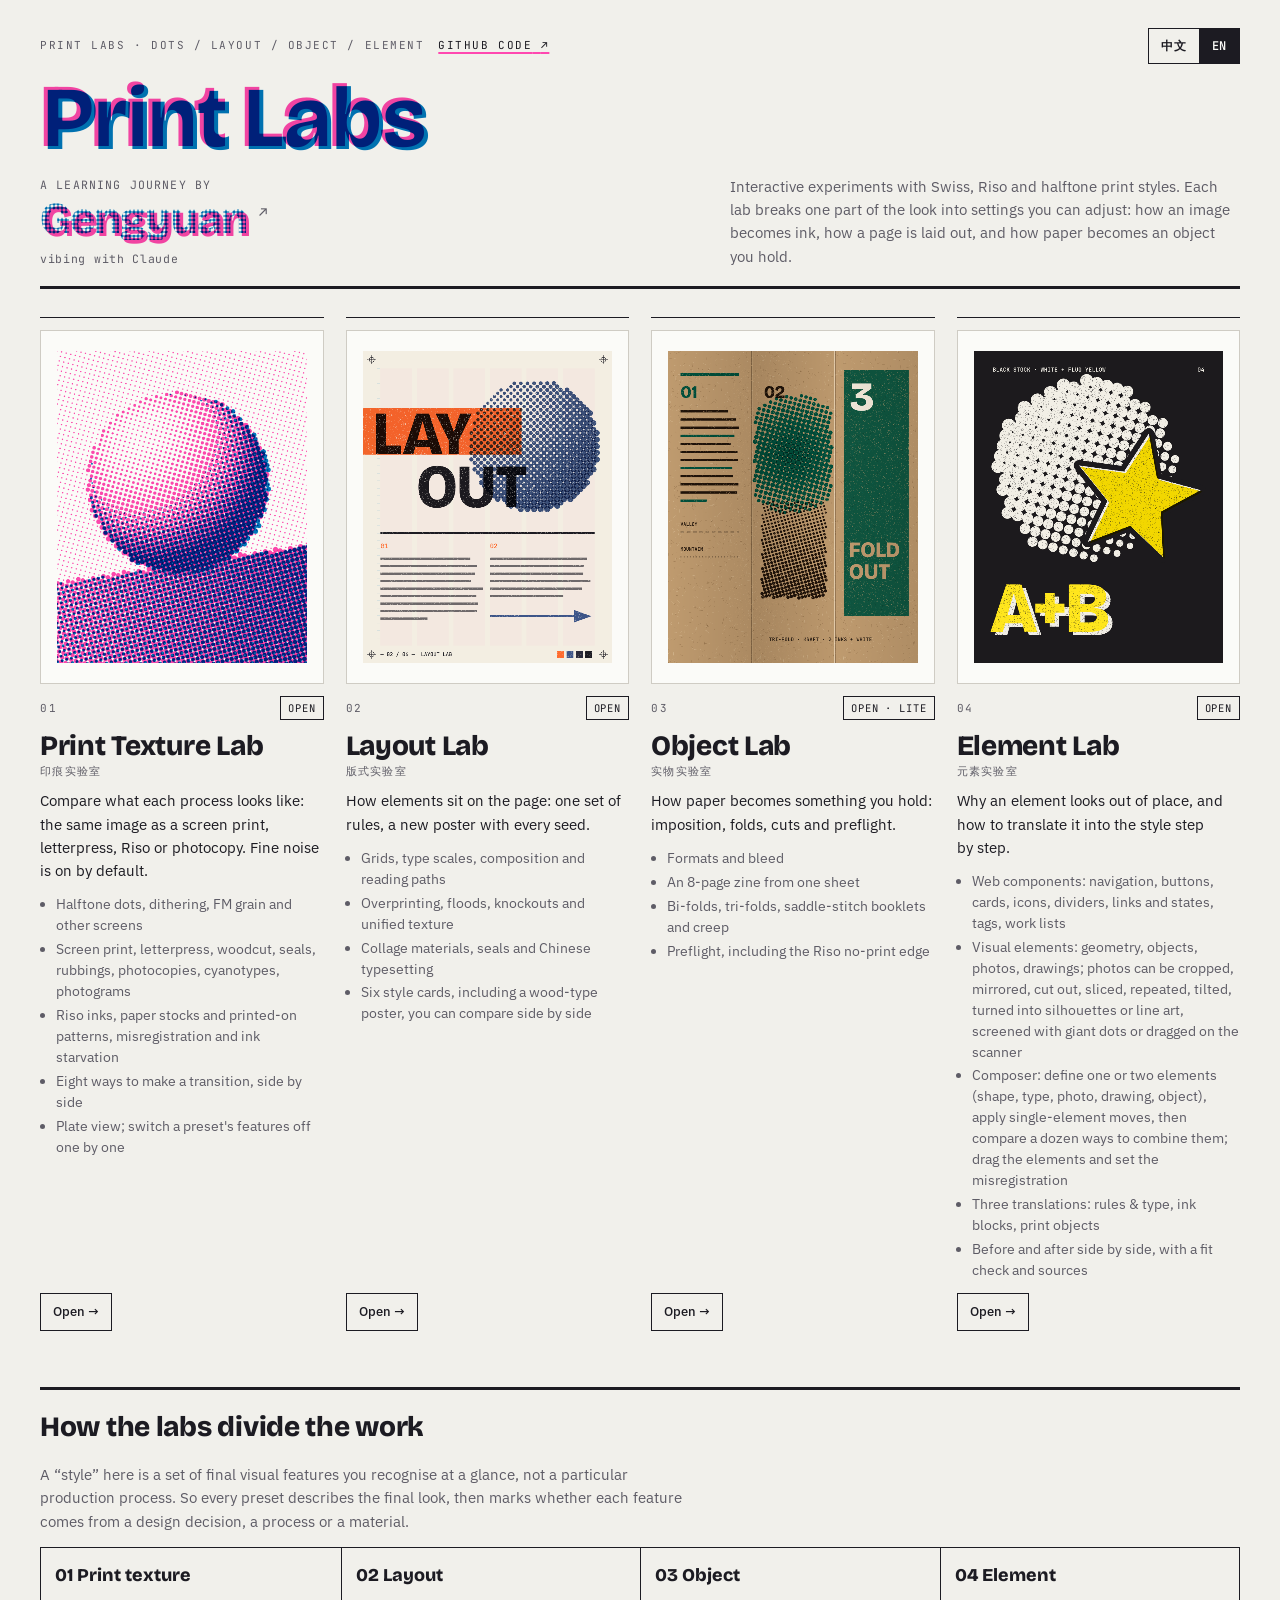
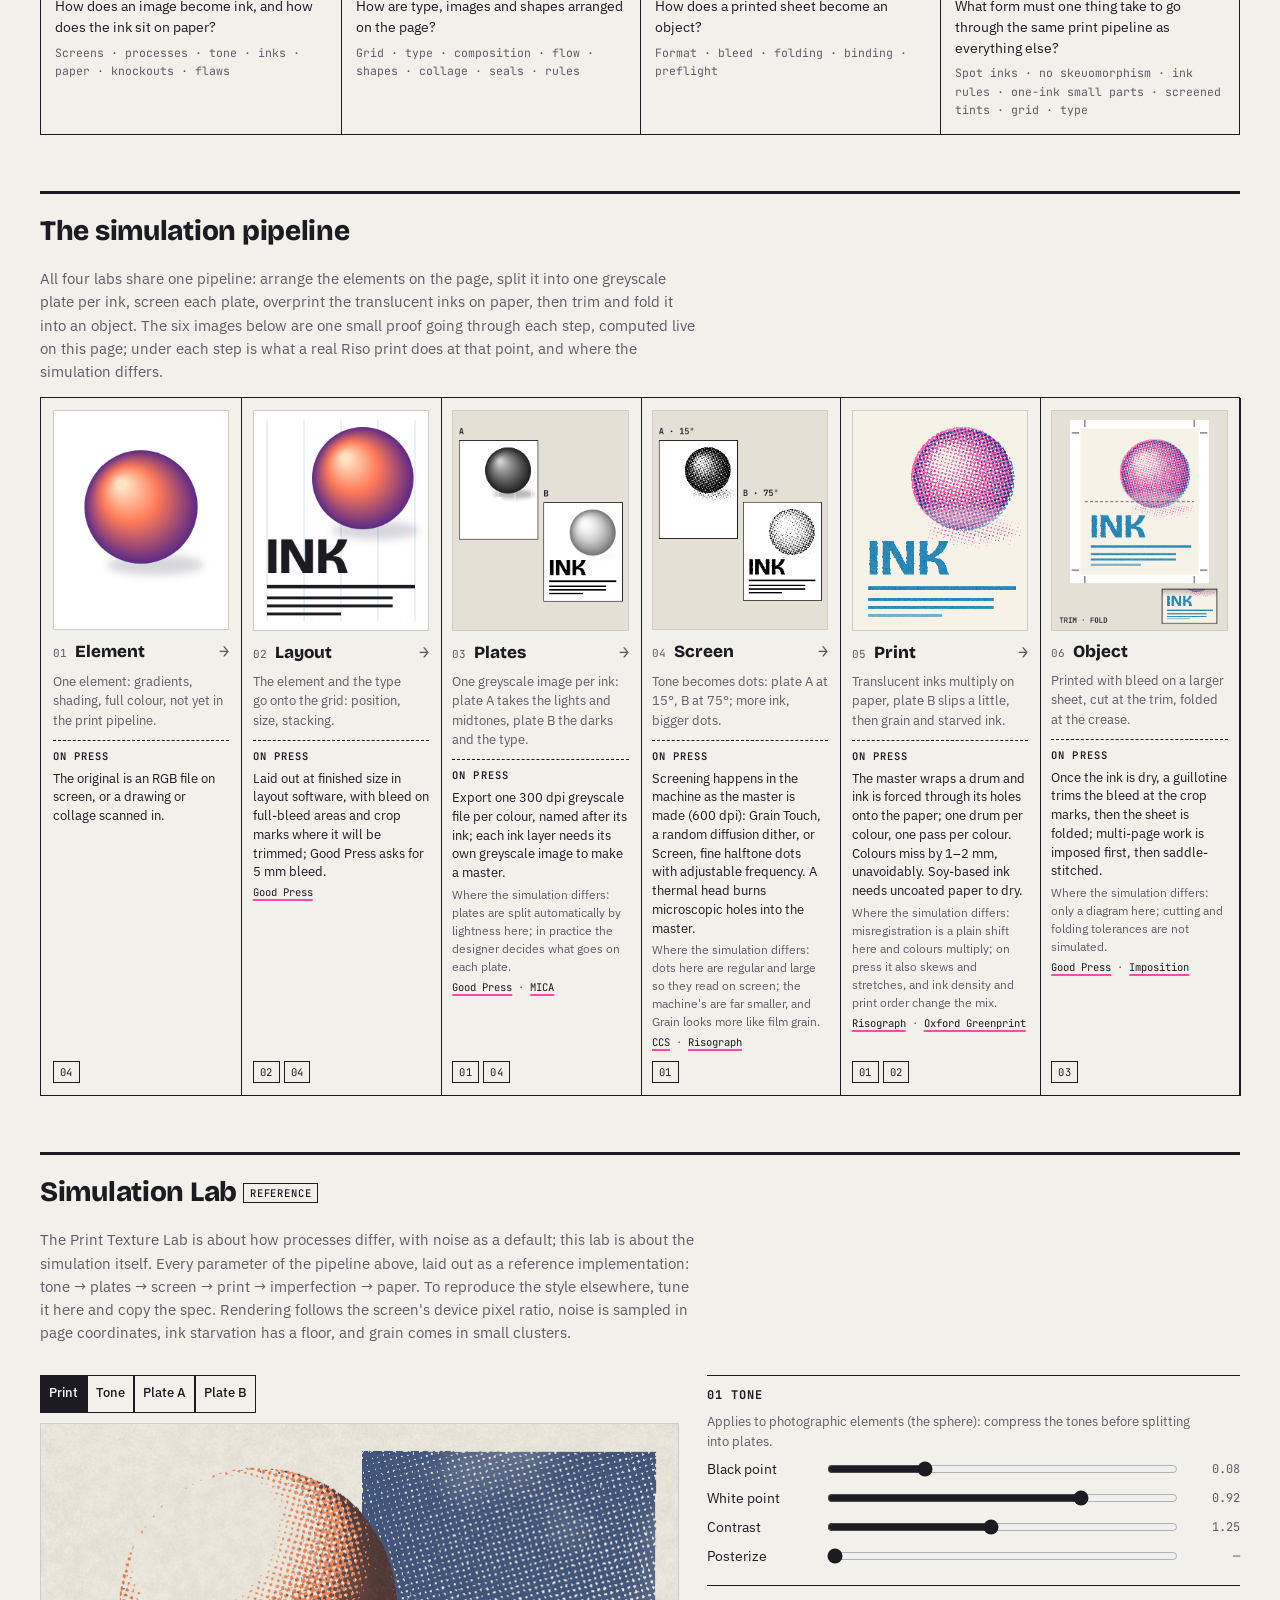
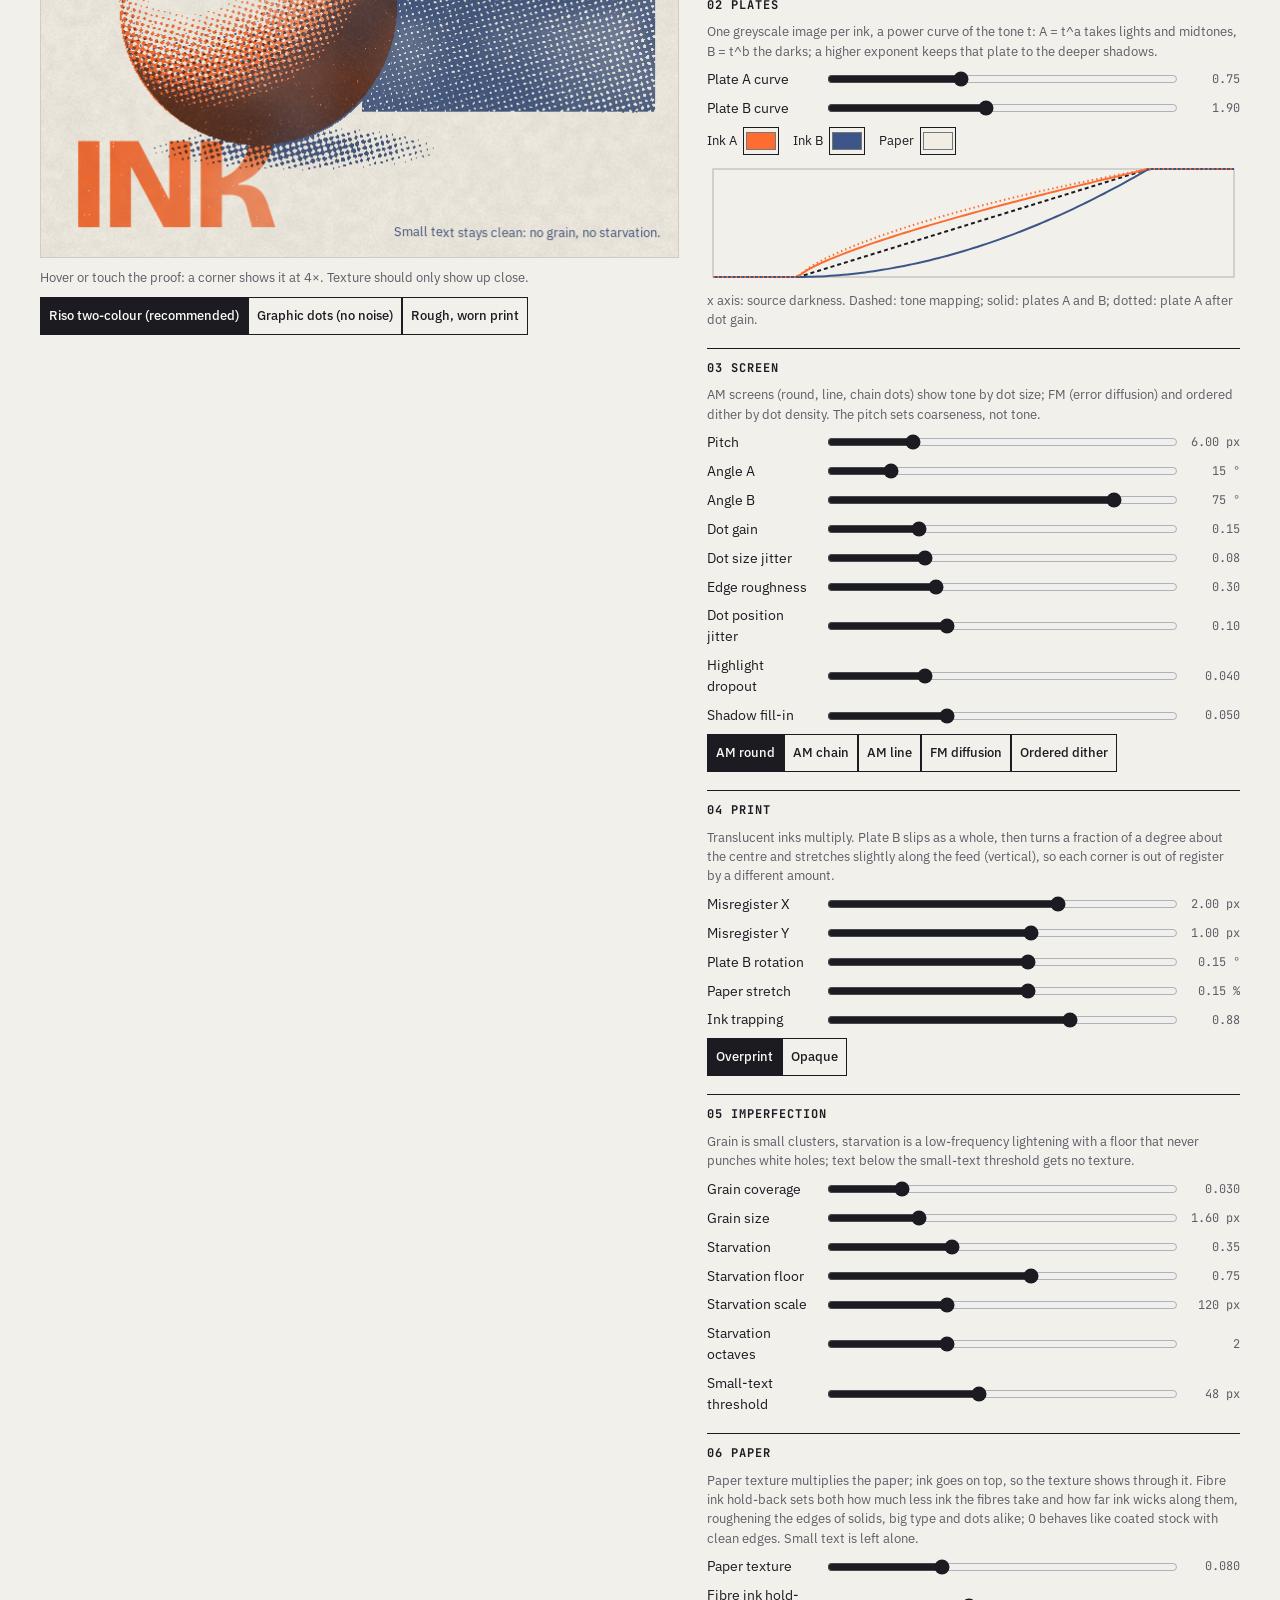
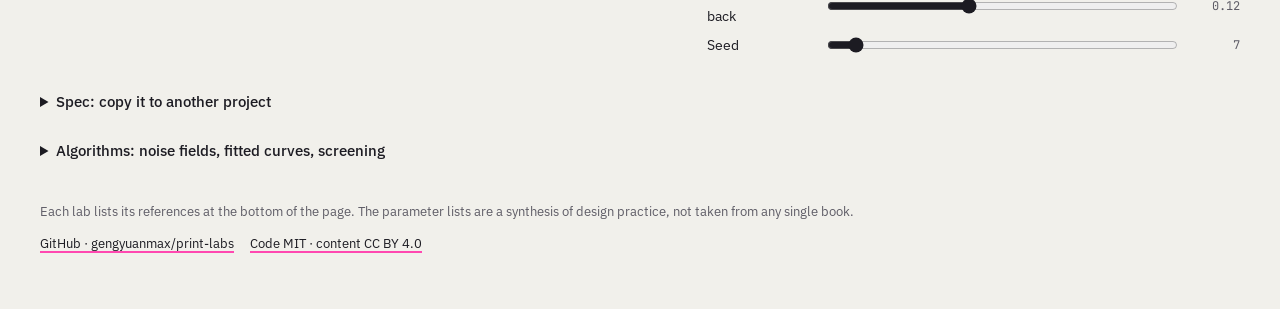
<file: index.html>
<!doctype html>
<html lang="zh-CN">
<head>
<meta charset="utf-8">
<meta name="viewport" content="width=device-width, initial-scale=1, viewport-fit=cover">
<title>印刷实验室</title>
<meta name="description" content="A visual playground for print textures, poster layouts, paper formats and graphic elements. Explore design through interactive experiments.">
<link rel="canonical" href="https://gengyuanmax.github.io/print-labs/">
<meta property="og:type" content="website">
<meta property="og:site_name" content="Print Lab">
<meta property="og:title" content="Print Lab — Interactive Print &amp; Design Experiments">
<meta property="og:description" content="Play with halftones, inks, poster layouts, paper folds and graphic elements. Learn how print-inspired design works by changing it yourself.">
<meta property="og:url" content="https://gengyuanmax.github.io/print-labs/">
<meta property="og:image" content="https://gengyuanmax.github.io/print-labs/assets/social/print-lab-share-en.gif">
<meta property="og:image:type" content="image/gif">
<meta property="og:image:width" content="1200">
<meta property="og:image:height" content="630">
<meta property="og:image:alt" content="Print Lab demo: interactive print textures, poster layouts, paper folding and graphic composition, with English captions.">
<meta property="og:image" content="https://gengyuanmax.github.io/print-labs/assets/social/print-lab-share-en.jpg">
<meta property="og:image:type" content="image/jpeg">
<meta property="og:image:width" content="1200">
<meta property="og:image:height" content="630">
<meta property="og:image:alt" content="Print Texture Lab showing a two-colour Riso experiment and its controls.">
<meta name="twitter:card" content="summary_large_image">
<meta name="twitter:title" content="Print Lab — Interactive Print &amp; Design Experiments">
<meta name="twitter:description" content="A visual playground for print textures, poster layouts, paper formats and graphic elements.">
<meta name="twitter:image" content="https://gengyuanmax.github.io/print-labs/assets/social/print-lab-share-en.jpg">
<meta name="twitter:image:alt" content="Print Texture Lab showing a two-colour Riso experiment and its controls.">
<link rel="preconnect" href="https://fonts.googleapis.com">
<link rel="preconnect" href="https://fonts.gstatic.com" crossorigin>
<link rel="stylesheet" href="https://fonts.googleapis.com/css2?family=Bricolage+Grotesque:opsz,wght@12..96,400;12..96,700;12..96,800&family=IBM+Plex+Sans:wght@400;500;600&family=JetBrains+Mono:wght@400;600&family=Noto+Sans+SC:wght@400;700;900&display=swap">
<style>
/* shared.css — one source for every page in Print Labs: colour tokens, type, masthead, lab grid, controls, notes, references.
   Pages add their own rules after this block. Edit here, then run build.py. */
:root{
  --paper:#F1F0EB;
  --sheet:#FBFBF8;
  --ink:#1C1B22;
  --muted:#5E5C66;
  --rule:#CFCCC4;
  --pink:#FF48B0;
  --blue:#0078BF;
  --display:"Bricolage Grotesque","Noto Sans SC",system-ui,sans-serif;
  --body:"IBM Plex Sans","Noto Sans SC",system-ui,sans-serif;
  --mono:"JetBrains Mono",ui-monospace,"SFMono-Regular",Menlo,monospace;
  color-scheme:light;
}
*{box-sizing:border-box}
[hidden]{display:none!important}
body{margin:0;background:var(--paper);color:var(--ink);font-family:var(--body);font-size:15px;line-height:1.55}
.wrap{max-width:1240px;margin:0 auto;padding-inline:20px;padding-block:28px 56px}
.mast{display:grid;grid-template-columns:minmax(0,1fr) auto;gap:12px 32px;align-items:end;border-bottom:3px solid var(--ink);padding-bottom:18px;margin-bottom:28px}
:root[data-lang="en"] .zh{display:none!important}
:root:not([data-lang="en"]) .en{display:none!important}
.mast-top{grid-column:1/-1;display:flex;justify-content:space-between;align-items:center;gap:12px;flex-wrap:wrap}
.eyebrow{font-family:var(--mono);font-size:11px;letter-spacing:.14em;text-transform:uppercase;color:var(--muted);display:flex;gap:14px;flex-wrap:wrap;align-items:center}
.eyebrow a{color:var(--ink);text-decoration-color:var(--pink);text-decoration-thickness:2px;text-underline-offset:3px}
.langsw{display:inline-flex;border:1.5px solid var(--ink)}
.langsw button{font:600 12px/1 var(--mono);letter-spacing:.06em;padding:8px 12px;min-height:34px;border:0;background:transparent;color:var(--ink);cursor:pointer}
.langsw button + button{border-left:1.5px solid var(--ink)}
.langsw button[aria-pressed="true"]{background:var(--ink);color:var(--sheet)}
.langsw button:hover:not([aria-pressed="true"]){background:rgba(28,27,34,.07)}
.mis{display:grid;margin:0;font-family:var(--display);font-weight:900;font-size:clamp(48px,9vw,112px);line-height:.92;letter-spacing:-.02em;text-wrap:balance}
:root[data-lang="en"] .mis{font-size:clamp(40px,7vw,92px);font-weight:800}
.mis > span{grid-area:1/1;mix-blend-mode:multiply}
.mis > span:first-child{color:var(--pink)}
.mis > span:last-child{color:var(--blue);transform:translate(.045em,.03em)}
.lede{max-width:34em;margin:0;color:var(--muted);text-wrap:pretty}
@media (max-width:760px){.mast{grid-template-columns:1fr}}
.lab{display:grid;grid-template-columns:minmax(0,1.15fr) minmax(0,1fr);gap:32px;align-items:start}
.stage{min-width:0;display:flex;flex-direction:column;gap:14px}
.tip{position:absolute;z-index:30;max-width:320px;padding:10px 12px;background:var(--ink);color:var(--sheet);font-size:12.5px;line-height:1.5;box-shadow:4px 4px 0 var(--pink);pointer-events:none;display:flex;flex-direction:column;gap:5px}
.tip[hidden]{display:none!important}
.tip strong{font-family:var(--mono);font-size:10.5px;letter-spacing:.08em;font-weight:600}
.tip em{font-style:normal;font-family:var(--mono);font-size:10.5px;opacity:.72}
.panel{min-width:0;display:flex;flex-direction:column;gap:22px}
.group{display:flex;flex-direction:column;gap:12px;padding-top:12px;border-top:1.5px solid var(--ink)}
.group h2{margin:0;display:flex;justify-content:space-between;align-items:baseline;font-family:var(--display);font-weight:800;font-size:20px;letter-spacing:-.01em}
.group h2 small{font-family:var(--mono);font-weight:400;font-size:10.5px;letter-spacing:.14em;color:var(--muted)}
.seg button:hover{background:rgba(28,27,34,.07)}
.seg button[aria-pressed="true"]{background:var(--ink);color:var(--sheet)}
.field{display:grid;grid-template-columns:8em minmax(0,1fr) 4em;gap:10px;align-items:center;font-size:13.5px}
.field output{font-family:var(--mono);font-size:12px;text-align:right;font-variant-numeric:tabular-nums;color:var(--muted)}
.field input[type=range]{width:100%;accent-color:var(--ink)}
.sw{display:flex;flex-wrap:wrap;gap:6px}
.sw button{width:28px;height:28px;border:1.5px solid rgba(0,0,0,.18);cursor:pointer;padding:0}
.sw button[aria-pressed="true"]{outline:2.5px solid var(--ink);outline-offset:2px}
.btn{display:inline-flex;align-items:center;justify-content:center;gap:6px;font:500 13px var(--body);padding:8px 12px;border:1.5px solid var(--ink);background:transparent;color:var(--ink);cursor:pointer;min-height:38px}
.btn:hover{background:rgba(28,27,34,.07)}
.btn[aria-pressed="true"]{background:var(--ink);color:var(--sheet)}
button:focus-visible,input:focus-visible,textarea:focus-visible,label.btn:focus-within{outline:2.5px solid var(--blue);outline-offset:2px}
.refs{margin-top:48px;border-top:3px solid var(--ink);padding-top:16px}
.refs li > *{display:block}
.refs a{color:var(--ink);text-decoration-color:var(--pink);text-decoration-thickness:2px;text-underline-offset:3px;overflow-wrap:anywhere}
.seg button{font:500 13px/1.25 var(--body);padding:7px 8px;border:1.5px solid var(--ink);background:transparent;color:var(--ink);cursor:pointer;min-height:38px}
.hint,.note{font-size:12.5px;color:var(--muted);margin:0;text-wrap:pretty}

/* Hub: the same proof-sheet identity as the labs. Three numbered "plates", one per lab, each with a small live proof. */
/* byline: the name printed on two plates — a solid pink plate under a halftone blue plate — that drift apart on hover */
.ttl{display:flex;flex-direction:column;gap:18px;min-width:0}
.byline{display:flex;flex-direction:column;gap:4px;margin:0}
.by1,.by3{font-family:var(--mono);font-size:11.5px;letter-spacing:.1em;text-transform:uppercase;color:var(--muted)}
.by3{text-transform:none;letter-spacing:.06em}
.name{align-self:flex-start;display:inline-flex;align-items:flex-start;gap:6px;color:var(--ink);text-decoration:none}
.name .nm{display:inline-grid;font-family:var(--display);font-weight:800;font-size:44px;line-height:.95;letter-spacing:-.02em;padding:0 6px 6px 0}
.name .nm > span{grid-area:1/1}
.name .p1{color:var(--pink);transform:translate(3px,3px);mix-blend-mode:multiply;transition:transform .25s cubic-bezier(.2,.8,.2,1)}
.name .p2{color:transparent;background:radial-gradient(circle, var(--blue) 0 1.45px, transparent 1.75px) 0 0/4px 4px;-webkit-background-clip:text;background-clip:text;mix-blend-mode:multiply}
.name .arr{font-family:var(--mono);font-size:14px;color:var(--muted);margin-top:4px;transition:transform .25s ease}
.name:hover .p1,.name:focus-visible .p1{transform:translate(7px,5px)}
.name:hover .arr{transform:translate(2px,-2px);color:var(--ink)}
.name:focus-visible{outline:2.5px solid var(--blue);outline-offset:4px}
@media (prefers-reduced-motion:reduce){.name .p1,.name .arr{transition:none}}
.labs{display:grid;grid-template-columns:repeat(4,minmax(0,1fr));gap:22px}
@media (max-width:1100px){.labs{grid-template-columns:repeat(2,minmax(0,1fr))}}
@media (max-width:640px){.labs{grid-template-columns:minmax(0,1fr)}.labcard .proofbox{aspect-ratio:1}}
.labcard{display:flex;flex-direction:column;gap:12px;color:var(--ink);text-decoration:none;border-top:1.5px solid var(--ink);padding-top:12px;min-width:0}
.labcard .proofbox{position:relative;background:var(--sheet);border:1px solid var(--rule);padding:16px;aspect-ratio:4/5;display:flex;align-items:center;justify-content:center;overflow:hidden}
.labcard .proofbox > *{width:100%;height:100%;display:block}
.labcard .proofbox canvas{object-fit:contain}
a.labcard:hover .proofbox{border-color:var(--ink)}
a.labcard:hover .go{background:var(--ink);color:var(--sheet)}
a.labcard:focus-visible{outline:2.5px solid var(--blue);outline-offset:4px}
.lhead{display:flex;justify-content:space-between;align-items:baseline;gap:10px}
.num{font-family:var(--mono);font-size:11px;letter-spacing:.14em;color:var(--muted)}
.status{font-family:var(--mono);font-size:10.5px;letter-spacing:.08em;text-transform:uppercase;border:1.5px solid var(--ink);padding:3px 7px}
.status.soon{border-style:dashed;color:var(--muted);border-color:var(--muted)}
.labcard h2{margin:0;font-family:var(--display);font-weight:800;font-size:28px;line-height:1.05;letter-spacing:-.01em}
.labcard h2 small{display:block;font-family:var(--mono);font-weight:400;font-size:11px;letter-spacing:.12em;text-transform:uppercase;color:var(--muted);margin-top:4px}
.labcard p{margin:0;text-wrap:pretty}
.labcard ul{margin:0;padding-left:1.15em;display:flex;flex-direction:column;gap:3px;font-size:13.5px;color:var(--muted)}
.go{align-self:flex-start;margin-top:auto}
.labcard.soon{color:var(--muted)}
.labcard.soon .proofbox{opacity:.75}
.split{margin-top:56px;border-top:3px solid var(--ink);padding-top:16px;display:flex;flex-direction:column;gap:14px}
.split h2{margin:0;font-family:var(--display);font-weight:800;font-size:28px;letter-spacing:-.01em}
.split > p{margin:0;max-width:44em;color:var(--muted);text-wrap:pretty}
.layers{display:grid;grid-template-columns:repeat(4,minmax(0,1fr));border:1.5px solid var(--ink)}
@media (max-width:980px){.layers{grid-template-columns:repeat(2,minmax(0,1fr))}.layer:nth-child(3){border-left:0}.layer:nth-child(n+3){border-top:1.5px solid var(--ink)}}
@media (max-width:760px){.layers{grid-template-columns:minmax(0,1fr)}}
.layer{padding:14px;display:flex;flex-direction:column;gap:6px;font-size:13.5px;min-width:0}
.layer + .layer{border-left:1.5px solid var(--ink)}
@media (max-width:760px){.layer + .layer{border-left:0;border-top:1.5px solid var(--ink)}}
.layer b{font-family:var(--display);font-weight:800;font-size:18px}
.layer .q{color:var(--ink)}
.layer .k{font-family:var(--mono);font-size:11.5px;color:var(--muted);line-height:1.6}
.pipe{display:grid;grid-template-columns:repeat(6,minmax(0,1fr));gap:0;border:1.5px solid var(--ink);counter-reset:st}
@media (max-width:1100px){.pipe{grid-template-columns:repeat(3,minmax(0,1fr))}}
@media (max-width:640px){.pipe{grid-template-columns:repeat(2,minmax(0,1fr))}}
.stage-c{position:relative;display:flex;flex-direction:column;gap:6px;padding:12px;min-width:0;border-right:1.5px solid var(--ink);border-bottom:1.5px solid var(--ink);margin:0 -1.5px -1.5px 0}
.stage-c canvas{display:block;width:100%;height:auto;aspect-ratio:4/5;background:var(--sheet);border:1px solid var(--rule)}
.stage-c h3{margin:2px 0 0;font-family:var(--display);font-weight:800;font-size:17px;display:flex;align-items:baseline;gap:8px}
.stage-c h3 i{font-style:normal;font-family:var(--mono);font-weight:400;font-size:11px;color:var(--muted)}
.stage-c h3::after{content:"→";margin-left:auto;font-family:var(--mono);font-weight:400;color:var(--muted)}
.stage-c:last-child h3::after{content:""}
.stage-c p{margin:0;font-size:12.5px;color:var(--muted);text-wrap:pretty}
.stage-c .real{display:flex;flex-direction:column;gap:4px;margin-top:4px;padding-top:8px;border-top:1.5px dashed var(--ink);font-size:12.5px;line-height:1.5}
.stage-c .real b{font-family:var(--mono);font-weight:600;font-size:10.5px;letter-spacing:.1em;text-transform:uppercase}
.stage-c .real em{font-style:normal;color:var(--muted);font-size:12px}
.stage-c .real small{font-family:var(--mono);font-size:10.5px;color:var(--muted)}
.stage-c .real a{color:var(--ink);text-decoration-color:var(--pink);text-decoration-thickness:2px;text-underline-offset:3px}
.stage-c .labs-of{display:flex;flex-wrap:wrap;gap:4px;margin-top:auto;padding-top:4px}
.stage-c .labs-of a{font-family:var(--mono);font-size:10.5px;letter-spacing:.04em;padding:2px 6px;border:1.5px solid var(--ink);color:var(--ink);text-decoration:none}
.stage-c .labs-of a:hover{background:var(--ink);color:var(--sheet)}
.foot{margin-top:40px;display:flex;justify-content:space-between;gap:12px;flex-wrap:wrap;font-size:12.5px;color:var(--muted)}
.foot a{color:var(--ink);text-decoration-color:var(--pink);text-decoration-thickness:2px;text-underline-offset:3px}
.simlab .tag{font-family:var(--mono);font-size:10.5px;letter-spacing:.08em;padding:2px 6px;border:1.5px solid var(--ink);vertical-align:middle;font-weight:500}
.simgrid{display:grid;grid-template-columns:minmax(0,1.2fr) minmax(0,1fr);gap:28px;margin-top:16px;align-items:start}
.simstage{display:flex;flex-direction:column;gap:10px;position:sticky;top:12px}
.simwrap{position:relative}
#simCanvas{display:block;width:100%;border:1px solid var(--rule)}
#simLoupe{position:absolute;right:8px;top:8px;width:200px;height:200px;border:1.5px solid var(--ink);background:var(--sheet);opacity:0;transition:opacity .15s;pointer-events:none}
.simpanel{display:flex;flex-direction:column;gap:18px}
.simgroup{display:flex;flex-direction:column;gap:8px;border-top:1.5px solid var(--ink);padding-top:10px}
.simgroup h3{font-family:var(--mono);font-size:12px;letter-spacing:.08em;text-transform:uppercase;margin:0}
.simcolors{display:flex;flex-wrap:wrap;gap:14px;font-size:13px}
.simcolors label{display:flex;align-items:center;gap:6px}
.simcolors input{width:36px;height:28px;border:1.5px solid var(--ink);padding:0;background:none}
.simspec{margin-top:20px}
#simCurve{display:block;width:100%;height:120px;color:var(--ink)}
.simalgo{margin-top:12px}
.simalgo h3{font-family:var(--mono);font-size:12px;letter-spacing:.08em;text-transform:uppercase;margin:16px 0 6px}
.simalgo pre{font:12px/1.6 var(--mono);white-space:pre-wrap;overflow-wrap:anywhere;margin:0;padding:10px;border:1px solid var(--rule)}
.simalgo a{color:var(--ink);text-decoration-color:var(--pink);text-decoration-thickness:2px;text-underline-offset:3px}
.simspec summary{cursor:pointer;font-weight:500}
.simspec textarea{display:block;width:100%;box-sizing:border-box;margin:10px 0;font:12px/1.5 var(--mono);border:1px solid var(--rule);background:transparent;color:var(--ink);padding:10px;resize:vertical}
@media (max-width:900px){.simgrid{grid-template-columns:1fr}.simstage{position:static}#simLoupe{width:140px;height:140px}}
</style>

</head>
<body>
<div class="wrap">
  <header class="mast">
    <div class="mast-top">
      <div class="eyebrow"><span>Print labs · <span class="zh">网点 / 版式 / 实物 / 元素</span><span class="en">Dots / Layout / Object / Element</span></span><a href="https://github.com/gengyuanmax/print-labs" target="_blank" rel="noopener"><span class="zh">GitHub 源码</span><span class="en">GitHub code</span> <span aria-hidden="true">↗</span></a></div>
      <div class="langsw" role="group" aria-label="Language / 语言">
        <button type="button" data-setlang="zh" lang="zh-CN">中文</button>
        <button type="button" data-setlang="en" lang="en">EN</button>
      </div>
    </div>
    <div class="ttl">
      <h1 class="mis"><span aria-hidden="true"><span class="zh">印刷实验室</span><span class="en">Print Labs</span></span><span><span class="zh">印刷实验室</span><span class="en">Print Labs</span></span></h1>
      <p class="byline">
        <span class="by1"><span class="zh">设计学习笔记 · 作者</span><span class="en">A learning journey by</span></span>
        <a class="name" href="https://gengyuanmax.github.io/" target="_blank" rel="noopener" aria-label="Gengyuan — personal homepage"><span class="nm" aria-hidden="true"><span class="p1">Gengyuan</span><span class="p2">Gengyuan</span></span><span class="arr" aria-hidden="true">↗</span></a>
        <span class="by3">vibing with Claude</span>
      </p>
    </div>
    <p class="lede"><span class="zh">从瑞士风格的版式、Riso 孔版印刷到半色调网点，通过交互实验了解设计与印刷。四个实验室分别探索图像的印刷质感、图文编排、纸张的折叠与装订，以及网页组件的风格改造。</span><span class="en">Interactive experiments with Swiss, Riso and halftone print styles. Each lab breaks one part of the look into settings you can adjust: how an image becomes ink, how a page is laid out, and how paper becomes an object you hold.</span></p>
  </header>

  <main class="labs">
    <a class="labcard" data-page="print" href="print.html">
      <div class="proofbox"><canvas id="pvPrint" width="480" height="600" aria-hidden="true"></canvas></div>
      <div class="lhead"><span class="num">01</span><span class="status"><span class="zh">可用</span><span class="en">Open</span></span></div>
      <h2><span class="zh">印痕实验室</span><span class="en">Print Texture Lab</span><small><span class="zh">Print texture lab</span><span class="en">印痕实验室</span></small></h2>
      <p><span class="zh">比较不同工艺的面貌：同一张图用丝网、凸版、Riso、复印印出来分别是什么样。细节噪声作为默认效果自动开启。</span><span class="en">Compare what each process looks like: the same image as a screen print, letterpress, Riso or photocopy. Fine noise is on by default.</span></p>
      <ul>
        <li><span class="zh">调幅加网、调频加网、抖动等图像处理方式</span><span class="en">Halftone dots, dithering, FM grain and other screens</span></li>
        <li><span class="zh">丝网、凸版、木刻、印章、拓印、复印、蓝晒、物影摄影</span><span class="en">Screen print, letterpress, woodcut, seals, rubbings, photocopies, cyanotypes, photograms</span></li>
        <li><span class="zh">Riso 油墨、纸张与纸面图案、套色错位和缺墨</span><span class="en">Riso inks, paper stocks and printed-on patterns, misregistration and ink starvation</span></li>
        <li><span class="zh">并排比较八种颜色过渡方式</span><span class="en">Eight ways to make a transition, side by side</span></li>
        <li><span class="zh">查看各色印版，逐项开关预设效果</span><span class="en">Plate view; switch a preset's features off one by one</span></li>
      </ul>
      <span class="btn go"><span class="zh">打开 →</span><span class="en">Open →</span></span>
    </a>

    <a class="labcard" data-page="layout" href="layout.html">
      <div class="proofbox"><canvas id="pvLayout" width="800" height="1000" aria-hidden="true"></canvas></div>
      <div class="lhead"><span class="num">02</span><span class="status"><span class="zh">可用</span><span class="en">Open</span></span></div>
      <h2><span class="zh">版式实验室</span><span class="en">Layout Lab</span><small><span class="zh">Layout lab</span><span class="en">版式实验室</span></small></h2>
      <p><span class="zh">调整文字、图像和形状的编排；点击“换一张”，按同一套规则生成新的海报。</span><span class="en">How elements sit on the page: one set of rules, a new poster with every seed.</span></p>
      <ul>
        <li><span class="zh">网格、字号比例、构图和阅读路径</span><span class="en">Grids, type scales, composition and reading paths</span></li>
        <li><span class="zh">油墨叠印、满版底色、图像挖空与统一的印刷质感</span><span class="en">Overprinting, floods, knockouts and unified texture</span></li>
        <li><span class="zh">拼贴材料、印章、中文排印</span><span class="en">Collage materials, seals and Chinese typesetting</span></li>
        <li><span class="zh">六种风格预设（含木活字海报），附说明和对比功能</span><span class="en">Six style cards, including a wood-type poster, you can compare side by side</span></li>
      </ul>
      <span class="btn go"><span class="zh">打开 →</span><span class="en">Open →</span></span>
    </a>

    <a class="labcard" data-page="object" href="object.html">
      <div class="proofbox"><canvas id="pvObject" width="800" height="1000" aria-hidden="true"></canvas></div>
      <div class="lhead"><span class="num">03</span><span class="status"><span class="zh">可用 · 简版</span><span class="en">Open · lite</span></span></div>
      <h2><span class="zh">实物实验室</span><span class="en">Object Lab</span><small><span class="zh">Object lab</span><span class="en">实物实验室</span></small></h2>
      <p><span class="zh">从平面稿到印刷成品：了解拼版、折页、裁切和印前检查。</span><span class="en">How paper becomes something you hold: imposition, folds, cuts and preflight.</span></p>
      <ul>
        <li><span class="zh">成品尺寸与出血</span><span class="en">Formats and bleed</span></li>
        <li><span class="zh">用一张纸折成 8 页小册子（zine）</span><span class="en">An 8-page zine from one sheet</span></li>
        <li><span class="zh">对折页、三折页、骑马钉小册子与爬移</span><span class="en">Bi-folds, tri-folds, saddle-stitch booklets and creep</span></li>
        <li><span class="zh">印前检查与 Riso 纸边的不可印区域</span><span class="en">Preflight, including the Riso no-print edge</span></li>
      </ul>
      <span class="btn go"><span class="zh">打开 →</span><span class="en">Open →</span></span>
    </a>

    <a class="labcard" data-page="element" href="element.html">
      <div class="proofbox"><canvas id="pvElement" width="800" height="1000" aria-hidden="true"></canvas></div>
      <div class="lhead"><span class="num">04</span><span class="status"><span class="zh">可用</span><span class="en">Open</span></span></div>
      <h2><span class="zh">元素实验室</span><span class="en">Element Lab</span><small><span class="zh">Element lab</span><span class="en">元素实验室</span></small></h2>
      <p><span class="zh">调整网页组件、图形和照片，让它们与页面风格协调。</span><span class="en">Why an element looks out of place, and how to translate it into the style step by step.</span></p>
      <ul>
        <li><span class="zh">网页组件：导航、按钮、卡片、图标、分隔线、链接与状态、标签、作品列表</span><span class="en">Web components: navigation, buttons, cards, icons, dividers, links and states, tags, work lists</span></li>
        <li><span class="zh">视觉元素：几何图形、实物、照片、手绘；照片支持裁切、镜像、去底、条带错位、重复、倾斜、剪影或线稿、放大网点和扫描拖影</span><span class="en">Visual elements: geometry, objects, photos, drawings; photos can be cropped, mirrored, cut out, sliced, repeated, tilted, turned into silhouettes or line art, screened with giant dots or dragged on the scanner</span></li>
        <li><span class="zh">组合台：编辑形状、文字、照片等元素，比较 13 种组合方式；支持拖动位置和调整套色偏差</span><span class="en">Composer: define one or two elements (shape, type, photo, drawing, object), apply single-element moves, then compare a dozen ways to combine them; drag the elements and set the misregistration</span></li>
        <li><span class="zh">三种改造方案：线条与文字、色块、纸品造型</span><span class="en">Three translations: rules &amp; type, ink blocks, print objects</span></li>
        <li><span class="zh">对照改造前后效果，查看调整步骤与参考来源</span><span class="en">Before and after side by side, with a fit check and sources</span></li>
      </ul>
      <span class="btn go"><span class="zh">打开 →</span><span class="en">Open →</span></span>
    </a>
  </main>

  <section class="split" data-aria-zh="四个实验室各看什么" data-aria-en="How the labs divide the work">
    <h2><span class="zh">四个实验室各看什么</span><span class="en">How the labs divide the work</span></h2>
    <p><span class="zh">一种视觉风格往往由设计、工艺和材料共同形成。预设先展示效果，再说明网点、配色、错位或纸纹各自从何而来，方便你逐项调整、比较。</span><span class="en">A “style” here is a set of final visual features you recognise at a glance, not a particular production process. So every preset describes the final look, then marks whether each feature comes from a design decision, a process or a material.</span></p>
    <div class="layers">
      <div class="layer"><b><span class="zh">01 印痕</span><span class="en">01 Print texture</span></b><span class="q"><span class="zh">网点、油墨和纸张如何影响图像？</span><span class="en">How does an image become ink, and how does the ink sit on paper?</span></span><span class="k"><span class="zh">加网 · 工艺 · 影调 · 油墨 · 纸张 · 反白 · 瑕疵</span><span class="en">Screens · processes · tone · inks · paper · knockouts · flaws</span></span></div>
      <div class="layer"><b><span class="zh">02 版式</span><span class="en">02 Layout</span></b><span class="q"><span class="zh">如何编排文字、图像和形状？</span><span class="en">How are type, images and shapes arranged on the page?</span></span><span class="k"><span class="zh">网格 · 字体 · 构图 · 动线 · 形状 · 拼贴 · 印章 · 规则</span><span class="en">Grid · type · composition · flow · shapes · collage · seals · rules</span></span></div>
      <div class="layer"><b><span class="zh">03 实物</span><span class="en">03 Object</span></b><span class="q"><span class="zh">纸张如何折叠、裁切和装订成册？</span><span class="en">How does a printed sheet become an object?</span></span><span class="k"><span class="zh">画幅 · 出血 · 折页 · 装订 · 印前检查</span><span class="en">Format · bleed · folding · binding · preflight</span></span></div>
      <div class="layer"><b><span class="zh">04 元素</span><span class="en">04 Element</span></b><span class="q"><span class="zh">如何让组件、图形和照片融入整体的印刷风格？</span><span class="en">What form must one thing take to go through the same print pipeline as everything else?</span></span><span class="k"><span class="zh">专色 · 造型 · 线条 · 单色图标 · 网点 · 对齐 · 字体</span><span class="en">Spot inks · no skeuomorphism · ink rules · one-ink small parts · screened tints · grid · type</span></span></div>
    </div>
  </section>

  <section class="split" data-aria-zh="从原稿到成品" data-aria-en="The simulation pipeline">
    <h2><span class="zh">从原稿到成品</span><span class="en">The simulation pipeline</span></h2>
    <p><span class="zh">从设计到印刷成品，通常要经过原稿准备、排版、分色、加网、印刷和印后加工。下面以一张双色小样演示这六个阶段，图像由页面实时生成。每一步都附有实际 Riso 制作流程的说明，并指出本页模拟做了哪些简化；编号链接可进入相应实验室。</span><span class="en">All four labs share one pipeline: arrange the elements on the page, split it into one greyscale plate per ink, screen each plate, overprint the translucent inks on paper, then trim and fold it into an object. The six images below are one small proof going through each step, computed live on this page; under each step is what a real Riso print does at that point, and where the simulation differs.</span></p>
    <div class="pipe">
      <div class="stage-c"><canvas id="pp1" width="240" height="300" aria-hidden="true"></canvas><h3><i>01</i><span class="zh">元素</span><span class="en">Element</span></h3><p><span class="zh">准备原始图像，保留全彩、渐变和明暗层次，尚未进行分色。</span><span class="en">One element: gradients, shading, full colour, not yet in the print pipeline.</span></p><div class="real"><b><span class="zh">实际制作</span><span class="en">On press</span></b><span><span class="zh">原稿可以是 RGB 数字图像，也可以是手绘或拼贴作品的扫描件。</span><span class="en">The original is an RGB file on screen, or a drawing or collage scanned in.</span></span></div><div class="labs-of"><a data-page="element" href="element.html">04</a></div></div>
      <div class="stage-c"><canvas id="pp2" width="240" height="300" aria-hidden="true"></canvas><h3><i>02</i><span class="zh">排版</span><span class="en">Layout</span></h3><p><span class="zh">按网格编排图像与文字，确定位置、大小和叠放顺序。</span><span class="en">The element and the type go onto the grid: position, size, stacking.</span></p><div class="real"><b><span class="zh">实际制作</span><span class="en">On press</span></b><span><span class="zh">按成品尺寸排版，将延伸到纸边的图像向裁切线外扩展，留出出血，并添加裁切标记。例如 Good Press 要求满版设计预留 5 mm 出血。</span><span class="en">Laid out at finished size in layout software, with bleed on full-bleed areas and crop marks where it will be trimmed; Good Press asks for 5 mm bleed.</span></span><small><a href="https://goodpress.co.uk/pages/file-preparation" target="_blank" rel="noopener">Good Press</a></small></div><div class="labs-of"><a data-page="layout" href="layout.html">02</a><a data-page="element" href="element.html">04</a></div></div>
      <div class="stage-c"><canvas id="pp3" width="240" height="300" aria-hidden="true"></canvas><h3><i>03</i><span class="zh">分版</span><span class="en">Plates</span></h3><p><span class="zh">每种油墨对应一张灰度分色稿。本例用 A 版表现亮部与中间调，B 版表现暗部和文字。</span><span class="en">One greyscale image per ink: plate A takes the lights and midtones, plate B the darks and the type.</span></p><div class="real"><b><span class="zh">实际制作</span><span class="en">On press</span></b><span><span class="zh">每种油墨分别准备灰度分色稿，用于制作对应的版纸。Good Press 要求文件为 300 dpi，并在文件名中注明油墨颜色。</span><span class="en">Export one 300 dpi greyscale file per colour, named after its ink; each ink layer needs its own greyscale image to make a master.</span></span><em><span class="zh">本页简化：按亮度自动分成两版；实际制作中，各色版的内容由设计师根据效果安排。</span><span class="en">Where the simulation differs: plates are split automatically by lightness here; in practice the designer decides what goes on each plate.</span></em><small><a href="https://goodpress.co.uk/pages/file-preparation" target="_blank" rel="noopener">Good Press</a> · <a href="https://www.mica.edu/campus-life-and-resources/places-and-spaces/maker-spaces-fabrication-studios/printmaking-studio/risograph-file-prep/" target="_blank" rel="noopener">MICA</a></small></div><div class="labs-of"><a data-page="print" href="print.html">01</a><a data-page="element" href="element.html">04</a></div></div>
      <div class="stage-c"><canvas id="pp4" width="240" height="300" aria-hidden="true"></canvas><h3><i>04</i><span class="zh">加网</span><span class="en">Screen</span></h3><p><span class="zh">用网点大小表现明暗。本例 A 版网角为 15°，B 版为 75°，颜色越深，网点越大。</span><span class="en">Tone becomes dots: plate A at 15°, B at 75°; more ink, bigger dots.</span></p><div class="real"><b><span class="zh">实际制作</span><span class="en">On press</span></b><span><span class="zh">设备在制版时将图像转换为微小的印刷点，再由热敏头在版纸（master）上形成微孔。加网模式、网线数和制版分辨率取决于设备与设置。</span><span class="en">Screening happens in the machine as the master is made (600 dpi): Grain Touch, a random diffusion dither, or Screen, fine halftone dots with adjustable frequency. A thermal head burns microscopic holes into the master.</span></span><em><span class="zh">本页简化：用放大的规则圆点方便观察；实际印刷的网点通常更细，随机加网则呈现颗粒状效果。</span><span class="en">Where the simulation differs: dots here are regular and large so they read on screen; the machine's are far smaller, and Grain looks more like film grain.</span></em><small><a href="https://campus.collegeforcreativestudies.edu/imaging-center/?p=3490" target="_blank" rel="noopener">CCS</a> · <a href="https://en.wikipedia.org/wiki/Risograph" target="_blank" rel="noopener">Risograph</a></small></div><div class="labs-of"><a data-page="print" href="print.html">01</a></div></div>
      <div class="stage-c"><canvas id="pp5" width="240" height="300" aria-hidden="true"></canvas><h3><i>05</i><span class="zh">印刷</span><span class="en">Print</span></h3><p><span class="zh">用正片叠底模拟油墨叠印，将 B 版稍作偏移，再加入颗粒和缺墨效果。</span><span class="en">Translucent inks multiply on paper, plate B slips a little, then grain and starved ink.</span></p><div class="real"><b><span class="zh">实际制作</span><span class="en">On press</span></b><span><span class="zh">版纸包覆在油墨滚筒上，油墨穿过微孔印到纸面，各色分别制版后套印。Riso 通常使用吸墨性较好的非涂布纸；Oxford Greenprint 提醒设计时考虑约 1–2 mm 的套色偏差。</span><span class="en">The master wraps a drum and ink is forced through its holes onto the paper; one drum per colour, one pass per colour. Colours miss by 1–2 mm, unavoidably. Soy-based ink needs uncoated paper to dry.</span></span><em><span class="zh">本页简化：套色偏差只用整体平移表现，混色采用正片叠底。实际还可能出现倾斜或伸缩，油墨特性、墨量和印刷顺序也会影响颜色。</span><span class="en">Where the simulation differs: misregistration is a plain shift here and colours multiply; on press it also skews and stretches, and ink density and print order change the mix.</span></em><small><a href="https://en.wikipedia.org/wiki/Risograph" target="_blank" rel="noopener">Risograph</a> · <a href="https://oxfordgreenprint.com/home/design-for-riso/" target="_blank" rel="noopener">Oxford Greenprint</a></small></div><div class="labs-of"><a data-page="print" href="print.html">01</a><a data-page="layout" href="layout.html">02</a></div></div>
      <div class="stage-c"><canvas id="pp6" width="240" height="300" aria-hidden="true"></canvas><h3><i>06</i><span class="zh">成品</span><span class="en">Object</span></h3><p><span class="zh">在较大的纸张上印刷并预留出血，按裁切线裁到成品尺寸，再沿折线折叠。</span><span class="en">Printed with bleed on a larger sheet, cut at the trim, folded at the crease.</span></p><div class="real"><b><span class="zh">实际制作</span><span class="en">On press</span></b><span><span class="zh">待油墨干燥后，按裁切标记裁去多余部分，再进行折页或装订。小册子需在印刷前按装订方式拼版，骑马钉是其中一种常见方式。</span><span class="en">Once the ink is dry, a guillotine trims the bleed at the crop marks, then the sheet is folded; multi-page work is imposed first, then saddle-stitched.</span></span><em><span class="zh">本页简化：仅展示裁切与折页示意，未模拟加工误差。</span><span class="en">Where the simulation differs: only a diagram here; cutting and folding tolerances are not simulated.</span></em><small><a href="https://goodpress.co.uk/pages/file-preparation" target="_blank" rel="noopener">Good Press</a> · <a href="https://en.wikipedia.org/wiki/Imposition" target="_blank" rel="noopener">Imposition</a></small></div><div class="labs-of"><a data-page="object" href="object.html">03</a></div></div>
    </div>
  </section>

  <section class="split simlab" id="simlab" data-aria-zh="模拟实验室" data-aria-en="Simulation Lab">
    <h2><span class="zh">模拟实验室</span><span class="en">Simulation Lab</span> <small class="tag">REFERENCE</small></h2>
    <p><span class="zh">印痕实验室强调工艺的差别，噪声只作为默认效果；这里关注仿真本身：把印刷拆成影调、分版、加网、印刷、瑕疵和纸张六个环节，逐项调整参数，观察网点、叠印和纸张质感如何变化。调好后可复制参数配置，供其他项目复用；下方也提供算法说明。</span><span class="en">The Print Texture Lab is about how processes differ, with noise as a default; this lab is about the simulation itself. Every parameter of the pipeline above, laid out as a reference implementation: tone → plates → screen → print → imperfection → paper. To reproduce the style elsewhere, tune it here and copy the spec. Rendering follows the screen's device pixel ratio, noise is sampled in page coordinates, ink starvation has a floor, and grain comes in small clusters.</span></p>
    <div class="simgrid">
      <div class="simstage">
        <div class="seg" id="simView" role="group"></div>
        <div class="simwrap"><canvas id="simCanvas" aria-label="印刷模拟预览" data-aria-zh="印刷模拟预览" data-aria-en="Simulation preview"></canvas><canvas id="simLoupe" width="200" height="200" aria-hidden="true"></canvas></div>
        <p class="hint"><span class="zh">将鼠标移到画面上，或用手指在画面上滑动，即可在角落查看局部放大，检查细微的网点、颗粒和缺墨效果。</span><span class="en">Hover or touch the proof: a corner shows it at 4×. Texture should only show up close.</span></p>
        <div class="seg" id="simPreset" role="group"></div>
      </div>
      <div class="simpanel" id="simPanel"></div>
    </div>
    <details class="simspec">
      <summary><span class="zh">参数配置：复制到其他项目</span><span class="en">Spec: copy it to another project</span></summary>
      <textarea id="simSpec" readonly spellcheck="false" rows="16"></textarea>
      <button class="btn" type="button" id="simCopy"><span class="zh">复制</span><span class="en">Copy</span></button> <span class="hint" id="simMsg"></span>
    </details>
    <details class="simspec simalgo">
      <summary><span class="zh">算法说明：噪声、影调与加网</span><span class="en">Algorithms: noise fields, fitted curves, screening</span></summary>
      <p class="hint"><span class="zh">p 表示以 CSS 像素计的页面坐标。噪声按这个坐标取样，使纹理尺寸不随屏幕像素密度改变。下列系数按视觉效果调整，未经实物印样测量或校准。</span><span class="en">p is the position in CSS pixels of the page, not device pixels, so a given p gives the same noise on every screen. The coefficients below were fitted by eye, not measured from prints.</span></p>
      <h3><span class="zh">噪声场</span><span class="en">Noise fields</span></h3>
<pre>hash(i,j)   = fract(sin(127.1i + 311.7j + 74.7·seed) · 43758.5453)
vnoise(p)   = <span class="zh">取整数格点的 hash 值，以 3t²−2t³ 平滑插值权重，再进行双线性插值</span><span class="en">hash on the integer lattice, bilinear with 3t²−2t³</span>
fbm(p, n)   = Σₖ 0.5ᵏ · vnoise(2.3ᵏ · p) / Σₖ 0.5ᵏ ,  k = 0…n−1

<span class="zh">缺墨</span><span class="en">starvation</span>  n = fbm(p / starveScale, octaves)
<span class="zh">颗粒</span><span class="en">grain</span>       g = smoothstep(τ, τ+0.06, vnoise(p / grainSize)),  τ = 1 − 2.2·grain
<span class="zh">边缘</span><span class="en">edges</span>       (u,w) += 1.2·rough / pitch · 2(vnoise(p / 0.35·pitch) − 0.5)  <span class="zh">边缘按固定距离挪动，不是改阈值</span><span class="en">the edge moves a fixed distance, not a threshold offset</span>
<span class="zh">纸纹</span><span class="en">paper</span>       0.6·vnoise(p / 1.3) + 0.4·vnoise(p / 9)
<span class="zh">平涂色块</span><span class="en">flat shapes</span> 0.14·(vnoise(p / 150) − 0.5)  <span class="zh">在加网前为色块加入轻微的明暗变化</span><span class="en">added to the tone, so they have a gradient before screening</span></pre>
      <h3><span class="zh">影调与分版函数</span><span class="en">Fitted curves</span></h3>
<pre><span class="zh">影调</span><span class="en">tone</span>   t = clamp((d − black)/(white − black));  t = clamp((t − 0.5)·contrast + 0.5)
<span class="zh">色调分离</span><span class="en">posterize</span> t = round(t·(n−1))/(n−1)
<span class="zh">分版</span><span class="en">plates</span> A = t^a,  B = t^b
<span class="zh">网点扩大</span><span class="en">dot gain</span> v' = v + gain · v(1−v) · 1.3   <span class="zh">网点覆盖率为 50% 时扩大最明显，实地与空白区域不变</span><span class="en">largest at 50%, solids and paper unchanged</span></pre>
      <h3><span class="zh">加网</span><span class="en">Screening</span></h3>
<pre>AM   (u,w) = rotate(p, angle) / pitch
     (u,w) += dotPos · 2(vnoise(0.9·(u,w)) − 0.5)   <span class="zh">网点位置抖动</span><span class="en">dot position jitter</span>
     v' ≥ 1 − fillIn <span class="zh">→ 实地；</span><span class="en">→ solid;</span> v'·j &lt; minDot·(0.5 + hash) <span class="zh">→ 不出点（已知局限：按像素的深浅判断，渐变区里门槛附近的网点可能只丢半颗；更准确的做法是在网点中心取深浅，整颗决定）</span><span class="en">→ no dot (known limit: decided from each pixel's tone, so in a gradient a dot at the threshold can lose half of itself; the faithful version reads the tone at the dot's centre and drops whole dots)</span>
     <span class="zh">着墨条件</span><span class="en">ink if</span> spot(u,w) &gt; 1 − v<sub>j</sub>,   v<sub>j</sub> = v' + jitter·(hash(⌊u⌋,⌊w⌋) − 0.5)·2·min(v', 1 − v')   <span class="zh">大小随机作用在网点和空洞中较小的一边</span><span class="en">size jitter acts on the smaller of dot and hole</span>
     <span class="zh">圆点</span><span class="en">round</span>   (cos 2πu + cos 2πw + 2)/4
     <span class="zh">链状点</span><span class="en">chain</span>   (0.6 cos 2πu + 1.4 cos 2πw + 2)/4
     <span class="zh">线条网</span><span class="en">line</span>    (cos 2πw + 1)/2
FM   <span class="zh">按 max(1.2, 0.3·pitch) 的网格间距进行 Floyd–Steinberg 误差扩散，逐行交替扫描方向，扩散权重为 7/16、3/16、5/16、1/16。在判定为着墨的格子中，绘制半径为 (0.62 + 0.25·gain) × 格宽的圆点</span><span class="en">Floyd–Steinberg error diffusion on a 0.3·pitch grid (serpentine, 7/16 3/16 5/16 1/16); each on-cell prints a round dot of radius (0.62 + 0.25·gain)·cell</span>
<span class="zh">有序抖动</span><span class="en">dither</span> <span class="zh">使用 8×8 Bayer 矩阵 b；当 v' &gt; (b + 0.5)/64 时着墨</span><span class="en">8×8 Bayer matrix b: on if v' &gt; (b + 0.5)/64</span></pre>
      <h3><span class="zh">合成</span><span class="en">Compositing</span></h3>
<pre><span class="zh">纸张</span><span class="en">paper</span>  c = paper · (1 − tex · paperNoise)
<span class="zh">墨量</span><span class="en">ink</span>    k = coverage · 0.97 · max(floor, 1 − starve · smoothstep(0.35, 0.85, n)) · (1 − 0.85·g)
<span class="zh">纤维边缘</span><span class="en">fibre edges</span>  p' = p + 4·fiber·(vnoise(p/1.6) − 0.5, vnoise'(p/1.6) − 0.5)   <span class="zh">所有版在 p' 处取样，小字除外</span><span class="en">every plate samples at p', small text excepted</span>
<span class="zh">纤维</span><span class="en">fibres</span>  k ·= 1 − fiber·f²   <span class="zh">f 为 1.3 px 纸纹噪声，各版共用同一处</span><span class="en">f = the 1.3 px paper noise, the same spot for every plate</span>
<span class="zh">吸墨</span><span class="en">trapping</span>  k_B ·= 1 − (1 − trap)·k_A   <span class="zh">墨压墨时吸得少</span><span class="en">ink on ink takes less</span>
<span class="zh">叠印</span><span class="en">multiply</span> c ·= 1 − k(1 − ink)      <span class="zh">遮盖</span><span class="en">opaque</span> c += (ink − c)·k
<span class="zh">B 版取样点</span><span class="en">plate B samples</span>  q = R(−rot)·(p − mis − c) ÷ (1 + stretch/3, 1 + stretch) + c   <span class="zh">c 为画面中心</span><span class="en">c = centre</span>
<span class="zh">小字不施加颗粒与缺墨效果</span><span class="en">text below the threshold uses k = coverage</span></pre>
      <p class="hint"><span class="zh">参考：</span><span class="en">References: </span><a href="https://en.wikipedia.org/wiki/Value_noise">Value noise</a> · <a href="https://thebookofshaders.com/13/">The Book of Shaders: Fractal Brownian Motion</a> · <a href="https://en.wikipedia.org/wiki/Halftone">Halftone</a> · <a href="https://en.wikipedia.org/wiki/Floyd%E2%80%93Steinberg_dithering">Floyd–Steinberg dithering</a> · <a href="https://en.wikipedia.org/wiki/Ordered_dithering">Ordered dithering</a> · <a href="https://en.wikipedia.org/wiki/Dot_gain">Dot gain</a>. <span class="zh">具体系数以及颗粒、缺墨效果均为本页的模拟方法。</span><span class="en">The coefficients and the grain and starvation forms are this page's own.</span></p>
    </details>
  </section>

  <footer class="foot">
    <span><span class="zh">各实验室的参考资料见页面底部。参数根据常见设计方法整理，综合了多种来源。</span><span class="en">Each lab lists its references at the bottom of the page. The parameter lists are a synthesis of design practice, not taken from any single book.</span></span>
    <span style="display:flex;gap:6px 16px;flex-wrap:wrap"><a href="https://github.com/gengyuanmax/print-labs" target="_blank" rel="noopener">GitHub · gengyuanmax/print-labs</a><a href="https://github.com/gengyuanmax/print-labs/blob/main/LICENSE" target="_blank" rel="noopener"><span class="zh">代码 MIT · 内容 CC BY 4.0</span><span class="en">Code MIT · content CC BY 4.0</span></a></span>
  </footer>
</div>

<script>/* links.js — where the pages of Print Labs live. On GitHub Pages or from local files the pages sit side by side;
   inside claude.ai each page is its own artifact, so the links go to the published artifacts instead. */
(() => {
  const h = location.hostname;
  const local = h.endsWith('github.io') || location.protocol === 'file:' || h === 'localhost' || h === '127.0.0.1';
  const FILE = {home:'index.html', print:'print.html', layout:'layout.html', object:'object.html', element:'element.html'};
  const ART = {
    home:'https://claude.ai/artifact/PeE1kDmTykEsa3FWtq1ujK',
    print:'https://claude.ai/artifact/BEBGEYAVkseDmEd78EbxS4',
    layout:'https://claude.ai/artifact/3kpSy3NxXfTr8N6h2EhqAB',
    object:'https://claude.ai/artifact/MDsc8WCa1yWzZArUPnWvAo',
    element:'https://claude.ai/artifact/42e7hhVJtn6MSQRErAsAqR',
  };
  const wire = () => document.querySelectorAll('a[data-page]').forEach(a => {
    const k = a.dataset.page;
    const hs = a.dataset.hash || '';
    if (local || !ART[k] || ART[k].startsWith('@')) { a.href = FILE[k] + hs; return; }
    a.href = ART[k] + hs; a.target = '_blank'; a.rel = 'noopener';
  });
  if (document.readyState === 'loading') document.addEventListener('DOMContentLoaded', wire); else wire();
})();
</script>
<script>
(() => {
const $ = id => document.getElementById(id);
const PINK = '#FF48B0', BLUE = '#0078BF', YELLOW = '#FFE800', INK = '#1C1B22', PAPER = '#FBFBF8';

/* 01: a two-colour AM halftone of a sphere, the second plate slightly off register */
function drawPrint(){
  const c = $('pvPrint'), g = c.getContext('2d'), W = c.width, H = c.height;
  g.fillStyle = PAPER; g.fillRect(0,0,W,H);
  const tone = (x, y) => {               // darkness of a lit sphere on a light ground with a slope below
    const cx = W*.48, cy = H*.42, r = W*.36, dx = (x-cx)/r, dy = (y-cy)/r, d2 = dx*dx + dy*dy;
    if (d2 < 1){ const lit = Math.max(0, -dx*.45 - dy*.55 + Math.sqrt(1-d2)*.75); return Math.min(1, .95 - lit*.85); }
    return y > H*.74 - (x/W)*H*.12 ? .55 + .3*(x/W) : .06;
  };
  const plate = (colour, angle, cell, ox, oy, k) => {
    g.save(); g.globalCompositeOperation = 'multiply'; g.fillStyle = colour;
    const a = angle*Math.PI/180, ca = Math.cos(a), sa = Math.sin(a), R = Math.hypot(W,H);
    for (let u=-R; u<R; u+=cell) for (let v=-R; v<R; v+=cell){
      const x = W/2 + u*ca - v*sa, y = H/2 + u*sa + v*ca;
      if (x < -cell || y < -cell || x > W+cell || y > H+cell) continue;
      const t = k(tone(x, y)); if (t < .03) continue;
      g.beginPath(); g.arc(x+ox, y+oy, cell*.62*Math.sqrt(t), 0, Math.PI*2); g.fill();
    }
    g.restore();
  };
  plate(PINK, 15, 9, 0, 0, t => t);
  plate(BLUE, 75, 9, 5, 3, t => Math.max(0, t*1.25 - .45));
}

/* 02: a small poster built the way the layout lab builds one: a grid, a cropped title, an overprinted halftone circle, a flood block, column text */
function drawLayout(){
  const c = $('pvLayout'), g = c.getContext('2d'), W = c.width, H = c.height;
  const m = 56, cols = 6, gut = 16, cw = (W - 2*m - gut*(cols-1))/cols, X = i => m + i*(cw+gut), span = k => k*cw + (k-1)*gut;
  const PAPER2 = '#F3EEE2', ORANGE = '#FF6C2F', FED = '#3D5588';
  let seed = 11; const rnd = () => (seed = (seed*16807) % 2147483647) / 2147483647;
  g.fillStyle = PAPER2; g.fillRect(0,0,W,H);
  // grid guides, the way the lab's grid overlay draws them
  g.fillStyle = 'rgba(255,72,176,.035)'; for (let i=0;i<cols;i++) g.fillRect(X(i), m, cw, H-2*m);
  g.strokeStyle = 'rgba(0,120,191,.22)'; g.lineWidth = 1; for (let y=m; y<H-m; y+=24){ g.beginPath(); g.moveTo(m-10,y); g.lineTo(m-2,y); g.stroke(); }
  g.globalCompositeOperation = 'multiply';
  // plate 1 (orange): flood block behind the title, slightly off register
  g.fillStyle = ORANGE; g.fillRect(X(0)-m, 182, span(4)+m, 150);
  // plate 2 (federal blue): an AM halftone circle overprinting the block and the title
  const cx = X(4)+cw*.2, cy = 300, R = 210;
  g.fillStyle = FED;
  const cell = 15, a = 45*Math.PI/180, ca = Math.cos(a), sa = Math.sin(a);
  for (let u=-R*1.6; u<R*1.6; u+=cell) for (let v=-R*1.6; v<R*1.6; v+=cell){
    const x = cx + u*ca - v*sa, y = cy + u*sa + v*ca, dx = (x-cx)/R, dy = (y-cy)/R, d2 = dx*dx+dy*dy;
    if (d2 > 1) continue;
    const t = Math.max(.04, Math.min(1, .5 + .5*(dx*.62 + dy*.62) + .25*(1 - Math.sqrt(1-d2))));
    g.beginPath(); g.arc(x+4, y+3, cell*.66*Math.sqrt(t), 0, Math.PI*2); g.fill();
  }
  // title: cropped off the left edge, two lines, in black
  g.fillStyle = INK; g.textBaseline = 'alphabetic';
  g.font = '800 196px "Bricolage Grotesque", "Archivo", sans-serif';
  g.fillText('LAY', X(0)-22, 330); g.fillText('OUT', X(0)+span(1)+gut, 500);
  g.globalCompositeOperation = 'source-over';
  // a thick rule, numbered column text on the baseline grid, a guide arrow
  g.fillStyle = INK; g.fillRect(X(0), 580, span(6), 7);
  g.font = '600 20px "JetBrains Mono", monospace'; g.fillStyle = ORANGE; g.fillText('01', X(0), 632); g.fillText('02', X(3), 632);
  g.fillStyle = INK;
  const lines = (x, w, y0, n, last) => { for (let r=0;r<n;r++){ const ww = r===n-1 ? w*last : w*(.86 + .14*rnd()); g.globalAlpha = .62; g.fillRect(x, y0 + r*24, ww, 7); } g.globalAlpha = 1; };
  lines(X(0), span(3), 662, 9, .45); lines(X(3), span(3), 662, 6, .7);
  g.strokeStyle = FED; g.lineWidth = 6; g.beginPath(); g.moveTo(X(3), 850); g.lineTo(X(5)+cw*.4, 850); g.stroke();
  g.fillStyle = FED; g.beginPath(); g.moveTo(X(5)+cw*.9, 850); g.lineTo(X(5)+cw*.35, 830); g.lineTo(X(5)+cw*.35, 870); g.closePath(); g.fill();
  // print furniture: registration marks, colour bar, folio
  g.strokeStyle = INK; g.lineWidth = 1.5;
  [[m/2,m/2],[W-m/2,m/2],[m/2,H-m/2],[W-m/2,H-m/2]].forEach(([x,y]) => { g.beginPath(); g.arc(x,y,8,0,Math.PI*2); g.moveTo(x-14,y); g.lineTo(x+14,y); g.moveTo(x,y-14); g.lineTo(x,y+14); g.stroke(); });
  [ORANGE, FED, '#2A2A3A', INK].forEach((col,i) => { g.fillStyle = col; g.fillRect(W-m-4*30+i*30, H-m/2-11, 22, 22); });
  g.fillStyle = INK; g.font = '500 17px "JetBrains Mono", monospace'; g.fillText('— 02 / 06 —  LAYOUT LAB', m, H-m/2+6);
  // ink grain: knock tiny specks of paper back into the inked areas
  const im = g.getImageData(0,0,W,H), d = im.data, pp = [0xF3,0xEE,0xE2];
  for (let i=0;i<d.length;i+=4){ const r = rnd(); if (r < .06 && d[i]+d[i+1]+d[i+2] < 600){ const k = .35 + .4*rnd(); d[i]+= (pp[0]-d[i])*k; d[i+1]+=(pp[1]-d[i+1])*k; d[i+2]+=(pp[2]-d[i+2])*k; } }
  g.putImageData(im,0,0);
}

/* shared print furniture for the poster thumbnails: Riso orange + federal blue on cream, black, misregistration and ink grain */
const OR = '#FF6C2F', FB = '#3D5588', CREAM = '#F3EEE2';
function screenFill(g, colour, angle, cell, tone, box, ox = 0, oy = 0){
  const [x0, y0, x1, y1] = box, a = angle*Math.PI/180, ca = Math.cos(a), sa = Math.sin(a), cx = (x0+x1)/2, cy = (y0+y1)/2, R = Math.hypot(x1-x0, y1-y0);
  g.fillStyle = colour;
  for (let u=-R; u<R; u+=cell) for (let v=-R; v<R; v+=cell){
    const x = cx + u*ca - v*sa, y = cy + u*sa + v*ca; if (x < x0 || y < y0 || x > x1 || y > y1) continue;
    const t = tone(x, y); if (t < .03) continue;
    g.beginPath(); g.arc(x+ox, y+oy, cell*.66*Math.sqrt(Math.min(1, t)), 0, Math.PI*2); g.fill();
  }
}
function furniture(g, W, H, m, folio){
  g.globalCompositeOperation = 'source-over'; g.strokeStyle = INK; g.lineWidth = 1.5;
  [[m/2,m/2],[W-m/2,m/2],[m/2,H-m/2],[W-m/2,H-m/2]].forEach(([x,y]) => { g.beginPath(); g.arc(x,y,8,0,Math.PI*2); g.moveTo(x-14,y); g.lineTo(x+14,y); g.moveTo(x,y-14); g.lineTo(x,y+14); g.stroke(); });
  [OR, FB, '#2A2A3A', INK].forEach((col,i) => { g.fillStyle = col; g.fillRect(W-m-4*30+i*30, H-m/2-11, 22, 22); });
  g.fillStyle = INK; g.font = '500 17px "JetBrains Mono", monospace'; g.textBaseline = 'alphabetic'; g.fillText(folio, m, H-m/2+6);
}
function inkGrain(g, W, H, seed){
  let s = seed; const rnd = () => (s = (s*16807) % 2147483647) / 2147483647;
  const im = g.getImageData(0,0,W,H), d = im.data, pp = [0xF3,0xEE,0xE2];
  for (let i=0;i<d.length;i+=4){ if (rnd() < .06 && d[i]+d[i+1]+d[i+2] < 600){ const k = .35 + .4*rnd(); d[i]+=(pp[0]-d[i])*k; d[i+1]+=(pp[1]-d[i+1])*k; d[i+2]+=(pp[2]-d[i+2])*k; } }
  g.putImageData(im,0,0);
}

/* 03: the kraft sheet itself is the leaflet, just unfolded: three panels, two creases (one valley, one mountain), printed in teal and black with a little opaque white */
function drawObject(){
  const c = $('pvObject'), g = c.getContext('2d'), W = c.width, H = c.height;
  const TEAL = '#00838A', KRAFT = '#BF9B6F', K = '#2A1E14', WHT = '#F2EADB', pw = W/3;
  g.setTransform(1,0,0,1,0,0); g.globalCompositeOperation = 'source-over'; g.fillStyle = KRAFT; g.fillRect(0,0,W,H);
  // kraft fibres
  { let q = 7; const rr = () => (q = (q*16807) % 2147483647) / 2147483647;
    for (let k=0;k<3000;k++){ const x = rr()*W, y = rr()*H, l = 3 + rr()*9, a = rr()*Math.PI; g.strokeStyle = rr() < .5 ? 'rgba(90,60,30,.32)' : 'rgba(235,215,180,.42)'; g.lineWidth = 1; g.beginPath(); g.moveTo(x, y); g.lineTo(x + l*Math.cos(a), y + l*Math.sin(a)); g.stroke(); } }
  g.globalCompositeOperation = 'multiply';
  // panel 1 (inside left): a fold diagram and a column of teal rules
  g.fillStyle = TEAL; g.fillRect(40, 70, pw - 80, 10);
  g.font = '800 56px "Bricolage Grotesque", "Archivo", sans-serif'; g.textBaseline = 'alphabetic'; g.fillText('01', 40, 150);
  for (let r=0;r<12;r++) { g.fillStyle = r % 4===3 ? TEAL : K; g.fillRect(40, 190 + r*26, (pw - 80)*(r===11 ? .45 : .82 + .18*Math.abs(Math.sin(r*2.3))), 7); }
  g.fillStyle = K; g.font = '600 15px "JetBrains Mono", monospace'; g.fillText('VALLEY', 40, 560); g.fillText('MOUNTAIN', 40, 640);
  g.strokeStyle = K; g.lineWidth = 2.5; g.setLineDash([12, 8]); g.beginPath(); g.moveTo(40, 580); g.lineTo(pw - 40, 580); g.stroke();
  g.setLineDash([3, 7]); g.beginPath(); g.moveTo(40, 660); g.lineTo(pw - 40, 660); g.stroke(); g.setLineDash([]);
  // panel 2 (inside middle): a big teal halftone sun over a black horizon
  screenFill(g, TEAL, 15, 15, (x, y) => { const d = Math.hypot(x - 1.5*pw, y - 330)/190; return d < 1 ? .3 + .7*(1 - d) : 0; }, [pw + 10, 120, 2*pw - 10, 540]);
  screenFill(g, K, 75, 11, (x, y) => y > 480 ? .15 + .4*(y - 480)/310 : 0, [pw + 30, 470, 2*pw - 30, 790], 3, 2);
  g.fillStyle = K; g.font = '800 56px "Bricolage Grotesque", "Archivo", sans-serif'; g.fillText('02', pw + 40, 150);
  // panel 3 (the cover, outside right): teal flood, the title knocked out to kraft and an opaque-white folio
  g.fillStyle = TEAL; g.globalAlpha = .92; g.fillRect(2*pw + 30, 60, pw - 60, H - 210); g.globalAlpha = 1;
  g.globalCompositeOperation = 'source-over'; g.fillStyle = KRAFT; g.font = '800 70px "Bricolage Grotesque", "Archivo", sans-serif';
  g.fillText('FOLD', 2*pw + 46, 660); g.fillText('OUT', 2*pw + 46, 730);
  g.fillStyle = WHT; g.font = '800 130px "Bricolage Grotesque", "Archivo", sans-serif'; g.fillText('3', 2*pw + 50, 190);
  g.fillStyle = K; g.font = '600 16px "JetBrains Mono", monospace'; g.fillText('TRI-FOLD · KRAFT · 2 INKS + WHITE', 2*pw - 210, H - 70);
  // the creases: a just-unfolded sheet still bends, so each panel takes a little light or shade, and each crease has a highlight and a shadow
  const shade = (x0, x1, a0, a1) => { const lg = g.createLinearGradient(x0, 0, x1, 0); lg.addColorStop(0, `rgba(40,25,10,${a0})`); lg.addColorStop(1, `rgba(40,25,10,${a1})`); g.fillStyle = lg; g.fillRect(x0, 0, x1 - x0, H); };
  g.globalCompositeOperation = 'multiply'; shade(0, pw, 0, .12); shade(pw, 2*pw, .16, .02); shade(2*pw, W, 0, .1);
  g.globalCompositeOperation = 'source-over';
  [[pw, 'valley'], [2*pw, 'mountain']].forEach(([x, kind]) => {
    g.fillStyle = kind==='valley' ? 'rgba(40,25,10,.35)' : 'rgba(255,240,215,.55)'; g.fillRect(x - 1.5, 0, 3, H);
    g.fillStyle = kind==='valley' ? 'rgba(255,240,215,.35)' : 'rgba(40,25,10,.3)'; g.fillRect(x + 1.5, 0, 2, H);
  });
  // ink grain: kraft shows through the ink
  let s = 41; const rnd = () => (s = (s*16807) % 2147483647) / 2147483647;
  const im = g.getImageData(0,0,W,H), d = im.data;
  for (let i=0;i<d.length;i+=4){ if (rnd() < .06 && d[i]+d[i+1]+d[i+2] < 420){ const k = .3 + .4*rnd(); d[i]+=(0xBF-d[i])*k; d[i+1]+=(0x9B-d[i+1])*k; d[i+2]+=(0x6F-d[i+2])*k; } }
  g.putImageData(im,0,0);
}

/* 04: two elements combined on black stock with opaque white and fluorescent yellow: giant dots, a star with a keyline of black paper, type with a hard shadow */
function drawElement(){
  const c = $('pvElement'), g = c.getContext('2d'), W = c.width, H = c.height;
  const WHT = '#F2EFE6', YEL = '#FFE600', PAP = '#1C1A1D';
  g.setTransform(1,0,0,1,0,0); g.globalCompositeOperation = 'source-over'; g.fillStyle = PAP; g.fillRect(0,0,W,H);
  // A: giant dots in opaque white, heavier towards the upper left
  const cx = 360, cy = 380, R = 290;
  screenFill(g, WHT, 15, 34, (x, y) => { const dx = (x-cx)/R, dy = (y-cy)/R, d2 = dx*dx + dy*dy; return d2 < 1 ? .2 + .55*(.7 - dx*.5 - dy*.5) : 0; }, [cx-R, cy-R, cx+R, cy+R]);
  // B: a yellow star printed over a white underlay, a ring of black paper cut around it; the yellow misses the underlay a little
  const star = (x, y, r1, r2, rot) => { g.beginPath(); for (let k=0;k<10;k++){ const r = k%2 ? r2 : r1, a = rot - Math.PI/2 + k*Math.PI/5; g.lineTo(x + r*Math.cos(a), y + r*Math.sin(a)); } g.closePath(); };
  g.lineJoin = 'round'; g.fillStyle = PAP; g.strokeStyle = PAP; g.lineWidth = 34; star(520, 470, 210, 92, .2); g.fill(); g.stroke();
  g.fillStyle = WHT; star(520, 470, 210, 92, .2); g.fill();
  g.globalCompositeOperation = 'multiply'; g.fillStyle = YEL; star(526, 475, 210, 92, .2); g.fill(); g.globalCompositeOperation = 'source-over';
  // type: a white hard shadow, then yellow over its own white underlay
  g.font = '800 230px "Bricolage Grotesque", "Archivo", sans-serif'; g.textBaseline = 'alphabetic';
  g.fillStyle = WHT; g.fillText('A+B', 52 + 14, 900 + 11);
  g.fillStyle = PAP; g.fillText('A+B', 52, 900);
  g.globalCompositeOperation = 'lighter'; g.fillStyle = '#E3CC00'; g.fillText('A+B', 52, 900); g.globalCompositeOperation = 'source-over';
  g.fillStyle = WHT; g.font = '600 18px "JetBrains Mono", monospace';
  g.fillText('BLACK STOCK · WHITE + FLUO YELLOW', 60, 66);
  g.textAlign = 'right'; g.fillText('04', W - 60, 66); g.textAlign = 'left';
  // grain: specks of black paper show through the ink
  let s = 53; const rnd = () => (s = (s*16807) % 2147483647) / 2147483647;
  const im = g.getImageData(0,0,W,H), d = im.data;
  for (let i=0;i<d.length;i+=4){ if (rnd() < .07 && d[i]+d[i+1]+d[i+2] > 200){ const k = .35 + .45*rnd(); d[i]+=(0x1C-d[i])*k; d[i+1]+=(0x1A-d[i+1])*k; d[i+2]+=(0x1D-d[i+2])*k; } }
  g.putImageData(im,0,0);
}

/* language: shared with the labs through the same storage key */
let LANG = 'zh';
try { const v = localStorage.getItem('printlab-lang'); LANG = v==='en'||v==='zh' ? v : ((navigator.language||'').toLowerCase().startsWith('zh') ? 'zh' : 'en'); }
catch(e){ LANG = (navigator.language||'').toLowerCase().startsWith('zh') ? 'zh' : 'en'; }
function applyLang(l){
  LANG = l; const r = document.documentElement;
  r.dataset.lang = l; r.lang = l==='zh' ? 'zh-CN' : 'en';
  document.title = l==='zh' ? '印刷实验室' : 'Print Labs';
  document.querySelectorAll('[data-setlang]').forEach(b => b.setAttribute('aria-pressed', b.dataset.setlang===l));
  document.querySelectorAll('[data-aria-zh]').forEach(e => e.setAttribute('aria-label', e.dataset['aria' + (l==='zh' ? 'Zh' : 'En')]));
  try { localStorage.setItem('printlab-lang', l); } catch(e){}
}
document.querySelectorAll('[data-setlang]').forEach(b => b.addEventListener('click', () => applyLang(b.dataset.setlang)));
applyLang(LANG);

/* the pipeline: one proof computed step by step; every stage reads the stage before it */
function drawPipeline(){
  const W = 240, H = 300, N = W*H, PK = [0xFF,0x48,0xB0], BL = [0x00,0x78,0xBF], PP = [0xFB,0xFB,0xF8], CR = [0xF6,0xF2,0xE8];
  const ctxOf = id => $(id).getContext('2d', {willReadFrequently:true});
  // 01 the element: a shaded, full-colour sphere with a soft drop shadow, on white
  const g1 = ctxOf('pp1'); g1.fillStyle = '#fff'; g1.fillRect(0, 0, W, H);
  const sphere = (g, cx, cy, r) => {
    g.save(); g.fillStyle = 'rgba(30,30,60,.18)'; g.filter = 'blur(6px)'; g.beginPath(); g.ellipse(cx + r*.25, cy + r*1.02, r*.85, r*.18, 0, 0, Math.PI*2); g.fill(); g.restore();
    const rg = g.createRadialGradient(cx - r*.35, cy - r*.4, r*.08, cx, cy, r); rg.addColorStop(0, '#FFE3C2'); rg.addColorStop(.45, '#FF7A59'); rg.addColorStop(1, '#5B2A86');
    g.fillStyle = rg; g.beginPath(); g.arc(cx, cy, r, 0, Math.PI*2); g.fill();
  };
  sphere(g1, W/2, H*.44, 78);
  // 02 layout: the element on a grid, cropped by the top edge, with a heavy title and a rule
  const g2 = ctxOf('pp2'); g2.fillStyle = '#fff'; g2.fillRect(0, 0, W, H);
  g2.strokeStyle = 'rgba(0,120,191,.25)'; g2.lineWidth = 1; for (let c=0;c<=4;c++){ const x = 18 + c*(W-36)/4; g2.beginPath(); g2.moveTo(x, 12); g2.lineTo(x, H-12); g2.stroke(); }
  sphere(g2, 150, 92, 70);
  g2.fillStyle = '#1C1B22'; g2.font = '800 70px "Bricolage Grotesque", "Archivo", sans-serif'; g2.textBaseline = 'alphabetic'; g2.fillText('INK', 16, 222);
  g2.fillRect(18, 238, W-36, 5); for (let k=0;k<3;k++) g2.fillRect(18, 254 + k*11, (W-36)*(k===2 ? .5 : .85), 4);
  // 03 plates: from the layout's pixels, A = lights and mids, B = darks (the type lands on B)
  const src = g2.getImageData(0, 0, W, H).data, A = new Float32Array(N), B = new Float32Array(N);
  for (let i=0;i<N;i++){ const d = 1 - (.299*src[i*4] + .587*src[i*4+1] + .114*src[i*4+2])/255; A[i] = d > .86 ? 0 : Math.min(1, Math.pow(d, .75)*1.1); B[i] = d > .86 ? 1 : Math.pow(d, 1.9); }   // solid black type goes to B only
  // the type and rules are a separate, solid layer: they go to plate B only, with no anti-aliased ghost on A
  { const tc = document.createElement('canvas'); tc.width = W; tc.height = H; const tg = tc.getContext('2d');
    tg.font = '800 70px "Bricolage Grotesque", "Archivo", sans-serif'; tg.lineWidth = 3; tg.strokeText('INK', 16, 222); tg.fillText('INK', 16, 222);
    tg.fillRect(16, 236, W-32, 9); for (let k=0;k<3;k++) tg.fillRect(16, 252 + k*11, (W-36)*(k===2 ? .5 : .85) + 4, 8);
    const td = tg.getImageData(0, 0, W, H).data; for (let i=0;i<N;i++) if (td[i*4+3] > 10){ A[i] = 0; } }
  // the grid guides are not printed
  for (let i=0;i<N;i++){ const b = src[i*4+2], r = src[i*4]; if (b > r + 20 && b > 150 && src[i*4+1] > 120) { A[i] = 0; B[i] = 0; } }
  // two plates side by side, each the whole proof at half size, as greyscale films
  const showHalves = (g, fA, fB) => {
    g.fillStyle = '#E4E0D6'; g.fillRect(0, 0, W, H);
    const film = f => { const c = document.createElement('canvas'); c.width = W; c.height = H; const cg = c.getContext('2d'), im = cg.createImageData(W, H), d = im.data;
      for (let y=0;y<H;y++) for (let x=0;x<W;x++){ const i = y*W + x, v = 255*(1 - f(i, x, y)); d[i*4] = d[i*4+1] = d[i*4+2] = v; d[i*4+3] = 255; }
      cg.putImageData(im, 0, 0); return c; };
    const fw = 108, fh = 135;
    g.drawImage(film(fA), 8, 40, fw, fh); g.drawImage(film(fB), W - 8 - fw, 125, fw, fh);
    g.strokeStyle = '#1C1B22'; g.lineWidth = 1; g.strokeRect(8.5, 40.5, fw, fh); g.strokeRect(W - 8 - fw + .5, 125.5, fw, fh);
    g.fillStyle = '#1C1B22'; g.font = '600 12px "JetBrains Mono", monospace'; g.fillText(g.canvas.id==='pp4' ? 'A · 15°' : 'A', 8, 32); g.fillText(g.canvas.id==='pp4' ? 'B · 75°' : 'B', W - 8 - fw, 117);
  };
  showHalves(ctxOf('pp3'), i => A[i], i => B[i]);
  // 04 screen: each plate becomes dots at its own angle
  const cell = 5, TAU = Math.PI*2;
  const dot = (x, y, ang) => { const a = ang*Math.PI/180, u = (x*Math.cos(a) + y*Math.sin(a))/cell, w = (-x*Math.sin(a) + y*Math.cos(a))/cell; return (Math.cos(TAU*u) + Math.cos(TAU*w) + 2)/4; };
  const SA = new Uint8Array(N), SB = new Uint8Array(N);
  const cellBig = 1;
  for (let y=0;y<H;y++) for (let x=0;x<W;x++){ const i = y*W + x; SA[i] = dot(x, y, 15) > 1 - A[i] ? 1 : 0; SB[i] = B[i] > .85 || dot(x, y, 75) > 1 - B[i] ? 1 : 0; }
  showHalves(ctxOf('pp4'), i => SA[i], i => SB[i]);
  // 05 print: paper, plate A in pink, plate B in blue slipped by (3, 2), multiplied; grain and a starved band
  const g5 = ctxOf('pp5'), im5 = g5.createImageData(W, H), d5 = im5.data; let sd = 9; const rnd = () => (sd = (sd*16807) % 2147483647)/2147483647;
  for (let y=0;y<H;y++) for (let x=0;x<W;x++){
    const i = y*W + x, xb = x - 3, yb = y - 2, b = (xb>=0 && yb>=0) ? SB[yb*W + xb] : 0;
    const starve = 1 - .45*Math.max(0, Math.sin(y*.045 + 1.2) - .6)/.4, s = (.93 - .2*rnd())*starve;
    let c = CR.slice();
    if (SA[i]) c = c.map((v,k) => v*(1 - s*(1 - PK[k]/255)));
    if (b) c = c.map((v,k) => v*(1 - s*(1 - BL[k]/255)));
    d5[i*4] = c[0]; d5[i*4+1] = c[1]; d5[i*4+2] = c[2]; d5[i*4+3] = 255;
  }
  g5.putImageData(im5, 0, 0);
  // 06 object: the print with bleed on a larger sheet, crop marks, then folded in half along the long side
  const g6 = ctxOf('pp6'); g6.fillStyle = '#E4E0D6'; g6.fillRect(0, 0, W, H);
  const pw = 150, ph = 188, px = (W - pw)/2, py = 30, bl = 6;
  g6.fillStyle = '#fff'; g6.fillRect(px - 20, py - 18, pw + 40, ph + 36);
  g6.drawImage($('pp5'), px - bl, py - bl, pw + 2*bl, ph + 2*bl);
  g6.strokeStyle = '#1C1B22'; g6.lineWidth = 1;
  [[px, py, -1, -1], [px+pw, py, 1, -1], [px, py+ph, -1, 1], [px+pw, py+ph, 1, 1]].forEach(([x, y, sx, sy]) => { g6.beginPath(); g6.moveTo(x + sx*(bl+2), y); g6.lineTo(x + sx*(bl+12), y); g6.moveTo(x, y + sy*(bl+2)); g6.lineTo(x, y + sy*(bl+12)); g6.stroke(); });
  g6.setLineDash([4, 3]); g6.beginPath(); g6.moveTo(px, py + ph/2); g6.lineTo(px + pw, py + ph/2); g6.stroke(); g6.setLineDash([]);
  // the folded piece below: top half folds back, so we see the lower half with a crease shadow
  const fy = py + ph + 26, fh = ph/2*.5, fw = pw*.5, fx = W - fw - 14;
  g6.save(); g6.translate(fx, fy); g6.drawImage($('pp5'), 0, H/2, W, H/2, 0, 0, fw, fh);
  const sh = g6.createLinearGradient(0, 0, 0, 10); sh.addColorStop(0, 'rgba(0,0,0,.25)'); sh.addColorStop(1, 'rgba(0,0,0,0)'); g6.fillStyle = sh; g6.fillRect(0, 0, fw, 10);
  g6.strokeStyle = '#1C1B22'; g6.strokeRect(0, 0, fw, fh); g6.restore();
  g6.fillStyle = '#1C1B22'; g6.font = '600 10px "JetBrains Mono", monospace'; g6.fillText('TRIM · FOLD', 10, H - 10);
}

drawPrint(); drawLayout(); drawObject(); drawElement(); drawPipeline();
if (document.fonts && document.fonts.ready) document.fonts.ready.then(() => { drawLayout(); drawObject(); drawElement(); drawPipeline(); });

/* ---------- Simulation Lab: the reference implementation of the pipeline, with every parameter exposed ---------- */
(() => {
  const cv = document.getElementById('simCanvas'); if (!cv) return;
  const DEF = {black:.08, white:.92, contrast:1.25, levels:0, aCurve:.75, bCurve:1.9, screen:'round', oct:2,
    inkA:'#FF6C2F', inkB:'#3D5588', paper:'#F2EDE2',
    pitch:6, angleA:15, angleB:75, gain:.15, jitter:.08, rough:.3, dotPos:.1, minDot:.04, fillIn:.05,
    misX:2, misY:1, rotB:.15, stretch:.15, trap:.88, blend:'multiply',
    grain:.03, grainSize:1.6, starve:.35, floor:.75, starveScale:120, smallText:48,
    tex:.08, fiber:.12, seed:7};
  const PRESETS = {
    riso:{name:['Riso 双色（推荐）','Riso two-colour (recommended)'], p:{}},
    clean:{name:['纯净网点（无噪声）','Graphic dots (no noise)'], p:{pitch:11, gain:0, jitter:0, rough:0, dotPos:0, minDot:0, fillIn:0, misX:0, misY:0, rotB:0, stretch:0, trap:1, fiber:0, grain:0, starve:0, floor:1, tex:0}},
    worn:{name:['粗糙旧印效果','Rough, worn print'], p:{pitch:7, gain:.3, jitter:.15, rough:.65, dotPos:.14, minDot:.07, fillIn:.06, misX:3, misY:2, rotB:.3, stretch:.3, grain:.07, grainSize:2.2, starve:.6, floor:.6, starveScale:90, tex:.14}},
  };
  const S = Object.assign({}, DEF);
  const L = (zh, en) => `<span class="zh">${zh}</span><span class="en">${en}</span>`;
  // [key, zh, en, min, max, step, unit]
  const GROUPS = [
    [['01 影调','01 Tone'], ['调整球体图像的明暗范围与对比度，再进行分版；这些设置不影响文字和色块。','Applies to photographic elements (the sphere): compress the tones before splitting into plates.'], [
      ['black','黑场','Black point',0,.3,.01,''],['white','白场','White point',.7,1,.01,''],['contrast','对比度','Contrast',.6,2,.05,''],['levels','色调分离','Posterize',0,8,1,'lv']]],
    [['02 分版','02 Plates'], ['每种油墨对应一张灰度分色稿。本例按影调 t 生成 A = t^a、B = t^b 两版。默认由 A 版表现亮部与中间调，B 版加强暗部；指数越大，着墨越集中在暗部。','One greyscale image per ink, a power curve of the tone t: A = t^a takes lights and midtones, B = t^b the darks; a higher exponent keeps that plate to the deeper shadows.'], [
      ['aCurve','A 版曲线','Plate A curve',.3,1.5,.05,''],['bCurve','B 版曲线','Plate B curve',1,3,.05,'']]],
    [['03 加网','03 Screen'], ['AM 调幅网通过改变网点大小或线条粗细表现明暗；本例的 FM 调频网用误差扩散安排网点，有序抖动则按固定矩阵安排网点。网点间距控制纹理的粗细，明暗主要取决于着墨覆盖率。','AM screens (round, line, chain dots) show tone by dot size; FM (error diffusion) and ordered dither by dot density. The pitch sets coarseness, not tone.'], [
      ['pitch','网点间距','Pitch',3,16,.5,'px'],['angleA','A 版网角','Angle A',0,90,1,'°'],['angleB','B 版网角','Angle B',0,90,1,'°'],['gain','网点扩大','Dot gain',0,.6,.01,''],['jitter','网点大小变化','Dot size jitter',0,.3,.01,''],['rough','网点边缘粗糙度','Edge roughness',0,1,.05,''],['dotPos','网点位置抖动','Dot position jitter',0,.3,.01,''],['minDot','亮部小点丢失','Highlight dropout',0,.15,.005,''],['fillIn','暗部糊版','Shadow fill-in',0,.15,.005,'']]],
    [['04 印刷','04 Print'], ['透明叠印用正片叠底模拟油墨混色；不透明遮盖则由后印的颜色覆盖下层。B 版先整体偏移，再绕画面中心转动零点几度、沿走纸方向（竖向）略微伸长，所以四个角的错位各不相同。','Translucent inks multiply. Plate B slips as a whole, then turns a fraction of a degree about the centre and stretches slightly along the feed (vertical), so each corner is out of register by a different amount.'], [
      ['misX','套色错位 X','Misregister X',-6,6,.5,'px'],['misY','套色错位 Y','Misregister Y',-6,6,.5,'px'],['rotB','B 版旋转','Plate B rotation',-1,1,.05,'°'],['stretch','纸张伸缩','Paper stretch',-1,1,.05,'%'],['trap','叠印吸墨率','Ink trapping',.6,1,.01,'']]],
    [['05 印刷瑕疵','05 Imperfection'], ['颗粒表现为细小斑点，缺墨表现为大片、缓慢变化的墨色不匀。“最低墨量比例”限制缺墨处的变浅程度，避免整块完全露白。字号小于“小字保护阈值”时，不施加颗粒与缺墨效果。','Grain is small clusters, starvation is a low-frequency lightening with a floor that never punches white holes; text below the small-text threshold gets no texture.'], [
      ['grain','颗粒强度','Grain coverage',0,.15,.005,''],['grainSize','颗粒大小','Grain size',.8,4,.1,'px'],['starve','缺墨强度','Starvation',0,1,.05,''],['floor','最低墨量比例','Starvation floor',.4,1,.05,''],['starveScale','缺墨斑块大小','Starvation scale',30,300,5,'px'],['oct','缺墨噪声层数','Starvation octaves',1,4,1,''],['smallText','小字保护阈值','Small-text threshold',12,96,2,'px']]],
    [['06 纸张','06 Paper'], ['先为纸色加入纹理，再叠加油墨。使用透明叠印时，纸纹会透过墨色显现。“纤维吸墨差”同时控制纤维处少吃墨和墨沿纤维渗开造成的边缘毛刺：实地、大字和网点的边缘一起变毛；设为 0 相当于涂布纸，边缘干净。小字不受影响。','Paper texture multiplies the paper; ink goes on top, so the texture shows through it. Fibre ink hold-back sets both how much less ink the fibres take and how far ink wicks along them, roughening the edges of solids, big type and dots alike; 0 behaves like coated stock with clean edges. Small text is left alone.'], [
      ['tex','纸纹强度','Paper texture',0,.25,.005,''],['fiber','纤维吸墨差','Fibre ink hold-back',0,.3,.01,''],['seed','随机种子','Seed',1,99,1,'']]],
  ];
  const fmt = (k, v) => { const it = GROUPS.flatMap(g => g[2]).find(x => x[0]===k); const u = it ? (it[6]==='lv' && LANG==='zh' ? '级' : it[6]) : ''; return (k==='levels' && !v) ? '—' : (Number.isInteger(+it[5]) ? String(Math.round(v)) : (+v).toFixed(it[5] < .01 ? 3 : 2)) + (u ? ' ' + u : ''); };
  // panel
  const panel = document.getElementById('simPanel');
  panel.innerHTML = GROUPS.map(([t, h, items]) => `<div class="simgroup"><h3>${L(t[0], t[1])}</h3><p class="hint">${L(h[0], h[1])}</p>${items.map(([k, zh, en, mn, mx, st]) =>
    `<div class="field"><label for="sim_${k}">${L(zh, en)}</label><input type="range" id="sim_${k}" min="${mn}" max="${mx}" step="${st}" data-k="${k}"><output id="sim_${k}_o"></output></div>`).join('')}
    ${t[0].startsWith('02') ? `<div class="simcolors">${[['inkA','油墨 A','Ink A'],['inkB','油墨 B','Ink B'],['paper','纸色','Paper']].map(([k, zh, en]) => `<label>${L(zh, en)} <input type="color" id="sim_${k}" data-k="${k}"></label>`).join('')}</div><canvas id="simCurve" aria-label="Tone and plate curves"></canvas><p class="hint">${L('横轴表示原图由亮到暗的变化，纵轴表示影调或着墨覆盖率。虚线为调整后的影调，两条实线为 A、B 版的分色曲线，点状虚线为 A 版经网点扩大后的曲线。','x axis: source darkness. Dashed: tone mapping; solid: plates A and B; dotted: plate A after dot gain.')}</p>` : ''}
    ${t[0].startsWith('03') ? `<div class="seg" id="simScreen">${[['round','AM 圆点','AM round'],['ellipse','AM 链状点','AM chain'],['line','AM 线条网','AM line'],['fm','FM 误差扩散','FM diffusion'],['bayer','有序抖动','Ordered dither']].map(([v, zh, en]) => `<button type="button" data-v="${v}">${L(zh, en)}</button>`).join('')}</div>` : ''}
    ${t[0].startsWith('04') ? `<div class="seg" id="simBlend">${[['multiply','透明叠印','Overprint'],['opaque','不透明遮盖','Opaque']].map(([v, zh, en]) => `<button type="button" data-v="${v}">${L(zh, en)}</button>`).join('')}</div>` : ''}</div>`).join('');
  const views = [['final','成品','Print'],['tone','影调','Tone'],['A','A 版','Plate A'],['B','B 版','Plate B']];
  let view = 'final';
  document.getElementById('simView').innerHTML = views.map(([v, zh, en]) => `<button type="button" data-v="${v}">${L(zh, en)}</button>`).join('');
  document.getElementById('simPreset').innerHTML = Object.entries(PRESETS).map(([k, p]) => `<button type="button" data-v="${k}">${L(p.name[0], p.name[1])}</button>`).join('');
  let preset = 'riso';
  function sync(){
    document.getElementById('simCurve').setAttribute('aria-label', LANG==='zh' ? '影调与分色曲线' : 'Tone and plate curves');
    panel.querySelectorAll('input[type=range]').forEach(i => { i.value = S[i.dataset.k]; document.getElementById(i.id + '_o').textContent = fmt(i.dataset.k, S[i.dataset.k]); });
    panel.querySelectorAll('input[type=color]').forEach(i => i.value = S[i.dataset.k]);
    document.querySelectorAll('#simBlend button').forEach(b => b.setAttribute('aria-pressed', b.dataset.v===S.blend));
    document.querySelectorAll('#simView button').forEach(b => b.setAttribute('aria-pressed', b.dataset.v===view));
    document.querySelectorAll('#simPreset button').forEach(b => b.setAttribute('aria-pressed', b.dataset.v===preset));
    document.querySelectorAll('#simScreen button').forEach(b => b.setAttribute('aria-pressed', b.dataset.v===S.screen));
    document.getElementById('simSpec').value = spec(); drawCurve();
  }

  // noise: value noise on an integer lattice, smoothstep-interpolated, sampled in CSS-pixel page coordinates
  const fr = v => v - Math.floor(v);
  const hash = (i, j, s) => fr(Math.sin(i*127.1 + j*311.7 + s*74.7)*43758.5453);
  const vnoise = (x, y, s) => { const ix = Math.floor(x), iy = Math.floor(y), tx = x - ix, ty = y - iy, sx = tx*tx*(3-2*tx), sy = ty*ty*(3-2*ty);
    const a = hash(ix, iy, s), b = hash(ix+1, iy, s), c = hash(ix, iy+1, s), d = hash(ix+1, iy+1, s); return a + (b-a)*sx + (c-a)*sy + (a-b-c+d)*sx*sy; };
  const hex = c => [1,3,5].map(i => parseInt(c.slice(i, i+2), 16)/255);
  const sstep = (a, b, x) => { const t = Math.min(1, Math.max(0, (x-a)/(b-a))); return t*t*(3-2*t); };
  // fractal sum of value noise: octave k has frequency 2.3^k and weight 0.5^k
  const fbm = (x, y, s, n) => { let a = 0, amp = 1, sum = 0, f = 1; for (let k=0;k<n;k++){ a += amp*vnoise(x*f, y*f, s + k*17); sum += amp; amp *= .5; f *= 2.3; } return a/sum; };
  // fitted curves: tone mapping, plate split, dot gain
  const toneF = d => { let v = (d - S.black)/Math.max(.02, S.white - S.black); v = v<0?0:v>1?1:v; v = (v - .5)*S.contrast + .5; v = v<0?0:v>1?1:v; if (S.levels > 1) v = Math.round(v*(S.levels-1))/(S.levels-1); return v; };
  const gainF = v => Math.min(1, v + S.gain*v*(1-v)*1.3);
  const TAU2 = Math.PI*2;
  // spot functions for AM screens: ink where spot > 1 - coverage
  const SPOT = {round:(u, w) => (Math.cos(TAU2*u) + Math.cos(TAU2*w) + 2)/4, ellipse:(u, w) => (.6*Math.cos(TAU2*u) + 1.4*Math.cos(TAU2*w) + 2)/4, line:(u, w) => (Math.cos(TAU2*w) + 1)/2};
  // 8x8 Bayer matrix, values 0..63
  const BAYER = (() => { let m = [0], n = 1; while (n < 8){ const q = new Array(4*n*n); for (let y=0;y<n;y++) for (let x=0;x<n;x++){ const v = m[y*n+x]*4; q[y*2*n+x] = v; q[y*2*n+x+n] = v+2; q[(y+n)*2*n+x] = v+3; q[(y+n)*2*n+x+n] = v+1; } m = q; n *= 2; } return m; })();
  function drawCurve(){
    const c = document.getElementById('simCurve'); if (!c) return;
    const r = Math.min(2, window.devicePixelRatio || 1), w = c.clientWidth || 260, h = 120; c.width = Math.round(w*r); c.height = h*r;
    const g = c.getContext('2d'); g.scale(r, r); const pad = 6, X = x => pad + x*(w - 2*pad), Y = y => h - pad - y*(h - 2*pad), ink = getComputedStyle(c).color;
    g.strokeStyle = ink; g.globalAlpha = .3; g.lineWidth = 1; g.strokeRect(X(0), Y(1), w - 2*pad, h - 2*pad); g.globalAlpha = 1;
    const line = (f, col, dash) => { g.beginPath(); g.setLineDash(dash); g.strokeStyle = col; g.lineWidth = 2; for (let k=0;k<=120;k++){ const d = k/120, y = f(d); k ? g.lineTo(X(d), Y(y)) : g.moveTo(X(d), Y(y)); } g.stroke(); };
    line(toneF, ink, [4, 3]); line(d => Math.pow(toneF(d), S.aCurve), S.inkA, []); line(d => Math.pow(toneF(d), S.bCurve), S.inkB, []); line(d => gainF(Math.pow(toneF(d), S.aCurve)), S.inkA, [1.5, 3]); g.setLineDash([]);
  }

  let W = 0, H = 0, dpr = 1, masks = null;
  // the proof: a lit sphere (photo-like, both plates), a toned flood block (plate B), a solid headline (plate A) and a line of small text (plate B)
  function buildMasks(cw, ch, r){
    const w = Math.round(cw*r), h = Math.round(ch*r), c = document.createElement('canvas'); c.width = w; c.height = h; const g = c.getContext('2d');
    const get = draw => { g.clearRect(0, 0, w, h); g.save(); g.scale(r, r); draw(g); g.restore(); const d = g.getImageData(0, 0, w, h).data, m = new Float32Array(w*h); for (let i=0;i<w*h;i++) m[i] = d[i*4+3]/255; return m; };
    const head = get(g => { g.font = `800 ${Math.round(ch*.3)}px "Bricolage Grotesque", "Archivo", sans-serif`; g.textBaseline = 'alphabetic'; g.fillText('INK', cw*.05, ch*.93); });
    const small = get(g => { g.font = `400 ${cw < 500 ? 11 : 13}px "IBM Plex Sans", sans-serif`; g.textAlign = 'right'; g.fillText(LANG==='zh' ? (cw < 500 ? '小字保持清晰。' : '小字保持清晰：不施加颗粒与缺墨。') : (cw < 500 ? 'Small text stays clean.' : 'Small text stays clean: no grain, no starvation.'), cw*.97, ch*.95); });
    return {w, h, head, small};
  }
  function render(fast){
    const cssW = Math.min(720, cv.parentElement.clientWidth || 640), cssH = Math.round(cssW*.68);
    dpr = fast ? 1 : Math.min(2, window.devicePixelRatio || 1);
    W = Math.round(cssW*dpr); H = Math.round(cssH*dpr);
    cv.width = W; cv.height = H; cv.style.width = cssW + 'px'; cv.style.height = cssH + 'px';
    const key = [cssW, cssH, dpr, LANG].join('|'); if (!masks || masks.key!==key){ masks = buildMasks(cssW, cssH, dpr); masks.key = key; }
    const g = cv.getContext('2d'), im = g.createImageData(W, H), o = im.data;
    const P = hex(S.paper), A = hex(S.inkA), B = hex(S.inkB), seed = S.seed;
    const aA = S.angleA*Math.PI/180, aB = S.angleB*Math.PI/180, cA = Math.cos(aA), sA = Math.sin(aA), cB = Math.cos(aB), sB = Math.sin(aB), TAU = Math.PI*2;
    const scx = cssW*.34, scy = cssH*.42, sr = cssH*.32, bx0 = cssW*.5, bx1 = cssW*.96, by0 = cssH*.06, by1 = cssH*.66;
    const tone = toneF;
    // the continuous-tone plates, in CSS coordinates
    const src = (X, Y) => {
      let tA = 0, tB = 0, raw = 0;
      if (X > bx0 && X < bx1 && Y > by0 && Y < by1){ const u = (X-bx0)/(bx1-bx0), v = (Y-by0)/(by1-by0); tB = Math.min(1, .93 - .22*(u*.6 + v*.4) + .14*(vnoise(X/150, Y/150, seed+3) - .5)); raw = tB; }
      const dx = (X-scx)/sr, dy = (Y-scy)/sr, d2 = dx*dx + dy*dy;
      if (d2 < 1){ const nz = Math.sqrt(1-d2), lit = Math.max(0, -dx*.5 - dy*.6 + nz*.72) + .25*Math.pow(Math.max(0, -dx*.3 - dy*.35 + nz*.88), 30);
        const d = Math.min(1, Math.max(0, .96 - lit*.92)); raw = d; const t = tone(d); tA = Math.pow(t, S.aCurve); tB = Math.max(tB, Math.pow(t, S.bCurve)); }
      else { const ex = (X - scx - sr*.25)/(sr*1.05), ey = (Y - (scy + sr*1.02))/(sr*.16), e = ex*ex + ey*ey; if (e < 1){ const t = .55*(1 - e); tB = Math.max(tB, t); raw = Math.max(raw, t); } }
      return [tA, tB, raw];
    };
    // cell-based screens (FM, ordered dither) decide on/off per cell first, in plate coordinates
    const cs = Math.max(1.2, S.pitch*.3); let grids = null;
    if (S.screen==='fm' || S.screen==='bayer'){
      const cols = Math.ceil(cssW/cs) + 2, rows = Math.ceil(cssH/cs) + 2;
      grids = [0, 1].map(pl => { const v = new Float32Array(cols*rows), on = new Uint8Array(cols*rows);
        for (let r=0;r<rows;r++) for (let c=0;c<cols;c++) v[r*cols + c] = gainF(src((c + .5)*cs, (r + .5)*cs)[pl]);
        if (S.screen==='bayer'){ for (let r=0;r<rows;r++) for (let c=0;c<cols;c++) on[r*cols + c] = v[r*cols + c] > (BAYER[(r&7)*8 + (c&7)] + .5)/64 ? 1 : 0; }
        else for (let r=0;r<rows;r++){ const ltr = !(r & 1); for (let k=0;k<cols;k++){ const c = ltr ? k : cols - 1 - k, d = ltr ? 1 : -1, i = r*cols + c, old = v[i], nw = old >= .5 ? 1 : 0, e = old - nw; on[i] = nw;
          if (c + d >= 0 && c + d < cols) v[i + d] += e*7/16; if (r + 1 < rows){ if (c - d >= 0 && c - d < cols) v[i + cols - d] += e*3/16; v[i + cols] += e*5/16; if (c + d >= 0 && c + d < cols) v[i + cols + d] += e/16; } } }
        return on; });
      grids.cols = cols; grids.rows = rows;
    }
    const spot = SPOT[S.screen] || SPOT.round;
    const dot = (X, Y, v, c, s, pl) => {
      if (v <= 0) return 0; if (v >= .999) return 1;
      if (grids){ const g = grids[pl], cols = grids.cols, ci = Math.floor(X/cs), ri = Math.floor(Y/cs), rr = cs*(.62 + .25*S.gain) + S.rough*.3*cs*(vnoise(X/(cs*.8), Y/(cs*.8), seed + 50 + pl) - .5);
        for (let dr=-1;dr<=1;dr++) for (let dc=-1;dc<=1;dc++){ const cc = ci + dc, r2 = ri + dr; if (cc < 0 || r2 < 0 || cc >= cols || r2 >= grids.rows || !g[r2*cols + cc]) continue; const ex = X - (cc + .5)*cs, ey = Y - (r2 + .5)*cs; if (ex*ex + ey*ey < rr*rr) return 1; }
        return 0; }
      v = gainF(v);
      if (v > 1 - S.fillIn) return 1;                                   // shadow fill-in: the darkest dots merge into a solid
      let u = (X*c + Y*s)/S.pitch, w = (-X*s + Y*c)/S.pitch;
      if (S.dotPos){ const du = S.dotPos*(vnoise(u*.9 + 3.1, w*.9, seed + 60 + pl) - .5)*2, dw = S.dotPos*(vnoise(u*.9, w*.9 + 7.3, seed + 70 + pl) - .5)*2; u += du; w += dw; }   // each dot sits a little off the grid
      // size jitter acts on whichever is smaller, the dot or the paper hole, so shadow holes vary as much as highlight dots do
      const hc = hash(Math.floor(u), Math.floor(w), seed + pl*31), vj = Math.min(1, v + S.jitter*(hc - .5)*2*Math.min(v, 1 - v));
      // highlight dropout: dots too small to image. Known limit: v is this pixel's tone, not the tone at the dot's centre, so in a
      // gradient a dot right at the threshold can lose only part of itself; real dropout removes whole dots
      if (vj < S.minDot*(.5 + hc)) return 0;
      // rough edge: the edge moves by a fixed distance (up to 1.2 CSS px at roughness 1), not by a threshold offset, which would tear up
      // small dots and holes where the spot function is flat; the wobble is only sampled near an edge
      const d = spot(u, w) - (1 - vj), ra = S.rough*1.2/S.pitch;
      if (ra && d > -2.3*ra && d < 2.3*ra){ const q = S.pitch*.35, u2 = u + ra*(vnoise(X/q, Y/q, seed + 50 + pl) - .5)*2, w2 = w + ra*(vnoise(X/q + 5.3, Y/q, seed + 55 + pl) - .5)*2; return spot(u2, w2) > 1 - vj ? 1 : 0; }
      return d > 0 ? 1 : 0;
    };
    const imperfect = (X, Y, pl) => {
      let s = .97;
      if (S.starve > 0){ const n = fbm(X/S.starveScale, Y/S.starveScale, seed + 100 + pl, S.oct); s *= Math.max(S.floor, 1 - S.starve*sstep(.35, .85, n)); }
      if (S.grain > 0){ const gn = vnoise(X/S.grainSize, Y/S.grainSize, seed + 200 + pl), t = 1 - S.grain*2.2; s *= 1 - .85*sstep(t, t + .06, gn); }
      return s;
    };
    const mx = S.misX, my = S.misY, opaque = S.blend==='opaque', big = (cssH*.3) >= S.smallText;
    // plate B registration: shift, a small turn about the centre, and paper stretch along the feed (vertical)
    const rth = S.rotB*Math.PI/180, rco = Math.cos(rth), rsi = Math.sin(rth), cx0 = cssW/2, cy0 = cssH/2, fy = 1 + S.stretch/100, fx = 1 + S.stretch/300;
    const ew = S.fiber*4;   // fibre edge wander, in CSS px (about 0.5 px at the default 0.12)
    const plateB = (X, Y) => { const a = X - mx - cx0, b = Y - my - cy0; return [cx0 + (a*rco + b*rsi)/fx, cy0 + (-a*rsi + b*rco)/fy]; };
    for (let y=0;y<H;y++) for (let x=0;x<W;x++){
      const i = y*W + x, X = x/dpr, Y = y/dpr;
      // ink wicks along the paper fibres: every edge, solid or dot, is sampled through a small displacement that comes from the
      // same fibre field on every plate (zero fibre = coated stock, clean edges); small text keeps its clean edge
      const ex = ew ? ew*(vnoise(X/1.6, Y/1.6, seed + 400) - .5) : 0, ey = ew ? ew*(vnoise(X/1.6, Y/1.6, seed + 410) - .5) : 0, XE = X + ex, YE = Y + ey;
      const [BX, BY] = plateB(XE, YE), [B0X, B0Y] = plateB(X, Y), [tA, , raw] = src(XE, YE), [, tB2] = src(BX, BY);
      const xe = Math.round(XE*dpr), ye = Math.round(YE*dpr), hA = xe>=0 && ye>=0 && xe<W && ye<H ? masks.head[ye*W + xe] : 0;
      const sm = masks.small[i], xb = Math.round(B0X*dpr), yb = Math.round(B0Y*dpr);
      const smB = xb>=0 && yb>=0 && xb<W && yb<H ? masks.small[yb*W + xb] : 0;
      let covA = Math.max(dot(XE, YE, tA, cA, sA, 0), hA), covB = dot(BX, BY, tB2, cB, sB, 1);
      let o0, o1, o2;
      if (view==='tone'){ const v = 1 - raw; o0 = o1 = o2 = v; }
      else if (view==='A'){ const v = 1 - covA; o0 = o1 = o2 = v; }
      else if (view==='B'){ const v = 1 - Math.max(covB, sm); o0 = o1 = o2 = v; }
      else {
        const fn = vnoise(X/1.3, Y/1.3, seed + 300), pt = 1 - S.tex*(.6*fn + .4*vnoise(X/9, Y/9, seed + 310)), fa = 1 - S.fiber*fn*fn;   // fibres: the same page spot holds back ink on every plate
        o0 = P[0]*pt; o1 = P[1]*pt; o2 = P[2]*pt;
        const kA = covA*(hA && !big ? 1 : imperfect(X, Y, 0)*fa), kB = Math.max(covB*imperfect(BX, BY, 1)*fa, smB*.97)*(1 - (1 - S.trap)*kA);   // trapping: ink on ink takes less
        if (kA){ if (opaque){ o0 += (A[0]-o0)*kA; o1 += (A[1]-o1)*kA; o2 += (A[2]-o2)*kA; } else { o0 *= 1 - kA*(1-A[0]); o1 *= 1 - kA*(1-A[1]); o2 *= 1 - kA*(1-A[2]); } }
        if (kB){ if (opaque){ o0 += (B[0]-o0)*kB; o1 += (B[1]-o1)*kB; o2 += (B[2]-o2)*kB; } else { o0 *= 1 - kB*(1-B[0]); o1 *= 1 - kB*(1-B[1]); o2 *= 1 - kB*(1-B[2]); } }
      }
      o[i*4] = o0*255; o[i*4+1] = o1*255; o[i*4+2] = o2*255; o[i*4+3] = 255;
    }
    g.putImageData(im, 0, 0);
  }
  // spec: every value with its unit, plus the rules the implementation follows
  function spec(){
    const r = k => +(+S[k]).toFixed(3);
    return JSON.stringify({name:'Print Labs · simulation spec', version:1, preset, units:'px are CSS pixels; render at devicePixelRatio; noise sampled in page coordinates',
      tone:{black:r('black'), white:r('white'), contrast:r('contrast'), posterize:S.levels || null, appliesTo:'photographic elements only'},
      plates:{inkA:S.inkA, inkB:S.inkB, paper:S.paper, plateA:`lights and midtones: t^${r('aCurve')}`, plateB:`darks: t^${r('bCurve')}`, solidType:'not screened'},
      screen:{type:S.screen, pitchPx:r('pitch'), cellPx:+Math.max(1.2, S.pitch*.3).toFixed(2), angleA:S.angleA, angleB:S.angleB, dotGain:r('gain'), dotSizeJitter:r('jitter'), edgeRoughness:r('rough'), dotPositionJitter:r('dotPos'), highlightDropout:r('minDot'), highlightDropoutNote:'decided per pixel from that pixel\'s tone; a faithful version samples the tone at each dot\'s centre so whole dots drop', shadowFillIn:r('fillIn')},
      print:{blend:S.blend, misregisterPx:[r('misX'), r('misY')], plateBRotationDeg:r('rotB'), paperStretchPct:r('stretch'), inkTrapping:r('trap'), misregisterAppliesTo:'plate B: shift, then rotation about the centre and stretch along the feed (y), so the error varies across the sheet'},
      imperfection:{grainCoverage:r('grain'), grainSizePx:r('grainSize'), starvation:r('starve'), starvationFloor:r('floor'), starvationScalePx:r('starveScale'), starvationOctaves:S.oct, noTextureBelowPx:r('smallText')},
      paper:{texture:r('tex'), fibreInkHoldBack:r('fiber'), seed:S.seed, textureShowsThroughInk:true},
      algorithms:{
        noise:{valueNoise:'hash(i,j)=fract(sin(127.1i+311.7j+74.7seed)*43758.5453); bilinear between lattice points with smoothstep 3t^2-2t^3', fbm:'sum_k 0.5^k * vnoise(2.3^k * p) / sum_k 0.5^k', sampledIn:'CSS px of the page, not device pixels',
          fields:{starvation:'fbm(p/starvationScalePx, octaves)', grain:'vnoise(p/grainSizePx) > 1-2.2*grainCoverage (smoothstep width 0.06)', edgeRoughness:'positional: the sample point moves up to 1.2*rough CSS px, vnoise at 0.35*pitch', paper:'0.6*vnoise(p/1.3)+0.4*vnoise(p/9)', floodTone:'0.14*(vnoise(p/150)-0.5) added to flat shapes'}},
        curves:{tone:'t=clamp((d-black)/(white-black)); t=clamp((t-0.5)*contrast+0.5); posterize: round(t*(n-1))/(n-1)', plateA:'t^aCurve', plateB:'t^bCurve', dotGain:'v + gain*v*(1-v)*1.3 (largest at 50%)', fittedBy:'eye, not measured from prints'},
        screen:{am:'(u,w)=rotate(x,y,angle)/pitch; (u,w) += dotPositionJitter*2*(vnoise(0.9(u,w))-0.5); v >= 1-shadowFillIn prints solid; v*j < highlightDropout*(0.5+hash) prints nothing; else ink if spot(u+δu, w+δw) > 1 - vj, vj = v + jitter*(hash(floor u, floor w)-0.5)*2*min(v,1-v), (δu,δw) = rough*1.2px/pitch*2*(vnoise(p/0.35pitch)-0.5) [edge moves a fixed distance]', spots:{round:'(cos 2πu + cos 2πw + 2)/4', ellipse:'(0.6cos 2πu + 1.4cos 2πw + 2)/4', line:'(cos 2πw + 1)/2'},
          fm:'Floyd-Steinberg error diffusion on a grid of cellPx, serpentine, weights 7/16 3/16 5/16 1/16; each on-cell prints a round dot of radius (0.62+0.25*gain)*cellPx', bayer:'8x8 Bayer matrix b; cell on if v > (b+0.5)/64', solids:'v >= 0.999 prints solid'},
        compose:{paper:'paperRGB*(1-texture*paperNoise)', imperfection:'0.97*max(floor, 1-starvation*smoothstep(0.35,0.85,n))*(1-0.85*grainMask)', multiply:'c *= 1-k*(1-ink)', opaque:'c += (ink-c)*k', trapping:'kB *= 1-(1-inkTrapping)*kA', fibre:'k *= 1-fibreInkHoldBack*paperNoise1.3^2, same page position for every plate; edges: every plate is sampled at p + 4*fibreInkHoldBack*(vnoise(p/1.6)-0.5, vnoise\'(p/1.6)-0.5) CSS px, the same fibre field on every plate; small text is not displaced', k:'coverage*imperfection; plate B sampled at R(-rotation)·(p - misregister - centre)/(1+stretch_x, 1+stretch_y) + centre, stretch_y = paperStretch, stretch_x = paperStretch/3'}},
      rules:['Flat shapes get a tone field before screening, never a flat fill', 'One screen per ink across the page: same pitch and angle everywhere', 'Starvation lightens ink, never below the floor; no white holes', 'Grain is clustered and smaller than 0.3 x pitch']}, null, 2);
  }
  let raf = 0, slow = 0;
  const schedule = () => { cancelAnimationFrame(raf); clearTimeout(slow); raf = requestAnimationFrame(() => render(true)); slow = setTimeout(() => { render(false); sync(); }, 220); };
  document.querySelectorAll('[data-setlang]').forEach(b => b.addEventListener('click', () => { sync(); schedule(); }));
  panel.addEventListener('input', e => { const k = e.target.dataset.k; if (!k) return; S[k] = e.target.type==='color' ? e.target.value : +e.target.value; preset = null;
    if (e.target.type==='range') document.getElementById(e.target.id + '_o').textContent = fmt(k, S[k]); schedule(); });
  document.getElementById('simScreen').addEventListener('click', e => { const b = e.target.closest('button'); if (!b) return; S.screen = b.dataset.v; preset = null; sync(); schedule(); });
  document.getElementById('simBlend').addEventListener('click', e => { const b = e.target.closest('button'); if (!b) return; S.blend = b.dataset.v; preset = null; sync(); schedule(); });
  document.getElementById('simView').addEventListener('click', e => { const b = e.target.closest('button'); if (!b) return; view = b.dataset.v; sync(); schedule(); });
  document.getElementById('simPreset').addEventListener('click', e => { const b = e.target.closest('button'); if (!b) return; preset = b.dataset.v; Object.assign(S, DEF, PRESETS[preset].p); sync(); schedule(); });
  document.getElementById('simCopy').addEventListener('click', async () => { const t = document.getElementById('simSpec'); let ok = false;
    try { await navigator.clipboard.writeText(t.value); ok = true; } catch(e){ t.select(); try { ok = document.execCommand('copy'); } catch(_){} }
    document.getElementById('simMsg').innerHTML = ok ? L('已复制。','Copied.') : L('自动复制未成功，内容已选中。请按 Ctrl+C（Mac 上为 ⌘C）复制。','Copying was blocked; the text is selected, press Ctrl/⌘ + C.'); });
  // loupe: 4x of the area under the pointer, pixels kept sharp
  const lp = document.getElementById('simLoupe'), lg = lp.getContext('2d');
  cv.addEventListener('pointermove', e => { const b = cv.getBoundingClientRect(), X = (e.clientX - b.left)*W/b.width, Y = (e.clientY - b.top)*H/b.height, s = 50*dpr;
    lg.imageSmoothingEnabled = false; lg.clearRect(0, 0, 200, 200); lg.drawImage(cv, X - s/2, Y - s/2, s, s, 0, 0, 200, 200); const right = X > W/2; lp.style.left = right ? '8px' : 'auto'; lp.style.right = right ? 'auto' : '8px'; lp.style.opacity = 1; });
  cv.addEventListener('pointerleave', () => { lp.style.opacity = 0; });
  let rw = 0; window.addEventListener('resize', () => { clearTimeout(rw); rw = setTimeout(() => render(false), 200); });
  sync(); render(false);
  if (document.fonts && document.fonts.ready) document.fonts.ready.then(() => { masks = null; render(false); });
})();

})();
</script>
</body>
</html>
</file>
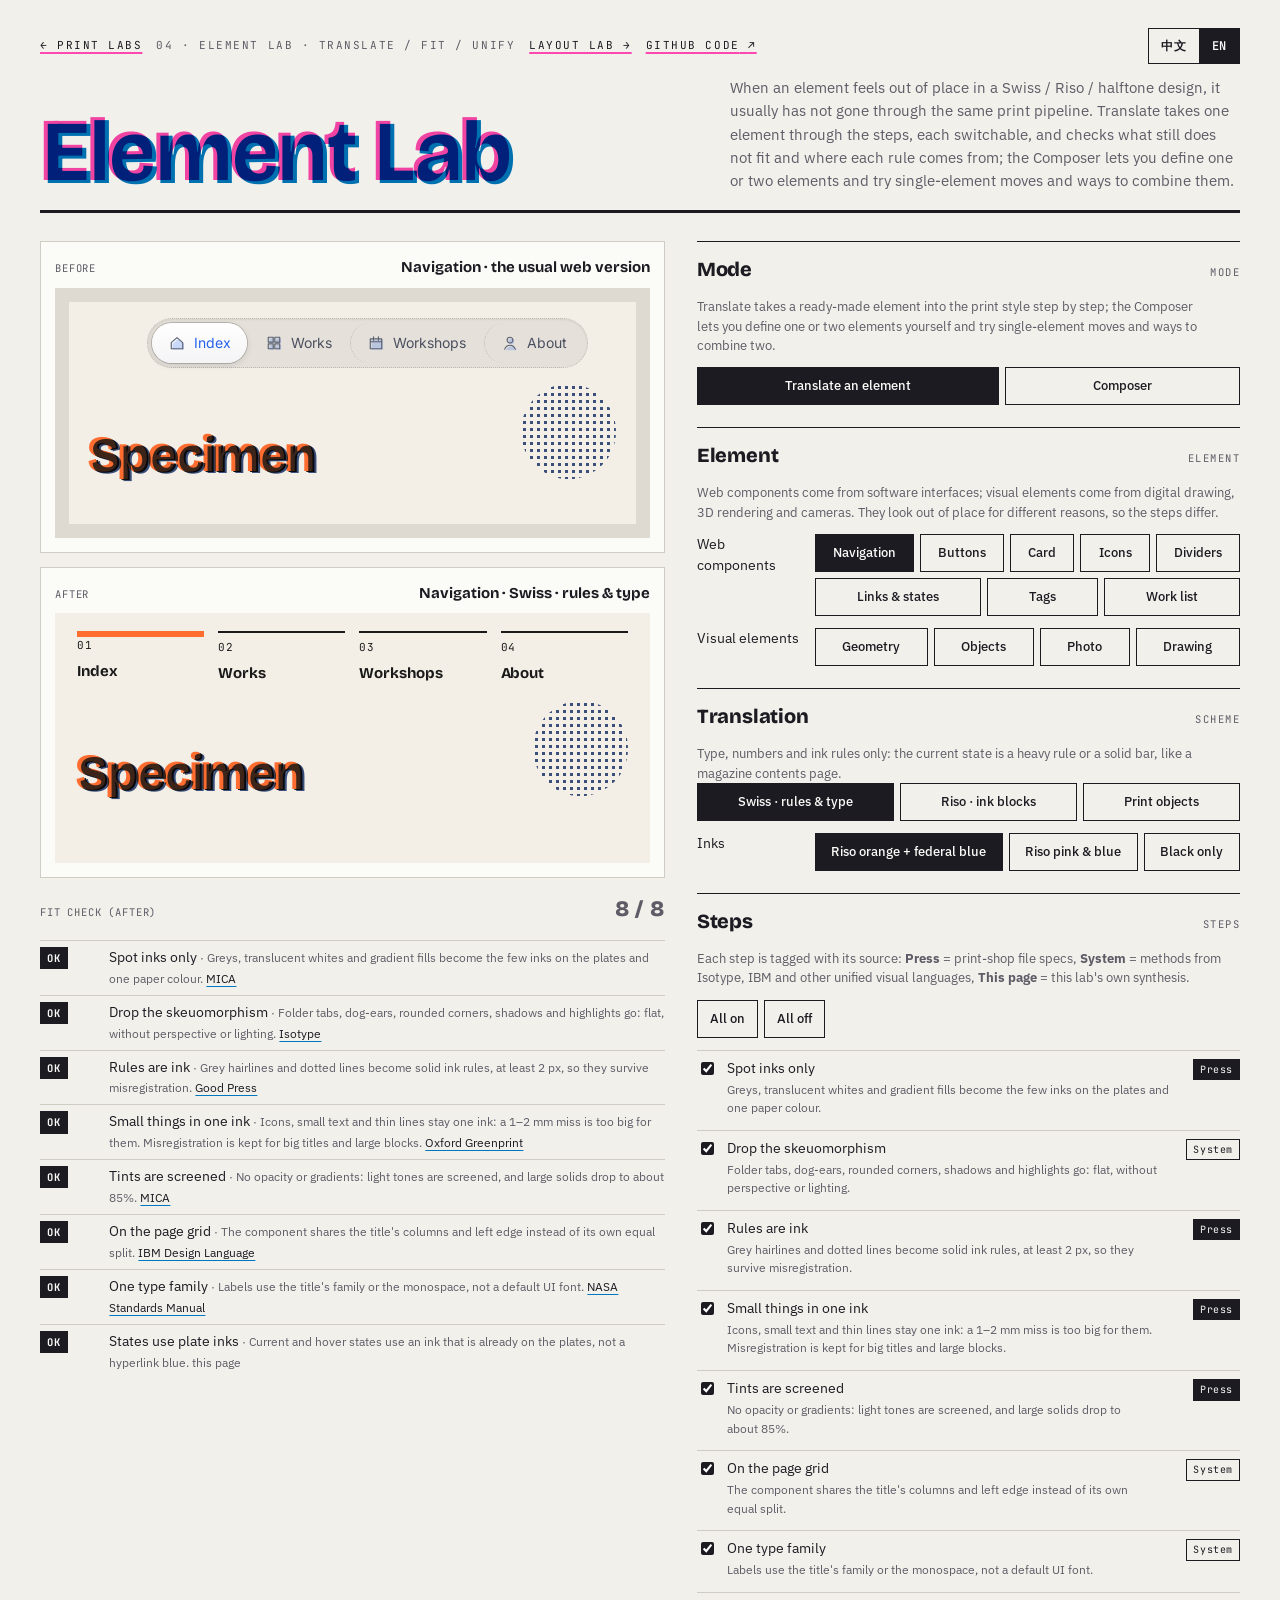
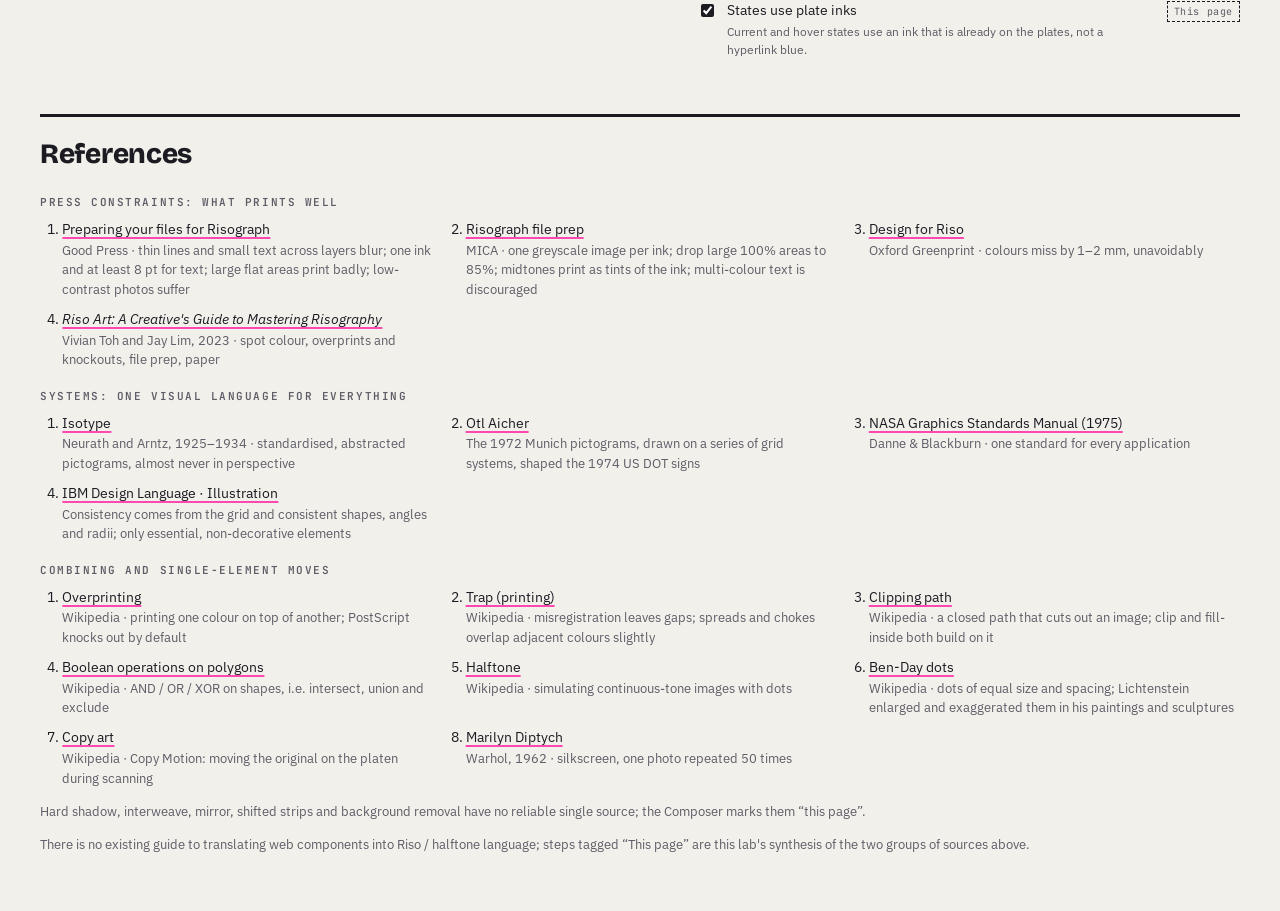
<file: element.html>
<!doctype html>
<html lang="zh-CN">
<head>
<meta charset="utf-8">
<meta name="viewport" content="width=device-width, initial-scale=1, viewport-fit=cover">
<title>元素实验室</title>
<link rel="preconnect" href="https://fonts.googleapis.com">
<link rel="preconnect" href="https://fonts.gstatic.com" crossorigin>
<link rel="stylesheet" href="https://fonts.googleapis.com/css2?family=Bricolage+Grotesque:opsz,wght@12..96,400;12..96,700;12..96,800&family=IBM+Plex+Sans:wght@400;500;600&family=Inter:wght@400;500&family=JetBrains+Mono:wght@400;600&family=Noto+Sans+SC:wght@400;700;900&display=swap">
<style>
/* shared.css — one source for every page in Print Labs: colour tokens, type, masthead, lab grid, controls, notes, references.
   Pages add their own rules after this block. Edit here, then run build.py. */
:root{
  --paper:#F1F0EB;
  --sheet:#FBFBF8;
  --ink:#1C1B22;
  --muted:#5E5C66;
  --rule:#CFCCC4;
  --pink:#FF48B0;
  --blue:#0078BF;
  --display:"Bricolage Grotesque","Noto Sans SC",system-ui,sans-serif;
  --body:"IBM Plex Sans","Noto Sans SC",system-ui,sans-serif;
  --mono:"JetBrains Mono",ui-monospace,"SFMono-Regular",Menlo,monospace;
  color-scheme:light;
}
*{box-sizing:border-box}
[hidden]{display:none!important}
body{margin:0;background:var(--paper);color:var(--ink);font-family:var(--body);font-size:15px;line-height:1.55}
.wrap{max-width:1240px;margin:0 auto;padding-inline:20px;padding-block:28px 56px}
.mast{display:grid;grid-template-columns:minmax(0,1fr) auto;gap:12px 32px;align-items:end;border-bottom:3px solid var(--ink);padding-bottom:18px;margin-bottom:28px}
:root[data-lang="en"] .zh{display:none!important}
:root:not([data-lang="en"]) .en{display:none!important}
.mast-top{grid-column:1/-1;display:flex;justify-content:space-between;align-items:center;gap:12px;flex-wrap:wrap}
.eyebrow{font-family:var(--mono);font-size:11px;letter-spacing:.14em;text-transform:uppercase;color:var(--muted);display:flex;gap:14px;flex-wrap:wrap;align-items:center}
.eyebrow a{color:var(--ink);text-decoration-color:var(--pink);text-decoration-thickness:2px;text-underline-offset:3px}
.langsw{display:inline-flex;border:1.5px solid var(--ink)}
.langsw button{font:600 12px/1 var(--mono);letter-spacing:.06em;padding:8px 12px;min-height:34px;border:0;background:transparent;color:var(--ink);cursor:pointer}
.langsw button + button{border-left:1.5px solid var(--ink)}
.langsw button[aria-pressed="true"]{background:var(--ink);color:var(--sheet)}
.langsw button:hover:not([aria-pressed="true"]){background:rgba(28,27,34,.07)}
.mis{display:grid;margin:0;font-family:var(--display);font-weight:900;font-size:clamp(48px,9vw,112px);line-height:.92;letter-spacing:-.02em;text-wrap:balance}
:root[data-lang="en"] .mis{font-size:clamp(40px,7vw,92px);font-weight:800}
.mis > span{grid-area:1/1;mix-blend-mode:multiply}
.mis > span:first-child{color:var(--pink)}
.mis > span:last-child{color:var(--blue);transform:translate(.045em,.03em)}
.lede{max-width:34em;margin:0;color:var(--muted);text-wrap:pretty}
@media (max-width:760px){.mast{grid-template-columns:1fr}}
.lab{display:grid;grid-template-columns:minmax(0,1.15fr) minmax(0,1fr);gap:32px;align-items:start}
.stage{min-width:0;display:flex;flex-direction:column;gap:14px}
.tip{position:absolute;z-index:30;max-width:320px;padding:10px 12px;background:var(--ink);color:var(--sheet);font-size:12.5px;line-height:1.5;box-shadow:4px 4px 0 var(--pink);pointer-events:none;display:flex;flex-direction:column;gap:5px}
.tip[hidden]{display:none!important}
.tip strong{font-family:var(--mono);font-size:10.5px;letter-spacing:.08em;font-weight:600}
.tip em{font-style:normal;font-family:var(--mono);font-size:10.5px;opacity:.72}
.panel{min-width:0;display:flex;flex-direction:column;gap:22px}
.group{display:flex;flex-direction:column;gap:12px;padding-top:12px;border-top:1.5px solid var(--ink)}
.group h2{margin:0;display:flex;justify-content:space-between;align-items:baseline;font-family:var(--display);font-weight:800;font-size:20px;letter-spacing:-.01em}
.group h2 small{font-family:var(--mono);font-weight:400;font-size:10.5px;letter-spacing:.14em;color:var(--muted)}
.seg button:hover{background:rgba(28,27,34,.07)}
.seg button[aria-pressed="true"]{background:var(--ink);color:var(--sheet)}
.field{display:grid;grid-template-columns:8em minmax(0,1fr) 4em;gap:10px;align-items:center;font-size:13.5px}
.field output{font-family:var(--mono);font-size:12px;text-align:right;font-variant-numeric:tabular-nums;color:var(--muted)}
.field input[type=range]{width:100%;accent-color:var(--ink)}
.sw{display:flex;flex-wrap:wrap;gap:6px}
.sw button{width:28px;height:28px;border:1.5px solid rgba(0,0,0,.18);cursor:pointer;padding:0}
.sw button[aria-pressed="true"]{outline:2.5px solid var(--ink);outline-offset:2px}
.btn{display:inline-flex;align-items:center;justify-content:center;gap:6px;font:500 13px var(--body);padding:8px 12px;border:1.5px solid var(--ink);background:transparent;color:var(--ink);cursor:pointer;min-height:38px}
.btn:hover{background:rgba(28,27,34,.07)}
.btn[aria-pressed="true"]{background:var(--ink);color:var(--sheet)}
button:focus-visible,input:focus-visible,textarea:focus-visible,label.btn:focus-within{outline:2.5px solid var(--blue);outline-offset:2px}
.refs{margin-top:48px;border-top:3px solid var(--ink);padding-top:16px}
.refs li > *{display:block}
.refs a{color:var(--ink);text-decoration-color:var(--pink);text-decoration-thickness:2px;text-underline-offset:3px;overflow-wrap:anywhere}
.seg button{font:500 13px/1.25 var(--body);padding:7px 8px;border:1.5px solid var(--ink);background:transparent;color:var(--ink);cursor:pointer;min-height:38px}
.hint,.note{font-size:12.5px;color:var(--muted);margin:0;text-wrap:pretty}

/* Element lab: one element, before and after, on the same paper; the steps that translate it, each with its source. */
@media (max-width:900px){.lab{grid-template-columns:minmax(0,1fr)}}
@media (min-width:901px){.stage{position:sticky;top:calc(16px + env(safe-area-inset-top, 0px))}}
.row2{display:grid;grid-template-columns:8em minmax(0,1fr);gap:10px;align-items:start;font-size:13.5px}
.seg{display:flex;flex-wrap:wrap;gap:6px}
.seg button{flex:1 1 auto}
.seg button:disabled{opacity:.4;cursor:not-allowed}
.cap{display:flex;justify-content:space-between;align-items:baseline;gap:10px;font-family:var(--mono);font-size:10.5px;letter-spacing:.08em;text-transform:uppercase;color:var(--muted)}
.cap b{font-family:var(--display);font-size:15px;letter-spacing:0;text-transform:none;color:var(--ink)}
.sheetbox{border:1px solid var(--rule);background:var(--sheet);padding:14px;display:flex;flex-direction:column;gap:8px}
.sheet{position:relative;overflow:hidden;min-height:250px;container-type:inline-size}
.steps{list-style:none;margin:0;padding:0;display:flex;flex-direction:column;gap:6px}
.steps li label{display:grid;grid-template-columns:auto minmax(0,1fr) auto;gap:10px;align-items:baseline;cursor:pointer;font-size:13.5px;padding:6px 0;border-top:1px solid var(--rule)}
.steps li label small{display:block;color:var(--muted);font-size:12px;margin-top:2px;text-wrap:pretty}
.steps input{accent-color:var(--ink);transform:translateY(2px)}
.src{font-family:var(--mono);font-size:10px;letter-spacing:.06em;padding:2px 6px;border:1.5px solid var(--ink);white-space:nowrap}
.src.c{background:var(--ink);color:var(--sheet)}
.src.m{border-style:solid}
.src.o{border-style:dashed;color:var(--muted)}
.allrow{display:flex;gap:6px}
.checks{list-style:none;margin:0;padding:0;display:flex;flex-direction:column;gap:6px}
.checks li{display:grid;grid-template-columns:4.4em minmax(0,1fr);gap:10px;align-items:baseline;font-size:13.5px;border-top:1px solid var(--rule);padding-top:6px}
.checks li b{font-family:var(--mono);font-size:10.5px;letter-spacing:.08em;text-transform:uppercase;padding:2px 6px;border:1.5px solid var(--ink);justify-self:start}
.checks li.ok b{background:var(--ink);color:var(--sheet)}
.checks li.warn b{border-color:#C2183C;color:#C2183C}
.checks li span{text-wrap:pretty}
.checks li em{font-style:normal;color:var(--muted);font-size:12px}
.checks a{color:var(--ink);text-decoration-color:var(--blue);text-underline-offset:3px}
.score{font-family:var(--display);font-weight:800;font-size:22px}
.refs h2{margin:0 0 14px;font-family:var(--display);font-weight:800;font-size:28px;letter-spacing:-.01em}
.refs h3{margin:18px 0 8px;font-family:var(--mono);font-weight:600;font-size:11px;letter-spacing:.14em;text-transform:uppercase;color:var(--muted)}
.refs ol{margin:0;padding-left:1.6em;display:grid;grid-template-columns:repeat(auto-fit,minmax(280px,1fr));gap:10px 32px;font-size:14px}
.refs li > span{font-size:12.5px;color:var(--muted)}

/* ---------- the specimen page the element is shown on ---------- */
.pg{--paper:#F3EFE6;--k:#1A1A1A;--a:#FF6C2F;--b:#3D5588;background:var(--paper);color:var(--k);padding:18px 22px 22px;min-height:250px;display:flex;flex-direction:column;gap:16px;font-family:"IBM Plex Sans",sans-serif}
.pg.frame{outline:14px solid #DEDAD2;outline-offset:-14px;padding:30px 34px 30px}
.pg .hero{display:flex;justify-content:space-between;align-items:flex-end;gap:16px}
.pg .ttl{display:grid;font-family:"Bricolage Grotesque","Archivo",sans-serif;font-weight:800;font-size:clamp(30px,8.5cqi,58px);line-height:.9;letter-spacing:-.03em}
.pg .ttl span{grid-area:1/1}
.pg .ttl .p1{color:var(--a);transform:translate(-2px,-1px)}
.pg .ttl .p2{color:var(--b);transform:translate(2px,1px);mix-blend-mode:multiply}
.pg .ttl .p3{color:var(--k)}
.pg .disc{flex:none;width:clamp(56px,16cqi,110px);aspect-ratio:1;border-radius:50%;background:radial-gradient(circle, var(--b) 0 34%, transparent 36%) 0 0/7px 7px;mix-blend-mode:multiply;box-shadow:inset 0 0 0 0 transparent}
.pg .gridx{padding-left:0}
.optiles{display:grid;grid-template-columns:repeat(auto-fill,minmax(150px,1fr));gap:12px}
.optile{display:flex;flex-direction:column;gap:4px;margin:0;padding:0;border:0;background:none;font:inherit;color:inherit;text-align:left;cursor:pointer}
.optile canvas{display:block;width:100%;height:auto;border:1px solid var(--rule);outline:3px solid transparent;outline-offset:1px}
.optile:hover canvas{outline-color:color-mix(in srgb, var(--ink) 30%, transparent)}
.optile.on canvas{outline-color:var(--ink)}
.optile:focus-visible{outline:2px solid var(--blue);outline-offset:3px}
.optile .cap2{display:flex;justify-content:space-between;gap:6px;font-size:12.5px;color:var(--ink)}
.optile .cap2 i{font-style:normal;font-family:var(--mono);font-size:10px;letter-spacing:.06em;padding:1px 5px;border:1.5px solid var(--ink);white-space:nowrap;align-self:flex-start}
.optile .cap2 i.warn{border-color:#C2183C;color:#C2183C}
.optile.on .cap2{font-weight:600}
canvas.mixcv{touch-action:none;cursor:grab}
.txtin{font:inherit;font-size:14px;padding:8px 10px;border:1.5px solid var(--ink);background:var(--sheet);color:var(--ink);border-radius:0;width:100%;box-sizing:border-box}
.subh{margin:14px 0 4px;font-family:var(--mono);font-weight:600;font-size:11px;letter-spacing:.14em;text-transform:uppercase;color:var(--muted)}
.optile figcaption{display:flex;justify-content:space-between;gap:6px;font-size:12.5px;color:var(--ink)}
.optile figcaption i{font-style:normal;font-family:var(--mono);font-size:10px;letter-spacing:.06em;padding:1px 5px;border:1.5px solid var(--ink)}
.optile figcaption i.warn{border-color:#C2183C;color:#C2183C}
.pg canvas.vis{display:block;width:100%;height:auto}
.pg .lede{font-size:13px;max-width:36em;color:color-mix(in srgb, var(--k) 75%, transparent)}
</style>

</head>
<body>
<div class="wrap">
  <header class="mast">
    <div class="mast-top">
      <div class="eyebrow"><a data-page="home" href="index.html"><span class="zh">← 印刷实验室</span><span class="en">← Print Labs</span></a><span>04 · Element lab · <span class="zh">改造 / 对比 / 统一</span><span class="en">Translate / Fit / Unify</span></span><a data-page="layout" href="layout.html"><span class="zh">版式实验室 →</span><span class="en">Layout Lab →</span></a><a href="https://github.com/gengyuanmax/print-labs" target="_blank" rel="noopener"><span class="zh">GitHub 源码</span><span class="en">GitHub code</span> <span aria-hidden="true">↗</span></a></div>
      <div class="langsw" role="group" aria-label="Language / 语言">
        <button type="button" data-setlang="zh" lang="zh-CN">中文</button>
        <button type="button" data-setlang="en" lang="en">EN</button>
      </div>
    </div>
    <h1 class="mis"><span aria-hidden="true"><span class="zh">元素实验室</span><span class="en">Element Lab</span></span><span><span class="zh">元素实验室</span><span class="en">Element Lab</span></span></h1>
    <p class="lede"><span class="zh">网页组件、图形和照片怎样融入瑞士风格、Riso 和半色调设计？“改造”模式逐项调整配色、线条和网点，对照改造前后的变化；“组合台”可自定义一个或两个元素，尝试单元素处理和双元素组合。各项说明附有参考来源。</span><span class="en">When an element feels out of place in a Swiss / Riso / halftone design, it usually has not gone through the same print pipeline. Translate takes one element through the steps, each switchable, and checks what still does not fit and where each rule comes from; the Composer lets you define one or two elements and try single-element moves and ways to combine them.</span></p>
  </header>

  <main class="lab">
    <section class="stage" data-aria-zh="改造前后" data-aria-en="Before and after">
      <div class="sheetbox">
        <div class="cap"><span id="beforeLbl"></span><b id="beforeName"></b></div>
        <div class="sheet" id="before"></div>
      </div>
      <div class="sheetbox">
        <div class="cap"><span id="afterLbl"></span><b id="afterName"></b></div>
        <div class="sheet" id="after"></div>
      </div>
      <div class="cap"><span><span class="zh">规则启用情况</span><span class="en">Fit check (after)</span></span><span class="score" id="score"></span></div>
      <ul class="checks" id="checks" aria-live="polite"></ul>
    </section>

    <aside class="panel" id="panel" data-aria-zh="参数" data-aria-en="Settings">
      <div class="group">
        <h2><span class="zh">模式</span><span class="en">Mode</span> <small>MODE</small></h2>
        <p class="hint"><span class="zh">“改造”模式逐步调整现成示例的印刷风格；“组合台”由你设置元素内容，既可处理单个元素，也可比较两个元素的组合效果。</span><span class="en">Translate takes a ready-made element into the print style step by step; the Composer lets you define one or two elements yourself and try single-element moves and ways to combine two.</span></p>
        <div class="seg" id="modeSeg"></div>
      </div>
      <div class="group" id="mixGroup" hidden>
        <h2><span class="zh">组合台</span><span class="en">Composer</span> <small>COMPOSER</small></h2>
        <p class="hint"><span class="zh">先选定要编辑的元素，设置内容、配色、大小、角度和处理效果，再选择组合方式。可在画布上直接拖动元素，也可点击对照样张切换效果。</span><span class="en">Define the elements (type, content, ink, size, angle and single-element moves), then pick a way to combine them. Drag the elements on the sheet; the panel beside it compares every option, click one to switch.</span></p>
        <div class="row2"><span class="zh">元素数量</span><span class="en">Elements</span><div class="seg" id="mxN"></div></div>
        <div class="row2" id="mxSelRow"><span class="zh">正在编辑</span><span class="en">Editing</span><div class="seg" id="mxSel"></div></div>
        <div class="allrow"><button class="btn" type="button" id="mxSwap"><span class="zh">交换上下层</span><span class="en">Swap layers</span></button><button class="btn" type="button" id="mxCenter"><span class="zh">当前元素居中</span><span class="en">Centre this element</span></button></div>
      </div>
      <div class="group" id="mixElGroup" hidden>
        <h2><span id="mxElTitle"></span> <small>ELEMENT</small></h2>
        <div class="row2"><span class="zh">类型</span><span class="en">Type</span><div class="seg" id="mxType"></div></div>
        <div class="row2" id="mxShapeRow"><span class="zh">形状</span><span class="en">Shape</span><div class="seg" id="mxShape"></div></div>
        <div class="row2" id="mxTextRow"><label for="mxText"><span class="zh">文字</span><span class="en">Text</span></label><input type="text" id="mxText" maxlength="16" class="txtin" autocomplete="off"></div>
        <div class="row2" id="mxFontRow"><span class="zh">字体</span><span class="en">Typeface</span><div class="seg" id="mxFont"></div></div>
        <div class="row2" id="mxPhotoRow"><span class="zh">照片</span><span class="en">Photo</span><div class="seg"><button type="button" id="mxPhotoScene"><span class="zh">风景示例</span><span class="en">Sample scene</span></button><label class="btn" style="min-height:38px"><span class="zh">上传照片</span><span class="en">Upload photo</span><input type="file" id="mxFile" accept="image/*" hidden></label></div></div>
        <div class="row2"><span class="zh">墨色</span><span class="en">Ink</span><div class="seg" id="mxInk"></div></div>
        <div class="field"><label for="mxSize"><span class="zh">大小</span><span class="en">Size</span></label><input type="range" id="mxSize" min="25" max="220" step="5"><output id="mxSizeOut"></output></div>
        <div class="field"><label for="mxRot"><span class="zh">角度</span><span class="en">Angle</span></label><input type="range" id="mxRot" min="-45" max="45" step="1"><output id="mxRotOut"></output></div>
        <h3 class="subh"><span class="zh">单元素处理</span><span class="en">Single-element moves</span></h3>
        <div class="row2"><span class="zh">裁切</span><span class="en">Crop</span><div class="seg" id="mvCrop"></div></div>
        <div class="row2"><span class="zh">去底</span><span class="en">Cut-out</span><div class="seg" id="mvCut"></div></div>
        <div class="row2"><span class="zh">镜像</span><span class="en">Mirror</span><div class="seg" id="mvMirror"></div></div>
        <div class="row2"><span class="zh">条带错位</span><span class="en">Slice</span><div class="seg" id="mvSlice"></div></div>
        <div class="row2"><span class="zh">形式</span><span class="en">Form</span><div class="seg" id="mvForm"></div></div>
        <div class="row2"><span class="zh">反相</span><span class="en">Negative</span><div class="seg" id="mvNeg"></div></div>
        <div class="row2"><span class="zh">重复</span><span class="en">Repeat</span><div class="seg" id="mvRepeat"></div></div>
        <div class="row2"><span class="zh">拖影</span><span class="en">Drag</span><div class="seg" id="mvDrag"></div></div>
        <div class="row2"><span class="zh">色调深浅</span><span class="en">Tone</span><div class="seg" id="mvTone"></div></div>
        <div class="row2"><span class="zh">网点</span><span class="en">Screen</span><div class="seg" id="mvDots"></div></div>
        <div class="row2"><span class="zh">错位复制</span><span class="en">Echo</span><div class="seg" id="mvEcho"></div></div>
        <p class="hint" id="mvNote"></p>
      </div>
      <div class="group" id="mixOpGroup" hidden>
        <h2><span class="zh">组合方式</span><span class="en">Combine</span> <small>OPERATION</small></h2>
        <p class="hint"><span class="zh">A 为下层，B 为上层。调整套色偏差，观察交界处的白缝或重叠。同色元素的主体按同一色版处理；异色复制和投影等效果仍可能引入其他色版。</span><span class="en">A is below, B on top. In print the key question is whether the result survives when the two plates miss. If both use the same ink they share one plate and cannot miss each other.</span></p>
        <div class="row2"><span class="zh">方式</span><span class="en">Operation</span><div class="seg" id="mxOp"></div></div>
        <div class="field"><label for="mxMis"><span class="zh">套色错位</span><span class="en">Misregister</span></label><input type="range" id="mxMis" min="0" max="3" step="0.5"><output id="mxMisOut"></output></div>
        <p class="hint" id="mxOpNote"></p>
      </div>
      <div class="group" id="elGroup">
        <h2><span class="zh">元素</span><span class="en">Element</span> <small>ELEMENT</small></h2>
        <p class="hint"><span class="zh">选择网页组件，或几何图形、实物、照片、手绘等视觉元素。页面会显示适用于当前类型的调整步骤。</span><span class="en">Web components come from software interfaces; visual elements come from digital drawing, 3D rendering and cameras. They look out of place for different reasons, so the steps differ.</span></p>
        <div class="row2"><span class="zh">网页组件</span><span class="en">Web components</span><div class="seg" id="elSeg"></div></div>
        <div class="row2"><span class="zh">视觉元素</span><span class="en">Visual elements</span><div class="seg" id="visSeg"></div></div>
        <div class="row2" id="upRow" hidden><span class="zh">照片</span><span class="en">Photo</span><div class="seg"><button type="button" id="upScene"><span class="zh">风景示例</span><span class="en">Sample scene</span></button><label class="btn" style="min-height:38px"><span class="zh">上传照片</span><span class="en">Upload photo</span><input type="file" id="upFile" accept="image/*" hidden></label></div></div>
        <p class="hint" id="upHint" hidden><span class="zh">照片只在你的浏览器里处理，不会上传到任何地方。</span><span class="en">Your photo is processed in your browser and never uploaded.</span></p>
      </div>
      <div class="group" id="imgGroup" hidden>
        <h2><span class="zh">照片处理</span><span class="en">Moves on one image</span> <small>IMAGE</small></h2>
        <p class="hint"><span class="zh">先通过裁切、镜像、去底、条带错位、重复、错位复制、倾斜、剪影或线稿、放大网点或扫描拖影调整照片，再设置印刷效果。这里的处理会同时应用到“改造前”和“改造后”。</span><span class="en">Work on the picture itself before translating it: crop, mirror, cut out, slice, repeat, echo, tilt, silhouette or line art, giant dots, scanner drag. These decide what the image says on the page; the steps decide how it prints. Both before and after use them.</span></p>
        <div class="row2"><span class="zh">裁切</span><span class="en">Crop</span><div class="seg" id="imCrop"></div></div>
        <div class="row2"><span class="zh">镜像</span><span class="en">Mirror</span><div class="seg" id="imMirror"></div></div>
        <div class="row2"><span class="zh">去底</span><span class="en">Cut-out</span><div class="seg" id="imCut"></div></div>
        <div class="row2"><span class="zh">条带错位</span><span class="en">Slice</span><div class="seg" id="imSlice"></div></div>
        <div class="row2"><span class="zh">重复</span><span class="en">Repeat</span><div class="seg" id="imRepeat"></div></div>
        <div class="row2"><span class="zh">错位复制</span><span class="en">Echo</span><div class="seg" id="imEcho"></div></div>
        <div class="row2"><span class="zh">旋转</span><span class="en">Tilt</span><div class="seg" id="imRotate"></div></div>
        <div class="row2"><span class="zh">形式</span><span class="en">Form</span><div class="seg" id="imForm"></div></div>
        <div class="row2"><span class="zh">网点尺寸</span><span class="en">Dot size</span><div class="seg" id="imDots"></div></div>
        <div class="row2"><span class="zh">拖影</span><span class="en">Drag</span><div class="seg" id="imDrag"></div></div>
        <p class="hint" id="imNote"></p>
      </div>
      <div class="group" id="schemeGroup">
        <h2><span class="zh">改造方案</span><span class="en">Translation</span> <small>SCHEME</small></h2>
        <div id="schemeBox"><p class="hint" id="schemeHint"></p>
        <div class="seg" id="schemeSeg"></div></div>
        <div class="row2"><span class="zh">配色</span><span class="en">Inks</span><div class="seg" id="inkSeg"></div></div>
      </div>
      <div class="group" id="stepsGroup">
        <h2><span class="zh">调整步骤</span><span class="en">Steps</span> <small>STEPS</small></h2>
        <p class="hint"><span class="zh">步骤右侧标注参考来源：<b>印前</b>是印厂或工作室的文件准备建议，<b>设计</b>是 Isotype、IBM 等视觉系统的设计方法，<b>本页</b>是为本实验设计的做法。</span><span class="en">Each step is tagged with its source: <b>Press</b> = print-shop file specs, <b>System</b> = methods from Isotype, IBM and other unified visual languages, <b>This page</b> = this lab's own synthesis.</span></p>
        <div class="allrow"><button class="btn" type="button" id="allOn"><span class="zh">全部启用</span><span class="en">All on</span></button><button class="btn" type="button" id="allOff"><span class="zh">全部停用</span><span class="en">All off</span></button></div>
        <ul class="steps" id="steps"></ul>
      </div>
    </aside>
  </main>

  <section class="refs" data-aria-zh="参考资料" data-aria-en="References">
    <h2><span class="zh">参考资料</span><span class="en">References</span></h2>
    <h3><span class="zh">印前要求与建议</span><span class="en">Press constraints: what prints well</span></h3>
    <ol>
      <li><a href="https://goodpress.co.uk/pages/file-preparation" target="_blank" rel="noopener">Preparing your files for Risograph</a><span><span class="zh">Good Press · 建议小字与细线使用单色，字号不小于 8 pt；避免大面积满墨色块和反差过低的照片</span><span class="en">Good Press · thin lines and small text across layers blur; one ink and at least 8 pt for text; large flat areas print badly; low-contrast photos suffer</span></span></li>
      <li><a href="https://www.mica.edu/campus-life-and-resources/places-and-spaces/maker-spaces-fabrication-studios/printmaking-studio/risograph-file-prep/" target="_blank" rel="noopener">Risograph file prep</a><span><span class="zh">MICA · 每种油墨单独提交灰度稿；建议将大面积满墨色块降至 85%；中间调呈现为该油墨的浅色；不建议文字多色套印</span><span class="en">MICA · one greyscale image per ink; drop large 100% areas to 85%; midtones print as tints of the ink; multi-colour text is discouraged</span></span></li>
      <li><a href="https://oxfordgreenprint.com/home/design-for-riso/" target="_blank" rel="noopener">Design for Riso</a><span><span class="zh">Oxford Greenprint · 提醒设计时考虑约 1–2 mm 的套色偏差</span><span class="en">Oxford Greenprint · colours miss by 1–2 mm, unavoidably</span></span></li>
      <li><a href="https://www.counter-print.co.uk/products/riso-art" target="_blank" rel="noopener"><i>Riso Art: A Creative's Guide to Mastering Risography</i></a><span><span class="zh">Vivian Toh、Jay Lim，2023 · 专色、叠印与挖空、印前文件准备、纸张</span><span class="en">Vivian Toh and Jay Lim, 2023 · spot colour, overprints and knockouts, file prep, paper</span></span></li>
    </ol>
    <h3><span class="zh">统一视觉风格的方法</span><span class="en">Systems: one visual language for everything</span></h3>
    <ol>
      <li><a href="https://en.wikipedia.org/wiki/Isotype_(picture_language)" target="_blank" rel="noopener">Isotype</a><span><span class="zh">Neurath、Arntz，1925–1934 · 用简化、规范的图形传达信息，通常不使用透视</span><span class="en">Neurath and Arntz, 1925–1934 · standardised, abstracted pictograms, almost never in perspective</span></span></li>
      <li><a href="https://en.wikipedia.org/wiki/Otl_Aicher" target="_blank" rel="noopener">Otl Aicher</a><span><span class="zh">1972 年慕尼黑奥运图标用一套网格系统画成，影响了 1974 年美国交通部标识</span><span class="en">The 1972 Munich pictograms, drawn on a series of grid systems, shaped the 1974 US DOT signs</span></span></li>
      <li><a href="https://standardsmanual.com/products/nasa-graphics-standards-manual" target="_blank" rel="noopener">NASA Graphics Standards Manual (1975)</a><span><span class="zh">Danne & Blackburn · 通过统一的视觉规范保持不同应用场景中的一致性</span><span class="en">Danne & Blackburn · one standard for every application</span></span></li>
      <li><a href="https://www.ibm.com/design/language/illustration/overview" target="_blank" rel="noopener">IBM Design Language · Illustration</a><span><span class="zh">通过网格、形状、角度和圆角规范统一插画风格，减少无助于表达的装饰</span><span class="en">Consistency comes from the grid and consistent shapes, angles and radii; only essential, non-decorative elements</span></span></li>
    </ol>
    <h3><span class="zh">组合与单元素处理</span><span class="en">Combining and single-element moves</span></h3>
    <ol>
      <li><a href="https://en.wikipedia.org/wiki/Overprinting" target="_blank" rel="noopener">Overprinting</a><span><span class="zh">Wikipedia · 叠印是把一种颜色印在另一种颜色上；PostScript 默认挖空</span><span class="en">Wikipedia · printing one colour on top of another; PostScript knocks out by default</span></span></li>
      <li><a href="https://en.wikipedia.org/wiki/Trap_(printing)" target="_blank" rel="noopener">Trap (printing)</a><span><span class="zh">Wikipedia · 错位会留下白缝，用外扩（spread）或内缩（choke）让相邻颜色略微重叠</span><span class="en">Wikipedia · misregistration leaves gaps; spreads and chokes overlap adjacent colours slightly</span></span></li>
      <li><a href="https://en.wikipedia.org/wiki/Clipping_path" target="_blank" rel="noopener">Clipping path</a><span><span class="zh">Wikipedia · 用一条闭合路径裁出图像，剪切蒙版和同版填充都基于它</span><span class="en">Wikipedia · a closed path that cuts out an image; clip and fill-inside both build on it</span></span></li>
      <li><a href="https://en.wikipedia.org/wiki/Boolean_operations_on_polygons" target="_blank" rel="noopener">Boolean operations on polygons</a><span><span class="zh">Wikipedia · 图形的 AND / OR / XOR 运算，对应交集、并集和排除重叠</span><span class="en">Wikipedia · AND / OR / XOR on shapes, i.e. intersect, union and exclude</span></span></li>
      <li><a href="https://en.wikipedia.org/wiki/Halftone" target="_blank" rel="noopener">Halftone</a><span><span class="zh">Wikipedia · 用网点模拟连续调图像</span><span class="en">Wikipedia · simulating continuous-tone images with dots</span></span></li>
      <li><a href="https://en.wikipedia.org/wiki/Ben-Day_dots" target="_blank" rel="noopener">Ben-Day dots</a><span><span class="zh">Wikipedia · 等大等距的网点；Lichtenstein 把它们放大夸张，用在绘画和雕塑里</span><span class="en">Wikipedia · dots of equal size and spacing; Lichtenstein enlarged and exaggerated them in his paintings and sculptures</span></span></li>
      <li><a href="https://en.wikipedia.org/wiki/Copy_art" target="_blank" rel="noopener">Copy art</a><span><span class="zh">Wikipedia · Copy Motion：扫描过程中移动原稿制造的效果</span><span class="en">Wikipedia · Copy Motion: moving the original on the platen during scanning</span></span></li>
      <li><a href="https://en.wikipedia.org/wiki/Marilyn_Diptych" target="_blank" rel="noopener">Marilyn Diptych</a><span><span class="zh">Warhol，1962 · 丝网，同一张照片重复 50 次</span><span class="en">Warhol, 1962 · silkscreen, one photo repeated 50 times</span></span></li>
    </ol>
    <p class="note" style="margin-top:14px"><span class="zh">硬边投影、交织、镜像、条带错位和去底的具体效果由本页自行设计，标为“本页示例”。这些标注说明演示的实现方式，不表示该手法由本项目首创。</span><span class="en">Hard shadow, interweave, mirror, shifted strips and background removal have no reliable single source; the Composer marks them “this page”.</span></p>
    <p class="note" style="margin-top:14px"><span class="zh">本页参考印前建议与视觉设计方法，并做了适合网页演示的简化。“规则启用情况”只显示开关状态；“套色偏差提示”依据预设的组合方式给出说明，不能替代实际印前检查。实际制作请以承印方要求为准。</span><span class="en">There is no existing guide to translating web components into Riso / halftone language; steps tagged “This page” are this lab's synthesis of the two groups of sources above.</span></p>
  </section>
</div>

<script>/* links.js — where the pages of Print Labs live. On GitHub Pages or from local files the pages sit side by side;
   inside claude.ai each page is its own artifact, so the links go to the published artifacts instead. */
(() => {
  const h = location.hostname;
  const local = h.endsWith('github.io') || location.protocol === 'file:' || h === 'localhost' || h === '127.0.0.1';
  const FILE = {home:'index.html', print:'print.html', layout:'layout.html', object:'object.html', element:'element.html'};
  const ART = {
    home:'https://claude.ai/artifact/PeE1kDmTykEsa3FWtq1ujK',
    print:'https://claude.ai/artifact/BEBGEYAVkseDmEd78EbxS4',
    layout:'https://claude.ai/artifact/3kpSy3NxXfTr8N6h2EhqAB',
    object:'https://claude.ai/artifact/MDsc8WCa1yWzZArUPnWvAo',
    element:'https://claude.ai/artifact/42e7hhVJtn6MSQRErAsAqR',
  };
  const wire = () => document.querySelectorAll('a[data-page]').forEach(a => {
    const k = a.dataset.page;
    const hs = a.dataset.hash || '';
    if (local || !ART[k] || ART[k].startsWith('@')) { a.href = FILE[k] + hs; return; }
    a.href = ART[k] + hs; a.target = '_blank'; a.rel = 'noopener';
  });
  if (document.readyState === 'loading') document.addEventListener('DOMContentLoaded', wire); else wire();
})();
</script>
<script>
(() => {
const $ = id => document.getElementById(id);
const L = (zh, en) => ({zh, en});
let LANG = 'zh';
try { const v = localStorage.getItem('printlab-lang'); LANG = v==='en'||v==='zh' ? v : ((navigator.language||'').toLowerCase().startsWith('zh') ? 'zh' : 'en'); }
catch(e){ LANG = (navigator.language||'').toLowerCase().startsWith('zh') ? 'zh' : 'en'; }
const T = o => (o && typeof o==='object' && 'zh' in o) ? o[LANG] : o;

/* ---------- data ---------- */
const ELEMENTS = [['nav',L('导航','Navigation')],['button',L('按钮','Buttons')],['card',L('卡片','Card')],['icon',L('图标','Icons')],['divider',L('分隔线','Dividers')],['link',L('链接与状态','Links & states')],['tags',L('标签','Tags')],['list',L('作品列表','Work list')]];
const VISUALS = [['geo',L('几何图形','Geometry')],['obj',L('实物','Objects')],['photo',L('照片','Photo')],['hand',L('手绘','Drawing')]];
const SCHEMES = {
  swiss:{vh:L('以黑色和网点浅色表现图像，用清晰的几何形与线条呼应瑞士风格海报。','One ink, usually black, plus one screened tint, shapes on the grid, like the images in a Swiss poster.'), n:L('瑞士风格 · 线条与文字','Swiss · rules & type'), h:L('以文字、编号和实线组织信息，用粗线或实色块突出选中项，参考杂志目录和索引的编排。','Type, numbers and ink rules only: the current state is a heavy rule or a solid bar, like a magazine contents page.')},
  riso:{vh:L('用两种油墨叠印表现层次：照片和实物示例中，A 版表现亮部与中间调，B 版加强暗部，并模拟轻微的套色错位。','Two inks overprinting: A carries the lights and midtones, B the darks; large areas show a little misregistration.'), n:L('Riso · 色块','Riso · ink blocks'), h:L('用色块与网点表现油墨效果。选中项以色块突出，文字反白；开关可控制配色、线条和错位等细节。','Flat ink blocks and screened tints: the current state is a block of ink with the label knocked out; only large blocks show misregistration.')},
  object:{vh:L('借鉴剪纸和拼贴的外观，简化图像的配色与明暗；几何图形示例中还加入裁切标记。','Cut paper scraps: one ink, with a paper edge and crop marks, so the difference reads as deliberate collage.'), n:L('纸品造型','Print objects'), h:L('借鉴书页边缘的分区索引、票根和裁切标记，让组件带有纸质印刷品的外观。','Borrow forms from printed objects: thumb-index tabs, ticket stubs, cut paper scraps, crop marks.')},
};
const INKSETS = {
  orange:{n:L('Riso 橙 + 联邦蓝','Riso orange + federal blue'), paper:'#F3EFE6', k:'#1A1A1A', a:'#FF6C2F', b:'#3D5588'},
  riso:{n:L('Riso 粉 + 蓝','Riso pink & blue'), paper:'#F4F1EA', k:'#1A1A1A', a:'#FF48B0', b:'#0078BF'},
  mono:{n:L('单色黑','Black only'), paper:'#F1EEE6', k:'#1A1A1A', a:'#1A1A1A', b:'#1A1A1A'},
};
// translation steps: id, label, why, source kind (c = press constraint, m = systems method, o = this page), source link
const STEPS = [
  {id:'spot', t:L('限定专色','Spot inks only'), w:L('将额外的灰色、半透明白和渐变背景，改为当前配色中的油墨色与纸色。','Greys, translucent whites and gradient fills become the few inks on the plates and one paper colour.'), s:'c', l:['MICA','https://www.mica.edu/campus-life-and-resources/places-and-spaces/maker-spaces-fabrication-studios/printmaking-studio/risograph-file-prep/']},
  {id:'flat', t:L('简化立体装饰','Drop the skeuomorphism'), w:L('将网页组件的圆角、投影和高光，改为所选方案中的线条、色块或纸品造型。','Folder tabs, dog-ears, rounded corners, shadows and highlights go: flat, without perspective or lighting.'), s:'m', l:['Isotype','https://en.wikipedia.org/wiki/Isotype_(picture_language)']},
  {id:'ink', t:L('统一线条','Rules are ink'), w:L('将浅灰细线和虚线改为较粗的油墨色实线，增强轮廓。实际印刷所需的最小线宽请与印厂确认。','Grey hairlines and dotted lines become solid ink rules, at least 2 px, so they survive misregistration.'), s:'c', l:['Good Press','https://goodpress.co.uk/pages/file-preparation']},
  {id:'single', t:L('小字与图标用单色','Small things in one ink'), w:L('去掉小字和图标上的双色错位，减少套印不准对辨识度的影响；大标题可保留错位效果。','Icons, small text and thin lines stay one ink: a 1–2 mm miss is too big for them. Misregistration is kept for big titles and large blocks.'), s:'c', l:['Oxford Greenprint','https://oxfordgreenprint.com/home/design-for-riso/']},
  {id:'screen', t:L('网点与浅色块','Tints are screened'), w:L('用网点表现浅色，并减淡大色块。本页也用透明度模拟部分浅色效果，实际制版需按印厂要求处理。','No opacity or gradients: light tones are screened, and large solids drop to about 85%.'), s:'c', l:['MICA','https://www.mica.edu/campus-life-and-resources/places-and-spaces/maker-spaces-fabrication-studios/printmaking-studio/risograph-file-prep/']},
  {id:'grid', t:L('统一对齐基准','On the page grid'), w:L('让组件与标题的左边缘对齐，减少与整体版面脱节的缩进。','The component shares the title\'s columns and left edge instead of its own equal split.'), s:'m', l:['IBM Design Language','https://www.ibm.com/design/language/illustration/overview']},
  {id:'type', t:L('统一字体搭配','One type family'), w:L('文字标签沿用标题的字体系列，编号等辅助信息使用等宽字体。','Labels use the title\'s family or the monospace, not a default UI font.'), s:'m', l:['NASA Standards Manual','https://standardsmanual.com/products/nasa-graphics-standards-manual']},
  {id:'active', t:L('统一状态用色','States use plate inks'), w:L('用当前配色中的油墨色标示选中项，替换额外的链接蓝。','Current and hover states use an ink that is already on the plates, not a hyperlink blue.'), s:'o'},
];
function VSTEPS_IDS(){ return ['v_spot','v_tone','v_contrast','v_screen','v_detail','v_angle','v_line','v_single','v_edge']; }
const SRC_LBL = {c:L('印前','Press'), m:L('设计','System'), o:L('本页','This page')};

const S = {img:{crop:'none', mirror:'none', cut:'none', slice:'none', repeat:'1', echo:'none', rotate:'0', form:'photo', dots:'normal', drag:'none'}, lastCat:'web', cat:'web', el:'nav', scheme:'swiss', inks:'orange', on:Object.fromEntries(STEPS.map(s => [s.id, true]).concat(VSTEPS_IDS().map(id => [id, true])))};

/* ---------- specimen page ---------- */
const NAV = [['01',L('索引','Index')],['02',L('作品','Works')],['03',L('工作坊','Workshops')],['04',L('关于','About')]];
const esc = s => String(s).replace(/[&<>"]/g, c => ({'&':'&amp;','<':'&lt;','>':'&gt;','"':'&quot;'}[c]));
const dots = (c, r=.36, cell=6) => `radial-gradient(circle, ${c} 0 ${Math.round(r*100)}%, transparent ${Math.round(r*100)+2}%) 0 0/${cell}px ${cell}px`;
function hero(f, small){
  const sz = small ? 'font-size:clamp(26px,6.5cqi,44px)' : '';
  return `<div class="hero"><div class="ttl" style="${sz}" aria-hidden="true"><span class="p1">Specimen</span><span class="p2">Specimen</span><span class="p3">Specimen</span></div><div class="disc"></div></div>`;
}
// f: flags (all false = before); sc: scheme; ink: palette
function page(el, f, sc, ink, before){
  const v = `--paper:${f.spot ? ink.paper : ink.paper};--k:${ink.k};--a:${ink.a};--b:${ink.b}`;
  const frame = !f.spot;                                     // a second "paper" around the page and a different tab-bar tone
  const body = VISUALS.some(v => v[0]===el) ? `<canvas class="vis" data-kind="${el}" width="640" height="300"></canvas>` : {nav, button, card, icon, divider, link, tags, list}[el](f, sc, ink);
  const order = el==='nav' ? body + hero(f) : hero(f, true) + body;
  return `<div class="pg${frame ? ' frame' : ''}" style="${v}">${order}</div>`;
}
const lineC = (f, ink) => f.ink ? ink.k : '#BDB8AE';
const lineW = f => f.ink ? 2.5 : 1;
const lineS = f => f.ink ? 'solid' : 'dotted';
// single quotes only: these strings go inside style="…" attributes
const labelFont = f => f.type ? `font-family:'Bricolage Grotesque',sans-serif;font-weight:700;letter-spacing:-.005em` : `font-family:Inter,'IBM Plex Sans',sans-serif;font-weight:400`;
const numFont = `font-family:'JetBrains Mono',monospace;font-size:11px;letter-spacing:.06em`;
const activeC = (f, ink) => f.active ? ink.a : '#2563EB';
const misreg = (f, big) => (!f.single || big) ? `text-shadow:-1.5px -1px 0 ${'var(--a)'}, 1.5px 1px 0 var(--b)` : '';
function iconSVG(i, f, ink, size=22){
  // before: two-colour blobs, slightly off register; after: one ink, a shape from the circle / rectangle / rule vocabulary
  if (!f.single){
    const glyph = [
      'M4 10.5 11 4.5l7 6V18H4z', 'M4 4h6v6H4zM12 4h6v6h-6zM4 12h6v6H4zM12 12h6v6h-6z',
      'M4 6h14v12H4zM4 9.5h14M8 3.5v4M14 3.5v4', 'M11 11a3.5 3.5 0 1 0 0-7 3.5 3.5 0 0 0 0 7zM4.5 18.5c1.2-3.2 3.6-4.8 6.5-4.8s5.3 1.6 6.5 4.8'][i];
    return `<svg width="${size}" height="${size}" viewBox="0 0 22 22" aria-hidden="true"><path d="${glyph}" transform="translate(1.6 1.4)" fill="#2563EB" fill-opacity=".22" stroke="none"/><path d="${glyph}" fill="none" stroke="#5B6170" stroke-width="1.4" stroke-linecap="round" stroke-linejoin="round"/></svg>`;
  }
  const c = f.active ? ink.k : ink.k, sw = 2.5;
  const shapes = [`<rect x="3" y="3" width="16" height="16" fill="${c}"/>`, `<circle cx="11" cy="11" r="8" fill="none" stroke="${c}" stroke-width="${sw}"/><circle cx="11" cy="11" r="2.5" fill="${c}"/>`, `<rect x="3" y="4" width="16" height="${sw}" fill="${c}"/><rect x="3" y="10" width="16" height="${sw}" fill="${c}"/><rect x="3" y="16" width="10" height="${sw}" fill="${c}"/>`, `<circle cx="11" cy="11" r="8" fill="${c}"/>`][i];
  return `<svg width="${size}" height="${size}" viewBox="0 0 22 22" aria-hidden="true">${shapes}</svg>`;
}

function nav(f, sc, ink){
  const lc = lineC(f, ink), lw = lineW(f), ls = lineS(f);
  const offset = f.grid ? 0 : 58;                            // before: the tabs run on their own equal split, indented from the title
  if (!f.flat){
    // the usual web version: a pill-shaped segmented control with a floating, shadowed active item
    const items = NAV.map(([n, l], i) => {
      const act = i===0;
      const pill = act ? `background:${f.screen ? dots(ink.k, .12, 5) : 'linear-gradient(#FFFFFF,#F4F4F6)'};box-shadow:0 2px 6px rgba(20,20,40,.14), 0 0 0 ${lw}px ${lc};` : '';
      const sep = i>0 && i!==1 ? `border-left:${lw}px ${ls} ${lc};` : '';
      return `<div style="display:flex;gap:8px;align-items:center;padding:9px 16px;border-radius:999px;${pill}${act ? '' : sep}">${iconSVG(i, f, ink, 18)}<span style="${labelFont(f)};font-size:14px;color:${act ? activeC(f, ink) : '#4B5060'}">${esc(T(l))}</span></div>`;
    }).join('');
    return `<nav style="align-self:flex-start;display:flex;gap:2px;padding:4px;margin-left:${offset}px;border-radius:999px;background:${f.spot ? 'transparent' : 'rgba(20,20,40,.06)'};box-shadow:inset 0 1px 2px rgba(20,20,40,.08);border:${lw}px ${ls} ${lc}">${items}</nav>`;
  }
  if (sc==='swiss'){
    const items = NAV.map(([n, l], i) => {
      const act = i===0;
      return `<div style="display:flex;flex-direction:column;gap:6px;padding-top:${act ? 0 : 6}px;border-top:${act ? 6 : lw}px solid ${act ? activeC(f, ink) : (f.ink ? ink.k : lc)}">${f.single ? '' : ''}<span style="${numFont};color:${ink.k};opacity:${f.spot ? 1 : .55}">${n}</span><span style="${labelFont(f)};font-size:15px;color:${act && !f.active ? '#2563EB' : ink.k}">${esc(T(l))}</span></div>`;
    }).join('');
    return `<nav style="display:grid;grid-template-columns:repeat(4,minmax(0,1fr));gap:14px;margin-left:${offset}px">${items}</nav>`;
  }
  if (sc==='riso'){
    const items = NAV.map(([n, l], i) => {
      const act = i===0, blockBg = f.screen ? ink.a + 'D9' : ink.a;          // 85% solid
      const blk = act ? `background:${f.active ? blockBg : '#2563EB'};color:${ink.paper};box-shadow:${f.single ? '' : ''}3px 2px 0 ${f.screen ? 'transparent' : 'transparent'};` : `color:${ink.k};`;
      return `<div style="position:relative;padding:10px 12px;display:flex;align-items:baseline;gap:10px;${blk}">${act && !f.single ? `<span style="position:absolute;inset:0;transform:translate(3px,2px);background:${ink.b};mix-blend-mode:multiply;opacity:.9;z-index:0"></span>` : ''}${act ? `<span style="position:absolute;inset:0;background:${f.active ? blockBg : '#2563EB'};z-index:0"></span>` : ''}<span style="position:relative;${numFont};${act ? '' : `color:${ink.k}`}">${n}</span><span style="position:relative;${labelFont(f)};font-size:15px">${esc(T(l))}</span></div>`;
    }).join('');
    return `<nav style="display:grid;grid-template-columns:repeat(4,minmax(0,1fr));gap:6px;margin-left:${offset}px;border-bottom:${lw}px ${ls} ${lc};${f.screen ? `background:${dots(ink.k, .1, 5)}` : ''}">${items}</nav>`;
  }
  // print objects: a thumb index cut into the top edge of the sheet, one ink per section
  const cols = [ink.a, ink.b, ink.k, ink.a];
  const items = NAV.map(([n, l], i) => {
    const act = i===0, c = f.active ? cols[i] : (act ? '#2563EB' : cols[i]);
    return `<div style="display:flex;flex-direction:column;gap:6px"><span style="display:block;height:${act ? 22 : 12}px;background:${f.screen && !act ? dots(c, .38, 5) : c}"></span><span style="${numFont};color:${ink.k}">${n}</span><span style="${labelFont(f)};font-size:15px;color:${ink.k};${act ? 'text-decoration:underline;text-decoration-thickness:2.5px;text-underline-offset:4px' : ''}">${esc(T(l))}</span></div>`;
  }).join('');
  return `<nav style="display:grid;grid-template-columns:repeat(4,minmax(0,1fr));gap:10px;margin:-18px 0 0 ${offset}px">${items}</nav>`;
}

function button(f, sc, ink){
  const lab1 = LANG==='zh' ? '报名' : 'Sign up', lab2 = LANG==='zh' ? '日程' : 'Schedule';
  const off = f.grid ? 0 : 40;
  if (!f.flat){
    const p = `display:inline-flex;align-items:center;gap:8px;padding:11px 20px;border-radius:999px;${labelFont(f)};font-size:14px;color:#fff;background:${f.spot ? (f.active ? ink.a : '#2563EB') : 'linear-gradient(180deg,#6676F2,#2563EB)'};box-shadow:0 6px 16px rgba(59,73,184,.35);border:${lineW(f)}px solid rgba(255,255,255,.5);${misreg(f, false)}`;
    const s2 = `display:inline-flex;align-items:center;padding:10px 18px;border-radius:999px;${labelFont(f)};font-size:14px;color:${ink.k};background:${f.screen ? dots(ink.k, .12, 5) : 'rgba(255,255,255,.55)'};border:${lineW(f)}px ${lineS(f)} ${lineC(f, ink)};box-shadow:0 2px 6px rgba(0,0,0,.08)`;
    return `<div style="display:flex;gap:12px;flex-wrap:wrap;margin-left:${off}px"><span style="${p}">${esc(lab1)} →</span><span style="${s2}">${esc(lab2)}</span></div>`;
  }
  const fill = f.active ? ink.a : '#2563EB', solid = f.screen ? fill + 'D9' : fill;
  if (sc==='swiss'){
    return `<div style="display:flex;gap:18px;align-items:center;margin-left:${off}px"><span style="display:inline-block;padding:10px 16px;background:${ink.k};color:${ink.paper};${labelFont(f)};font-size:14px">${esc(lab1)} →</span><span style="${labelFont(f)};font-size:14px;color:${ink.k};border-bottom:${lineW(f)}px ${lineS(f)} ${f.active ? ink.a : lineC(f, ink)};padding-bottom:3px">${esc(lab2)}</span></div>`;
  }
  if (sc==='riso'){
    return `<div style="display:flex;gap:12px;align-items:center;margin-left:${off}px"><span style="position:relative;display:inline-block;padding:11px 18px;${labelFont(f)};font-size:14px;color:${ink.paper}"><span style="position:absolute;inset:0;background:${solid}"></span><span style="position:relative">${esc(lab1)} →</span></span><span style="display:inline-block;padding:9px 16px;${labelFont(f)};font-size:14px;color:${ink.k};background:${f.screen ? dots(ink.b, .3, 5) : ink.b + '33'}">${esc(lab2)}</span></div>`;
  }
  // print objects: ticket stubs with a perforated edge
  const perf = `radial-gradient(circle at 0 50%, ${ink.paper} 0 4px, transparent 4.5px) 0 0/8px 10px repeat-y`;
  return `<div style="display:flex;gap:12px;align-items:center;margin-left:${off}px"><span style="display:inline-flex;align-items:center;gap:14px;padding:10px 16px 10px 20px;background:${perf}, ${solid};color:${ink.paper};${labelFont(f)};font-size:14px"><span style="${numFont}">No.01</span>${esc(lab1)}</span><span style="display:inline-flex;gap:10px;padding:8px 14px;border:${lineW(f)}px dashed ${ink.k};${labelFont(f)};font-size:14px;color:${ink.k}"><span style="${numFont}">No.02</span>${esc(lab2)}</span></div>`;
}

function card(f, sc, ink){
  const off = f.grid ? 0 : 40, t = LANG==='zh' ? '双色 Riso 工作坊' : 'Two-colour Riso workshop', meta = LANG==='zh' ? '周六 · 14:00 · 6 个名额' : 'Sat · 14:00 · 6 places';
  const imgBefore = `background:linear-gradient(135deg,#7F5AF0,#2CB1BC 55%,#F6C177);`;
  const imgAfter = sc==='swiss' ? `background:${dots(ink.k, .42, 6)};` : sc==='riso' ? `background:${dots(ink.b, .42, 6)}, ${f.screen ? dots(ink.a, .3, 7) : ink.a + '55'};` : `background:${dots(ink.k, .4, 6)};`;
  const img = (f.spot ? imgAfter : imgBefore) + (f.flat ? '' : 'border-radius:10px;');
  if (!f.flat){
    return `<div style="margin-left:${off}px;max-width:340px;display:flex;gap:14px;padding:14px;border-radius:14px;background:${f.spot ? ink.paper : 'rgba(255,255,255,.6)'};border:${lineW(f)}px ${lineS(f)} ${lineC(f, ink)};box-shadow:0 10px 24px rgba(0,0,0,.10)"><div style="flex:none;width:84px;height:84px;${img}"></div><div style="display:flex;flex-direction:column;gap:6px"><span style="${labelFont(f)};font-size:15px;color:${ink.k}">${esc(t)}</span><span style="${numFont};color:#8a8794">${esc(meta)}</span><span style="align-self:flex-start;padding:2px 8px;border-radius:999px;font-size:11px;background:${f.active ? ink.a + '33' : '#2563EB33'};color:${f.active ? ink.a : '#2563EB'}">${LANG==='zh'?'报名中':'Open'}</span></div></div>`;
  }
  if (sc==='swiss') return `<div style="margin-left:${off}px;max-width:360px;display:grid;grid-template-columns:90px 1fr;gap:14px;border-top:${f.ink ? 6 : 1}px solid ${ink.k};padding-top:10px"><div style="height:90px;${img}"></div><div style="display:flex;flex-direction:column;gap:6px"><span style="${numFont};color:${ink.k}">${esc(meta)}</span><span style="${labelFont(f)};font-size:17px;line-height:1.1;color:${ink.k}">${esc(t)}</span><span style="${numFont};color:${f.active ? ink.a : '#2563EB'}">${LANG==='zh'?'报名中 ·':'OPEN ·'}</span></div></div>`;
  if (sc==='riso') return `<div style="margin-left:${off}px;max-width:360px;display:grid;grid-template-columns:90px 1fr;gap:14px;padding:12px;background:${f.screen ? dots(ink.a, .28, 5) : ink.a + '40'}"><div style="height:90px;${img}"></div><div style="display:flex;flex-direction:column;gap:6px"><span style="${labelFont(f)};font-size:17px;line-height:1.1;color:${ink.k}">${esc(t)}</span><span style="${numFont};color:${ink.k}">${esc(meta)}</span><span style="align-self:flex-start;padding:2px 8px;${numFont};background:${ink.k};color:${ink.paper}">${LANG==='zh'?'报名中':'OPEN'}</span></div></div>`;
  // print objects: a cut paper scrap with crop marks
  const cm = `linear-gradient(${ink.k},${ink.k}) 0 0/12px 1.5px no-repeat, linear-gradient(${ink.k},${ink.k}) 0 0/1.5px 12px no-repeat, linear-gradient(${ink.k},${ink.k}) 100% 100%/12px 1.5px no-repeat, linear-gradient(${ink.k},${ink.k}) 100% 100%/1.5px 12px no-repeat`;
  return `<div style="margin-left:${off}px;max-width:360px;padding:10px;background:${cm}"><div style="display:grid;grid-template-columns:90px 1fr;gap:14px;padding:12px;background:#FBFAF5;transform:rotate(-1.2deg);clip-path:polygon(0 2%,99% 0,100% 97%,1% 100%)"><div style="height:90px;${img}"></div><div style="display:flex;flex-direction:column;gap:6px"><span style="${labelFont(f)};font-size:17px;line-height:1.1;color:${ink.k}">${esc(t)}</span><span style="${numFont};color:${ink.k}">${esc(meta)}</span><span style="${numFont};color:${f.active ? ink.a : '#2563EB'}">✂ ${LANG==='zh'?'报名中':'OPEN'}</span></div></div></div>`;
}

function icon(f, sc, ink){
  const off = f.grid ? 0 : 40;
  const labels = NAV.map(x => T(x[1]));
  const box = (i) => {
    let svg = iconSVG(i, f, ink, 30);
    if (f.flat && f.single && sc==='object') svg = `<span style="display:inline-flex;padding:5px;border:2.5px solid ${ink.k}">${iconSVG(i, f, ink, 26)}</span>`;
    if (f.flat && f.single && sc==='riso') svg = `<span style="display:inline-flex;padding:6px;background:${i===0 ? (f.screen ? ink.a + 'D9' : ink.a) : (f.screen ? dots(ink.k, .2, 5) : ink.k + '22')}">${iconSVG(i, f, ink, 26)}</span>`;
    return `<div style="display:flex;flex-direction:column;gap:6px;align-items:flex-start">${svg}<span style="${labelFont(f)};font-size:12.5px;color:${ink.k}">${esc(labels[i])}</span></div>`;
  };
  const bg = f.flat ? '' : `padding:14px;border-radius:12px;background:${f.spot ? 'transparent' : 'rgba(255,255,255,.5)'};box-shadow:0 4px 12px rgba(0,0,0,.06);border:${lineW(f)}px ${lineS(f)} ${lineC(f, ink)}`;
  return `<div style="margin-left:${off}px;display:grid;grid-template-columns:repeat(4,minmax(0,90px));gap:16px;${bg}">${[0,1,2,3].map(box).join('')}</div>`;
}

const WORKS = [['2026', L('双色 Riso 海报','Two-colour Riso poster'), L('海报 · 粉 + 蓝','Poster · pink + blue')], ['2025', L('复印小志第 3 期','Photocopy zine No. 3'), L('小志 · 24 页','Zine · 24 pp')], ['2024', L('木刻字体实验','Woodcut type study'), L('字体 · 凸版','Type · letterpress')]];
const TAGS = [L('Riso','Riso'), L('丝网','Screen print'), L('小志','Zine'), L('2026','2026'), L('工作坊','Workshop')];
// links in three states: default, hover, keyboard focus
function link(f, sc, ink){
  const off = f.grid ? 0 : 40, words = LANG==='zh' ? ['往期样张', '油墨色卡', '报名表'] : ['past proofs', 'ink swatches', 'sign-up form'];
  const lbl = st => `<span style="${numFont};color:${ink.k};opacity:.7;margin-right:8px">${st}</span>`;
  const st = LANG==='zh' ? ['默认','悬停','聚焦'] : ['default','hover','focus'];
  const one = (w, state) => {
    if (!f.flat){
      const base = `color:${activeC(f, ink)};text-decoration:underline;text-decoration-thickness:1px;text-underline-offset:2px;${labelFont(f)}`;
      if (state===1) return `<a style="${base};color:#60A5FA;text-decoration:none;text-shadow:0 0 8px rgba(96,165,250,.6)">${esc(w)}</a>`;
      if (state===2) return `<a style="${base};outline:none;box-shadow:0 0 0 3px rgba(37,99,235,.35);border-radius:6px;padding:0 3px">${esc(w)}</a>`;
      return `<a style="${base}">${esc(w)}</a>`;
    }
    const lc = f.ink ? ink.k : '#9AA0AA', lw = f.ink ? 2.5 : 1, acc = f.active ? (sc==='swiss' ? ink.k : ink.a) : '#2563EB';
    if (sc==='swiss'){
      if (state===1) return `<a style="${labelFont(f)};background:${ink.k};color:${ink.paper};padding:0 3px">${esc(w)}</a>`;
      if (state===2) return `<a style="${labelFont(f)};color:${ink.k};outline:3px solid ${acc};outline-offset:2px">${esc(w)}</a>`;
      return `<a style="${labelFont(f)};color:${ink.k};text-decoration:underline;text-decoration-color:${lc};text-decoration-thickness:${lw}px;text-underline-offset:4px">${esc(w)}</a>`;
    }
    if (sc==='riso'){
      const mark = f.screen ? dots(acc, .42, 5) : acc + '66';
      if (state===1) return `<a style="${labelFont(f)};color:${ink.k};background:${mark};padding:0 3px">${esc(w)}</a>`;
      if (state===2) return `<a style="${labelFont(f)};color:${ink.k};outline:2.5px dashed ${ink.k};outline-offset:3px">${esc(w)}</a>`;
      return `<a style="${labelFont(f)};color:${ink.k};box-shadow:inset 0 -${f.ink ? 6 : 2}px 0 ${f.screen ? acc + 'AA' : acc}">${esc(w)}</a>`;
    }
    if (state===1) return `<a style="${labelFont(f)};color:${ink.k};background:#FBFAF5;padding:1px 5px;display:inline-block;transform:rotate(-2deg);box-shadow:2px 2px 0 ${ink.k}">${esc(w)}</a>`;
    if (state===2) return `<a style="${labelFont(f)};color:${ink.k};padding:0 6px;background:linear-gradient(${ink.k},${ink.k}) 0 0/8px 2px no-repeat, linear-gradient(${ink.k},${ink.k}) 0 0/2px 8px no-repeat, linear-gradient(${ink.k},${ink.k}) 100% 100%/8px 2px no-repeat, linear-gradient(${ink.k},${ink.k}) 100% 100%/2px 8px no-repeat">${esc(w)}</a>`;
    return `<a style="${labelFont(f)};color:${ink.k};border-bottom:${lw}px dashed ${ink.k}">${esc(w)}</a>`;
  };
  return `<div style="margin-left:${off}px;display:flex;flex-direction:column;gap:10px;font-size:15px;color:${ink.k}">${[0,1,2].map(k => `<p style="margin:0">${lbl(st[k])}${LANG==='zh' ? '查看' : 'See the '}${one(words[k], k)}${LANG==='zh' ? '。' : '.'}</p>`).join('')}</div>`;
}
function tags(f, sc, ink){
  const off = f.grid ? 0 : 40, pastel = ['#FCE7F3','#DCFCE7','#FEF9C3','#E0E7FF','#FFEDD5'], txt = ['#BE185D','#15803D','#A16207','#4338CA','#C2410C'];
  const one = (t, k) => {
    if (!f.flat) return `<span style="display:inline-flex;padding:4px 10px;border-radius:999px;font-size:12.5px;${labelFont(f)};background:${f.spot ? (k%2 ? ink.a : ink.b) + '33' : pastel[k]};color:${f.spot ? ink.k : txt[k]};box-shadow:0 1px 3px rgba(0,0,0,.12);border:${lineW(f)}px ${lineS(f)} ${f.ink ? ink.k : 'rgba(0,0,0,.08)'}">${esc(T(t))}</span>`;
    if (sc==='swiss') return `<span style="display:inline-flex;padding:3px 7px;${numFont};text-transform:uppercase;color:${ink.k};border:${f.ink ? 2 : 1}px solid ${f.ink ? ink.k : '#9AA0AA'}">${esc(T(t))}</span>`;
    if (sc==='riso'){ const c = f.spot ? [ink.a, ink.b][k%2] : pastel[k]; return `<span style="display:inline-flex;padding:4px 9px;${labelFont(f)};font-size:12.5px;color:${f.spot ? ink.paper : ink.k};font-weight:600;background:${f.spot ? c : c + '55'};${f.screen ? `box-shadow:3px 3px 0 ${k%2 ? ink.a : ink.b}` : ''}">${esc(T(t))}</span>`; }
    return `<span style="display:inline-flex;padding:3px 8px;${numFont};text-transform:uppercase;color:${f.single ? ink.k : ink.a};border:2.5px double ${f.single ? ink.k : ink.a};transform:rotate(${[-3,2,-1,3,-2][k]}deg);opacity:.92">${esc(T(t))}</span>`;
  };
  return `<div style="margin-left:${off}px;display:flex;flex-wrap:wrap;gap:8px;max-width:420px">${TAGS.map(one).join('')}</div>`;
}
function list(f, sc, ink){
  const off = f.grid ? 0 : 40;
  if (!f.flat){
    return `<div style="margin-left:${off}px;display:flex;flex-direction:column;gap:10px;max-width:440px">${WORKS.map(([y, t, m], k) => `<div style="display:flex;gap:12px;align-items:center;padding:10px;border-radius:12px;background:${f.spot ? 'transparent' : 'rgba(255,255,255,.6)'};box-shadow:${k===0 ? '0 8px 20px rgba(0,0,0,.12)' : '0 1px 3px rgba(0,0,0,.06)'};border:${lineW(f)}px ${lineS(f)} ${lineC(f, ink)}"><span style="flex:none;width:44px;height:44px;border-radius:8px;background:${f.spot ? (k%2 ? ink.b : ink.a) : ['linear-gradient(135deg,#F472B6,#60A5FA)','linear-gradient(135deg,#FBBF24,#F87171)','linear-gradient(135deg,#34D399,#3B82F6)'][k]}"></span><span style="display:flex;flex-direction:column;gap:2px"><span style="${labelFont(f)};font-size:14.5px;color:${k===0 ? activeC(f, ink) : ink.k}">${esc(T(t))}</span><span style="font-size:12px;color:#8a8794">${esc(T(m))} · ${y}</span></span></div>`).join('')}</div>`;
  }
  if (sc==='swiss') return `<div style="margin-left:${off}px;max-width:460px;border-top:${f.ink ? 5 : 1}px solid ${ink.k}">${WORKS.map(([y, t, m], k) => `<div style="display:grid;grid-template-columns:3.2em 1fr auto;gap:12px;align-items:baseline;padding:8px 0;border-bottom:${f.ink ? 2 : 1}px ${f.ink ? 'solid' : 'dotted'} ${f.ink ? ink.k : '#9AA0AA'}"><span style="${numFont};color:${ink.k}">${y}</span><span style="${labelFont(f)};font-size:16px;color:${ink.k};${k===0 && f.active ? `box-shadow:inset 0 -4px 0 ${ink.k}` : ''}">${esc(T(t))}</span><span style="${numFont};color:${ink.k};opacity:.75">${esc(T(m))}</span></div>`).join('')}</div>`;
  if (sc==='riso') return `<div style="margin-left:${off}px;max-width:460px;display:flex;flex-direction:column">${WORKS.map(([y, t, m], k) => `<div style="display:grid;grid-template-columns:3.2em 1fr;gap:12px;align-items:baseline;padding:9px 10px;background:${k%2 ? 'transparent' : (f.screen ? dots(ink.a, .22, 5) : ink.a + '33')}"><span style="${numFont};color:${ink.k}">${y}</span><span style="display:flex;flex-direction:column;gap:2px"><span style="${labelFont(f)};font-size:16px;color:${ink.k}">${esc(T(t))}</span><span style="${numFont};color:${ink.k};opacity:.75">${esc(T(m))}</span></span></div>`).join('')}</div>`;
  // print objects: numbered tickets with a punched hole
  return `<div style="margin-left:${off}px;display:flex;flex-direction:column;gap:8px;max-width:460px">${WORKS.map(([y, t, m], k) => `<div style="position:relative;display:grid;grid-template-columns:4.4em 1fr;gap:12px;align-items:center;padding:8px 12px 8px 26px;background:#FBFAF5;border:2.5px solid ${ink.k};transform:rotate(${[-1,.8,-.6][k]}deg)"><span style="position:absolute;left:8px;top:50%;width:9px;height:9px;margin-top:-4.5px;border-radius:50%;background:${ink.paper};box-shadow:inset 0 0 0 2px ${ink.k}"></span><span style="${numFont};color:${ink.k}">No.${String(k+1).padStart(2,'0')}<br>${y}</span><span style="display:flex;flex-direction:column;gap:2px"><span style="${labelFont(f)};font-size:16px;color:${ink.k}">${esc(T(t))}</span><span style="${numFont};color:${ink.k};opacity:.75">${esc(T(m))}</span></span></div>`).join('')}</div>`;
}
function divider(f, sc, ink){
  const off = f.grid ? 0 : 40, txt = `<p class="lede" style="margin:0">${LANG==='zh'?'每次工作坊只用两种油墨：先印浅色，再印深色。':'Each workshop uses just two inks: the light one first, then the dark.'}</p>`;
  let rule;
  if (!f.flat || !f.ink) rule = `<div style="height:${lineW(f)}px;border-top:${lineW(f)}px ${lineS(f)} ${lineC(f, ink)};${f.flat ? '' : `background:linear-gradient(90deg,transparent,${lineC(f, ink)},transparent);border:0;height:1px;box-shadow:0 1px 2px rgba(0,0,0,.12)`}"></div>`;
  else if (sc==='swiss') rule = `<div style="height:5px;background:${ink.k}"></div>`;
  else if (sc==='riso') rule = `<div style="height:10px;background:${f.screen ? dots(ink.a, .42, 5) : ink.a}"></div>`;
  else rule = `<div style="display:flex;align-items:center;gap:8px;color:${ink.k};${numFont}"><span>✂</span><span style="flex:1;border-top:2.5px dashed ${ink.k}"></span><span>${LANG==='zh'?'沿虚线剪开':'cut here'}</span></div>`;
  return `<div style="margin-left:${off}px;display:flex;flex-direction:column;gap:12px">${txt}${rule}${txt}</div>`;
}

/* ---------- visual elements: geometry, objects, photos, drawings ---------- */
const VSTEPS = [
  {id:'v_spot', t:L('限定专色','Spot inks only'), w:L('将全彩图像和 RGB 渐变改为少量油墨色，重叠处以叠印模拟混色。','Full colour and RGB gradients become two or three plate inks; where they overlap they overprint into a third colour.'), s:'c', l:['MICA','https://www.mica.edu/campus-life-and-resources/places-and-spaces/maker-spaces-fabrication-studios/printmaking-studio/risograph-file-prep/']},
  {id:'v_tone', t:L('简化明暗层次','Light in a few steps'), w:L('将连续明暗简化为少数几个层次，用留白、浅色和深色突出结构，减弱细腻光影带来的立体感。','Continuous shading becomes two to four steps: highlights stay paper, midtones one tint, shadows one dark; soft shadows go.'), s:'m', l:['Isotype','https://en.wikipedia.org/wiki/Isotype_(picture_language)']},
  {id:'v_contrast', t:L('提高反差','Raise the contrast'), w:L('拉开照片的明暗范围，让亮部与暗部更清楚，减少低反差图像在印刷后层次不清的问题。','Stretch the black and white points of a flat photo first: low-contrast images print grey and muddy.'), s:'c', l:['Good Press','https://goodpress.co.uk/pages/file-preparation']},
  {id:'v_screen', t:L('统一加网方式','One screening system'), w:L('用规则网点表现浅色和中间调，使图像质感更统一。网点随明暗变化，两色照片采用不同的加网角度。','Tints and midtones all use the same screen at the same dot size, never opacity or blur.'), s:'c', l:['MICA','https://www.mica.edu/campus-life-and-resources/places-and-spaces/maker-spaces-fabrication-studios/printmaking-studio/risograph-file-prep/']},
  {id:'v_detail', t:L('简化细节','Essential detail only'), w:L('减少反光、贴花和细碎纹理等装饰，保留用于辨认物体的主要轮廓与结构；照片则先做轻微平滑处理。','Drop reflections, decals, fine texture and ornament; keep the outline and structure that say what the thing is.'), s:'m', l:['IBM Design Language','https://www.ibm.com/design/language/illustration/overview']},
  {id:'v_angle', t:L('统一角度与圆角','Shared angles and radii'), w:L('本页将几何图形的旋转角度调整为 45° 的整数倍，并将圆角改为直角，统一造型。','Angles only at 0° / 45° / 90°, one corner radius, shapes on the same grid.'), s:'m', l:['IBM Design Language','https://www.ibm.com/design/language/illustration/overview']},
  {id:'v_line', t:L('统一线条','Lines are ink'), w:L('将细小的彩色线条改为较粗的单色轮廓，减少错位造成的模糊。线宽为网页演示设置，实际印刷需另行确认。','Coloured 1 px hairlines become ink lines of at least 2.5 px: thin multi-colour lines blur when the plates miss.'), s:'c', l:['Good Press','https://goodpress.co.uk/pages/file-preparation']},
  {id:'v_single', t:L('细小图形用单色','Small parts in one ink'), w:L('小圆点、叶脉等细节使用一种油墨，减少套色错位对细小图形的影响。','Small dots, details and veins stay one ink; misregistration is kept for large areas.'), s:'c', l:['Oxford Greenprint','https://oxfordgreenprint.com/home/design-for-riso/']},
  {id:'v_edge', t:L('统一颗粒与纸纹','Shared edges and grain'), w:L('为图像加入一致的墨色颗粒与纸纹，让各元素的印刷质感更协调。','Every element gets the same ink grain and paper texture, so nothing looks suspiciously smooth.'), s:'o'},
];
const VAPPLY = {
  geo:['v_spot','v_screen','v_angle','v_line','v_single','v_edge'],
  obj:['v_spot','v_tone','v_screen','v_detail','v_line','v_edge'],
  photo:['v_spot','v_contrast','v_tone','v_screen','v_detail','v_edge'],
  hand:['v_spot','v_line','v_single','v_screen','v_detail','v_edge'],
};
const VBEFORE = {geo:L('数码矢量图','the usual digital vector'), obj:L('3D 渲染效果','the usual 3D render'), photo:L('原始彩色照片','the raw colour photo'), hand:L('数码手绘','the usual digital drawing')};
const VW = 640, VH = 300;
let vUpload = null;

const hx = c => [1,3,5].map(i => parseInt(c.slice(i,i+2),16));
function noise2(seed){ let s = seed>>>0 || 1; return () => { s ^= s << 13; s ^= s >>> 17; s ^= s << 5; return ((s>>>0) % 100000)/100000; }; }
// a screen tile: dots on a 45° lattice whose area matches the coverage
function dotFill(g, color, cov, cell = 6){
  const t = document.createElement('canvas'); t.width = t.height = cell; const c = t.getContext('2d');
  const r = Math.sqrt(Math.max(0, Math.min(1, cov)) * cell*cell / (2*Math.PI));
  c.fillStyle = color; [[0,0],[cell,0],[0,cell],[cell,cell],[cell/2,cell/2]].forEach(([x,y]) => { c.beginPath(); c.arc(x, y, r, 0, Math.PI*2); c.fill(); });
  return g.createPattern(t, 'repeat');
}
// shared after-pass: grain and paper texture over everything printed
function grain(g, ink, amt){
  if (!amt) return;
  const im = g.getImageData(0, 0, VW, VH), d = im.data, r = noise2(7), p = hx(ink.paper);
  for (let i=0;i<d.length;i+=4){
    const k = r();
    if (d[i]+d[i+1]+d[i+2] < 690 && k < .07*amt){ const m = .35 + .4*r(); d[i]+=(p[0]-d[i])*m; d[i+1]+=(p[1]-d[i+1])*m; d[i+2]+=(p[2]-d[i+2])*m; }
    const n = (r() - .5)*10*amt; d[i]+=n; d[i+1]+=n; d[i+2]+=n;
  }
  g.putImageData(im, 0, 0);
}

/* geometry */
function drawGeo(g, f, sc, ink){
  const before = !Object.values(f).some(Boolean);
  const snap = a => f.v_angle ? Math.round(a/45)*45 : a, rad = f.v_angle ? 0 : 1;
  const multiply = f.v_spot; g.globalCompositeOperation = multiply ? 'multiply' : 'source-over';
  const fillOf = (rgbA, rgbB, inkC, tint) => {
    if (f.v_spot){ if (tint < 1) return f.v_screen ? dotFill(g, inkC, tint) : (inkC + Math.round(tint*255).toString(16).padStart(2,'0')); return inkC; }
    if (!f.v_screen){ const lg = g.createLinearGradient(0, 0, 200, 200); lg.addColorStop(0, rgbA); lg.addColorStop(1, rgbB); return lg; }
    return rgbA;
  };
  const shadow = on => { if (on && !f.v_spot && !f.v_screen){ g.shadowColor = 'rgba(20,20,40,.25)'; g.shadowBlur = 18; g.shadowOffsetY = 8; } else { g.shadowColor = 'transparent'; g.shadowBlur = 0; g.shadowOffsetY = 0; } };
  const alpha = v => { g.globalAlpha = (!f.v_spot && !f.v_screen) ? v : 1; };
  const cA = sc==='swiss' ? ink.k : ink.a, cB = ink.b, cK = ink.k;
  const offB = sc==='riso' ? [3, 2] : [0, 0];
  // big circle
  g.save(); shadow(true); alpha(.85); g.fillStyle = fillOf('#7F5AF0', '#2CB1BC', cB, sc==='swiss' ? .35 : 1);
  g.beginPath(); g.arc(430 + offB[0], 150 + offB[1], 110, 0, Math.PI*2); g.fill(); g.restore();
  // rotated rounded rectangle
  g.save(); shadow(true); alpha(.8); g.translate(250, 160); g.rotate(snap(17)*Math.PI/180); g.fillStyle = fillOf('#F6C177', '#EB6F92', cA, 1);
  const rr = 22*rad; g.beginPath(); g.roundRect ? g.roundRect(-120, -60, 240, 120, rr) : g.rect(-120, -60, 240, 120); g.fill(); g.restore();
  // triangle
  g.save(); shadow(true); alpha(.75); g.translate(120, 120); g.rotate(snap(33)*Math.PI/180); g.fillStyle = fillOf('#31748F', '#9CCFD8', sc==='riso' ? cB : cK, sc==='riso' ? .5 : .8);
  g.beginPath(); g.moveTo(0, -70); g.lineTo(65, 50); g.lineTo(-65, 50); g.closePath(); g.fill(); g.restore();
  // thin line
  g.save(); g.globalAlpha = 1; shadow(false); g.strokeStyle = f.v_line ? cK : '#9AA0AA'; g.lineWidth = f.v_line ? 4 : 1;
  g.translate(320, 255); g.rotate(snap(-8)*Math.PI/180); g.beginPath(); g.moveTo(-260, 0); g.lineTo(260, 0); g.stroke(); g.restore();
  // small circles: two colours slightly off register unless kept to one ink
  g.save(); shadow(false); g.globalAlpha = 1;
  [[560, 45], [590, 70], [530, 80], [60, 250], [90, 270]].forEach(([x, y]) => {
    if (f.v_single){ g.fillStyle = f.v_spot ? cK : '#1F2937'; g.beginPath(); g.arc(x, y, 9, 0, Math.PI*2); g.fill(); }
    else { g.fillStyle = f.v_spot ? cA : '#EB6F92'; g.beginPath(); g.arc(x-2, y-1.5, 9, 0, Math.PI*2); g.fill(); g.fillStyle = f.v_spot ? cB : '#7F5AF0'; g.beginPath(); g.arc(x+2, y+1.5, 9, 0, Math.PI*2); g.fill(); }
  });
  g.restore(); g.globalCompositeOperation = 'source-over';
  if (sc==='object' && f.v_spot){ g.strokeStyle = ink.k; g.lineWidth = 1.5; [[16,16,1,1],[VW-16,16,-1,1],[16,VH-16,1,-1],[VW-16,VH-16,-1,-1]].forEach(([x,y,a,b]) => { g.beginPath(); g.moveTo(x, y+b*14); g.lineTo(x, y); g.lineTo(x+a*14, y); g.stroke(); }); }
  grain(g, ink, f.v_edge ? 1 : 0);
}

/* objects: a mug with shading, a specular highlight, a decal, a reflection and a soft shadow */
function mugShade(x, y){
  // analytic shading of a cylinder lit from the upper left: returns [inside mask, luminance]
  const cx = 300, top = 70, bot = 240, rx = 95;
  if (x < cx - rx || x > cx + rx || y < top || y > bot + 20) return null;
  const u = (x - cx)/rx; if (Math.abs(u) > 1) return null;
  const yBot = bot + 18*Math.sqrt(1 - u*u); if (y > yBot) return null;
  const nx = u, nz = Math.sqrt(1 - u*u);
  let L = .25 + .75*Math.max(0, -nx*.55 + nz*.83);
  L += .35*Math.pow(Math.max(0, -nx*.25 + nz*.97), 40);
  L *= 1 - .18*(y - top)/(bot - top);
  return Math.min(1, L);
}
function drawObj(g, f, sc, ink){
  const im = g.getImageData(0, 0, VW, VH), d = im.data, P = hx(ink.paper), A = hx(sc==='swiss' ? ink.k : ink.a), B = hx(ink.b), K = hx(ink.k);
  const teal = [38, 128, 140], r = noise2(3);
  const cell = 6, TAU = Math.PI*2;
  const spot = (x, y) => { const a = Math.PI/4, u = (x*Math.cos(a) + y*Math.sin(a))/cell, w = (-x*Math.sin(a) + y*Math.cos(a))/cell; return (Math.cos(TAU*u) + Math.cos(TAU*w) + 2)/4; };
  const mix = (c, k, t) => c.map((v,i) => v + (k[i]-v)*t);
  const mul = (c, k, t) => c.map((v,i) => v * (1 - t*(1 - k[i]/255)));
  for (let y=0;y<VH;y++) for (let x=0;x<VW;x++){
    const i = (y*VW + x)*4; let c = P.slice();
    // cast shadow on the table
    const sx = (x - 330)/150, sy = (y - 262)/22, sd = sx*sx + sy*sy;
    if (sd < 1){
      if (f.v_tone){ const cov = .45; c = f.v_screen ? (spot(x, y) > 1 - cov ? (f.v_spot ? mul(c, B, 1) : mix(c, [60,60,70], .9)) : c) : (f.v_spot ? mul(c, B, cov) : mix(c, [60,60,70], cov)); }
      else { const t = .35*(1 - sd); c = f.v_spot ? (f.v_screen ? (spot(x,y) > 1 - t ? mul(c, B, 1) : c) : mul(c, B, t)) : mix(c, [40,40,50], t); }
    }
    // handle
    const hxd = (x - 400)/48, hyd = (y - 155)/52, hr = Math.sqrt(hxd*hxd + hyd*hyd);
    let L = null;
    if (hr > .62 && hr < 1 && x > 390) L = .3 + .4*(1 - Math.abs(hyd));
    const m = mugShade(x, y); if (m != null) L = m;
    // rim and inside
    const ry = (y - 70)/14, rxx = (x - 300)/95; if (rxx*rxx + ry*ry < 1) L = .18 + .25*((y - 56)/28);
    if (L != null){
      // decal and reflection are "non-essential detail"
      if (!f.v_detail){
        if (Math.abs(x - 290) < 30 && Math.abs(y - 150) < 22) L = Math.min(1, L*.6 + .35*(Math.sin(x*.4) > 0 ? 1 : .3));
        if (x > 215 && x < 230 && y > 95 && y < 220) L = Math.min(1, L + .25);
      }
      let col;
      if (f.v_tone){
        const lv = L > .78 ? 0 : L > .5 ? 1 : L > .28 ? 2 : 3;   // paper, light tint, full, dark overprint
        if (!f.v_spot){ const shades = [[230,242,240], [92,170,178], [38,128,140], [16,64,72]]; col = shades[lv]; }
        else {
          col = P.slice();
          const tint = [0, .45, 1, 1][lv];
          if (tint){ if (lv===1 && f.v_screen){ if (spot(x, y) > 1 - tint) col = mul(col, A, 1); } else col = mul(col, A, tint); }
          if (lv===3) col = mul(col, B, 1);
        }
      } else {
        if (!f.v_spot) col = mix(mix([255,255,255], teal, 1 - L*.6), [10,30,35], Math.max(0, .5 - L)*.8);
        else { const t = 1 - L; col = f.v_screen ? (spot(x, y) > 1 - t ? mul(P.slice(), A, 1) : P.slice()) : mul(P.slice(), A, t); }
      }
      c = col;
      if (f.v_line && !f.v_spot){}
    }
    d[i] = c[0]; d[i+1] = c[1]; d[i+2] = c[2]; d[i+3] = 255;
  }
  g.putImageData(im, 0, 0);
  if (!f.v_tone && !f.v_spot){ g.save(); g.globalCompositeOperation = 'screen'; const rg = g.createRadialGradient(250, 120, 2, 250, 120, 40); rg.addColorStop(0, 'rgba(255,255,255,.9)'); rg.addColorStop(1, 'rgba(255,255,255,0)'); g.fillStyle = rg; g.fillRect(200, 70, 100, 110); g.restore(); }
  if (f.v_line){ g.strokeStyle = ink.k; g.lineWidth = 3; g.beginPath(); g.ellipse(300, 70, 95, 14, 0, 0, Math.PI*2); g.moveTo(205, 70); g.lineTo(205, 240); g.ellipse(300, 240, 95, 18, 0, Math.PI, 0, true); g.lineTo(395, 70); g.stroke(); g.beginPath(); g.ellipse(400, 155, 48, 52, 0, -1.25, 1.25); g.stroke(); }
  grain(g, ink, f.v_edge ? 1 : 0);
}

/* photo: a procedural landscape (or an uploaded photo), low contrast and full colour */
const photoCache = {};
function photoSource(up = vUpload){
  const key = up ? up.src.length : 'scene'; if (photoCache[key]) return photoCache[key];
  const c = document.createElement('canvas'); c.width = VW; c.height = VH; const g = c.getContext('2d');
  if (up){ const s = Math.max(VW/up.width, VH/up.height), w = up.width*s, h = up.height*s; g.drawImage(up, (VW-w)/2, (VH-h)/2, w, h); }
  else {
    const sky = g.createLinearGradient(0, 0, 0, VH*.6); sky.addColorStop(0, '#9DB7CF'); sky.addColorStop(1, '#E9C9A8'); g.fillStyle = sky; g.fillRect(0, 0, VW, VH);
    const sun = g.createRadialGradient(470, 120, 4, 470, 120, 90); sun.addColorStop(0, 'rgba(255,240,210,1)'); sun.addColorStop(.25, 'rgba(255,225,180,.8)'); sun.addColorStop(1, 'rgba(255,225,180,0)'); g.fillStyle = sun; g.fillRect(0, 0, VW, VH);
    const r = noise2(11);
    [['#8E9DB0', 150, 40], ['#6F7F93', 175, 55], ['#4E5C6B', 200, 70]].forEach(([col, base, amp], k) => {
      g.fillStyle = col; g.beginPath(); g.moveTo(0, VH); let y = base;
      for (let x=0;x<=VW;x+=8){ y = base - amp*(.5 + .5*Math.sin(x*.012 + k*1.7)) - 18*r(); g.lineTo(x, y); }
      g.lineTo(VW, VH); g.closePath(); g.fill();
    });
    const lake = g.createLinearGradient(0, 215, 0, VH); lake.addColorStop(0, '#B9C3CC'); lake.addColorStop(1, '#7F8C99'); g.fillStyle = lake; g.fillRect(0, 222, VW, VH - 222);
    g.fillStyle = 'rgba(255,240,215,.35)'; for (let y=226;y<VH;y+=5) g.fillRect(430 + 30*Math.sin(y), y, 80 - (y-226), 1.5);
    g.fillStyle = '#2E3A2F'; g.beginPath(); g.moveTo(0, VH); for (let x=0;x<=230;x+=6) g.lineTo(x, 250 - 30*Math.exp(-Math.pow((x-90)/70, 2)) - 6*r()); g.lineTo(230, VH); g.fill();
    g.fillStyle = '#20281F'; g.fillRect(120, 200, 3, 40); g.beginPath(); g.arc(121, 196, 16, 0, Math.PI*2); g.fill();
    // haze and slight blur: a low-contrast phone photo
    g.fillStyle = 'rgba(230,225,215,.18)'; g.fillRect(0, 0, VW, VH);
    g.filter = 'blur(1.2px)'; g.drawImage(c, 0, 0); g.filter = 'none';
  }
  photoCache[key] = c; return c;
}
function drawPhoto(g, f, sc, ink){
  const prep = imgPrep(), src = prep.c.getContext('2d').getImageData(0, 0, VW, VH).data, alpha = prep.alpha, Pp = hx(ink.paper);
  if (!f.v_spot && !f.v_contrast && !f.v_tone && !f.v_screen){
    const raw = new Uint8ClampedArray(src); for (let i=0;i<VW*VH;i++) if (!alpha[i]){ raw[i*4] = Pp[0]; raw[i*4+1] = Pp[1]; raw[i*4+2] = Pp[2]; }
    g.putImageData(new ImageData(raw, VW, VH), 0, 0);
    if (S.img.echo==='ink'){ g.save(); g.globalCompositeOperation = 'multiply'; g.globalAlpha = .45; g.drawImage(prep.c, 14, 9); g.restore(); }
    grain(g, ink, f.v_edge ? 1 : 0); return;
  }
  const N = VW*VH, Lm = new Float32Array(N);
  for (let i=0;i<N;i++) Lm[i] = (.299*src[i*4] + .587*src[i*4+1] + .114*src[i*4+2])/255;
  if (f.v_contrast){ const s = Array.from(Lm).sort((a,b)=>a-b), lo = s[Math.floor(N*.02)], hi = s[Math.floor(N*.98)]; for (let i=0;i<N;i++){ let v = (Lm[i]-lo)/Math.max(.05, hi-lo); v = v<0?0:v>1?1:v; Lm[i] = Math.pow(v, 1.15); } }
  if (f.v_detail) { /* essential only: a light blur removes fine noise before screening */
    const t = new Float32Array(Lm); for (let y=1;y<VH-1;y++) for (let x=1;x<VW-1;x++){ const i = y*VW+x; Lm[i] = (t[i]*4 + t[i-1] + t[i+1] + t[i-VW] + t[i+VW])/8; } }
  if (f.v_tone) for (let i=0;i<N;i++) Lm[i] = Math.round(Lm[i]*3)/3;
  const im = g.createImageData(VW, VH), d = im.data, P = hx(ink.paper), A = hx(sc==='swiss' ? ink.k : ink.a), B = hx(ink.b);
  const cell = S.img.dots==='giant' ? 17 : 6, TAU = Math.PI*2, spot = (x, y, ang) => { const a = ang*Math.PI/180, u = (x*Math.cos(a) + y*Math.sin(a))/cell, w = (-x*Math.sin(a) + y*Math.cos(a))/cell; return (Math.cos(TAU*u) + Math.cos(TAU*w) + 2)/4; };
  const mul = (c, k, t) => c.map((v,i) => v * (1 - t*(1 - k[i]/255)));
  const nRep = +S.img.repeat, echo = S.img.echo==='ink';
  for (let y=0;y<VH;y++) for (let x=0;x<VW;x++){
    const i = y*VW + x, dk = 1 - Lm[i];
    let c;
    // the echo: the same image again in ink B, offset, under the main print
    let base = P.slice();
    if (echo && f.v_spot){ const xe = x - 14, ye = y - 9; if (xe >= 0 && ye >= 0){ const j = ye*VW + xe; if (alpha[j]){ const e = 1 - Lm[j]; if (f.v_screen ? spot(xe, ye, 75) > 1 - e*.9 : true) base = mul(base, B, f.v_screen ? 1 : e*.9); } } }
    if (!alpha[i]){ d[i*4] = base[0]; d[i*4+1] = base[1]; d[i*4+2] = base[2]; d[i*4+3] = 255; continue; }
    // repeats swap the inks from slot to slot
    const slot = Math.floor(x / (VW/nRep)), swap = nRep > 1 && slot % 2 === 1;
    const AA = swap ? B : A, BB = swap ? A : B;
    if (!f.v_spot){ const s = f.v_contrast ? 1 : 0; c = [src[i*4], src[i*4+1], src[i*4+2]]; if (f.v_contrast || f.v_tone){ const L0 = (.299*c[0]+.587*c[1]+.114*c[2])/255 || 1e-3, k = Lm[i]/L0; c = c.map(v => Math.min(255, v*k)); } if (f.v_screen){ c = spot(x, y, 45) > Lm[i] ? c.map(v => v*.25) : [255,255,255]; } }
    else if (sc==='riso'){
      // duotone: ink A carries the light-to-mid tones, ink B the shadows; B is read a little off register
      const a = Math.min(1, dk*1.2), b = Math.max(0, (dk - .45)/.55), xb = x - 3, yb = y - 2, ib = Math.max(0, Math.min(N-1, yb*VW + xb)), b2 = Math.max(0, ((1 - Lm[ib]) - .45)/.55);
      c = base.slice();
      if (f.v_screen){ if (spot(x, y, 15) > 1 - a) c = mul(c, AA, 1); if (spot(xb, yb, 75) > 1 - b2) c = mul(c, BB, 1); }
      else { c = mul(c, AA, a); c = mul(c, BB, b2); }
    } else {
      c = base.slice(); const K1 = sc==='swiss' ? (swap ? A : hx(ink.k)) : BB;
      if (f.v_screen){ if (spot(x, y, 45) > 1 - dk) c = mul(c, K1, 1); } else c = mul(c, K1, dk);
    }
    d[i*4] = c[0]; d[i*4+1] = c[1]; d[i*4+2] = c[2]; d[i*4+3] = 255;
  }
  g.putImageData(im, 0, 0);
  if (sc==='object' && f.v_spot){ g.save(); g.globalCompositeOperation = 'destination-in'; g.beginPath(); g.moveTo(18, 22); g.lineTo(VW-14, 14); g.lineTo(VW-22, VH-16); g.lineTo(12, VH-24); g.closePath(); g.fill(); g.restore(); g.save(); g.globalCompositeOperation = 'destination-over'; g.fillStyle = ink.paper; g.fillRect(0, 0, VW, VH); g.restore(); }
  grain(g, ink, f.v_edge ? 1 : 0);
}

/* moves on one image, applied before translation; alpha 0 = cut away (paper) */
const IMOPTS = {
  imCrop:['crop', [['none',L('原图','Full')],['tight',L('局部特写','Tight')],['strip',L('横向窄幅','Strip')]]],
  imMirror:['mirror', [['none',L('无','None')],['flip',L('水平翻转','Flip')],['sym',L('对称','Symmetric')]]],
  imCut:['cut', [['none',L('无','None')],['bg',L('按颜色去底','Remove background')]]],
  imSlice:['slice', [['none',L('无','None')],['strips',L('横条错开','Shifted strips')]]],
  imRepeat:['repeat', [['1',L('×1','×1')],['2',L('×2','×2')],['3',L('×3','×3')]]],
  imEcho:['echo', [['none',L('无','None')],['ink',L('异色错位','Offset in ink B')]]],
  imRotate:['rotate', [['0',L('不旋转','Straight')],['7',L('旋转 7°','Tilt 7°')],['-12',L('旋转 −12°','Tilt −12°')]]],
  imForm:['form', [['photo',L('照片','Photo')],['sil',L('剪影','Silhouette')],['line',L('线稿','Line art')]]],
  imDots:['dots', [['normal',L('常规','Normal')],['giant',L('放大网点','Giant dots')]]],
  imDrag:['drag', [['none',L('无','None')],['drag',L('扫描拖影','Scanner drag')]]],
};
const IMNOTE = {
  crop:L('裁切可突出主体、改变构图。“局部特写”放大细节，“横向窄幅”只保留画面中间的横向区域。','Cropping decides the subject and the scale: a tight crop turns a detail into a shape, a strip reads like a film frame.'),
  mirror:L('水平翻转可改变画面方向；镜像对称则让照片形成重复的装饰图案。','Mirroring changes where the eye goes; symmetry turns a photo into a pattern that reads as ornament.'),
  cut:L('去底后可将照片与图形、文字叠放。本页按图像顶部的平均颜色及高亮区域识别背景，适合风景示例，并非自动识别主体的精细抠图。','A cut-out turns the photo into a shape that can sit with geometry and type; here anything close to the sky colour counts as background.'),
  slice:L('将照片切成水平条带，交替向左右错开，模拟拼贴和小志中常见的剪贴效果。','Shifted strips are a collage and zine move that turns a photo into a handled photo.'),
  repeat:L('并排重复同一幅图像，形成连续的视觉节奏；开启专色效果后，相邻图像会交替使用所选油墨色。','Repeating with a different ink each time is a screen-print classic (Warhol\'s Marilyn Diptych repeats one photo 50 times).'),
  echo:L('用另一种油墨色偏移复制同一幅图像，模拟双色错位叠印。','Printing the same image again in a second ink, offset, is misregistration on purpose.'),
  rotate:L('轻微旋转可营造手工贴纸的感觉，打破整齐的网格。少量重复的角度有助于保持整体协调。','A tilt makes the photo read as a scrap stuck on by hand, against the grid; keep to one or two angles per piece.'),
  form:L('剪影把明暗简化为黑白块面，线稿提取主要边缘，让照片更便于与文字和几何图形搭配。','A silhouette keeps only the outline, line art only the edges: the photo is pressed down to the same level of abstraction as the geometry and type.'),
  dots:L('放大网点，突出类似波普漫画的点状图案。需先启用“统一加网方式”，才能看到网点尺寸的变化。','Dots enlarged until they become the graphic, as in pop comics; it reads as pattern more than photo. Needs “One screening system” on.'),
  drag:L('模拟扫描或复印时移动原稿造成的条状拖影，为照片增添复印小志的质感。','Moving the original while it is scanned or photocopied drags the image into streaks, a signature move of photocopied zines.'),
};
const prepCache = {};
function imgPrep(){
  const o = S.img, key = JSON.stringify(o) + '|' + (vUpload ? vUpload.src.length : 0);
  if (prepCache[key]) return prepCache[key];
  const src = photoSource(), c = document.createElement('canvas'); c.width = VW; c.height = VH; const g = c.getContext('2d');
  // crop and mirror
  const n = +o.repeat, sw = VW/n;
  for (let k=0;k<n;k++){
    g.save(); g.beginPath(); g.rect(k*sw, 0, sw, VH); g.clip();
    let sx = 0, sy = 0, sW = VW, sH = VH;
    if (o.crop==='tight'){ sx = VW*.12; sy = VH*.3; sW = VW*.5; sH = VH*.6; }
    // each repeat shows the same picture, cropped to its own slot
    const aspect = sw/VH, cw = Math.min(sW, sH*aspect), cx = sx + (sW - cw)/2;
    if (o.mirror==='flip'){ g.translate(k*sw + sw, 0); g.scale(-1, 1); g.drawImage(src, cx, sy, cw, sH, 0, 0, sw, VH); }
    else g.drawImage(src, cx, sy, cw, sH, k*sw, 0, sw, VH);
    g.restore();
  }
  if (o.mirror==='sym'){ g.save(); g.translate(VW, 0); g.scale(-1, 1); g.drawImage(c, 0, 0, VW/2, VH, 0, 0, VW/2, VH); g.restore(); }
  let im = g.getImageData(0, 0, VW, VH), d = im.data;
  const alpha = new Uint8Array(VW*VH).fill(1);
  // background removal: pixels close to the average colour of the top rows
  if (o.cut==='bg'){
    let r = 0, gg = 0, b = 0, cnt = 0; for (let y=0;y<Math.round(VH*.08);y++) for (let x=0;x<VW;x++){ const i = (y*VW+x)*4; r += d[i]; gg += d[i+1]; b += d[i+2]; cnt++; }
    r /= cnt; gg /= cnt; b /= cnt;
    for (let i=0;i<VW*VH;i++){ const dr = d[i*4]-r, dg = d[i*4+1]-gg, db = d[i*4+2]-b; if (Math.sqrt(dr*dr+dg*dg+db*db) < 48 || (d[i*4]+d[i*4+1]+d[i*4+2] > 690)) alpha[i] = 0; }
  }
  if (o.crop==='strip') for (let y=0;y<VH;y++) if (y < VH*.3 || y > VH*.7) for (let x=0;x<VW;x++) alpha[y*VW+x] = 0;
  // slices: horizontal bands shifted left and right
  if (o.slice==='strips'){
    const out = new Uint8ClampedArray(d.length), al = new Uint8Array(alpha.length), band = 26;
    for (let y=0;y<VH;y++){ const sh = (Math.floor(y/band) % 2 ? 1 : -1) * 22; for (let x=0;x<VW;x++){ const xs = x - sh, i = y*VW + x; if (xs < 0 || xs >= VW){ al[i] = 0; continue; } const j = y*VW + xs; out.set(d.subarray(j*4, j*4+4), i*4); al[i] = alpha[j]; } }
    d.set(out); alpha.set(al);
  }
  // form: silhouette (one flat dark shape) or line art (edges only)
  if (o.form!=='photo'){
    const L0 = new Float32Array(VW*VH); for (let i=0;i<VW*VH;i++) L0[i] = (.299*d[i*4] + .587*d[i*4+1] + .114*d[i*4+2])/255;
    const mean = L0.reduce((a,b)=>a+b,0)/L0.length;
    for (let y=0;y<VH;y++) for (let x=0;x<VW;x++){
      const i = y*VW + x; let v;
      if (o.form==='sil') v = (o.cut==='bg' ? alpha[i] : L0[i] < mean) ? 25 : 255;
      else { const xl = Math.max(0,x-2), xr = Math.min(VW-1,x+2), yu = Math.max(0,y-2), yd = Math.min(VH-1,y+2);
        const gx = L0[y*VW+xr] - L0[y*VW+xl], gy = L0[yd*VW+x] - L0[yu*VW+x]; v = Math.hypot(gx, gy) > .07 ? 25 : 255; }
      d[i*4] = d[i*4+1] = d[i*4+2] = v;
    }
  }
  // scanner drag: below a wavering line the image is smeared down the page, along the scan direction
  if (o.drag==='drag'){
    for (let x=0;x<VW;x++){ const y0 = Math.round(VH*.42 + 18*Math.sin(x*.03) + 7*Math.sin(x*.13)), j0 = (y0*VW + x)*4;
      for (let y=y0+1;y<VH;y++){ const i = (y*VW + x)*4, t = Math.min(1, (y - y0)/(VH*.6)); for (let k=0;k<3;k++) d[i+k] = d[j0+k]*(1 - t*.3) + d[i+k]*t*.3; alpha[y*VW+x] = alpha[y0*VW+x]; } }
  }
  // tilt: the whole picture turns like a scrap; corners outside it become paper
  if (o.rotate!=='0'){
    g.putImageData(im, 0, 0);
    const t = document.createElement('canvas'); t.width = VW; t.height = VH; const tg = t.getContext('2d');
    const am = document.createElement('canvas'); am.width = VW; am.height = VH; const ag = am.getContext('2d'), ai = ag.createImageData(VW, VH);
    for (let i=0;i<VW*VH;i++){ ai.data[i*4+3] = alpha[i] ? 255 : 0; }
    ag.putImageData(ai, 0, 0);
    const ang = +o.rotate*Math.PI/180, sc2 = .82;
    [[tg, c], [ag, am]].forEach(([gg, srcC]) => { const tmp = document.createElement('canvas'); tmp.width = VW; tmp.height = VH; tmp.getContext('2d').drawImage(srcC, 0, 0);
      gg.clearRect(0, 0, VW, VH); gg.save(); gg.translate(VW/2, VH/2); gg.rotate(ang); gg.scale(sc2, sc2); gg.drawImage(tmp, -VW/2, -VH/2); gg.restore(); });
    const td = tg.getImageData(0, 0, VW, VH).data, ad = ag.getImageData(0, 0, VW, VH).data;
    for (let i=0;i<VW*VH;i++){ alpha[i] = td[i*4+3] > 128 && ad[i*4+3] > 128 ? 1 : 0; const w = td[i*4+3]/255, pw = 255*(1-w); d[i*4] = td[i*4]*w + pw; d[i*4+1] = td[i*4+1]*w + pw; d[i*4+2] = td[i*4+2]*w + pw; }
  }
  g.putImageData(im, 0, 0);
  return (prepCache[key] = {c, alpha});
}
function buildImgSegs(){
  Object.entries(IMOPTS).forEach(([id, [key, opts]]) => { const el = $(id); el.innerHTML = '';
    opts.forEach(([v, l]) => { const b = document.createElement('button'); b.type = 'button'; b.textContent = T(l); b.dataset.v = v;
      b.addEventListener('click', () => { S.img[key] = v; S.lastImg = key; render(); }); el.appendChild(b); }); });
}
function syncImgSegs(){
  Object.entries(IMOPTS).forEach(([id, [key]]) => document.querySelectorAll('#' + id + ' button').forEach(b => b.setAttribute('aria-pressed', b.dataset.v===S.img[key])));
  $('imNote').textContent = S.lastImg ? T(IMNOTE[S.lastImg]) : '';
}

/* drawing: a potted plant */
function drawHand(g, f, sc, ink){
  const r = noise2(21), jit = (v, a) => v + (r() - .5)*a;
  const wob = f.v_line ? 2.2 : .6;
  const path = (pts) => { g.beginPath(); pts.forEach(([x, y], i) => i ? g.lineTo(jit(x, wob), jit(y, wob)) : g.moveTo(x, y)); };
  const leaves = [[300, 232, -0.9, 90], [300, 232, -0.2, 110], [300, 232, 0.6, 95], [300, 232, -1.6, 75], [300, 232, 1.3, 70]];
  const cLeaf = f.v_spot ? (sc==='swiss' ? ink.k : ink.a) : '#3A7D44', cPot = f.v_spot ? ink.b : '#B5651D', cLine = f.v_spot ? ink.k : '#2F4F2F';
  const multiply = f.v_spot; g.globalCompositeOperation = multiply ? 'multiply' : 'source-over';
  const leafPath = (x, y, a, len) => { const pts = []; for (let k=0;k<=20;k++){ const t = k/20, w = Math.sin(Math.PI*t)*len*.28; pts.push([x + Math.cos(a)*len*t - Math.sin(a)*w, y - 60 + Math.sin(a)*len*t*.6 - len*t*.9 + Math.cos(a)*w*.4]); } for (let k=20;k>=0;k--){ const t = k/20, w = Math.sin(Math.PI*t)*len*.28; pts.push([x + Math.cos(a)*len*t + Math.sin(a)*w, y - 60 + Math.sin(a)*len*t*.6 - len*t*.9 - Math.cos(a)*w*.4]); } return pts; };
  // fills: soft airbrushed gradients before; flat (or screened) inks after, offset from the line on Riso
  const off = sc==='riso' && f.v_spot ? [6, 4] : [0, 0];
  leaves.forEach(([x, y, a, len]) => {
    g.save(); g.translate(off[0], off[1]);
    if (!f.v_spot && !f.v_screen){ const rg = g.createRadialGradient(x, y - 80, 5, x, y - 80, len); rg.addColorStop(0, 'rgba(120,200,120,.75)'); rg.addColorStop(1, 'rgba(40,110,60,.35)'); g.fillStyle = rg; g.shadowColor = 'rgba(0,0,0,.2)'; g.shadowBlur = 12; }
    else g.fillStyle = f.v_screen ? dotFill(g, cLeaf, sc==='swiss' ? .35 : .7) : cLeaf;
    path(leafPath(x, y, a, len)); g.closePath(); g.fill(); g.restore();
  });
  g.save(); g.translate(off[0]*.6, off[1]*.6);
  if (!f.v_spot && !f.v_screen){ const lg = g.createLinearGradient(240, 0, 360, 0); lg.addColorStop(0, '#D98A4E'); lg.addColorStop(1, '#8E4A1E'); g.fillStyle = lg; g.shadowColor = 'rgba(0,0,0,.25)'; g.shadowBlur = 14; g.shadowOffsetY = 6; }
  else g.fillStyle = f.v_screen && sc!=='riso' ? dotFill(g, cPot, .55) : cPot;
  path([[245, 170], [355, 170], [338, 270], [262, 270]]); g.closePath(); g.fill(); g.restore();
  g.globalCompositeOperation = 'source-over';
  // lines: thin multi-colour strokes before; one ink, heavier, a little rough after
  g.lineCap = 'round'; g.lineJoin = 'round';
  const stroke = (col, w) => { g.strokeStyle = col; g.lineWidth = w; g.stroke(); };
  leaves.forEach(([x, y, a, len], k) => { path(leafPath(x, y, a, len)); g.closePath(); stroke(f.v_line ? ink.k : ['#2F4F2F', '#557A3E', '#3E6B48', '#6B8E23', '#2E8B57'][k], f.v_line ? 3 : 1.1); });
  path([[245, 170], [355, 170], [338, 270], [262, 270], [245, 170]]); stroke(f.v_line ? ink.k : '#7A3E12', f.v_line ? 3 : 1.1);
  path([[240, 170], [360, 170], [360, 186], [240, 186], [240, 170]]); stroke(f.v_line ? ink.k : '#7A3E12', f.v_line ? 3 : 1.1);
  // small details: leaf veins and dots on the pot
  if (!f.v_detail){
    leaves.forEach(([x, y, a, len]) => { g.beginPath(); g.moveTo(x, y - 60); g.lineTo(x + Math.cos(a)*len*.8, y - 60 + Math.sin(a)*len*.48 - len*.72); g.strokeStyle = f.v_single ? (f.v_spot ? ink.k : '#2F4F2F') : '#9ACD32'; g.lineWidth = f.v_line ? 2 : .8; g.stroke(); });
    for (let k=0;k<7;k++){ const x = 262 + k*12, y = 220 + (k%2)*14;
      if (f.v_single){ g.fillStyle = f.v_spot ? ink.k : '#5A2D0C'; g.beginPath(); g.arc(x, y, 3.5, 0, Math.PI*2); g.fill(); }
      else { g.fillStyle = f.v_spot ? ink.a : '#FFD166'; g.beginPath(); g.arc(x-1.5, y-1, 3.5, 0, Math.PI*2); g.fill(); g.fillStyle = f.v_spot ? ink.b : '#118AB2'; g.beginPath(); g.arc(x+1.5, y+1, 3.5, 0, Math.PI*2); g.fill(); } }
  }
  // the table line
  if (f.noTable) return;
  g.beginPath(); g.moveTo(60, 272); g.lineTo(580, 272); stroke(f.v_line ? ink.k : '#B8B2A7', f.v_line ? 3 : 1);
  grain(g, ink, f.v_edge ? 1 : 0);
}

function drawVisual(cv, kind, f, sc, ink){
  const g = cv.getContext('2d', {willReadFrequently:true});
  g.globalCompositeOperation = 'source-over'; g.globalAlpha = 1; g.fillStyle = ink.paper; g.fillRect(0, 0, VW, VH);
  ({geo:drawGeo, obj:drawObj, photo:drawPhoto, hand:drawHand})[kind](g, f, sc, ink);
}

/* ---------- composer: one or two custom elements, single-element moves, and ways to combine them ---------- */
const CW = 640, CH = 400;
const MX_TYPES = [['shape',L('形状','Shape')],['text',L('文字','Type')],['photo',L('照片','Photo')],['hand',L('手绘','Drawing')],['obj',L('实物','Object')]];
const MX_SHAPES = [['circle',L('圆','Circle')],['square',L('正方形','Square')],['tri',L('三角形','Triangle')],['star',L('星形','Star')],['arch',L('拱形','Arch')],['ring',L('圆环','Ring')]];
const MX_FONTS = [['sans',L('粗体无衬线','Heavy sans')],['mono',L('等宽','Mono')],['serif',L('衬线','Serif')]];
const MX_INKS = [['a',L('油墨 A','Ink A')],['b',L('油墨 B','Ink B')],['k',L('黑','Black')]];
// single-element moves; `only` limits a move to some types
const MV = {
  mvCrop:['crop', [['none',L('原图','Full')],['tight',L('局部特写','Tight')],['strip',L('横向窄幅','Strip')]], ['photo','obj']],
  mvCut:['cut', [['none',L('无','None')],['bg',L('按颜色去底','Remove background')]], ['photo']],
  mvMirror:['mirror', [['none',L('无','None')],['flip',L('水平翻转','Flip')],['sym',L('对称','Symmetric')]]],
  mvSlice:['slice', [['none',L('无','None')],['strips',L('横条错开','Shifted strips')]]],
  mvForm:['form', [['full',L('原样','As is')],['sil',L('剪影','Silhouette')],['line',L('线稿','Line art')]]],
  mvNeg:['neg', [['none',L('无','None')],['neg',L('反相','Negative')]]],
  mvRepeat:['repeat', [['1',L('×1','×1')],['2',L('×2','×2')],['3',L('×3','×3')]]],
  mvDrag:['drag', [['none',L('无','None')],['drag',L('扫描拖影','Scanner drag')]]],
  mvTone:['tone', [['100',L('100%','100%')],['60',L('60%','60%')],['30',L('30%','30%')]]],
  mvDots:['dots', [['solid',L('实地 / 连续调','Solid / contone')],['dots',L('网点','Dots')],['giant',L('放大网点','Giant dots')]]],
  mvEcho:['echo', [['none',L('无','None')],['ink',L('异色错位','Offset in other ink')]]],
};
const MVNOTE = Object.assign({}, IMNOTE, {
  form:L('剪影把照片或实物图像简化为黑白块面，线稿提取主要边缘；形状和文字则可转为轮廓线。','A silhouette keeps only the outline, line art only the edges: photos and objects are pressed down to the abstraction of geometry and type; shapes and type become outlines.'),
  tone:L('调整同一种油墨的深浅。本页用覆盖程度或网点模拟浅色，30% 和 100% 表示同一墨色的不同色调，不是两种油墨。','On a Riso, light tones come from screening or ink coverage; 30% and 100% of one ink side by side give two colours from one drum.'),
  dots:L('连续调以平滑的明暗变化表现层次；加网将这些层次转换为网点。选择“放大网点”可突出点状图案，营造类似利希滕斯坦作品中的波普效果。','Contone is an idealised smooth tone; print simulates it with dots (halftone). Giant dots make the dots the graphic: Lichtenstein enlarged the Ben-Day dots of comics into the subject of his paintings.'),
  neg:L('明暗对调：元素外框内铺满这种墨，原来着墨的地方留出纸色。照片变成负片，文字和图形变成色块上的反白。只用一块版，不需要套准。','Light and dark swap: the element\'s box is flooded with its ink and what used to print is left as paper. A photo becomes a negative; text and shapes become reversed out of a block. One plate, so nothing to register.'),
  echo:L('用另一种油墨色偏移复制当前元素，模拟双色错位叠印。','The same element printed again in the other ink, offset: misregistration on purpose.'),
  repeat:L('并排重复同一个元素，形成节奏。Warhol 1962 年的《Marilyn Diptych》用丝网把同一张照片重复了 50 次，左半彩色、右半渐淡的黑白。','Repeating one element side by side sets up a rhythm. Warhol\'s Marilyn Diptych (1962) silkscreens one photo 50 times, colour on the left, fading black and white on the right.'),
  drag:L('复印或扫描时移动原稿，画面会被拉出拖痕；Copy art 把这种做法叫 Copy Motion。','Moving the original while it is copied or scanned drags the image into streaks; copy art calls this Copy Motion.'),
  crop:L('“局部特写”放大细节，“横向窄幅”保留中间的横向区域。本页仅对照片和实物图像提供裁切选项。','Cropping decides the subject and the scale: a tight crop turns a detail into a shape, a strip reads like a film frame. Only meaningful for photos and objects.'),
});
// ways to combine two elements; A is the lower element, B the upper one
const MXOPS = [
  {id:'over', t:L('叠印','Overprint'), d:L('两块色版分别完整印刷，在重叠区域形成混色。Riso 油墨具有一定透明度，不同墨色的透明程度及印刷顺序都会影响叠印效果。','Both plates print in full; the overlap prints a third colour. MICA and Oxford Greenprint both note that Riso inks are translucent and mix where they overlap, so this is their natural state.'), safe:true, l:[['Overprinting','https://en.wikipedia.org/wiki/Overprinting'], ['MICA','https://www.mica.edu/campus-life-and-resources/places-and-spaces/maker-spaces-fabrication-studios/printmaking-studio/risograph-file-prep/'], ['Oxford Greenprint','https://oxfordgreenprint.com/home/design-for-riso/']]},
  {id:'opaque', t:L('不透明遮盖','Opaque cover'), d:L('本页模拟 B 遮盖 A、重叠处不混色的效果。MICA 提醒，不同 Riso 油墨的透明程度不同；实际能否遮住底色，需要结合墨色、纸张和印刷工艺确认。','B simply covers A, no mixing. MICA notes that Riso inks are transparent, some less than others: 100% red over 100% yellow just makes red. A real cover needs a less transparent ink, or a white underlay under B.'), safe:true, l:[['MICA','https://www.mica.edu/campus-life-and-resources/places-and-spaces/maker-spaces-fabrication-studios/printmaking-studio/risograph-file-prep/']]},
  {id:'knock', t:L('挖空','Knockout'), d:L('从 A 版中移除 B 图形所占的区域，再印上 B 版。两版错位时，交界处可能出现白缝。','B\'s shape is cut out of A\'s plate and B prints into the hole; the digital prepress default, and a miss shows a white gap.'), safe:false, l:[['Overprinting','https://en.wikipedia.org/wiki/Overprinting'], ['Trap (printing)','https://en.wikipedia.org/wiki/Trap_(printing)']]},
  {id:'trap', t:L('挖空 + 陷印','Knockout + trap'), d:L('让相邻色块的边缘略微重叠，减少套印不准造成的白缝。本页通过缩小 A 版的挖空区域来模拟；偏差过大时仍可能露白。','The hole is choked a little so A runs under B: a miss shows a thin dark line, not a white gap.'), safe:true, l:[['Trap (printing)','https://en.wikipedia.org/wiki/Trap_(printing)']]},
  {id:'keyline', t:L('留白描边','Paper keyline'), d:L('在 B 周围留出一圈纸色，将两个元素隔开，为套色偏差留出余量。Oxford Greenprint 建议异色文字与色框之间至少留 5 mm；本页留白宽度仅作示意。','A ring of paper around B separates the two: the gap absorbs the miss. The usual way to set type over an image. Oxford Greenprint advises at least 5 mm between text and a box in another colour so they never touch.'), safe:true, l:[['Oxford Greenprint','https://oxfordgreenprint.com/home/design-for-riso/']]},
  {id:'shadow', t:L('硬边投影','Hard shadow'), d:L('将 B 的轮廓用另一种油墨偏移印在下方，形成边缘清晰的投影。套色偏差会改变投影相对主体的位置。','B\'s shape, offset in the other ink, sits underneath as a shadow. A miss only makes the shadow a little bigger or smaller.'), safe:true},
  {id:'reverse', t:L('反白','Reverse'), d:L('从 A 版中挖空 B 图形所在区域，不再印 B 版，让图形呈现纸色。只用一块色版，无需两版套准。','B is cut out of A and not printed: it stays paper. One plate, so a miss cannot hurt it.'), safe:true, l:[['Oxford Greenprint','https://oxfordgreenprint.com/home/design-for-riso/']]},
  {id:'weave', t:L('交织','Interweave'), d:L('交替改变 A、B 的遮挡顺序，形成穿插效果。交叉处采用挖空处理，因此不同色版仍需套准。','B passes over A in some places and under it in others; every crossing is a knockout, so it needs register.'), safe:false},
  {id:'union', t:L('并集','Union'), d:L('将 A 与 B 的覆盖区域合为一个图形，用 A 的色版印刷。','A and B merge into one shape on A\'s plate.'), safe:true, l:[['Boolean operations on polygons','https://en.wikipedia.org/wiki/Boolean_operations_on_polygons']]},
  {id:'inter', t:L('交集','Intersect'), d:L('仅保留两者重叠的区域，用 A 的色版印刷。','Only the overlap prints, on A\'s plate.'), safe:true, l:[['Boolean operations on polygons','https://en.wikipedia.org/wiki/Boolean_operations_on_polygons']]},
  {id:'xor', t:L('排除重叠','Exclude'), d:L('仅保留两者不重叠的区域，重叠处留白，合在一块色版上印刷。','The parts that do not overlap print, the overlap stays paper; one plate.'), safe:true, l:[['Boolean operations on polygons','https://en.wikipedia.org/wiki/Boolean_operations_on_polygons']]},
  {id:'fill', t:L('同版填充','Fill inside · one plate'), d:L('将 B 图像限制在 A 的轮廓内，例如用照片填充大字。结果统一使用 A 的油墨印在同一色版上，无需两版套准。','B appears only inside A\'s shape, printed in A\'s ink on the same plate, like a photo inside large letters. One plate, so a miss cannot hurt it.'), safe:true, l:[['Clipping path','https://en.wikipedia.org/wiki/Clipping_path'], ['Oxford Greenprint','https://oxfordgreenprint.com/home/design-for-riso/']]},
  {id:'clip', t:L('剪切蒙版 + 描边','Clip + outline'), d:L('只保留 B 落在 A 图形内部的部分，A 的轮廓用另一块色版描出，因此两版仍需套准。','B appears only inside A\'s shape and A\'s outline prints on another plate; the two plates still have to line up.'), safe:false, l:[['Clipping path','https://en.wikipedia.org/wiki/Clipping_path'], ['Oxford Greenprint','https://oxfordgreenprint.com/home/design-for-riso/']]},
];
const MVSRC = {
  form:[['Isotype','https://en.wikipedia.org/wiki/Isotype_(picture_language)']],
  repeat:[['Marilyn Diptych','https://en.wikipedia.org/wiki/Marilyn_Diptych']],
  drag:[['Copy art','https://en.wikipedia.org/wiki/Copy_art']],
  tone:[['MICA','https://www.mica.edu/campus-life-and-resources/places-and-spaces/maker-spaces-fabrication-studios/printmaking-studio/risograph-file-prep/']],
  dots:[['Halftone','https://en.wikipedia.org/wiki/Halftone'], ['Ben-Day dots','https://en.wikipedia.org/wiki/Ben-Day_dots']],
  neg:[['Negative (photography)','https://en.wikipedia.org/wiki/Negative_(photography)'], ['Reversed type','https://en.wikipedia.org/wiki/Reversed_type']],
  echo:[['Oxford Greenprint','https://oxfordgreenprint.com/home/design-for-riso/']],
};
const MVDEF = {crop:'none', cut:'none', mirror:'none', slice:'none', form:'full', neg:'none', repeat:'1', drag:'none', tone:'100', dots:'solid', echo:'none'};
const mkEl = o => Object.assign({type:'shape', shape:'circle', text:'INK', font:'sans', photo:'scene', ink:'a', x:CW/2, y:CH/2, size:100, rot:0, mv:Object.assign({}, MVDEF)}, o);
S.mix = {n:2, sel:'b', op:'over', mis:1.5, last:null, els:{
  a:mkEl({type:'photo', ink:'a', x:270, y:205, size:110, mv:Object.assign({}, MVDEF, {dots:'dots'})}),
  b:mkEl({type:'text', text:'INK', ink:'b', x:380, y:215, size:130}),
}};
let mxUpload = {a:null, b:null};
const cnv = (w, h) => { const c = document.createElement('canvas'); c.width = Math.max(1, Math.round(w)); c.height = Math.max(1, Math.round(h)); return c; };

// the element itself, before moves: an RGBA canvas whose alpha is the element's shape
function mxRaw(e, slot){
  if (e.type==='shape'){
    const c = cnv(300, 300), g = c.getContext('2d'); g.fillStyle = '#000'; g.beginPath();
    if (e.shape==='circle') g.arc(150, 150, 140, 0, Math.PI*2);
    else if (e.shape==='square') g.rect(25, 25, 250, 250);
    else if (e.shape==='tri'){ g.moveTo(150, 14); g.lineTo(290, 268); g.lineTo(10, 268); g.closePath(); }
    else if (e.shape==='star'){ for (let k=0;k<10;k++){ const r = k%2 ? 58 : 145, a = -Math.PI/2 + k*Math.PI/5; g.lineTo(150 + r*Math.cos(a), 158 + r*Math.sin(a)); } g.closePath(); }
    else if (e.shape==='arch'){ g.moveTo(30, 290); g.lineTo(30, 150); g.arc(150, 150, 120, Math.PI, 0); g.lineTo(270, 290); g.closePath(); }
    else { g.arc(150, 150, 140, 0, Math.PI*2); g.arc(150, 150, 92, 0, Math.PI*2, true); }
    g.fill(); return c;
  }
  if (e.type==='text'){
    const font = {sans:'800 150px "Bricolage Grotesque", "Archivo", sans-serif', mono:'600 130px "JetBrains Mono", monospace', serif:'700 150px Georgia, "Times New Roman", serif'}[e.font];
    const t = (e.text || ' ').slice(0, 16), m = cnv(10, 10).getContext('2d'); m.font = font;
    const w = Math.ceil(m.measureText(t).width) + 24, c = cnv(w, 180), g = c.getContext('2d');
    g.font = font; g.fillStyle = '#000'; g.textBaseline = 'middle'; g.fillText(t, 12, 96); return c;
  }
  if (e.type==='photo'){ const s = photoSource(e.photo==='upload' && mxUpload[slot] ? mxUpload[slot] : null), c = cnv(VW, VH); c.getContext('2d').drawImage(s, 0, 0); return c; }
  // drawing and object: the "before" versions from the translation lab, on white, trimmed to what was drawn
  const W = {paper:'#FFFFFF', k:'#111111', a:'#8A8A8A', b:'#555555'}, c = cnv(VW, VH), g = c.getContext('2d', {willReadFrequently:true});
  g.fillStyle = '#fff'; g.fillRect(0, 0, VW, VH);
  if (e.type==='hand') drawHand(g, {v_spot:true, v_line:true, v_single:true, noTable:true}, 'riso', W); else drawObj(g, {}, 'swiss', W);
  const im = g.getImageData(0, 0, VW, VH), d = im.data; let x0 = VW, y0 = VH, x1 = 0, y1 = 0;
  for (let y=0;y<VH;y++) for (let x=0;x<VW;x++){ const i = (y*VW+x)*4; if (d[i]+d[i+1]+d[i+2] > 744) d[i+3] = 0; else { if (x<x0) x0 = x; if (x>x1) x1 = x; if (y<y0) y0 = y; if (y>y1) y1 = y; } }
  g.putImageData(im, 0, 0);
  const o = cnv(x1 - x0 + 9, y1 - y0 + 9); o.getContext('2d').drawImage(c, x0 - 4, y0 - 4, o.width, o.height, 0, 0, o.width, o.height); return o;
}
// single-element moves, in a fixed order: crop, cut-out, mirror, slices, form, scanner drag, repeat
const mxLocalCache = {};
function mxLocal(e, slot){
  const key = JSON.stringify([e.type, e.shape, e.text, e.font, e.photo, e.photo==='upload' && mxUpload[slot] ? mxUpload[slot].src.length : 0, e.mv]);
  if (mxLocalCache[key]) return mxLocalCache[key];
  const mv = e.mv, contone = e.type==='photo' || e.type==='obj';
  let c = mxRaw(e, slot);
  const sub = (x, y, w, h) => { const o = cnv(w, h); o.getContext('2d').drawImage(c, x, y, w, h, 0, 0, w, h); return o; };
  if (mv.crop==='tight' && contone) c = sub(c.width*.12, c.height*.25, c.width*.5, c.height*.65);
  if (mv.crop==='strip' && contone) c = sub(0, c.height*.32, c.width, c.height*.36);
  let W = c.width, H = c.height, g = c.getContext('2d', {willReadFrequently:true}), im = g.getImageData(0, 0, W, H), d = im.data;
  if (mv.cut==='bg' && e.type==='photo'){
    let r = 0, gg = 0, b = 0, n = 0; for (let y=0;y<Math.max(2, H*.08);y++) for (let x=0;x<W;x++){ const i = (y*W+x)*4; r += d[i]; gg += d[i+1]; b += d[i+2]; n++; }
    r /= n; gg /= n; b /= n;
    for (let i=0;i<W*H;i++){ const dr = d[i*4]-r, dg = d[i*4+1]-gg, db = d[i*4+2]-b; if (Math.sqrt(dr*dr+dg*dg+db*db) < 48 || d[i*4]+d[i*4+1]+d[i*4+2] > 690) d[i*4+3] = 0; }
  }
  if (mv.mirror==='flip'){ const o = new Uint8ClampedArray(d.length); for (let y=0;y<H;y++) for (let x=0;x<W;x++) o.set(d.subarray((y*W+W-1-x)*4, (y*W+W-x)*4), (y*W+x)*4); d.set(o); }
  if (mv.mirror==='sym') for (let y=0;y<H;y++) for (let x=Math.ceil(W/2);x<W;x++) d.set(d.subarray((y*W+W-1-x)*4, (y*W+W-x)*4), (y*W+x)*4);
  if (mv.slice==='strips'){
    const sh = Math.round(W*.04), band = Math.max(10, Math.round(H/9)), W2 = W + 2*sh, o = new Uint8ClampedArray(W2*H*4);
    for (let y=0;y<H;y++){ const off = sh + (Math.floor(y/band) % 2 ? 1 : -1)*sh; o.set(d.subarray(y*W*4, (y+1)*W*4), (y*W2 + off)*4); }
    c = cnv(W2, H); g = c.getContext('2d', {willReadFrequently:true}); im = new ImageData(o, W2, H); d = im.data; W = W2;
  }
  if (mv.form!=='full'){
    // luminance over white, so the shape's own edge counts as an edge
    const N = W*H, Lm = new Float32Array(N); let sum = 0, cnt = 0;
    for (let i=0;i<N;i++){ const a = d[i*4+3]/255; Lm[i] = 1 - a*(1 - (.299*d[i*4] + .587*d[i*4+1] + .114*d[i*4+2])/255); if (a > .5){ sum += Lm[i]; cnt++; } }
    const mean = cnt ? sum/cnt : .5, flatType = !contone || mv.cut==='bg';
    for (let y=0;y<H;y++) for (let x=0;x<W;x++){
      const i = y*W + x; let on;
      if (mv.form==='sil') on = flatType ? d[i*4+3] > 128 : (d[i*4+3] > 128 && Lm[i] < mean);
      else { const xl = Math.max(0,x-2), xr = Math.min(W-1,x+2), yu = Math.max(0,y-2), yd = Math.min(H-1,y+2); on = Math.hypot(Lm[y*W+xr] - Lm[y*W+xl], Lm[yd*W+x] - Lm[yu*W+x]) > .09; }
      d[i*4] = d[i*4+1] = d[i*4+2] = 20; d[i*4+3] = on ? 255 : 0;
    }
  }
  if (mv.drag==='drag'){
    for (let x=0;x<W;x++){ const y0 = Math.round(H*.42 + H*.06*Math.sin(x*.03) + H*.025*Math.sin(x*.13)), j0 = (y0*W + x)*4;
      for (let y=y0+1;y<H;y++){ const i = (y*W + x)*4, t = Math.min(1, (y - y0)/(H*.6)); for (let k=0;k<4;k++) d[i+k] = d[j0+k]*(1 - t*.3) + d[i+k]*t*.3; } }
  }
  g.putImageData(im, 0, 0);
  const n = +mv.repeat;
  if (n > 1){ const gap = Math.round(W*.06), o = cnv(n*W + (n-1)*gap, H), og = o.getContext('2d'); for (let k=0;k<n;k++) og.drawImage(c, k*(W + gap), 0); c = o; }
  return (mxLocalCache[key] = c);
}
const MX_BASE = {shape:300, text:0, photo:400, hand:280, obj:300};
// an element placed on the sheet at resolution r: mask M (where it is) and darkness D (how much ink it asks for)
const mxLayerCache = {};
function mxLayer(e, slot, r){
  const loc = mxLocal(e, slot), key = JSON.stringify([e, r, slot, e.photo==='upload' && mxUpload[slot] ? mxUpload[slot].src.length : 0]);
  if (mxLayerCache[key]) return mxLayerCache[key];
  if (Object.keys(mxLayerCache).length > 60) for (const k in mxLayerCache) delete mxLayerCache[k];
  const W = Math.round(CW*r), H = Math.round(CH*r), c = cnv(W, H), g = c.getContext('2d', {willReadFrequently:true});
  const base = e.type==='text' ? Math.min(1, 560/loc.width) : MX_BASE[e.type]/Math.max(loc.width/(+e.mv.repeat || 1), loc.height);
  const s = base*e.size/100;
  g.setTransform(r, 0, 0, r, 0, 0); g.translate(e.x, e.y); g.rotate(e.rot*Math.PI/180); g.scale(s, s); g.drawImage(loc, -loc.width/2, -loc.height/2);
  const d = g.getImageData(0, 0, W, H).data, N = W*H, M = new Float32Array(N), D = new Float32Array(N);
  const contone = (e.type==='photo' || e.type==='obj') && e.mv.form==='full', tone = +e.mv.tone/100;
  let lo = 0, hi = 1;
  if (contone){ const v = []; for (let i=0;i<N;i+=3) if (d[i*4+3] > 128) v.push((.299*d[i*4] + .587*d[i*4+1] + .114*d[i*4+2])/255); v.sort((a,b)=>a-b); if (v.length > 20){ lo = v[Math.floor(v.length*.02)]; hi = v[Math.floor(v.length*.98)]; } }
  for (let i=0;i<N;i++){
    const a = d[i*4+3]/255; M[i] = a; if (!a) continue;
    let L0 = (.299*d[i*4] + .587*d[i*4+1] + .114*d[i*4+2])/255;
    if (contone){ L0 = (L0 - lo)/Math.max(.05, hi - lo); L0 = L0 < 0 ? 0 : L0 > 1 ? 1 : Math.pow(L0, 1.1); }
    D[i] = a*(1 - L0)*tone;
  }
  if (e.mv.neg==='neg'){
    // negative: the element's whole box takes ink, and the element itself is taken out of it
    const c2 = cnv(W, H), g2 = c2.getContext('2d', {willReadFrequently:true});
    g2.setTransform(r, 0, 0, r, 0, 0); g2.translate(e.x, e.y); g2.rotate(e.rot*Math.PI/180); g2.scale(s, s); g2.fillStyle = '#000'; g2.fillRect(-loc.width/2, -loc.height/2, loc.width, loc.height);
    const b = g2.getImageData(0, 0, W, H).data;
    for (let i=0;i<N;i++){ const box = b[i*4+3]/255; M[i] = box; const v = box*tone - D[i]; D[i] = v > 0 ? v : 0; }
  }
  return (mxLayerCache[key] = {M, D, W, H, r});
}
// screening: how the darkness becomes ink on the plate
function mxPrint(L, e, ang){
  const {D, W, H, r} = L, P = new Float32Array(W*H), mode = e.mv.dots;
  if (mode==='solid'){ P.set(D); return P; }
  const cell = (mode==='giant' ? 18 : 6)*r, a = ang*Math.PI/180, ca = Math.cos(a), sa = Math.sin(a), TAU = Math.PI*2;
  for (let y=0;y<H;y++) for (let x=0;x<W;x++){ const i = y*W + x, v = D[i]; if (!v) continue;
    const u = (x*ca + y*sa)/cell, w = (-x*sa + y*ca)/cell; P[i] = (Math.cos(TAU*u) + Math.cos(TAU*w) + 2)/4 > 1 - v ? 1 : 0; }
  return P;
}
// grow (dilate) or shrink (erode) a mask by r pixels: two separable passes with a square window
function mxMorph(m, W, H, rad, grow){
  const R = Math.max(1, Math.round(rad)), t = new Float32Array(m.length), out = new Float32Array(m.length), pick = grow ? Math.max : Math.min, edge = grow ? 0 : 0;
  for (let y=0;y<H;y++) for (let x=0;x<W;x++){ let v = grow ? 0 : 1; for (let k=-R;k<=R;k++){ const xx = x+k; const s = (xx<0||xx>=W) ? edge : m[y*W+xx]; v = pick(v, s); } t[y*W+x] = v; }
  for (let y=0;y<H;y++) for (let x=0;x<W;x++){ let v = grow ? 0 : 1; for (let k=-R;k<=R;k++){ const yy = y+k; const s = (yy<0||yy>=H) ? edge : t[yy*W+x]; v = pick(v, s); } out[y*W+x] = v; }
  return out;
}
const mxShift = (m, W, H, dx, dy) => { const o = new Float32Array(m.length), ix = Math.round(dx), iy = Math.round(dy); for (let y=0;y<H;y++){ const ys = y - iy; if (ys<0||ys>=H) continue; for (let x=0;x<W;x++){ const xs = x - ix; if (xs>=0 && xs<W) o[y*W+x] = m[ys*W+xs]; } } return o; };
const mxOther = k => k==='a' ? 'b' : 'a';
const ANG = {a:15, b:75, k:45};
// compose: returns plates keyed by ink colour (same colour = same drum = no misregistration between them)
function mxCompose(r, op, mvOver){
  const M = S.mix, ink = INKSETS[S.inks], N = Math.round(CW*r)*Math.round(CH*r), W = Math.round(CW*r), H = Math.round(CH*r);
  const eA = mvOver && mvOver.slot==='a' ? mvOver.e : M.els.a, eB = mvOver && mvOver.slot==='b' ? mvOver.e : M.els.b;
  const plates = [], plate = (k, opaque) => { const col = ink[k]; let p = plates.find(q => q.col===col && !!q.opaque===!!opaque); if (!p){ p = {col, k, cov:new Float32Array(N), opaque}; plates.push(p); } return p.cov; };
  const add = (k, arr, f = 1, opaque) => { const t = plate(k, opaque); for (let i=0;i<N;i++){ const v = arr[i]*f; if (v > t[i]) t[i] = v > 1 ? 1 : v; } };
  const LA = mxLayer(eA, 'a', r), pA = mxPrint(LA, eA, ANG[eA.ink]);
  const echo = (L, e, p) => { if (e.mv.echo==='ink') add(mxOther(e.ink), mxShift(p, W, H, 16*r, 10*r)); };
  if (M.n===1){ echo(LA, eA, pA); add(eA.ink, pA); return {plates, W, H, ia:eA.ink, ib:eA.ink}; }
  const LB = mxLayer(eB, 'b', r), pB = mxPrint(LB, eB, ANG[eB.ink]), MA = LA.M, MB = LB.M, ia = eA.ink, ib = eB.ink;
  echo(LA, eA, pA); echo(LB, eB, pB);
  const prod = (x, y) => x.map((v,i) => v*y[i]), minus = (x, m) => x.map((v,i) => v*(1 - m[i]));
  switch (op){
    case 'over': add(ia, pA); add(ib, pB); break;
    case 'opaque': add(ia, pA); add(ib, pB, 1, true); break;
    case 'knock': add(ia, minus(pA, MB)); add(ib, pB); break;
    case 'trap': add(ia, minus(pA, mxMorph(MB, W, H, 3*r, false))); add(ib, pB); break;
    case 'keyline': add(ia, minus(pA, mxMorph(MB, W, H, 9*r, true))); add(ib, pB); break;
    case 'shadow': { const sk = ia!==ib ? ia : mxOther(ib); add(ia, pA); add(sk, mxShift(MB, W, H, 11*r, 8*r)); add(ib, pB); } break;
    case 'reverse': add(ia, minus(pA, MB)); break;
    case 'weave': { const R = new Float32Array(N); for (let y=0;y<H;y++) for (let x=0;x<W;x++) R[y*W+x] = Math.floor((x + y*.6)/(70*r)) % 2; // stripes decide who is on top
      add(ia, pA.map((v,i) => v*(1 - (R[i] ? MB[i] : 0)))); add(ib, pB.map((v,i) => v*(1 - (R[i] ? 0 : MA[i])))); } break;
    case 'union': add(ia, pA.map((v,i) => Math.max(v, pB[i]))); break;
    case 'inter': add(ia, prod(pA.map((v,i) => Math.max(v, pB[i])), prod(MA, MB))); break;
    case 'xor': add(ia, pA.map((v,i) => v*(1 - MB[i]) + pB[i]*(1 - MA[i]))); break;
    case 'fill': add(ia, prod(pB, MA)); break;
    case 'clip': { const edge = mxMorph(MA, W, H, 2*r, true).map((v,i) => v*(1 - MA[i])); add(ia, edge); add(ib, prod(pB, MA)); } break;
  }
  return {plates, W, H, ia, ib};
}
// print: paper, then each plate multiplies in (or covers, if opaque), plates other than A's slipping by the misregistration
function mxPaint(cv, r, op, mvOver){
  const {plates, W, H, ia} = mxCompose(r, op, mvOver), ink = INKSETS[S.inks], P = hx(ink.paper), rn = noise2(5);
  const mm = S.mix.mis*4*r, base = ink[ia], dirs = [[1, .6], [-.6, .8]];
  let n = 0; plates.forEach(p => { p.off = p.col===base ? [0, 0] : (dirs[Math.min(n++, 1)].map(v => v*mm)); p.rgb = hx(p.col); });
  plates.sort((a, b) => (a.opaque ? 1 : 0) - (b.opaque ? 1 : 0));
  cv.width = W; cv.height = H; const g = cv.getContext('2d'), im = g.createImageData(W, H), d = im.data;
  for (let y=0;y<H;y++) for (let x=0;x<W;x++){
    const i = y*W + x, s = .95 - .22*rn(); let c0 = P[0], c1 = P[1], c2 = P[2];
    for (const p of plates){ const xs = x - Math.round(p.off[0]), ys = y - Math.round(p.off[1]); if (xs<0||ys<0||xs>=W||ys>=H) continue; const v = p.cov[ys*W+xs]; if (!v) continue;
      const K = p.rgb;
      if (p.opaque){ const t = v*(.97 - .05*rn()); c0 += (K[0]-c0)*t; c1 += (K[1]-c1)*t; c2 += (K[2]-c2)*t; }
      else { const t = v*s; c0 *= 1 - t*(1 - K[0]/255); c1 *= 1 - t*(1 - K[1]/255); c2 *= 1 - t*(1 - K[2]/255); } }
    d[i*4] = c0; d[i*4+1] = c1; d[i*4+2] = c2; d[i*4+3] = 255;
  }
  g.putImageData(im, 0, 0);
}
// tiles: every way to combine (two elements), or every single move applied on top of the current element (one element)
const MXSINGLE = [['mirror','flip'],['mirror','sym'],['slice','strips'],['form','sil'],['form','line'],['neg','neg'],['drag','drag'],['repeat','3'],['dots','dots'],['dots','giant'],['tone','30'],['echo','ink'],['cut','bg'],['crop','tight']];
function mxTiles(){
  const M = S.mix, ink = INKSETS[S.inks], sameInk = M.n===2 && ink[M.els.a.ink]===ink[M.els.b.ink];
  if (M.n===2) return MXOPS.map(o => ({id:o.id, t:o.t, on:M.op===o.id, tag:sameInk || o.safe ? (LANG==='zh' ? '较耐错位' : 'miss-proof') : (LANG==='zh' ? '需套准' : 'needs register'), warn:!sameInk && !o.safe, paint:cv => mxPaint(cv, .5, o.id)}));
  const e = M.els.a, type = e.type;
  return MXSINGLE.filter(([k]) => !MV[Object.keys(MV).find(id => MV[id][0]===k)][2] || MV[Object.keys(MV).find(id => MV[id][0]===k)][2].includes(type)).map(([k, v]) => {
    const opt = MV[Object.keys(MV).find(id => MV[id][0]===k)][1].find(x => x[0]===v), on = e.mv[k]===v;
    const ne = JSON.parse(JSON.stringify(e)); ne.mv[k] = on ? MVDEF[k] : v;
    return {id:k + ':' + v, t:opt[1], on, tag:on ? (LANG==='zh' ? '已启用 · 点击取消' : 'on · click to undo') : T(MVNAME[k]), paint:cv => mxPaint(cv, .5, null, {slot:'a', e:ne})};
  });
}
const MVNAME = {crop:L('裁切','Crop'), neg:L('反相','Negative'), cut:L('去底','Cut-out'), mirror:L('镜像','Mirror'), slice:L('条带错位','Slice'), form:L('形式','Form'), repeat:L('重复','Repeat'), drag:L('拖影','Drag'), tone:L('色调深浅','Tone'), dots:L('网点','Screen'), echo:L('错位复制','Echo')};

let mxTileTimer = null;
function renderMix(full = true){
  const M = S.mix, ink = INKSETS[S.inks], e = M.els[M.sel];
  let cv = $('before').querySelector('canvas.mixcv');
  if (!cv){ $('before').innerHTML = `<div class="pg" style="--paper:${ink.paper};padding:0"><canvas class="vis mixcv" width="${CW}" height="${CH}"></canvas></div>`; cv = $('before').querySelector('canvas.mixcv'); mxBindDrag(cv); }
  $('before').querySelector('.pg').style.setProperty('--paper', ink.paper);
  mxPaint(cv, full ? 1 : .5, M.op);   // half resolution while dragging or sliding, full on release
  const name = s => { const el = M.els[s], tp = T(MX_TYPES.find(t => t[0]===el.type)[1]); return s.toUpperCase() + ' ' + (el.type==='text' ? '“' + (el.text || '') + '”' : el.type==='shape' ? T(MX_SHAPES.find(t => t[0]===el.shape)[1]) : tp); };
  $('beforeLbl').textContent = LANG==='zh' ? '组合台 · 可以拖动元素' : 'Composer · drag the elements';
  $('beforeName').textContent = M.n===1 ? name('a') : name('a') + ' + ' + name('b') + ' · ' + T(MXOPS.find(o => o.id===M.op).t);
  syncMixPanel();
  if (!full) return;
  clearTimeout(mxTileTimer);
  const tiles = mxTiles();
  $('afterLbl').textContent = M.n===2 ? (LANG==='zh' ? '所有组合方式' : 'All ways to combine') : (LANG==='zh' ? '单元素处理' : 'Single-element moves');
  $('afterName').textContent = (M.n===2 ? (LANG==='zh' ? '点击切换 · ' : 'Click to switch · ') : (LANG==='zh' ? '点击叠加到当前元素 · ' : 'Click to add to the element · ')) + (M.mis ? (LANG==='zh' ? `错位 ${M.mis} mm` : `${M.mis} mm miss`) : (LANG==='zh' ? '无套色偏差' : 'perfect register'));
  $('after').innerHTML = `<div class="pg" style="--paper:${ink.paper};padding:12px"><div class="optiles">${tiles.map(t => `<button type="button" class="optile${t.on ? ' on' : ''}" data-tile="${t.id}"><canvas width="${CW/2}" height="${CH/2}"></canvas><span class="cap2">${T(t.t)}<i class="${t.warn ? 'warn' : ''}">${t.tag}</i></span></button>`).join('')}</div></div>`;
  const cvs = [...$('after').querySelectorAll('canvas')];
  let k = 0; const step = () => { const t0 = performance.now(); while (k < tiles.length && performance.now() - t0 < 40){ tiles[k].paint(cvs[k]); k++; } if (k < tiles.length) mxTileTimer = setTimeout(step, 0); };
  step();
  $('after').querySelectorAll('[data-tile]').forEach(b => b.addEventListener('click', () => {
    const id = b.dataset.tile;
    if (M.n===2) M.op = id; else { const [key, v] = id.split(':'); const el = M.els.a; el.mv[key] = el.mv[key]===v ? MVDEF[key] : v; M.last = key; }
    renderMix();
  }));
  mxChecks();
}
function mxChecks(){
  const M = S.mix, ink = INKSETS[S.inks], li = [];
  const els = M.n===1 ? ['a'] : ['a', 'b'];
  const sameInk = M.n===2 && ink[M.els.a.ink]===ink[M.els.b.ink];
  if (M.n===2){
    const o = MXOPS.find(x => x.id===M.op), safe = sameInk || o.safe;
    li.push({ok:safe, b:safe ? (LANG==='zh' ? '较耐错位' : 'Safe') : (LANG==='zh' ? '注意' : 'Care'), t:o.t, w:sameInk ? L('两个元素的主体使用同一色版，彼此无需套准；若启用了异色复制或投影，还需考虑这些附加色版的偏差。','Both elements use the same ink, so they sit on one plate and cannot miss each other; Oxford Greenprint also suggests one colour as the way around misregistration.') : o.d, l:sameInk ? [['Oxford Greenprint','https://oxfordgreenprint.com/home/design-for-riso/']] : o.l});
  }
  els.forEach(s => { const e = M.els[s], tag = s.toUpperCase() + ' · ';
    if ((e.type==='photo' || e.type==='obj') && e.mv.form==='full' && e.mv.dots==='solid') li.push({ok:false, b:LANG==='zh' ? '提示' : 'Off', t:L(tag + '连续调尚未加网', tag + 'Contone needs a screen'), w:L('当前显示平滑的连续调。若要预览加网效果，请在“网点”中选择“网点”或“放大网点”；实际制版通常也需经过加网处理。','Print simulates continuous tone with dots (halftone): smooth tone has to become dots first. Set Screen to dots or giant dots.'), l:[['Halftone','https://en.wikipedia.org/wiki/Halftone']]});
    if (e.type==='text' && e.size < 60 && (e.mv.echo==='ink' || (M.n===2 && !sameInk && ['over','knock'].includes(M.op)))) li.push({ok:false, b:LANG==='zh' ? '提示' : 'Off', t:L(tag + '小字涉及双色叠印', tag + 'Small type across two plates'), w:L('小字与异色色版重叠或错位复制时，套色偏差可能影响辨识度。可尝试改为单色，或调整两者的位置。','Small type in two inks blurs: keep it to one ink and leave the miss to big type.'), l:[['Good Press','https://goodpress.co.uk/pages/file-preparation']]});
    Object.keys(MVDEF).filter(k => e.mv[k]!==MVDEF[k] && MVNOTE[k]).forEach(k => li.push({ok:true, b:LANG==='zh' ? '处理' : 'Move', t:L(tag + T(MVNAME[k]), tag + T(MVNAME[k])), w:MVNOTE[k], l:MVSRC[k]}));
  });
  const ok = li.filter(c => c.ok).length;
  $('score').textContent = `${ok} / ${li.length}`;
  $('checks').innerHTML = li.map(c => `<li class="${c.ok ? 'ok' : 'warn'}"><b>${c.b}</b><span>${T(c.t)} <em>· ${T(c.w)}${c.l ? ' ' + c.l.map(x => `<a href="${x[1]}" target="_blank" rel="noopener">${x[0]}</a>`).join(' · ') : ` ${LANG==='zh' ? '本页示例' : 'this page'}`}</em></span></li>`).join('');
}
// dragging on the sheet moves whichever element is under the pointer (B first, it is on top)
function mxBindDrag(cv){
  let drag = null, raf = 0;
  const pt = ev => { const b = cv.getBoundingClientRect(); return [(ev.clientX - b.left)/b.width*CW, (ev.clientY - b.top)/b.height*CH]; };
  const hit = (x, y) => { const M = S.mix; for (const s of (M.n===2 ? ['b', 'a'] : ['a'])){ const Lr = mxLayer(M.els[s], s, 1); if (Lr.M[Math.round(y)*Lr.W + Math.round(x)] > .3) return s; } return null; };
  cv.addEventListener('pointerdown', ev => { const [x, y] = pt(ev), s = hit(x, y); if (!s) return; const e = S.mix.els[s]; drag = {s, dx:e.x - x, dy:e.y - y}; S.mix.sel = s; cv.setPointerCapture(ev.pointerId); cv.style.cursor = 'grabbing'; ev.preventDefault(); });
  cv.addEventListener('pointermove', ev => { const [x, y] = pt(ev);
    if (!drag){ cv.style.cursor = hit(x, y) ? 'grab' : 'default'; return; }
    const e = S.mix.els[drag.s]; e.x = Math.max(0, Math.min(CW, x + drag.dx)); e.y = Math.max(0, Math.min(CH, y + drag.dy));
    if (!raf) raf = requestAnimationFrame(() => { raf = 0; renderMix(false); }); });
  const end = () => { if (!drag) return; drag = null; cv.style.cursor = 'grab'; cancelAnimationFrame(raf); raf = 0; renderMix(); };
  cv.addEventListener('pointerup', end); cv.addEventListener('pointercancel', end);
}
// the panel: one editor bound to the selected element
function buildMixPanel(){
  const M = S.mix;
  const seg = (id, items, get, set, full = true) => { const el = $(id); el.innerHTML = ''; items.forEach(([v, l]) => { const b = document.createElement('button'); b.type = 'button'; b.textContent = T(l); b.dataset.v = v; b.addEventListener('click', () => { set(v); renderMix(full); if (!full) mxDeferTiles(); }); el.appendChild(b); }); el._get = get; };
  seg('mxN', [['1',L('一个元素','One element')],['2',L('两个元素','Two elements')]], () => String(M.n), v => { M.n = +v; if (M.n===1) M.sel = 'a'; });
  seg('mxSel', [['a',L('A · 下层','A · below')],['b',L('B · 上层','B · on top')]], () => M.sel, v => { M.sel = v; });
  seg('mxType', MX_TYPES, () => M.els[M.sel].type, v => { const e = M.els[M.sel]; e.type = v; if ((v==='photo' || v==='obj') && e.mv.dots==='solid') e.mv.dots = 'dots'; });
  seg('mxShape', MX_SHAPES, () => M.els[M.sel].shape, v => { M.els[M.sel].shape = v; });
  seg('mxFont', MX_FONTS, () => M.els[M.sel].font, v => { M.els[M.sel].font = v; });
  seg('mxInk', MX_INKS, () => M.els[M.sel].ink, v => { M.els[M.sel].ink = v; });
  seg('mxOp', MXOPS.map(o => [o.id, o.t]), () => M.op, v => { M.op = v; });
  Object.entries(MV).forEach(([id, [key, opts]]) => seg(id, opts, () => M.els[M.sel].mv[key], v => { M.els[M.sel].mv[key] = v; M.last = key; }));
  $('mxPhotoScene').onclick = () => { M.els[M.sel].photo = 'scene'; renderMix(); };
}
function mxDeferTiles(){ clearTimeout(mxDeferTiles.t); mxDeferTiles.t = setTimeout(() => renderMix(), 250); }
function syncMixPanel(){
  const M = S.mix, e = M.els[M.sel];
  ['mxN','mxSel','mxType','mxShape','mxFont','mxInk','mxOp', ...Object.keys(MV)].forEach(id => { const el = $(id); if (!el._get) return; const cur = el._get(); el.querySelectorAll('button').forEach(b => b.setAttribute('aria-pressed', b.dataset.v===cur)); });
  $('mxSelRow').hidden = M.n===1; $('mixOpGroup').hidden = M.n===1;
  $('mxElTitle').textContent = (LANG==='zh' ? '元素 ' : 'Element ') + M.sel.toUpperCase() + (M.n===2 ? (M.sel==='a' ? (LANG==='zh' ? ' · 下层' : ' · below') : (LANG==='zh' ? ' · 上层' : ' · on top')) : '');
  $('mxShapeRow').hidden = e.type!=='shape'; $('mxTextRow').hidden = $('mxFontRow').hidden = e.type!=='text'; $('mxPhotoRow').hidden = e.type!=='photo';
  if (document.activeElement!==$('mxText')) $('mxText').value = e.text;
  $('mxSize').value = e.size; $('mxSizeOut').textContent = e.size + '%';
  $('mxRot').value = e.rot; $('mxRotOut').textContent = e.rot + '°';
  $('mxMis').value = M.mis; $('mxMisOut').textContent = M.mis + ' mm';
  Object.entries(MV).forEach(([id, [, , only]]) => { $(id).closest('.row2').hidden = !!only && !only.includes(e.type); });
  $('mvNote').textContent = M.last && MVNOTE[M.last] ? T(MVNOTE[M.last]) : '';
  const o = MXOPS.find(x => x.id===M.op); $('mxOpNote').textContent = T(o.d);
  $('mxPhotoScene').setAttribute('aria-pressed', e.photo!=='upload');
}
function bindMixInputs(){
  const M = S.mix;
  $('mxText').addEventListener('input', ev => { M.els[M.sel].text = ev.target.value; renderMix(false); mxDeferTiles(); });
  [['mxSize','size'],['mxRot','rot']].forEach(([id, k]) => { $(id).addEventListener('input', ev => { M.els[M.sel][k] = +ev.target.value; renderMix(false); }); $(id).addEventListener('change', () => renderMix()); });
  $('mxMis').addEventListener('input', ev => { M.mis = +ev.target.value; renderMix(false); }); $('mxMis').addEventListener('change', () => renderMix());
  $('mxSwap').addEventListener('click', () => { const t = M.els.a; M.els.a = M.els.b; M.els.b = t; const u = mxUpload.a; mxUpload.a = mxUpload.b; mxUpload.b = u; renderMix(); });
  $('mxCenter').addEventListener('click', () => { const e = M.els[M.sel]; e.x = CW/2; e.y = CH/2; renderMix(); });
  $('mxFile').addEventListener('change', ev => { const file = ev.target.files && ev.target.files[0]; if (!file) return; const rd = new FileReader(); rd.onload = () => { const im = new Image(); im.onload = () => { mxUpload[M.sel] = im; M.els[M.sel].photo = 'upload'; renderMix(); }; im.src = rd.result; }; rd.readAsDataURL(file); ev.target.value = ''; });
}

/* ---------- fit check ---------- */
const curSteps = () => S.cat==='mix' ? [] : S.cat==='vis' ? VSTEPS.filter(v => VAPPLY[S.el].includes(v.id)) : STEPS;
function checks(f, sc){
  const out = curSteps().map(s => ({ok:!!f[s.id], t:s.t, w:s.w, l:s.l}));
  // one derived check: large solid blocks in the Riso scheme should sit near 85%
  if (S.cat==='web' && sc==='riso' && f.flat) out.push({ok:!!f.screen, t:L('大色块适当减淡','Large solids near 85%'), w:L('MICA 建议将大面积满墨色块降至 85%，以减少卡纸和蹭脏。本页以约 85% 不透明度模拟部分色块，并非通用制版标准。','Large 100% solids on a Riso can jam and smudge; at 85% they still look dark.'), l:['MICA','https://www.mica.edu/campus-life-and-resources/places-and-spaces/maker-spaces-fabrication-studios/printmaking-studio/risograph-file-prep/']});
  return out;
}

/* ---------- UI ---------- */
function segs(){
  const mk = (el, items, key, cat) => { el.innerHTML = ''; items.forEach(([v, l]) => { const b = document.createElement('button'); b.type = 'button'; b.textContent = T(l); b.dataset.v = v;
    b.addEventListener('click', () => { if (cat) S.cat = cat; S[key] = v; buildSteps(); render(); }); el.appendChild(b); }); };
  mk($('elSeg'), ELEMENTS, 'el', 'web');
  mk($('visSeg'), VISUALS, 'el', 'vis');
  mk($('schemeSeg'), Object.entries(SCHEMES).map(([k, v]) => [k, v.n]), 'scheme');
  mk($('inkSeg'), Object.entries(INKSETS).map(([k, v]) => [k, v.n]), 'inks');
  buildImgSegs();
  buildSteps();
  const ms = $('modeSeg'); ms.innerHTML = '';
  [['tr',L('改造单个元素','Translate an element')],['mix',L('组合台','Composer')]].forEach(([v, l]) => { const b = document.createElement('button'); b.type = 'button'; b.textContent = T(l); b.dataset.v = v;
    b.addEventListener('click', () => { if (v==='mix'){ if (S.cat!=='mix') S.lastCat = S.cat; S.cat = 'mix'; } else if (S.cat==='mix') S.cat = S.lastCat; buildSteps(); render(); }); ms.appendChild(b); });
  buildMixPanel();
}
function buildSteps(){
  $('steps').innerHTML = curSteps().map(s => `<li><label><input type="checkbox" data-step="${s.id}"><span>${T(s.t)}<small>${T(s.w)}</small></span><span class="src ${s.s}" title="${s.l ? s.l[0] : ''}">${T(SRC_LBL[s.s])}</span></label></li>`).join('');
  $('steps').querySelectorAll('[data-step]').forEach(cb => cb.addEventListener('change', () => { S.on[cb.dataset.step] = cb.checked; render(); }));
}
function render(){
  const mixMode = S.cat==='mix';
  document.querySelectorAll('#modeSeg button').forEach(b => b.setAttribute('aria-pressed', (b.dataset.v==='mix')===mixMode));
  ['mixGroup','mixElGroup','mixOpGroup'].forEach(id => $(id).hidden = !mixMode);
  ['elGroup','stepsGroup','schemeBox'].forEach(id => $(id).hidden = mixMode);
  $('imgGroup').hidden = mixMode || !(S.cat==='vis' && S.el==='photo');
  document.querySelector('.stage .cap:last-of-type span').innerHTML = mixMode ? (LANG==='zh' ? '套色偏差提示' : 'Check') : (LANG==='zh' ? '规则启用情况' : 'Fit check (after)');
  document.querySelectorAll('#inkSeg button').forEach(b => b.setAttribute('aria-pressed', b.dataset.v===S.inks));
  if (mixMode){ renderMix(); return; }
  $('beforeLbl').textContent = LANG==='zh' ? '改造前' : 'Before';
  $('afterLbl').textContent = LANG==='zh' ? '改造后' : 'After';
  syncImgSegs();
  const ink = INKSETS[S.inks], none = Object.fromEntries(STEPS.map(s => [s.id, false]).concat(VSTEPS.map(s => [s.id, false])));
  const vis = S.cat==='vis';
  // steps that do not apply to this element stay off in "after" too
  const on = vis ? Object.fromEntries(VSTEPS.map(v => [v.id, VAPPLY[S.el].includes(v.id) && !!S.on[v.id]])) : S.on;
  $('before').innerHTML = page(S.el, none, S.scheme, ink, true);
  $('after').innerHTML = page(S.el, on, S.scheme, ink, false);
  if (vis){
    drawVisual($('before').querySelector('canvas.vis'), S.el, none, S.scheme, ink);
    drawVisual($('after').querySelector('canvas.vis'), S.el, on, S.scheme, ink);
  }
  const elName = T((vis ? VISUALS : ELEMENTS).find(e => e[0]===S.el)[1]);
  $('beforeName').textContent = elName + ' · ' + (vis ? T(VBEFORE[S.el]) : (LANG==='zh' ? '常见网页样式' : 'the usual web version'));
  $('afterName').textContent = elName + ' · ' + T(SCHEMES[S.scheme].n);
  $('schemeHint').textContent = T(vis ? SCHEMES[S.scheme].vh : SCHEMES[S.scheme].h);
  $('upRow').hidden = $('upHint').hidden = !(vis && S.el==='photo');
  const C = checks(on, S.scheme), ok = C.filter(c => c.ok).length;
  $('score').textContent = `${ok} / ${C.length}`;
  $('checks').innerHTML = C.map(c => `<li class="${c.ok ? 'ok' : 'warn'}"><b>${c.ok ? (LANG==='zh'?'已启用':'OK') : (LANG==='zh'?'未启用':'Off')}</b><span>${T(c.t)} <em>· ${T(c.w)}${c.l ? ` <a href="${c.l[1]}" target="_blank" rel="noopener">${c.l[0]}</a>` : ` ${LANG==='zh'?'本页示例':'this page'}`}</em></span></li>`).join('');
  document.querySelectorAll('#elSeg button').forEach(b => b.setAttribute('aria-pressed', !vis && b.dataset.v===S.el));
  document.querySelectorAll('#visSeg button').forEach(b => b.setAttribute('aria-pressed', vis && b.dataset.v===S.el));
  document.querySelectorAll('#schemeSeg button').forEach(b => b.setAttribute('aria-pressed', b.dataset.v===S.scheme));
  document.querySelectorAll('#inkSeg button').forEach(b => b.setAttribute('aria-pressed', b.dataset.v===S.inks));
  document.querySelectorAll('[data-step]').forEach(cb => cb.checked = !!S.on[cb.dataset.step]);
}
$('allOn').addEventListener('click', () => { curSteps().forEach(s => S.on[s.id] = true); render(); });
$('allOff').addEventListener('click', () => { curSteps().forEach(s => S.on[s.id] = false); render(); });
$('upScene').addEventListener('click', () => { vUpload = null; render(); });
bindMixInputs();
$('upFile').addEventListener('change', e => { const file = e.target.files && e.target.files[0]; if (!file) return; const rd = new FileReader(); rd.onload = () => { const im = new Image(); im.onload = () => { vUpload = im; render(); }; im.src = rd.result; }; rd.readAsDataURL(file); });

function applyLang(l){
  LANG = l; const r = document.documentElement;
  r.dataset.lang = l; r.lang = l==='zh' ? 'zh-CN' : 'en';
  document.title = l==='zh' ? '元素实验室' : 'Element Lab';
  document.querySelectorAll('[data-setlang]').forEach(b => b.setAttribute('aria-pressed', b.dataset.setlang===l));
  document.querySelectorAll('[data-aria-zh]').forEach(e => e.setAttribute('aria-label', e.dataset['aria' + (l==='zh' ? 'Zh' : 'En')]));
  try { localStorage.setItem('printlab-lang', l); } catch(e){}
  segs(); render();
}
document.querySelectorAll('[data-setlang]').forEach(b => b.addEventListener('click', () => { if (b.dataset.setlang!==LANG) applyLang(b.dataset.setlang); }));
applyLang(LANG);
})();
</script>
</body>
</html>
</file>
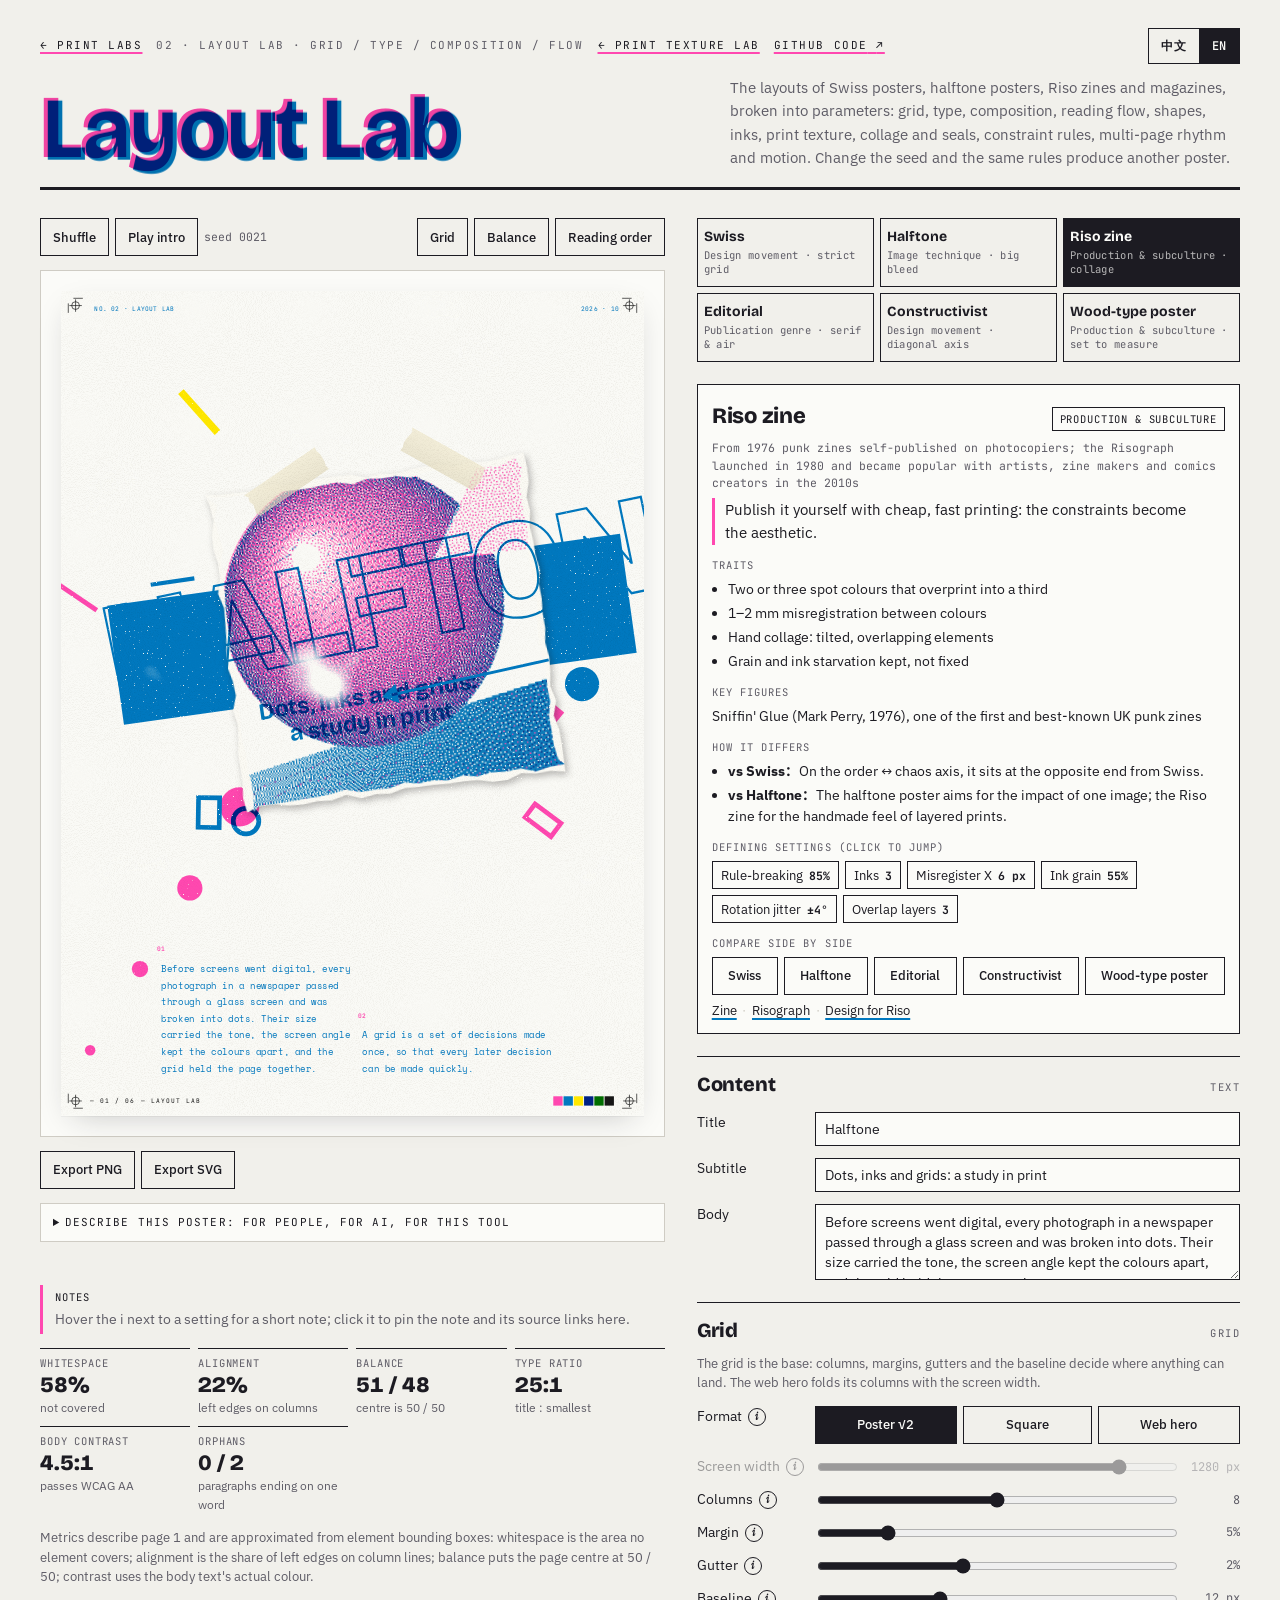
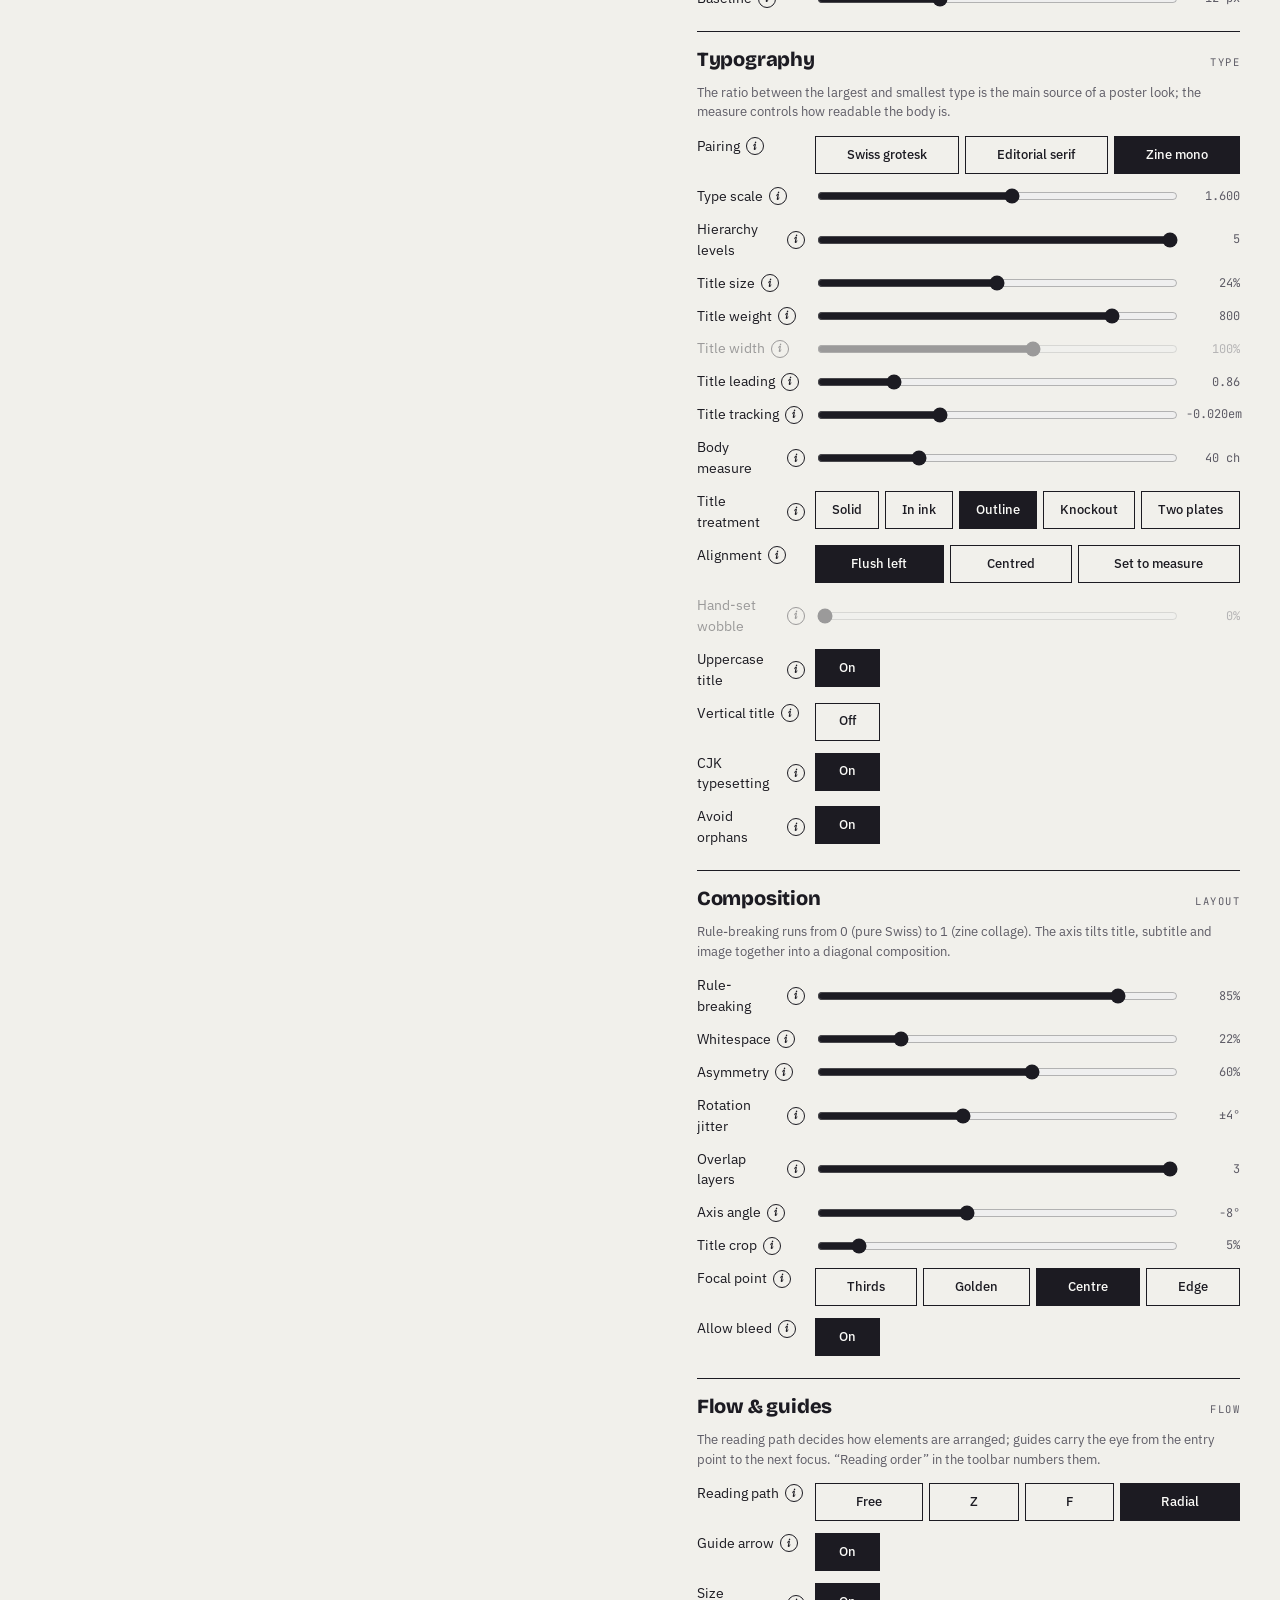
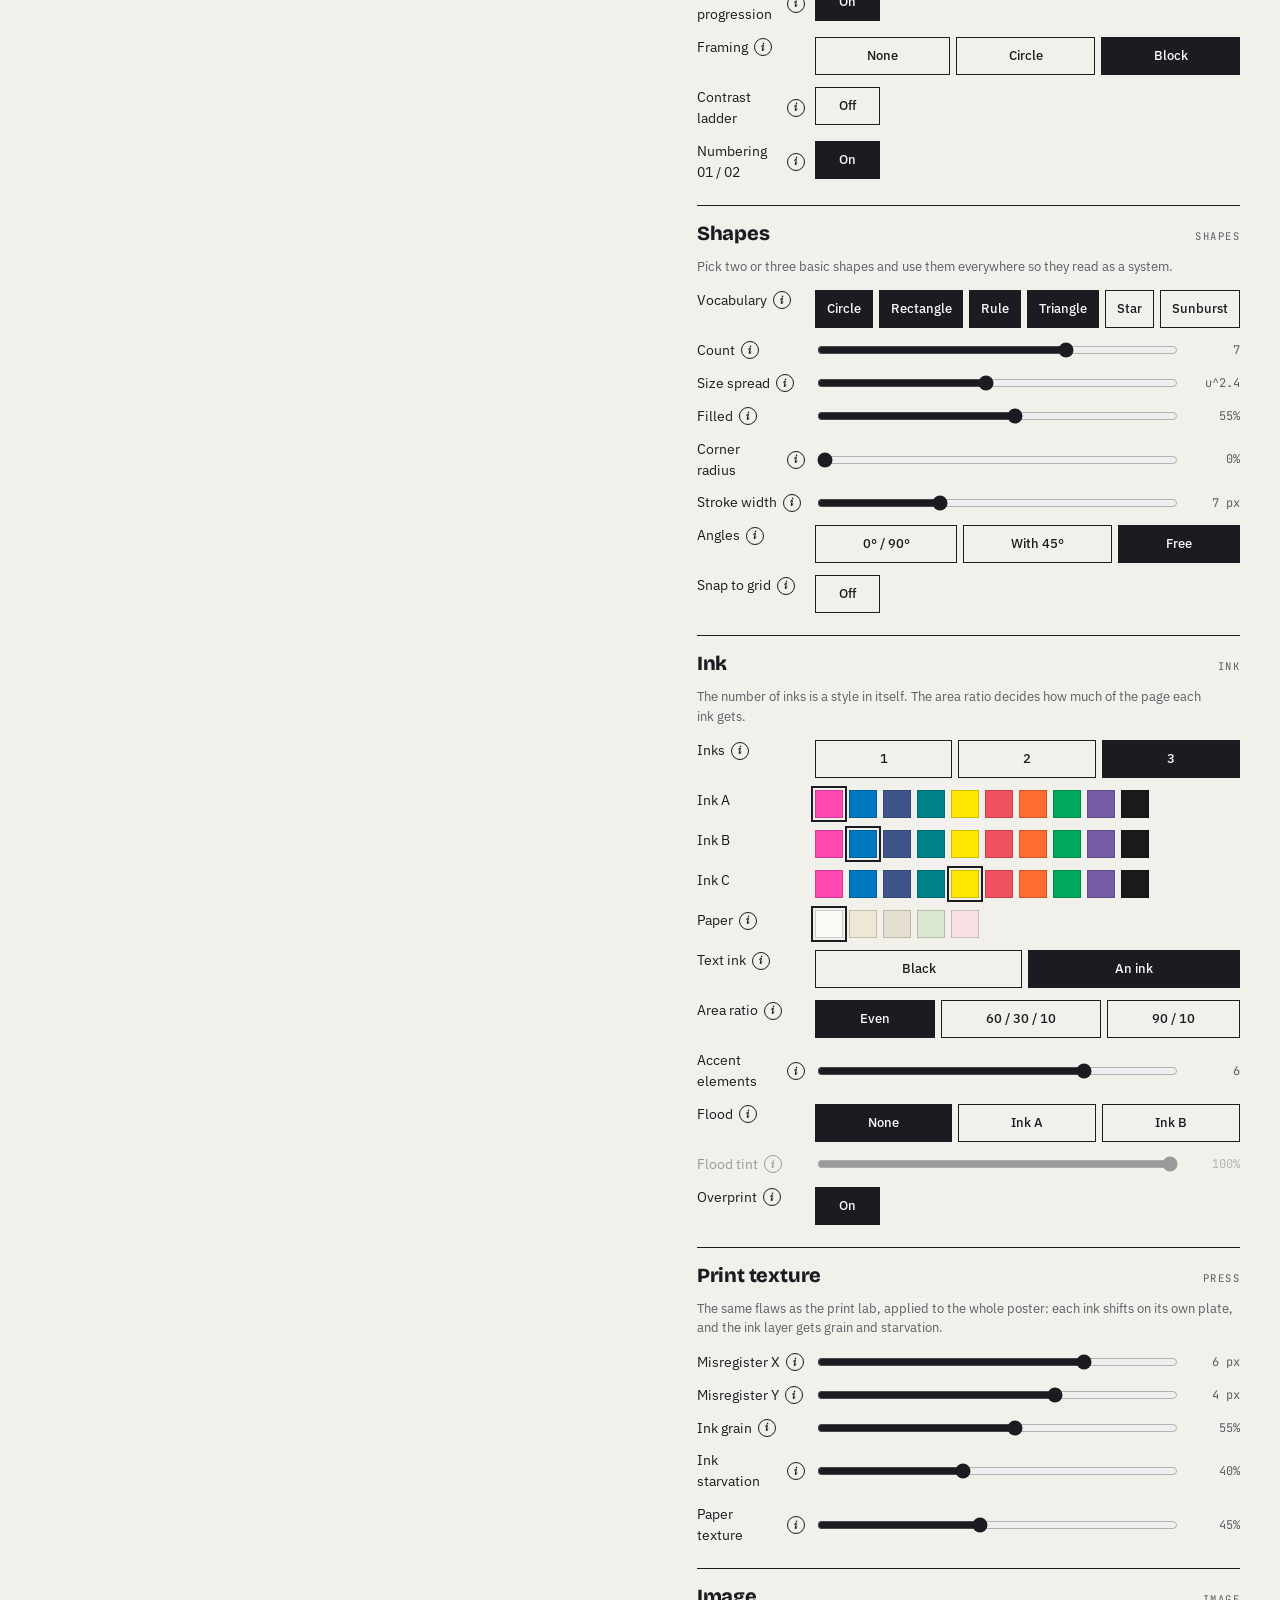
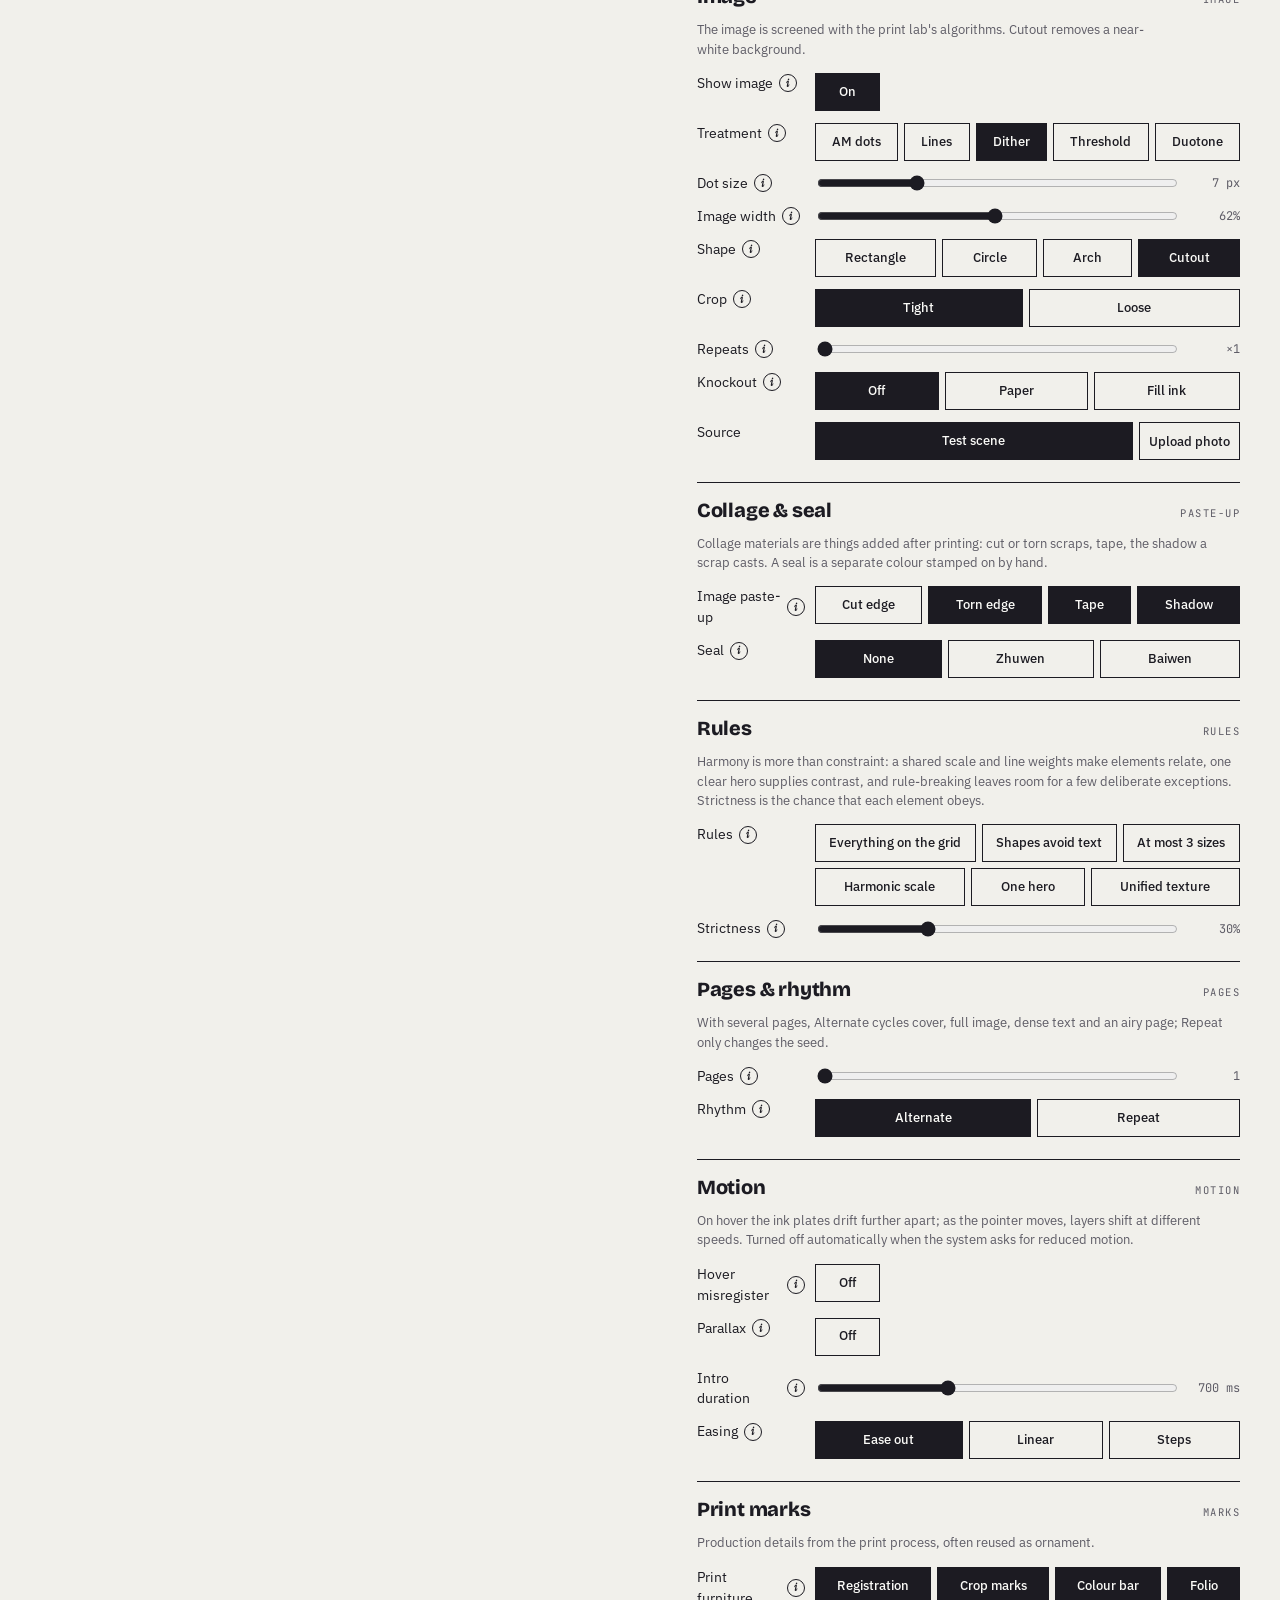
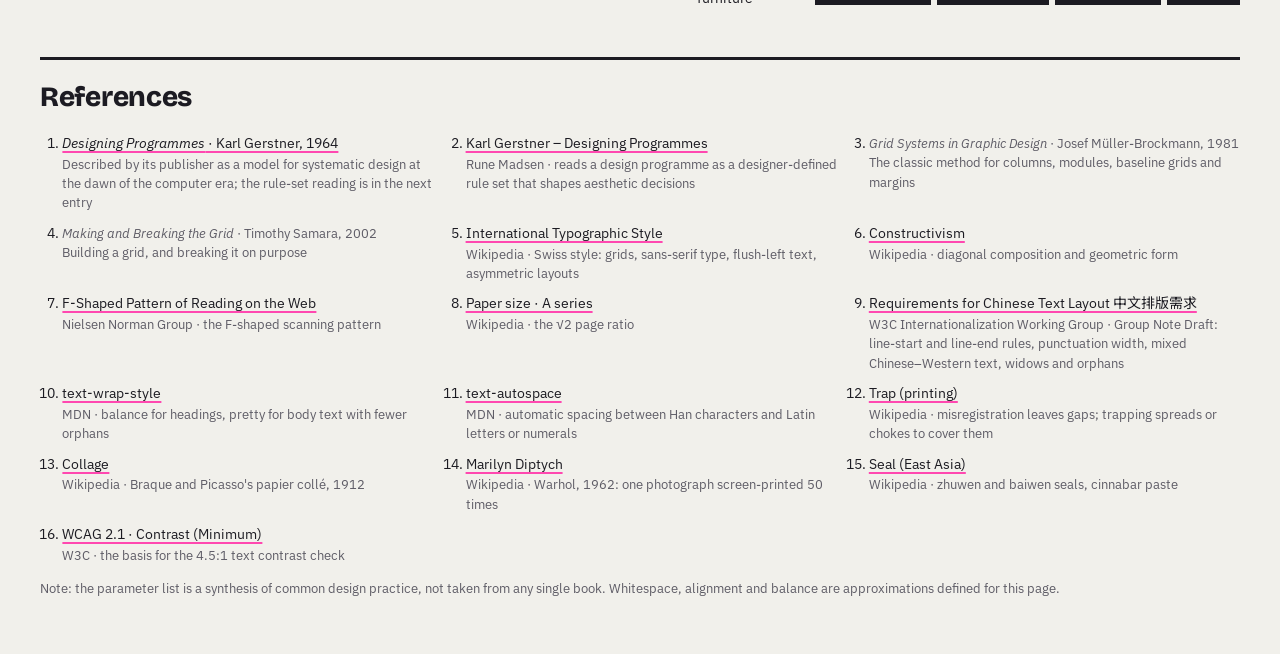
<file: layout.html>
<!doctype html>
<html lang="zh-CN">
<head>
<meta charset="utf-8">
<meta name="viewport" content="width=device-width, initial-scale=1, viewport-fit=cover">
<title>版式实验室</title>
<link rel="preconnect" href="https://fonts.googleapis.com">
<link rel="preconnect" href="https://fonts.gstatic.com" crossorigin>
<link rel="stylesheet" href="https://fonts.googleapis.com/css2?family=Archivo:wdth,wght@62..125,400..900&family=Bricolage+Grotesque:opsz,wght@12..96,400;12..96,700;12..96,800&family=IBM+Plex+Sans:wght@400;500;600&family=Instrument+Sans:wght@400;500;600&family=Instrument+Serif:ital@0;1&family=JetBrains+Mono:wght@400;600&family=Noto+Sans+SC:wght@400;700;900&family=Noto+Serif+SC:wght@500;900&family=Space+Mono:wght@400;700&display=swap">
<style>
/* shared.css — one source for every page in Print Labs: colour tokens, type, masthead, lab grid, controls, notes, references.
   Pages add their own rules after this block. Edit here, then run build.py. */
:root{
  --paper:#F1F0EB;
  --sheet:#FBFBF8;
  --ink:#1C1B22;
  --muted:#5E5C66;
  --rule:#CFCCC4;
  --pink:#FF48B0;
  --blue:#0078BF;
  --display:"Bricolage Grotesque","Noto Sans SC",system-ui,sans-serif;
  --body:"IBM Plex Sans","Noto Sans SC",system-ui,sans-serif;
  --mono:"JetBrains Mono",ui-monospace,"SFMono-Regular",Menlo,monospace;
  color-scheme:light;
}
*{box-sizing:border-box}
[hidden]{display:none!important}
body{margin:0;background:var(--paper);color:var(--ink);font-family:var(--body);font-size:15px;line-height:1.55}
.wrap{max-width:1240px;margin:0 auto;padding-inline:20px;padding-block:28px 56px}
.mast{display:grid;grid-template-columns:minmax(0,1fr) auto;gap:12px 32px;align-items:end;border-bottom:3px solid var(--ink);padding-bottom:18px;margin-bottom:28px}
:root[data-lang="en"] .zh{display:none!important}
:root:not([data-lang="en"]) .en{display:none!important}
.mast-top{grid-column:1/-1;display:flex;justify-content:space-between;align-items:center;gap:12px;flex-wrap:wrap}
.eyebrow{font-family:var(--mono);font-size:11px;letter-spacing:.14em;text-transform:uppercase;color:var(--muted);display:flex;gap:14px;flex-wrap:wrap;align-items:center}
.eyebrow a{color:var(--ink);text-decoration-color:var(--pink);text-decoration-thickness:2px;text-underline-offset:3px}
.langsw{display:inline-flex;border:1.5px solid var(--ink)}
.langsw button{font:600 12px/1 var(--mono);letter-spacing:.06em;padding:8px 12px;min-height:34px;border:0;background:transparent;color:var(--ink);cursor:pointer}
.langsw button + button{border-left:1.5px solid var(--ink)}
.langsw button[aria-pressed="true"]{background:var(--ink);color:var(--sheet)}
.langsw button:hover:not([aria-pressed="true"]){background:rgba(28,27,34,.07)}
.mis{display:grid;margin:0;font-family:var(--display);font-weight:900;font-size:clamp(48px,9vw,112px);line-height:.92;letter-spacing:-.02em;text-wrap:balance}
:root[data-lang="en"] .mis{font-size:clamp(40px,7vw,92px);font-weight:800}
.mis > span{grid-area:1/1;mix-blend-mode:multiply}
.mis > span:first-child{color:var(--pink)}
.mis > span:last-child{color:var(--blue);transform:translate(.045em,.03em)}
.lede{max-width:34em;margin:0;color:var(--muted);text-wrap:pretty}
@media (max-width:760px){.mast{grid-template-columns:1fr}}
.lab{display:grid;grid-template-columns:minmax(0,1.15fr) minmax(0,1fr);gap:32px;align-items:start}
.stage{min-width:0;display:flex;flex-direction:column;gap:14px}
.tip{position:absolute;z-index:30;max-width:320px;padding:10px 12px;background:var(--ink);color:var(--sheet);font-size:12.5px;line-height:1.5;box-shadow:4px 4px 0 var(--pink);pointer-events:none;display:flex;flex-direction:column;gap:5px}
.tip[hidden]{display:none!important}
.tip strong{font-family:var(--mono);font-size:10.5px;letter-spacing:.08em;font-weight:600}
.tip em{font-style:normal;font-family:var(--mono);font-size:10.5px;opacity:.72}
.panel{min-width:0;display:flex;flex-direction:column;gap:22px}
.group{display:flex;flex-direction:column;gap:12px;padding-top:12px;border-top:1.5px solid var(--ink)}
.group h2{margin:0;display:flex;justify-content:space-between;align-items:baseline;font-family:var(--display);font-weight:800;font-size:20px;letter-spacing:-.01em}
.group h2 small{font-family:var(--mono);font-weight:400;font-size:10.5px;letter-spacing:.14em;color:var(--muted)}
.seg button:hover{background:rgba(28,27,34,.07)}
.seg button[aria-pressed="true"]{background:var(--ink);color:var(--sheet)}
.field{display:grid;grid-template-columns:8em minmax(0,1fr) 4em;gap:10px;align-items:center;font-size:13.5px}
.field output{font-family:var(--mono);font-size:12px;text-align:right;font-variant-numeric:tabular-nums;color:var(--muted)}
.field input[type=range]{width:100%;accent-color:var(--ink)}
.sw{display:flex;flex-wrap:wrap;gap:6px}
.sw button{width:28px;height:28px;border:1.5px solid rgba(0,0,0,.18);cursor:pointer;padding:0}
.sw button[aria-pressed="true"]{outline:2.5px solid var(--ink);outline-offset:2px}
.btn{display:inline-flex;align-items:center;justify-content:center;gap:6px;font:500 13px var(--body);padding:8px 12px;border:1.5px solid var(--ink);background:transparent;color:var(--ink);cursor:pointer;min-height:38px}
.btn:hover{background:rgba(28,27,34,.07)}
.btn[aria-pressed="true"]{background:var(--ink);color:var(--sheet)}
button:focus-visible,input:focus-visible,textarea:focus-visible,label.btn:focus-within{outline:2.5px solid var(--blue);outline-offset:2px}
.refs{margin-top:48px;border-top:3px solid var(--ink);padding-top:16px}
.refs li > *{display:block}
.refs a{color:var(--ink);text-decoration-color:var(--pink);text-decoration-thickness:2px;text-underline-offset:3px;overflow-wrap:anywhere}
.seg button{font:500 13px/1.25 var(--body);padding:7px 8px;border:1.5px solid var(--ink);background:transparent;color:var(--ink);cursor:pointer;min-height:38px}
.hint,.note{font-size:12.5px;color:var(--muted);margin:0;text-wrap:pretty}

/* Layout: same proof-sheet identity as the print lab — sticky poster proof on the left, a "job ticket" of layout parameters on the right, live layout metrics under the proof. Single committed paper look. */

/* masthead */

/* lab */
@media (max-width:900px){.lab{grid-template-columns:minmax(0,1fr)}}
@media (min-width:901px){.stage{position:sticky;top:calc(16px + env(safe-area-inset-top, 0px))}}
.toolbar{display:flex;flex-wrap:wrap;gap:8px;align-items:center;justify-content:space-between}
.toolbar .row{display:flex;flex-wrap:wrap;gap:6px;align-items:center}
.cfgbox{border:1px solid var(--rule);background:var(--sheet);padding:10px 12px}
.cfgbox summary{cursor:pointer;font-family:var(--mono);font-size:11px;letter-spacing:.1em;text-transform:uppercase}
.cfgbox[open] summary{margin-bottom:8px}
.cfgbox textarea{width:100%;box-sizing:border-box;font:12px/1.45 var(--mono);margin:8px 0;resize:vertical}
.cfgbox .row{display:flex;flex-wrap:wrap;gap:6px}
.cfgtabs button{flex:1 1 auto}
.seedtag{font-family:var(--mono);font-size:11.5px;color:var(--muted);font-variant-numeric:tabular-nums}
.proof{background:var(--sheet);border:1px solid var(--rule);padding:20px;position:relative}
.posterwrap{position:relative;width:100%;overflow:hidden;box-shadow:0 1px 0 rgba(0,0,0,.04),0 10px 30px -12px rgba(28,27,34,.25)}
.poster{position:absolute;left:0;top:0;transform-origin:0 0;overflow:hidden}
.poster *{box-sizing:border-box}
.poster .el{position:absolute;margin:0}
.poster svg.layer{position:absolute;left:0;top:0;overflow:visible;pointer-events:none}
.metrics{display:grid;grid-template-columns:repeat(auto-fit,minmax(120px,1fr));gap:8px}
.metric{border-top:1.5px solid var(--ink);padding-top:6px;display:flex;flex-direction:column;gap:2px;min-width:0}
.metric span{font-family:var(--mono);font-size:10.5px;letter-spacing:.08em;text-transform:uppercase;color:var(--muted)}
.metric b{font-family:var(--display);font-weight:800;font-size:22px;line-height:1.1;font-variant-numeric:tabular-nums}
.metric i{font-style:normal;font-size:12px;color:var(--muted)}
.metric.ok b{color:var(--ink)} .metric.bad b{color:#C2183C}

/* panel */
.presetbar{display:grid;grid-template-columns:repeat(3,minmax(0,1fr));gap:6px}
@media (max-width:420px){.presetbar{grid-template-columns:repeat(2,minmax(0,1fr))}}
.presetbar button{font:700 14px/1.2 var(--display);padding:10px 6px;border:1.5px solid var(--ink);background:transparent;color:var(--ink);cursor:pointer;min-height:48px;display:flex;flex-direction:column;gap:2px;align-items:flex-start;text-align:left}
.presetbar button small{font:400 10.5px var(--mono);color:var(--muted);letter-spacing:.03em}
.presetbar button:hover{background:rgba(28,27,34,.07)}
.presetbar button[aria-pressed="true"]{background:var(--ink);color:var(--sheet)}
.presetbar button[aria-pressed="true"] small{color:rgba(251,251,248,.7)}
.ghint{font-size:12.5px;color:var(--muted);margin:-4px 0 2px;text-wrap:pretty}
.row2{display:grid;grid-template-columns:8em minmax(0,1fr);gap:10px;align-items:start;font-size:13.5px}
.seg{display:flex;flex-wrap:wrap;gap:6px}
.seg button:only-child{flex:0 0 auto;min-width:5em}
.seg button{flex:1 1 auto}
.txt{width:100%;font:14px var(--body);padding:7px 9px;border:1.5px solid var(--ink);background:var(--sheet);color:var(--ink);border-radius:0}
textarea.txt{min-height:76px;resize:vertical;line-height:1.45}
.off{opacity:.4}
.refs h2{margin:0 0 14px;font-family:var(--display);font-weight:800;font-size:28px;letter-spacing:-.01em}
.refs ol{margin:0;padding-left:1.6em;display:grid;grid-template-columns:repeat(auto-fit,minmax(280px,1fr));gap:10px 32px;font-size:14px}
.refs li > span{font-size:12.5px;color:var(--muted)}

/* pages, ink layers, motion */
.pages{display:grid;gap:14px}
.pages.multi{grid-template-columns:repeat(2,minmax(0,1fr))}
.pagebox{position:relative;width:100%;overflow:hidden;box-shadow:0 1px 0 rgba(0,0,0,.04),0 10px 30px -12px rgba(28,27,34,.25)}
.plabel{font-family:var(--mono);font-size:10.5px;letter-spacing:.08em;text-transform:uppercase;color:var(--muted);margin-top:6px}
.poster{--o1x:var(--b1x,0px);--o1y:var(--b1y,0px);--o2x:var(--b2x,0px);--o2y:var(--b2y,0px)}
.poster.shift{--o1x:calc(var(--b1x,0px) + 8px);--o1y:calc(var(--b1y,0px) + 5px);--o2x:calc(var(--b2x,0px) - 7px);--o2y:calc(var(--b2y,0px) + 6px)}
.poster .ink1{translate:var(--o1x) var(--o1y)}
.poster .ink2{translate:var(--o2x) var(--o2y)}
.poster g.gink1{transform:translate(var(--o1x),var(--o1y))}
.poster g.gink2{transform:translate(var(--o2x),var(--o2y))}
.poster.motion .ink1,.poster.motion .ink2{transition:translate .35s cubic-bezier(.2,.8,.2,1)}
.poster.motion g.gink1,.poster.motion g.gink2{transition:transform .35s cubic-bezier(.2,.8,.2,1)}
.poster .plx-back{translate:calc(var(--px,0) * -6px) calc(var(--py,0) * -6px)}
.poster .plx-mid{translate:calc(var(--px,0) * 3px) calc(var(--py,0) * 3px)}
.poster .plx-front{translate:calc(var(--px,0) * 11px) calc(var(--py,0) * 11px)}
.poster.motion .plx-back,.poster.motion .plx-mid,.poster.motion .plx-front{transition:translate .25s ease-out}
@media (prefers-reduced-motion:reduce){.poster.motion *{transition:none!important}}
.status{font-size:12.5px;color:var(--muted);margin:0;min-height:1.2em}
.status a{color:var(--ink);text-decoration-color:var(--pink);text-underline-offset:3px}
.field.off,.row2.off{opacity:.4}
/* knowledge notes */
.lb{display:inline-flex;align-items:center;gap:6px;min-width:0}
.info{flex:none;width:18px;height:18px;border-radius:50%;border:1.5px solid var(--ink);background:transparent;color:var(--ink);font:italic 700 11px/1 Georgia,"Instrument Serif",serif;cursor:pointer;padding:0;display:inline-flex;align-items:center;justify-content:center}
.info:hover{background:var(--ink);color:var(--sheet)}
.notecard{border-left:3px solid var(--pink);padding:4px 0 4px 12px;font-size:13.5px;color:var(--muted);display:flex;flex-direction:column;gap:4px;min-height:3.2em}
.notecard .nk{font-family:var(--mono);font-size:10.5px;letter-spacing:.1em;text-transform:uppercase;color:var(--ink)}
.notecard .tt{text-wrap:pretty}
.notecard em{font-style:normal}
.notecard a{color:var(--ink);text-decoration-color:var(--blue);text-decoration-thickness:1.5px;text-underline-offset:3px}
.notecard i{font-style:normal;margin:0 .45em;color:var(--rule)}

/* style cards and comparison */
.scard{border:1.5px solid var(--ink);background:var(--sheet);padding:14px 14px 12px;display:flex;flex-direction:column;gap:6px;font-size:13.5px}
.scard p{margin:0;text-wrap:pretty}
.scard ul{margin:0;padding-left:1.2em;display:flex;flex-direction:column;gap:3px}
.shead{display:flex;justify-content:space-between;align-items:baseline;gap:10px;flex-wrap:wrap}
.shead b{font-family:var(--display);font-weight:800;font-size:22px;letter-spacing:-.01em}
.kind{font-family:var(--mono);font-size:10.5px;letter-spacing:.08em;text-transform:uppercase;border:1.5px solid var(--ink);padding:3px 7px}
.era{font-family:var(--mono);font-size:11.5px;color:var(--muted)}
.ess{font-size:15px;color:var(--ink);border-left:3px solid var(--pink);padding-left:10px}
.scard .sub{font-family:var(--mono);font-size:10.5px;letter-spacing:.1em;text-transform:uppercase;color:var(--muted);margin-top:6px}
.pchips{display:flex;flex-wrap:wrap;gap:6px}
.pchip{display:inline-flex;gap:6px;align-items:baseline;border:1.5px solid var(--ink);background:transparent;color:var(--ink);font:12.5px var(--body);padding:5px 8px;cursor:pointer}
.pchip b{font-family:var(--mono);font-size:11.5px}
.pchip:hover{background:rgba(28,27,34,.07)}
.mod{font-size:12.5px;color:var(--muted)}
.src{font-size:12.5px;margin-top:4px}
.src a{color:var(--ink);text-decoration-color:var(--blue);text-decoration-thickness:1.5px;text-underline-offset:3px}
.src i{font-style:normal;margin:0 .45em;color:var(--rule)}
.flash{animation:flash 1.2s ease-out}
@keyframes flash{0%{background:rgba(255,72,176,.35)}100%{background:transparent}}
@media (prefers-reduced-motion:reduce){.flash{animation:none;outline:2px solid var(--pink)}}
.cmptable{overflow-x:auto}
.cmptable table{width:100%;border-collapse:collapse;font-size:13px}
.cmptable th,.cmptable td{text-align:left;padding:6px 8px;border-bottom:1px solid var(--rule);vertical-align:top}
.cmptable thead th{font-family:var(--mono);font-size:10.5px;letter-spacing:.08em;text-transform:uppercase;border-bottom:1.5px solid var(--ink)}
.cmptable tbody th{font-weight:500;color:var(--muted);white-space:nowrap;width:1%}
.cmptable td{font-family:var(--mono);font-size:12px}
.cmptable tr.diff td{background:rgba(255,72,176,.12)}
.cmptable .note{margin-top:6px}
</style>

</head>
<body>
<div class="wrap">
  <header class="mast">
    <div class="mast-top">
      <div class="eyebrow"><a data-page="home" href="index.html"><span class="zh">← 印刷实验室</span><span class="en">← Print Labs</span></a><span>02 · Layout lab · <span class="zh">网格 / 字体 / 构图 / 动线</span><span class="en">Grid / Type / Composition / Flow</span></span><a data-page="print" href="print.html"><span class="zh">← 印痕实验室</span><span class="en">← Print Texture Lab</span></a><a href="https://github.com/gengyuanmax/print-labs" target="_blank" rel="noopener"><span class="zh">GitHub 源码</span><span class="en">GitHub code</span> <span aria-hidden="true">↗</span></a></div>
      <div class="langsw" role="group" aria-label="Language / 语言">
        <button type="button" data-setlang="zh" lang="zh-CN">中文</button>
        <button type="button" data-setlang="en" lang="en">EN</button>
      </div>
    </div>
    <h1 class="mis" id="title"><span aria-hidden="true"><span class="zh">版式实验室</span><span class="en">Layout Lab</span></span><span aria-hidden="true"><span class="zh">版式实验室</span><span class="en">Layout Lab</span></span></h1>
    <p class="lede"><span class="zh">从瑞士风格、网点海报、Riso 小志到杂志版式，试着调整网格、字体、构图和配色，看看它们如何影响画面。还可以加入印刷纹理、拼贴和动效，或比较多页之间的节奏。点击“换一张”，按当前规则生成新的海报。</span><span class="en">The layouts of Swiss posters, halftone posters, Riso zines and magazines, broken into parameters: grid, type, composition, reading flow, shapes, inks, print texture, collage and seals, constraint rules, multi-page rhythm and motion. Change the seed and the same rules produce another poster.</span></p>
  </header>

  <main class="lab">
    <section class="stage" data-aria-zh="海报预览" data-aria-en="Poster preview">
      <div class="toolbar">
        <div class="row">
          <button class="btn" type="button" id="shuffle"><span class="zh">换一张</span><span class="en">Shuffle</span></button>
          <button class="btn" type="button" id="play"><span class="zh">播放入场动画</span><span class="en">Play intro</span></button>
          <span class="seedtag" id="seedtag"></span>
        </div>
        <div class="row">
          <button class="btn" type="button" id="tGrid"><span class="zh">网格线</span><span class="en">Grid</span></button>
          <button class="btn" type="button" id="tMass"><span class="zh">重心</span><span class="en">Balance</span></button>
          <button class="btn" type="button" id="tPath"><span class="zh">阅读顺序</span><span class="en">Reading order</span></button>
        </div>
      </div>
      <div class="proof"><div class="pages" id="pages"></div></div>
      <div class="cmptable" id="cmpTable" hidden></div>
      <div class="toolbar">
        <div class="row">
          <button class="btn" type="button" id="exPng"><span class="zh">导出 PNG</span><span class="en">Export PNG</span></button>
          <button class="btn" type="button" id="exSvg"><span class="zh">导出 SVG</span><span class="en">Export SVG</span></button>
        </div>
      </div>
      <details class="cfgbox" id="cfgBox">
        <summary><span class="zh">导出设计说明与海报配置</span><span class="en">Describe this poster: for people, for AI, for this tool</span></summary>
        <div class="seg cfgtabs" id="cfgTabs" role="group">
          <button type="button" data-tab="brief"><span class="zh">设计说明</span><span class="en">Design brief</span></button>
          <button type="button" data-tab="prompt"><span class="zh">图像生成提示词</span><span class="en">Image prompt</span></button>
          <button type="button" data-tab="tokens"><span class="zh">设计变量（CSS）</span><span class="en">Design tokens</span></button>
          <button type="button" data-tab="json"><span class="zh">海报配置（JSON）</span><span class="en">Config JSON</span></button>
        </div>
        <p class="hint" id="cfgHint"></p>
        <textarea id="cfgText" class="txt" spellcheck="false" rows="14" aria-label="Description"></textarea>
        <div class="row">
          <button class="btn" type="button" id="cfgCopy"><span class="zh">复制</span><span class="en">Copy</span></button>
          <button class="btn" type="button" id="cfgDown"><span class="zh">下载</span><span class="en">Download</span></button>
          <label class="btn" id="cfgOpen"><span class="zh">导入 JSON 文件</span><span class="en">Open .json</span><input type="file" id="cfgFile" accept="application/json,.json" hidden></label>
          <button class="btn" type="button" id="cfgLink"><span class="zh">复制分享链接</span><span class="en">Copy share link</span></button>
          <button class="btn" type="button" id="cfgApply"><span class="zh">应用</span><span class="en">Apply</span></button>
        </div>
      </details>
      <p class="status" id="status" aria-live="polite"></p>
      <div class="notecard" id="notecard" aria-live="polite"><span class="nk"><span class="zh">说明</span><span class="en">Notes</span></span><span class="tt"><span class="zh">将鼠标移到参数旁的 i 上查看简介；点击后，可在这里阅读完整说明和参考资料。</span><span class="en">Hover the i next to a setting for a short note; click it to pin the note and its source links here.</span></span></div>
      <div class="metrics" id="metrics"></div>
      <p class="note"><span class="zh">以下指标仅统计第 1 页。留白率按未被元素外框覆盖的面积估算；对齐度表示左边缘与栏线对齐的元素占比；重心坐标以页面中心为 50 / 50；正文对比度根据文字实际用色计算。</span><span class="en">Metrics describe page 1 and are approximated from element bounding boxes: whitespace is the area no element covers; alignment is the share of left edges on column lines; balance puts the page centre at 50 / 50; contrast uses the body text's actual colour.</span></p>
    </section>

    <aside class="panel" id="panel" data-aria-zh="参数" data-aria-en="Settings"></aside>
  </main>

  <section class="refs" data-aria-zh="参考资料" data-aria-en="References">
    <h2><span class="zh">参考资料</span><span class="en">References</span></h2>
    <ol>
      <li><a href="https://www.lars-mueller-publishers.com/designing-programmes" target="_blank" rel="noopener"><i>Designing Programmes</i> · Karl Gerstner, 1964</a><span><span class="zh">出版社将其定位为计算机时代早期的系统设计著作；关于设计规则的解读见下一条</span><span class="en">Described by its publisher as a model for systematic design at the dawn of the computer era; the rule-set reading is in the next entry</span></span></li>
      <li><a href="https://runemadsen.com/blog/karl-gerstner-designing-programmes/" target="_blank" rel="noopener">Karl Gerstner – Designing Programmes</a><span><span class="zh">Rune Madsen · 将“设计程序”理解为设计者制定的一组规则，用来指导具体的设计选择</span><span class="en">Rune Madsen · reads a design programme as a designer-defined rule set that shapes aesthetic decisions</span></span></li>
      <li><span><i>Grid Systems in Graphic Design</i> · Josef Müller-Brockmann, 1981</span><span><span class="zh">栏、模块、基线网格与页边距的经典方法</span><span class="en">The classic method for columns, modules, baseline grids and margins</span></span></li>
      <li><span><i>Making and Breaking the Grid</i> · Timothy Samara, 2002</span><span><span class="zh">网格的建立与有意识的破格</span><span class="en">Building a grid, and breaking it on purpose</span></span></li>
      <li><a href="https://en.wikipedia.org/wiki/International_Typographic_Style" target="_blank" rel="noopener">International Typographic Style</a><span><span class="zh">Wikipedia · 瑞士风格：网格、无衬线字体、左对齐、不对称构图</span><span class="en">Wikipedia · Swiss style: grids, sans-serif type, flush-left text, asymmetric layouts</span></span></li>
      <li><a href="https://en.wikipedia.org/wiki/Constructivism_(art)" target="_blank" rel="noopener">Constructivism</a><span><span class="zh">Wikipedia · 构成主义：斜向构图与几何形</span><span class="en">Wikipedia · diagonal composition and geometric form</span></span></li>
      <li><a href="https://www.nngroup.com/articles/f-shaped-pattern-reading-web-content/" target="_blank" rel="noopener">F-Shaped Pattern of Reading on the Web</a><span><span class="zh">Nielsen Norman Group · 网页文本的 F 型阅读路径</span><span class="en">Nielsen Norman Group · the F-shaped scanning pattern</span></span></li>
      <li><a href="https://en.wikipedia.org/wiki/Paper_size#A_series" target="_blank" rel="noopener">Paper size · A series</a><span><span class="zh">Wikipedia · √2 纸张比例</span><span class="en">Wikipedia · the √2 page ratio</span></span></li>
      <li><a href="https://www.w3.org/TR/clreq/" target="_blank" rel="noopener">Requirements for Chinese Text Layout 中文排版需求</a><span><span class="zh">W3C 国际化工作组 · 《中文排版需求》：行首行尾禁则、标点宽度、中西文混排、孤行与孤字</span><span class="en">W3C Internationalization Working Group · Group Note Draft: line-start and line-end rules, punctuation width, mixed Chinese–Western text, widows and orphans</span></span></li>
      <li><a href="https://developer.mozilla.org/en-US/docs/Web/CSS/text-wrap-style" target="_blank" rel="noopener">text-wrap-style</a><span><span class="zh">MDN · balance 用于标题，pretty 用于正文、减少孤字</span><span class="en">MDN · balance for headings, pretty for body text with fewer orphans</span></span></li>
      <li><a href="https://developer.mozilla.org/en-US/docs/Web/CSS/text-autospace" target="_blank" rel="noopener">text-autospace</a><span><span class="zh">MDN · 汉字与拉丁字母、数字之间的自动间距</span><span class="en">MDN · automatic spacing between Han characters and Latin letters or numerals</span></span></li>
      <li><a href="https://en.wikipedia.org/wiki/Trap_(printing)" target="_blank" rel="noopener">Trap (printing)</a><span><span class="zh">Wikipedia · 通过外扩或内缩形成陷印，减少套印不准造成的白缝</span><span class="en">Wikipedia · misregistration leaves gaps; trapping spreads or chokes to cover them</span></span></li>
      <li><a href="https://en.wikipedia.org/wiki/Collage" target="_blank" rel="noopener">Collage</a><span><span class="zh">Wikipedia · Braque 与 Picasso 的 papier collé，1912 年</span><span class="en">Wikipedia · Braque and Picasso's papier collé, 1912</span></span></li>
      <li><a href="https://en.wikipedia.org/wiki/Marilyn_Diptych" target="_blank" rel="noopener">Marilyn Diptych</a><span><span class="zh">Wikipedia · Warhol 1962 年，同一张照片丝网重复 50 次</span><span class="en">Wikipedia · Warhol, 1962: one photograph screen-printed 50 times</span></span></li>
      <li><a href="https://en.wikipedia.org/wiki/Seal_(East_Asia)" target="_blank" rel="noopener">Seal (East Asia)</a><span><span class="zh">Wikipedia · 朱文与白文，朱砂印泥</span><span class="en">Wikipedia · zhuwen and baiwen seals, cinnabar paste</span></span></li>
      <li><a href="https://www.w3.org/WAI/WCAG21/Understanding/contrast-minimum.html" target="_blank" rel="noopener">WCAG 2.1 · Contrast (Minimum)</a><span><span class="zh">W3C · 正文对比度 4.5:1 的依据</span><span class="en">W3C · the basis for the 4.5:1 text contrast check</span></span></li>
    </ol>
    <p class="note" style="margin-top:14px"><span class="zh">参数根据常见设计方法整理，综合了多种来源。留白率、对齐度和重心由本页的简化算法估算，供比较不同方案时参考。</span><span class="en">Note: the parameter list is a synthesis of common design practice, not taken from any single book. Whitespace, alignment and balance are approximations defined for this page.</span></p>
  </section>
</div>

<script>/* links.js — where the pages of Print Labs live. On GitHub Pages or from local files the pages sit side by side;
   inside claude.ai each page is its own artifact, so the links go to the published artifacts instead. */
(() => {
  const h = location.hostname;
  const local = h.endsWith('github.io') || location.protocol === 'file:' || h === 'localhost' || h === '127.0.0.1';
  const FILE = {home:'index.html', print:'print.html', layout:'layout.html', object:'object.html', element:'element.html'};
  const ART = {
    home:'https://claude.ai/artifact/PeE1kDmTykEsa3FWtq1ujK',
    print:'https://claude.ai/artifact/BEBGEYAVkseDmEd78EbxS4',
    layout:'https://claude.ai/artifact/3kpSy3NxXfTr8N6h2EhqAB',
    object:'https://claude.ai/artifact/MDsc8WCa1yWzZArUPnWvAo',
    element:'https://claude.ai/artifact/42e7hhVJtn6MSQRErAsAqR',
  };
  const wire = () => document.querySelectorAll('a[data-page]').forEach(a => {
    const k = a.dataset.page;
    const hs = a.dataset.hash || '';
    if (local || !ART[k] || ART[k].startsWith('@')) { a.href = FILE[k] + hs; return; }
    a.href = ART[k] + hs; a.target = '_blank'; a.rel = 'noopener';
  });
  if (document.readyState === 'loading') document.addEventListener('DOMContentLoaded', wire); else wire();
})();
</script>
<script>
(() => {
/* ---------- shared data ---------- */
const INKS = [
  {id:'fpink', zh:'荧光粉', en:'Fluorescent Pink', c:'#FF48B0'},
  {id:'blue', zh:'蓝', en:'Blue', c:'#0078BF'},
  {id:'fedblue', zh:'联邦蓝', en:'Federal Blue', c:'#3D5588'},
  {id:'teal', zh:'青绿', en:'Teal', c:'#00838A'},
  {id:'yellow', zh:'黄', en:'Yellow', c:'#FFE800'},
  {id:'red', zh:'亮红', en:'Bright Red', c:'#F15060'},
  {id:'orange', zh:'橙', en:'Orange', c:'#FF6C2F'},
  {id:'green', zh:'绿', en:'Green', c:'#00A95C'},
  {id:'purple', zh:'紫', en:'Purple', c:'#765BA7'},
  {id:'black', zh:'黑', en:'Black', c:'#1A1A1A'},
];
const PAPERS = [
  {id:'white', zh:'白卡', en:'White card', c:'#FAFAF6'},
  {id:'recycled', zh:'米色再生纸', en:'Recycled cream', c:'#EEE7D6'},
  {id:'news', zh:'新闻纸', en:'Newsprint', c:'#E4DFD1'},
  {id:'mint', zh:'薄荷', en:'Mint', c:'#DCE7D0'},
  {id:'blush', zh:'浅粉', en:'Blush', c:'#F6E0E4'},
];
const PAIRS = {
  swiss:{d:'"Archivo","Noto Sans SC",sans-serif', b:'"Archivo","Noto Sans SC",sans-serif', bw:400, italicSub:false},
  editorial:{d:'"Instrument Serif","Noto Serif SC",serif', b:'"Instrument Sans","Noto Sans SC",sans-serif', bw:400, italicSub:true},
  zine:{d:'"Bricolage Grotesque","Noto Sans SC",sans-serif', b:'"Space Mono","Noto Sans SC",monospace', bw:400, italicSub:false},
};
const MONO = '"JetBrains Mono",ui-monospace,monospace';
const DEFAULT_TEXT = {
  title:{zh:'网点', en:'Halftone'},
  subtitle:{zh:'探索网点、油墨与版式网格', en:'Dots, inks and grids: a study in print'},
  body:{zh:'传统照相制版用网屏将照片转成网点，以网点大小表现明暗。多色印刷时，不同色版采用不同网角，以减少摩尔纹。版式网格则负责组织图文，让整页清晰有序。', en:'Before screens went digital, every photograph in a newspaper passed through a glass screen and was broken into dots. Their size carried the tone, the screen angle kept the colours apart, and the grid held the page together.'},
  body2:{zh:'先确定栏数、间距和对齐位置，后续的图文编排就有据可循。', en:'A grid is a set of decisions made once, so that every later decision can be made quickly.'},
  body3:{zh:'页面大部分元素遵循网格，少数偏离网格的元素才会格外醒目。', en:'Breaking the grid only works because everything around the break still keeps to it.'},
  caption:{zh:'图 1 — 测试画面', en:'Fig. 1 — Test scene'},
  issue:{zh:'第 02 期 · 版式实验室', en:'No. 02 · Layout Lab'},
};

/* ---------- parameters ---------- */
const BASE = {format:'poster', vw:1280, cols:6, margin:.07, gutter:.02, baseline:12,
  pair:'swiss', ratio:1.414, levels:4, titleScale:.22, tWeight:800, tWidth:110, tLead:.88, track:-.03, measure:55, align:'left', handset:0, upper:true, vertical:false, titleStyle:'solid',
  breakS:.2, white:.5, asym:.8, jitter:0, layers:1, axis:0, focal:'thirds', bleed:false, titleCrop:0,
  path:'auto', guide:true, sizeSeq:false, frame:'none', ladder:false, numbers:true,
  vocab:{circle:true, rect:true, line:true, tri:false}, nShapes:3, sizeExp:2, fill:.7, radius:0, strokeW:.006, angles:'ortho', snap:true,
  inks:2, inkA:'fpink', inkB:'blue', inkC:'yellow', paper:'white', textInk:'black', colorRatio:'even', accent:2, overprint:true,
  tMisX:0, tMisY:0, tGrain:0, tStarve:0, tPaper:0,
  img:true, treat:'am', cell:7, imgSpan:.6, mask:'rect', crop:'tight',
  rules:{grid:false, avoid:false, max3:false, scale:false, tiers:false, unify:false}, strict:1,
  pages:1, rhythm:'alternate',
  hoverShift:false, parallax:false, dur:700, ease:'out',
  flood:'none', floodTint:1, imgRepeat:1, imgKnock:'off', collage:{cut:false, torn:false, tape:false, shadow:false}, seal:'none', cjk:true, pretty:true,
  furn:{reg:true, crop:false, bar:true, folio:true},
  seed:7, grid:false, mass:false, showPath:false, compare:null};
const PRESETS = {
  swiss:{name:{zh:'瑞士风格',en:'Swiss'}, tag:{zh:'严格网格',en:'strict grid'}, p:{cols:12, margin:.065, gutter:.016, pair:'swiss', ratio:1.5, levels:4, titleScale:.15, tWeight:700, tWidth:100, tLead:.92, track:-.035, measure:50, upper:false, align:'left', titleStyle:'solid',
    breakS:0, white:.62, asym:.95, jitter:0, layers:0, axis:0, focal:'thirds', bleed:false, titleCrop:0, path:'f', guide:false, sizeSeq:false, frame:'none', ladder:true, numbers:true,
    vocab:{circle:false, rect:true, line:true, tri:false}, nShapes:2, sizeExp:2, fill:1, radius:0, strokeW:.005, angles:'ortho', snap:true,
    inks:1, inkA:'red', paper:'white', textInk:'black', colorRatio:'9010', accent:1, overprint:false, tMisX:0, tMisY:0, tGrain:0, tStarve:0, tPaper:.1,
    img:true, treat:'am', cell:5, imgSpan:.5, mask:'rect', crop:'loose', rules:{grid:true, avoid:true, max3:true, scale:true, tiers:true}, strict:1,
    furn:{reg:false, crop:false, bar:false, folio:true}, seed:12}},
  halftone:{name:{zh:'半色调海报',en:'Halftone'}, tag:{zh:'大图出血',en:'big bleed'}, p:{cols:6, margin:.05, gutter:.02, pair:'swiss', ratio:1.8, levels:3, titleScale:.3, tWeight:900, tWidth:125, tLead:.82, track:-.04, measure:45, upper:true, align:'left', titleStyle:'solid',
    breakS:.45, white:.38, asym:.85, jitter:0, layers:1, axis:0, focal:'edge', bleed:true, titleCrop:.12, path:'z', guide:true, sizeSeq:false, frame:'none', ladder:false, numbers:false,
    vocab:{circle:true, rect:false, line:false, tri:false}, nShapes:2, sizeExp:3, fill:1, radius:0, strokeW:.006, angles:'ortho', snap:true,
    inks:2, inkA:'orange', inkB:'fedblue', paper:'recycled', textInk:'black', colorRatio:'603010', accent:2, overprint:true, tMisX:3, tMisY:2, tGrain:.25, tStarve:.15, tPaper:.35,
    img:true, treat:'am', cell:12, imgSpan:.95, mask:'circle', crop:'tight', rules:{grid:false, avoid:true, max3:true, scale:true, tiers:true, unify:true}, strict:.8,
    furn:{reg:true, crop:false, bar:true, folio:true}, seed:3}},
  zine:{name:{zh:'Riso 小志',en:'Riso zine'}, tag:{zh:'拼贴叠印',en:'collage'}, p:{cols:8, margin:.05, gutter:.02, pair:'zine', ratio:1.6, levels:5, titleScale:.24, tWeight:800, tWidth:100, tLead:.86, track:-.02, measure:40, upper:true, align:'left', titleStyle:'outline',
    breakS:.85, white:.22, asym:.6, jitter:4, layers:3, axis:-8, focal:'center', bleed:true, titleCrop:.05, path:'radial', guide:true, sizeSeq:true, frame:'block', ladder:false, numbers:true,
    vocab:{circle:true, rect:true, line:true, tri:true}, nShapes:7, sizeExp:2.4, fill:.55, radius:0, strokeW:.008, angles:'free', snap:false,
    inks:3, inkA:'fpink', inkB:'blue', inkC:'yellow', paper:'white', textInk:'ink', colorRatio:'even', accent:6, overprint:true, tMisX:6, tMisY:4, tGrain:.55, tStarve:.4, tPaper:.45,
    img:true, treat:'fs', cell:7, imgSpan:.62, mask:'cutout', crop:'tight', collage:{cut:false, torn:true, tape:true, shadow:true}, rules:{grid:false, avoid:false, max3:false, scale:false, tiers:false}, strict:.3,
    furn:{reg:true, crop:true, bar:true, folio:true}, seed:21}},
  editorial:{name:{zh:'杂志',en:'Editorial'}, tag:{zh:'衬线留白',en:'serif & air'}, p:{cols:6, margin:.085, gutter:.022, pair:'editorial', ratio:1.333, levels:5, titleScale:.17, tWeight:400, tWidth:100, tLead:.95, track:-.01, measure:60, upper:false, align:'left', titleStyle:'solid',
    breakS:.12, white:.58, asym:.75, jitter:0, layers:0, axis:0, focal:'golden', bleed:false, titleCrop:0, path:'auto', guide:false, sizeSeq:false, frame:'none', ladder:true, numbers:true,
    vocab:{circle:false, rect:false, line:true, tri:false}, nShapes:1, sizeExp:2, fill:1, radius:0, strokeW:.004, angles:'ortho', snap:true,
    inks:2, inkA:'teal', inkB:'black', paper:'recycled', textInk:'black', colorRatio:'9010', accent:1, overprint:true, tMisX:0, tMisY:0, tGrain:.1, tStarve:.05, tPaper:.3,
    img:true, treat:'duo', cell:7, imgSpan:.66, mask:'arch', crop:'loose', rules:{grid:true, avoid:true, max3:false, scale:true, tiers:true}, strict:.9,
    furn:{reg:false, crop:false, bar:false, folio:true}, seed:5}},
  constructivist:{name:{zh:'构成主义',en:'Constructivist'}, tag:{zh:'斜向主轴',en:'diagonal axis'}, p:{cols:6, margin:.06, gutter:.02, pair:'swiss', ratio:1.7, levels:3, titleScale:.2, tWeight:900, tWidth:80, tLead:.85, track:0, measure:42, upper:true, align:'left', titleStyle:'knock',
    breakS:.35, white:.45, asym:.9, jitter:0, layers:2, axis:-20, focal:'thirds', bleed:true, titleCrop:0, path:'z', guide:true, sizeSeq:true, frame:'circle', ladder:false, numbers:true,
    vocab:{circle:true, rect:true, line:true, tri:false}, nShapes:4, sizeExp:2.2, fill:.85, radius:0, strokeW:.01, angles:'d45', snap:false,
    inks:2, inkA:'red', inkB:'black', paper:'recycled', textInk:'black', colorRatio:'603010', accent:3, overprint:true, tMisX:2, tMisY:1, tGrain:.2, tStarve:.2, tPaper:.4,
    img:true, treat:'thresh', cell:7, imgSpan:.5, mask:'cutout', crop:'tight', rules:{grid:false, avoid:true, max3:true, scale:true, tiers:true}, strict:.7,
    furn:{reg:false, crop:false, bar:false, folio:true}, seed:44}},
  woodtype:{name:{zh:'木活字海报',en:'Wood-type poster'}, tag:{zh:'逐行满排',en:'set to measure'}, p:{cols:6, margin:.05, gutter:.015, pair:'swiss', ratio:1.6, levels:4, titleScale:.3, tWeight:900, tWidth:125, tLead:.9, track:0, measure:50, upper:true, align:'fill', titleStyle:'solid',
    breakS:0, white:.18, asym:.5, jitter:0, layers:1, axis:0, focal:'edge', bleed:false, titleCrop:0, path:'auto', guide:false, sizeSeq:false, frame:'none', ladder:false, numbers:false,
    vocab:{circle:false, rect:false, line:true, tri:false, star:true, burst:true}, nShapes:4, sizeExp:2.4, fill:1, radius:0, strokeW:.012, angles:'ortho', snap:false,
    inks:2, inkA:'red', inkB:'fedblue', paper:'recycled', textInk:'ink', colorRatio:'603010', accent:3, overprint:true, tMisX:2, tMisY:1, tGrain:.35, tStarve:.35, tPaper:.55, handset:.6,
    img:false, treat:'thresh', cell:7, imgSpan:.45, mask:'rect', crop:'tight', rules:{grid:true, avoid:true, max3:false, scale:false, tiers:false, unify:true}, strict:1,
    furn:{reg:false, crop:false, bar:false, folio:false}, seed:8}},
};

/* ---------- language & state ---------- */
let LANG = 'zh';
try { const s = localStorage.getItem('printlab-lang'); LANG = s==='en'||s==='zh' ? s : ((navigator.language||'').toLowerCase().startsWith('zh') ? 'zh' : 'en'); }
catch(e){ LANG = (navigator.language||'').toLowerCase().startsWith('zh') ? 'zh' : 'en'; }
const T = o => (o && typeof o==='object' && 'zh' in o) ? o[LANG] : o;
const clone = o => JSON.parse(JSON.stringify(o));
const P = clone(Object.assign({}, BASE, PRESETS.zine.p));
let activePreset = 'zine';
const TEXT = {title:null, subtitle:null, body:null};
let uploaded = null;
const $ = id => document.getElementById(id);
const hex = c => [1,3,5].map(i => parseInt(c.slice(i,i+2),16)/255);
const ink = id => INKS.find(x => x.id===id);
const paper = id => PAPERS.find(x => x.id===id);
const txt = k => TEXT[k]!=null ? TEXT[k] : T(DEFAULT_TEXT[k]);
const host = location.hostname;
const LOCAL = host.endsWith('github.io') || location.protocol==='file:' || host==='localhost' || host==='127.0.0.1';
const REDUCED = matchMedia('(prefers-reduced-motion: reduce)').matches;

/* ---------- control schema ---------- */
const pct = v => Math.round(v*100)+'%';
const L = (zh,en) => ({zh,en});
const GROUPS = [
  {t:L('内容','Content'), s:'TEXT', items:[
    {type:'text', key:'title', label:L('标题','Title')},
    {type:'text', key:'subtitle', label:L('副标题','Subtitle')},
    {type:'textarea', key:'body', label:L('正文','Body')},
  ]},
  {t:L('网格','Grid'), s:'GRID', hint:L('网格为图文提供对齐依据。栏数、页边距、栏间距和基线间距共同决定布局；选择“网页首屏”时，栏数会随屏幕宽度调整。','The grid is the base: columns, margins, gutters and the baseline decide where anything can land. The web hero folds its columns with the screen width.'), items:[
    {type:'seg', key:'format', label:L('画幅','Format'), opts:[['poster',L('海报 √2','Poster √2')],['square',L('方形','Square')],['web',L('网页首屏','Web hero')]]},
    {type:'range', key:'vw', label:L('屏幕宽度','Screen width'), min:360, max:1440, step:10, fmt:v=>v+' px', when:()=>P.format==='web'},
    {type:'range', key:'cols', label:L('栏数','Columns'), min:4, max:12, step:1, fmt:v=>v},
    {type:'range', key:'margin', label:L('页边距','Margin'), min:.03, max:.14, step:.005, fmt:pct},
    {type:'range', key:'gutter', label:L('栏间距','Gutter'), min:0, max:.05, step:.002, fmt:pct},
    {type:'range', key:'baseline', label:L('基线间距','Baseline'), min:6, max:24, step:1, fmt:v=>v+' px'},
  ]},
  {t:L('字体排印','Typography'), s:'TYPE', hint:L('标题与正文的字号差越大，视觉层级越鲜明；正文行宽则影响阅读的舒适度。','The ratio between the largest and smallest type is the main source of a poster look; the measure controls how readable the body is.'), items:[
    {type:'seg', key:'pair', label:L('字体搭配','Pairing'), opts:[['swiss',L('瑞士无衬线','Swiss grotesk')],['editorial',L('杂志衬线体','Editorial serif')],['zine',L('小志等宽体','Zine mono')]]},
    {type:'range', key:'ratio', label:L('字号比例','Type scale'), min:1.125, max:2, step:.001, fmt:v=>(+v).toFixed(3)},
    {type:'range', key:'levels', label:L('层级数','Hierarchy levels'), min:2, max:5, step:1, fmt:v=>v},
    {type:'range', key:'titleScale', label:L('标题大小','Title size'), min:.08, max:.4, step:.005, fmt:pct},
    {type:'range', key:'tWeight', label:L('标题字重','Title weight'), min:300, max:900, step:50, fmt:v=>v, when:()=>P.pair!=='editorial'},
    {type:'range', key:'tWidth', label:L('标题字宽','Title width'), min:62, max:125, step:1, fmt:v=>v+'%', when:()=>P.pair==='swiss'},
    {type:'range', key:'tLead', label:L('标题行距','Title leading'), min:.75, max:1.3, step:.01, fmt:v=>(+v).toFixed(2)},
    {type:'range', key:'track', label:L('标题字距','Title tracking'), min:-.08, max:.1, step:.005, fmt:v=>(v>0?'+':'')+(+v).toFixed(3)+'em'},
    {type:'range', key:'measure', label:L('正文行宽','Body measure'), min:25, max:80, step:1, fmt:v=>v+(LANG==='zh'?' 字':' ch')},
    {type:'seg', key:'titleStyle', label:L('标题处理','Title treatment'), opts:[['solid',L('实心','Solid')],['ink',L('油墨色','In ink')],['outline',L('描边','Outline')],['knock',L('反白','Knockout')],['double',L('双版叠印','Two plates')]]},
    {type:'seg', key:'align', label:L('对齐','Alignment'), opts:[['left',L('左对齐','Flush left')],['center',L('居中','Centred')],['fill',L('逐行满排','Set to measure')]]},
    {type:'range', key:'handset', label:L('手工排字偏差','Hand-set wobble'), min:0, max:1, step:.05, fmt:pct, when:()=>P.align==='fill'},
    {type:'toggle', key:'upper', label:L('标题全大写','Uppercase title')},
    {type:'toggle', key:'vertical', label:L('标题竖排','Vertical title')},
    {type:'toggle', key:'cjk', label:L('中文排印','CJK typesetting')},
    {type:'toggle', key:'pretty', label:L('避免孤字','Avoid orphans')},
  ]},
  {t:L('构图','Composition'), s:'LAYOUT', hint:L('“破格强度”越低，元素越遵循网格；越高，越接近自由拼贴。调整主轴角度，可以让标题、副标题和图像一起倾斜。','Rule-breaking runs from 0 (pure Swiss) to 1 (zine collage). The axis tilts title, subtitle and image together into a diagonal composition.'), items:[
    {type:'range', key:'breakS', label:L('破格强度','Rule-breaking'), min:0, max:1, step:.01, fmt:pct},
    {type:'range', key:'white', label:L('留白倾向','Whitespace'), min:0, max:1, step:.01, fmt:pct},
    {type:'range', key:'asym', label:L('不对称度','Asymmetry'), min:0, max:1, step:.01, fmt:pct},
    {type:'range', key:'jitter', label:L('随机旋转','Rotation jitter'), min:0, max:10, step:.5, fmt:v=>'±'+v+'°'},
    {type:'range', key:'layers', label:L('叠压层数','Overlap layers'), min:0, max:3, step:1, fmt:v=>v},
    {type:'range', key:'axis', label:L('主轴角度','Axis angle'), min:-45, max:45, step:1, fmt:v=>v+'°'},
    {type:'range', key:'titleCrop', label:L('标题裁切','Title crop'), min:0, max:.5, step:.01, fmt:pct},
    {type:'seg', key:'focal', label:L('视觉焦点','Focal point'), opts:[['thirds',L('三分点','Thirds')],['golden',L('黄金分割','Golden')],['center',L('中心','Centre')],['edge',L('边缘','Edge')]]},
    {type:'toggle', key:'bleed', label:L('允许出血','Allow bleed')},
  ]},
  {t:L('动线与引导','Flow & guides'), s:'FLOW', hint:L('选择阅读路径，安排视觉重点的先后顺序；用箭头、形状和对比引导视线。点击工具栏中的“阅读顺序”，可查看编号提示。','The reading path decides how elements are arranged; guides carry the eye from the entry point to the next focus. “Reading order” in the toolbar numbers them.'), items:[
    {type:'seg', key:'path', label:L('阅读路径','Reading path'), opts:[['auto',L('自由','Free')],['z',L('Z 型','Z')],['f',L('F 型','F')],['radial',L('中心放射','Radial')]]},
    {type:'toggle', key:'guide', label:L('引导箭头','Guide arrow')},
    {type:'toggle', key:'sizeSeq', label:L('形状渐大','Size progression')},
    {type:'seg', key:'frame', label:L('突出重点','Framing'), opts:[['none',L('无','None')],['circle',L('圆','Circle')],['block',L('色块','Block')]]},
    {type:'toggle', key:'ladder', label:L('对比度分级','Contrast ladder')},
    {type:'toggle', key:'numbers', label:L('编号 01 / 02','Numbering 01 / 02')},
  ]},
  {t:L('形状','Shapes'), s:'SHAPES', hint:L('选择 2–3 种基本形状，在页面中重复使用，更容易形成统一的视觉效果。','Pick two or three basic shapes and use them everywhere so they read as a system.'), items:[
    {type:'checks', key:'vocab', label:L('形状类型','Vocabulary'), opts:[['circle',L('圆','Circle')],['rect',L('矩形','Rectangle')],['line',L('粗线','Rule')],['tri',L('三角','Triangle')],['star',L('星形','Star')],['burst',L('放射纹','Sunburst')]]},
    {type:'range', key:'nShapes', label:L('数量','Count'), min:0, max:10, step:1, fmt:v=>v},
    {type:'range', key:'sizeExp', label:L('大小分布','Size spread'), min:1, max:4, step:.1, fmt:v=>'u^'+(+v).toFixed(1)},
    {type:'range', key:'fill', label:L('实心比例','Filled'), min:0, max:1, step:.05, fmt:pct},
    {type:'range', key:'radius', label:L('圆角','Corner radius'), min:0, max:.5, step:.01, fmt:pct},
    {type:'range', key:'strokeW', label:L('描边粗细','Stroke width'), min:.002, max:.02, step:.001, fmt:v=>(v*840).toFixed(0)+' px'},
    {type:'seg', key:'angles', label:L('角度','Angles'), opts:[['ortho',L('0° / 90°','0° / 90°')],['d45',L('含 45°','With 45°')],['free',L('自由','Free')]]},
    {type:'toggle', key:'snap', label:L('吸附网格','Snap to grid')},
  ]},
  {t:L('油墨','Ink'), s:'INK', hint:L('油墨种类决定配色范围；面积比例控制主色、辅色和点缀色的分配。','The number of inks is a style in itself. The area ratio decides how much of the page each ink gets.'), items:[
    {type:'seg', key:'inks', label:L('油墨数','Inks'), opts:[[1,L('1 色','1')],[2,L('2 色','2')],[3,L('3 色','3')]]},
    {type:'swatch', key:'inkA', label:L('油墨 A','Ink A'), list:'inks'},
    {type:'swatch', key:'inkB', label:L('油墨 B','Ink B'), list:'inks', need:2},
    {type:'swatch', key:'inkC', label:L('油墨 C','Ink C'), list:'inks', need:3},
    {type:'swatch', key:'paper', label:L('纸张','Paper'), list:'papers'},
    {type:'seg', key:'textInk', label:L('文字用色','Text ink'), opts:[['black',L('黑','Black')],['ink',L('使用所选油墨','An ink')]]},
    {type:'seg', key:'colorRatio', label:L('面积比例','Area ratio'), opts:[['even',L('均分','Even')],['603010',L('60 / 30 / 10','60 / 30 / 10')],['9010',L('主色 90 / 10','90 / 10')]]},
    {type:'range', key:'accent', label:L('点缀色元素','Accent elements'), min:0, max:8, step:1, fmt:v=>v},
    {type:'seg', key:'flood', label:L('满版底色','Flood'), opts:[['none',L('无','None')],['A',L('油墨 A','Ink A')],['B',L('油墨 B','Ink B')]]},
    {type:'range', key:'floodTint', label:L('底色浓度','Flood tint'), min:.1, max:1, step:.05, fmt:pct, when:()=>P.flood!=='none'},
    {type:'toggle', key:'overprint', label:L('叠印混色','Overprint')},
  ]},
  {t:L('印刷质感','Print texture'), s:'PRESS', hint:L('将印痕实验室的纹理效果应用到整张海报：各色印版可分别错位，墨层可加入颗粒、缺墨和纸纹。','The same flaws as the print lab, applied to the whole poster: each ink shifts on its own plate, and the ink layer gets grain and starvation.'), items:[
    {type:'range', key:'tMisX', label:L('套色错位 X','Misregister X'), min:-12, max:12, step:1, fmt:v=>v+' px'},
    {type:'range', key:'tMisY', label:L('套色错位 Y','Misregister Y'), min:-12, max:12, step:1, fmt:v=>v+' px'},
    {type:'range', key:'tGrain', label:L('墨色颗粒','Ink grain'), min:0, max:1, step:.01, fmt:pct},
    {type:'range', key:'tStarve', label:L('缺墨漏白','Ink starvation'), min:0, max:1, step:.01, fmt:pct},
    {type:'range', key:'tPaper', label:L('纸张纹理','Paper texture'), min:0, max:1, step:.01, fmt:pct},
  ]},
  {t:L('图像','Image'), s:'IMAGE', hint:L('使用印痕实验室的加网算法处理图像。选择“去底”时，会移除接近白色的背景。','The image is screened with the print lab\'s algorithms. Cutout removes a near-white background.'), items:[
    {type:'toggle', key:'img', label:L('显示图像','Show image')},
    {type:'seg', key:'treat', label:L('处理','Treatment'), opts:[['am',L('AM 调幅网','AM dots')],['line',L('线条网','Lines')],['fs',L('误差扩散','Dither')],['thresh',L('阈值','Threshold')],['duo',L('双色调','Duotone')]]},
    {type:'range', key:'cell', label:L('网点尺寸','Dot size'), min:3, max:18, step:1, fmt:v=>v+' px'},
    {type:'range', key:'imgSpan', label:L('图像宽度','Image width'), min:.25, max:1, step:.01, fmt:pct},
    {type:'seg', key:'mask', label:L('外形','Shape'), opts:[['rect',L('矩形','Rectangle')],['circle',L('圆形','Circle')],['arch',L('拱形','Arch')],['cutout',L('去底','Cutout')]]},
    {type:'seg', key:'crop', label:L('裁切','Crop'), opts:[['tight',L('局部裁切','Tight')],['loose',L('保留环境','Loose')]]},
    {type:'range', key:'imgRepeat', label:L('重复次数','Repeats'), min:1, max:4, step:1, fmt:v=>'×'+v},
    {type:'seg', key:'imgKnock', label:L('挖空','Knockout'), opts:[['off',L('关','Off')],['paper',L('留纸色','Paper')],['ink',L('填另一色','Fill ink')]]},
    {type:'upload', label:L('原图','Source')},
  ]},
  {t:L('拼贴与印章','Collage & seal'), s:'PASTE-UP', hint:L('为图像添加剪纸边缘、撕边、胶带和投影，模拟手工拼贴。印章使用单独的颜色，呈现手工盖印的效果。','Collage materials are things added after printing: cut or torn scraps, tape, the shadow a scrap casts. A seal is a separate colour stamped on by hand.'), items:[
    {type:'checks', key:'collage', label:L('图像拼贴','Image paste-up'), opts:[['cut',L('剪边','Cut edge')],['torn',L('撕边','Torn edge')],['tape',L('胶带','Tape')],['shadow',L('纸片阴影','Shadow')]]},
    {type:'seg', key:'seal', label:L('印章','Seal'), opts:[['none',L('无','None')],['zhu',L('朱文','Zhuwen')],['bai',L('白文','Baiwen')]]},
  ]},
  {t:L('约束规则','Rules'), s:'RULES', hint:L('统一比例和线宽，让元素彼此呼应；突出主体，让画面主次分明。“严格度”越高，遵守这些规则的元素越多，也可以适当提高“破格强度”，保留一些变化。','Harmony is more than constraint: a shared scale and line weights make elements relate, one clear hero supplies contrast, and rule-breaking leaves room for a few deliberate exceptions. Strictness is the chance that each element obeys.'), items:[
    {type:'checks', key:'rules', label:L('规则','Rules'), opts:[['grid',L('全部对齐网格','Everything on the grid')],['avoid',L('形状不压文字','Shapes avoid text')],['max3',L('最多 3 种字号','At most 3 sizes')],['scale',L('统一比例','Harmonic scale')],['tiers',L('突出主体','One hero')],['unify',L('质感统一','Unified texture')]]},
    {type:'range', key:'strict', label:L('严格度','Strictness'), min:0, max:1, step:.05, fmt:pct},
  ]},
  {t:L('页面与节奏','Pages & rhythm'), s:'PAGES', hint:L('生成多页时，选择“交替”可依次安排封面、大图页、文字页和留白页；选择“重复”则沿用相同布局规则，只改变随机结果。','With several pages, Alternate cycles cover, full image, dense text and an airy page; Repeat only changes the seed.'), items:[
    {type:'range', key:'pages', label:L('页数','Pages'), min:1, max:4, step:1, fmt:v=>v},
    {type:'seg', key:'rhythm', label:L('节奏','Rhythm'), opts:[['alternate',L('交替','Alternate')],['repeat',L('重复','Repeat')]]},
  ]},
  {t:L('动效','Motion'), s:'MOTION', hint:L('开启后，鼠标悬停可让各色印版进一步错位，移动鼠标可产生分层视差。若系统已开启“减少动态效果”，这些动效会自动关闭。','On hover the ink plates drift further apart; as the pointer moves, layers shift at different speeds. Turned off automatically when the system asks for reduced motion.'), items:[
    {type:'toggle', key:'hoverShift', label:L('悬停错位','Hover misregister')},
    {type:'toggle', key:'parallax', label:L('视差','Parallax')},
    {type:'range', key:'dur', label:L('入场时长','Intro duration'), min:200, max:1600, step:50, fmt:v=>v+' ms'},
    {type:'seg', key:'ease', label:L('缓动','Easing'), opts:[['out',L('减速','Ease out')],['linear',L('匀速','Linear')],['steps',L('逐帧','Steps')]]},
  ]},
  {t:L('印刷标记','Print marks'), s:'MARKS', hint:L('这些标记原本用于套准、裁切和印刷检查，也可作为版面装饰。','Production details from the print process, often reused as ornament.'), items:[
    {type:'checks', key:'furn', label:L('标记类型','Print furniture'), opts:[['reg',L('套准标记','Registration')],['crop',L('裁切线','Crop marks')],['bar',L('色彩控制条','Colour bar')],['folio',L('期号与页码','Folio')]]},
  ]},
];

/* ---------- knowledge notes: what each parameter means, where it comes from (fact-checked against the linked sources) ---------- */
const WK = t => 'https://en.wikipedia.org/wiki/' + t;
const OWN = L('本页的模拟方法，供交互实验使用。', 'This page\'s own approach: how Layout Lab implements it, with no outside source.');
const TIPS = {
  format:{t:L('A 系列纸张（ISO 216）的长宽比是 √2 ≈ 1.414：对半裁切或折叠后比例不变，所以海报画幅用 1 : 1.414。','A-series paper (ISO 216) has an aspect ratio of √2 ≈ 1.414, so halving or folding a sheet keeps its proportions. The poster format uses 1 : 1.414.'), l:[['ISO 216',WK('ISO_216')]]},
  vw:{t:L('Ethan Marcotte 在 2010 年 5 月的 A List Apart 文章里提出“响应式网页设计”：流动网格、弹性图片加媒体查询。本页在手机宽度（小于 600 px）下使用 4 栏，在平板宽度（600–999 px）下使用 8 栏。','Ethan Marcotte coined “responsive web design” in a May 2010 A List Apart article: fluid grids, flexible images and media queries. Here the columns fold to 4 and 8 at the mobile (< 600px) and tablet (< 1000px) breakpoints.'), l:[['Responsive web design',WK('Responsive_web_design')]]},
  cols:{t:L('网格是组织版面元素的骨架。二战后，Max Bill、Emil Ruder、Müller-Brockmann 等设计师发展出灵活的网格系统，它与国际主义平面设计风格（瑞士风格）紧密相连；Müller-Brockmann 的《Grid Systems in Graphic Design》让网格在欧洲和北美普及。','A grid is the framework a designer uses to organise elements. After the Second World War, designers including Max Bill, Emil Ruder and Müller-Brockmann developed flexible grid systems tied to the International Typographic Style; Müller-Brockmann\'s Grid Systems in Graphic Design spread the grid through Europe and North America.'), l:[['Grid (graphic design)',WK('Grid_(graphic_design)')],['International Typographic Style',WK('International_Typographic_Style')]]},
  margin:{t:L('页边距、栏间距和元素之间的空隙都属于留白。留白太少，页面会显得拥挤、难读；刻意留出大片空白，可以让设计显得经典、优雅。','Margins, gutters and the gaps between elements are all white space. Too little makes a page look cluttered and hard to read; generous white space can make a design look classic and elegant.'), l:[['White space',WK('White_space_(visual_arts)')]]},
  gutter:{t:L('栏间距是栏与栏之间的空隙，也属于留白的一部分，让相邻的文字和图片彼此分开。','The gutter is the gap between columns. It is part of the page\'s white space and keeps neighbouring text and images apart.'), l:[['White space',WK('White_space_(visual_arts)')]]},
  baseline:{t:L('基线网格让所有文字行落在同一组水平线上，跨栏的文字因此能对齐。本页的正文行高设为基线间距的整数倍。','A baseline grid puts every line of text on the same set of horizontal lines, so text in different columns lines up. Here the body line height is a whole multiple of the baseline.'), l:[['Müller-Brockmann, Grid Systems in Graphic Design (1981)','']]},
  pair:{t:L('Helvetica（原名 Neue Haas Grotesk）由 Max Miedinger 与 Eduard Hoffmann 于 1957 年设计，成为瑞士风格的标志。本页以开源字体 Archivo 呈现这类无衬线字体的特点，另提供杂志风格的衬线字体组合和小志风格的等宽字体组合。','Helvetica (originally Neue Haas Grotesk), designed in 1957 by Max Miedinger with Eduard Hoffmann, became a hallmark of the International Typographic Style. Here the open-source Archivo stands in for that grotesk; the other two pairings are an editorial serif and a zine monospace.'), l:[['Helvetica',WK('Helvetica')]]},
  ratio:{t:L('等比字号序列（modular scale）：从基准字号出发，逐级乘以或除以固定比例，得到一组字号。Tim Brown 2011 年在 A List Apart 介绍了这种方法，并引用 Bringhurst 把它比作音阶。1.25、1.333、1.5 对应 5:4、4:3、3:2 三种音程比，1.618 是黄金比。','A modular scale starts from one size and multiplies or divides by a fixed ratio. Tim Brown introduced it on A List Apart in 2011, quoting Bringhurst\'s comparison to a musical scale. 1.25, 1.333 and 1.5 are the interval ratios 5:4, 4:3 and 3:2; 1.618 is the golden ratio.'), l:[['More Meaningful Typography (2011)','https://alistapart.com/article/more-meaningful-typography/']]},
  levels:{t:L('视觉层级决定读者先看什么、后看什么。本页每多一级就多一种字号：2 级只有标题和正文，3 级加副标题，4 级加页眉和图注，5 级加引文。','Visual hierarchy decides what the reader sees first and next. Each level here adds one type size: 2 is title and body, 3 adds a subtitle, 4 adds running heads and a caption, 5 adds a pull quote.'), l:[['Visual hierarchy',WK('Visual_hierarchy')]]},
  titleScale:{t:L('标题与最小字号的差距越大，画面的大小对比越强。这个比值显示在下方的“字号比”指标里。','The larger the ratio between the title and the smallest type, the more the page reads as a poster. The ratio appears in the Type ratio metric below.'), own:true},
  tWeight:{t:L('OpenType 1.8 的可变字体由 Adobe、Apple、Microsoft 在 2016 年 9 月宣布，一个字体文件里可以连续调节字重等设计轴。Archivo 支持字重和字宽两个轴。','OpenType 1.8 variable fonts, announced by Adobe, Apple and Microsoft in September 2016, let one font file vary continuously along design axes such as weight. Archivo has both weight and width axes.'), l:[['Variable font',WK('Variable_font')]]},
  tLead:{t:L('行距（leading）得名于手工排版时插在字行之间的铅条，所以英文读作 “ledding”。多行大标题可采用小于字号的行高，让字行更紧凑；本页数值表示行高与字号的比值。','Leading is named after the strips of lead placed between lines of hand-set type, which is why it is pronounced “ledding”. Large titles often use leading below 1 so the lines sit tight.'), l:[['Leading',WK('Leading')]]},
  track:{t:L('字距（tracking）是统一调整一段文字的字母间距。大标题常收紧，全大写的小标签常放宽。','Tracking adjusts the letter spacing of a whole run of text. Large titles are often tightened; small all-caps labels are often opened up.'), l:[['Letter spacing',WK('Letter_spacing')]]},
  measure:{t:L('Robert Bringhurst 在《The Elements of Typographic Style》中建议西文印刷正文每行约 45–75 个字符，以 66 个为参考。本页中文行宽按汉字数估算，不能直接套用西文的字符数建议。','Robert Bringhurst\'s The Elements of Typographic Style recommends 45–75 characters per line for printed text, with 66 as the ideal. Chinese is approximated by counting characters.'), l:[['Line length',WK('Line_length')]]},
  titleStyle:{t:L('“反白”会从底色中挖空字形，露出纸色；“描边”只保留字形轮廓；“双版叠印”将同一标题分别印在两块色版上，略微错位，重叠处产生混色。挖空（knockout）是移除下层油墨的处理方式，叠印（overprint）则保留下层油墨。','Overprinting puts one colour directly on top of another; a knockout removes the colour underneath so the paper shows through. PostScript creates knockouts by default. Outline type keeps only the letter contours. Two plates prints the title on both ink plates, slightly offset, so the overlap becomes a third colour.'), l:[['Overprinting',WK('Overprinting')]]},
  align:{t:L('左对齐、右侧自然错落，是瑞士风格常见的排字方式。“逐行满排”参考木活字演出海报：分别调整每行的字号和字宽，让文字占满设定行宽，以突出信息层级。','Flush-left, ragged-right text is one of the hallmarks of the International Typographic Style, alongside asymmetric layouts, grids and sans-serif type. “Set to measure” is the wood-type poster way: each line gets its own size and width so it fills the measure; theatre bills even sized names by fame.'), l:[['International Typographic Style',WK('International_Typographic_Style')],['Wood type',WK('Wood_type')]]},
  upper:{t:L('Miles Tinker 的研究发现，全大写会明显降低阅读速度，他建议连续阅读的文字不要用全大写。所以全大写只适合标题和短标签。','Miles Tinker\'s research found that all-capital text slows reading noticeably, and he advised against it for continuous reading. Keep all caps for titles and short labels.'), l:[['All caps',WK('All_caps')]]},
  vertical:{t:L('中文、日文可以竖排，传统上从右往左排列；CSS 的 writing-mode: vertical-rl 对应这种排法，拉丁字母在其中会旋转 90°。','Chinese and Japanese can be set vertically, traditionally right to left; CSS writing-mode: vertical-rl does the same, and Latin letters inside it turn 90°.'), l:[['Horizontal and vertical writing',WK('Horizontal_and_vertical_writing_in_East_Asian_scripts')]]},
  breakS:{t:L('Timothy Samara 的《Making and Breaking the Grid》讨论先建立网格、再有意识地打破它。本页把越界、出血、旋转和叠压合并成一个“破格强度”。','Timothy Samara\'s Making and Breaking the Grid covers building a grid and then breaking it on purpose. This page folds overshoot, bleed, rotation and overlap into a single rule-breaking strength.'), l:[['Samara, Making and Breaking the Grid (2002)','']]},
  white:{t:L('留白是页面上没有内容的部分，包括页边距、栏间距和元素之间的空隙。本页的留白倾向会改变元素之间的间距、形状数量和正文段数。','White space is the unmarked part of a page: margins, gutters and the gaps between elements. Here the whitespace setting changes spacing, the number of shapes and the number of body blocks.'), l:[['White space',WK('White_space_(visual_arts)')]]},
  asym:{t:L('Jan Tschichold 在 1928 年的《Die neue Typographie》中主张不居中的版面，并只接受无衬线字体；不对称版面后来成为瑞士风格的标志之一。','In Die neue Typographie (1928), Jan Tschichold favoured non-centred layouts and accepted only sans-serif type; asymmetric layouts later became a hallmark of the International Typographic Style.'), l:[['Jan Tschichold',WK('Jan_Tschichold')],['International Typographic Style',WK('International_Typographic_Style')]]},
  jitter:{t:L('手工拼贴时，剪下来的元素很难贴得完全水平。本页用随机旋转模拟这种痕迹。','Hand-made collage rarely lands perfectly level. Random rotation here imitates that trace of the hand.'), own:true},
  layers:{t:L('拼贴是把不同材料叠在一起组成新画面的手法。本页的叠压层数决定图像、文字和形状彼此压住的程度。','Collage builds an image by layering different materials. Here the overlap setting decides how far image, type and shapes cover one another.'), l:[['Collage',WK('Collage')]]},
  axis:{t:L('El Lissitzky 1919 年的海报《用红楔子打白军》用一个红色三角刺入白色圆形，是构成主义几何构成的代表作。本页的主轴参数把标题、副标题和图像整体转成斜向。','El Lissitzky\'s 1919 poster Beat the Whites with the Red Wedge drives a red triangle into a white circle, a landmark of Constructivist geometric composition. The axis setting here tilts title, subtitle and image together.'), l:[['Beat the Whites with the Red Wedge',WK('Beat_the_Whites_with_the_Red_Wedge')]]},
  titleCrop:{t:L('出血（bleed）是把油墨延伸到裁切线之外，裁切后边缘不留白。让大字故意被页边切掉，就是利用了这一点。','Bleed extends ink past the trim line so no white edge remains after cutting. Letting a big title run off the page uses exactly that.'), l:[['Bleed (printing)',WK('Bleed_(printing)')]]},
  bleed:{t:L('出血（bleed）是把油墨延伸到裁切线之外，裁切后边缘不留白。打开后，标题、图像和形状可以越过页边。','Bleed extends ink past the trim line so no white edge remains after cutting. With it on, title, image and shapes may run off the page.'), l:[['Bleed (printing)',WK('Bleed_(printing)')]]},
  focal:{t:L('“三分法”由 John Thomas Smith 在 1797 年首次写下：把画面分成九格，把重点放在分割线或交点上。黄金分割点位于约 0.382 处。','The rule of thirds was first written down by John Thomas Smith in 1797: divide the frame into nine parts and put key elements on the lines or their intersections. The golden-section point sits at about 0.382.'), l:[['Rule of thirds',WK('Rule_of_thirds')],['Golden ratio',WK('Golden_ratio')]]},
  path:{t:L('Nielsen Norman Group 的眼动研究发现，读者扫描网页文本时常呈 F 型。Z 型和中心放射是排版里常用的经验布局，本页把它们实现为三种排布规则。','Nielsen Norman Group\'s eye-tracking research found that people often scan web text in an F shape. Z and radial are common layout conventions; this page implements all three as arrangement rules.'), l:[['F-Shaped Pattern (NN/g)','https://www.nngroup.com/articles/f-shaped-pattern-reading-web-content/']]},
  guide:{t:L('箭头总是从阅读顺序里的第一个元素指向第二个，打开工具栏的“阅读顺序”可以看到完整顺序。','The arrow always runs from the first element in the reading order to the second; turn on Reading order in the toolbar to see the whole sequence.'), own:true},
  sizeSeq:{t:L('一串由小到大的形状会形成方向感。本页让这串形状从页面一角指向标题。','A run of shapes growing in size creates a sense of direction. Here the run points from a corner toward the title.'), own:true},
  frame:{t:L('图底关系指主体与背景之间的视觉关系。在重点内容后面放置圆形或色块，可以将它与周围内容区分开。','Figure–ground: we read one region as the figure and the rest as background. A circle or block behind the key element lifts it out of the background.'), l:[['Figure–ground',WK('Figure%E2%80%93ground_(perception)')]]},
  ladder:{t:L('让重点内容与背景形成较强对比，次要信息适当减淡，使主次更清楚。正文仍需达到 WCAG 4.5:1 的对比度。','A contrast ladder gives the most important element the highest contrast and fades secondary and supporting text step by step, reinforcing the hierarchy. Body text still needs WCAG\'s 4.5:1.'), l:[['Visual hierarchy',WK('Visual_hierarchy')],['WCAG 2.1 contrast','https://www.w3.org/WAI/WCAG21/Understanding/contrast-minimum.html']]},
  numbers:{t:L('编号让读者看到内容的先后和数量。适合用于有明确先后关系的内容。','Numbering shows the order and count of the content. Use it only when the content really has an order.'), own:true},
  handset:{t:L('模拟手工排字的轻微偏差：字的位置上下浮动、角度略有变化，字距不完全均匀。仅在“逐行满排”时生效。','Hand-set type never lines up perfectly: each letter sits a little above or below the baseline, tilts slightly, and the spacing is uneven. Works with “Set to measure”.'), own:true},
  vocab:{t:L('选用少量基本形状并重复使用，有助于统一画面。星形、横条和放射纹常见于美国凸版演出海报。','Choose a few basic shapes and repeat them across the page so they read as one system. Stars, bars and sunbursts are stock ornaments of American letterpress show posters.'), l:[['Nashville Scene · Fine Print','https://www.nashvillescene.com/arts_culture/coverstory/fine-print-the-letterpress-artists-visually-defining-nashville/article_4842e4ae-1ce5-11ed-b75e-83816f4dfa1a.html']]},
  nShapes:{t:L('形状数量还会受“留白倾向”影响：留白越多，形状越少。','The shape count also follows the whitespace setting: more white space, fewer shapes.'), own:true},
  sizeExp:{t:L('形状大小由随机数 u 的 k 次方决定。k 越大，小形状越多，大形状越少，大小对比也越明显。','Shape sizes follow a power law u^k: the larger k is, the more a few shapes are big and most are small, which reads as more tension than an even spread.'), own:true},
  fill:{t:L('实心形状形成色块，视觉分量较重；描边形状只保留轮廓，显得更轻。','Filled shapes act as colour fields; outlined shapes are lighter and more diagrammatic.'), own:true},
  radius:{t:L('瑞士风格和 Riso 海报里的形状通常是直角；圆角会让画面变柔和、更像界面。','Swiss and Riso posters usually keep square corners; rounded corners soften the page and make it feel more like an interface.'), own:true},
  strokeW:{t:L('描边粗细以 840px 宽的画面为准。','Stroke width is measured on the 840px-wide page.'), own:true},
  angles:{t:L('只允许 0° 和 90° 时画面最有秩序；加入 45° 带来构成主义式的斜线；自由角度更像拼贴。','Allowing only 0° and 90° gives the most order; adding 45° brings Constructivist diagonals; free angles feel like collage.'), own:true},
  snap:{t:L('开启后，形状的位置和尺寸会对齐网格的栏线和模块行。','When on, shape positions and sizes land on columns and module rows.'), own:true},
  inks:{t:L('专色印刷为每种油墨单独制版。Riso 通过各色印版叠印形成多色图像，因此选几种墨、怎样叠色，都会影响最终效果。','A spot colour gets its own plate and its own pass. The Risograph prints one spot colour at a time and builds colour in layers, so the number of inks is a style in itself.'), l:[['Spot color',WK('Spot_color')],['Risograph',WK('Risograph')]]},
  paper:{t:L('纸色会影响油墨的呈色。本页用正片叠底近似模拟，因此同一种油墨在米色纸上看起来会更暗、更暖。','Paper takes part in overprinting: this page multiplies colours, so the same ink looks darker and warmer on cream paper.'), own:true},
  textInk:{t:L('选“使用所选油墨”时，文字使用所选油墨 B（只有一种油墨时使用所选油墨 A）来印，并且会跟着这块版一起错位。','With An ink, text prints in ink B (or ink A when there is only one ink) and shifts with that plate.'), own:true},
  colorRatio:{t:L('60 / 30 / 10 是室内设计和界面设计里常说的配色经验法则：主色 60%、辅色 30%、点缀 10%。它是经验做法，不是严格理论；本页用它给点缀色元素分配油墨。','60 / 30 / 10 is a rule of thumb from interior and interface design: a dominant colour at 60%, a secondary at 30%, an accent at 10%. It is a convention, not a theory; here it weights which ink the accent elements get.'), own:true},
  accent:{t:L('冯·雷斯托夫效应：一组相似的东西里，与众不同的那一个更容易被记住（Hedwig von Restorff，1933）。所以强调色只给少数几个元素。','The von Restorff effect: among similar items, the one that differs is more likely to be remembered (Hedwig von Restorff, 1933). That is why only a few elements get the accent.'), l:[['Von Restorff effect',WK('Von_Restorff_effect')]]},
  overprint:{t:L('叠印是把一种颜色直接印在另一种颜色上，重叠处会混出新的颜色。','Overprinting puts one colour directly on another, and the overlap mixes into a new colour.'), l:[['Overprinting',WK('Overprinting')]]},
  tMis:{t:L('Riso 分色印刷时可能出现套印不准；本页参考的工作室提示，错位可达 1–2 mm。套准标记用于检查各色印版的对齐情况。','A Riso prints each colour in a separate pass, so colours land 1–2 mm apart. Printers use registration marks to check that the plates line up.'), l:[['Design for Riso (Oxford Greenprint)','https://oxfordgreenprint.com/?p=223'],['Registration mark',WK('Registration_mark')]]},
  tTex:{t:L('与印痕实验室相同的瑕疵，这里用 SVG 噪声滤镜作用在整个油墨层上；每种瑕疵的说明和来源见印痕实验室。','The same flaws as the print lab, applied here with SVG noise filters to the whole ink layer; see the print lab for each flaw\'s notes and sources.'), own:true},
  img:{t:L('图像使用印痕实验室的加网算法。各类加网方式的历史和资料链接，可在印痕实验室的“原理与来源”中查看。','The image uses the print lab\'s screening algorithms; see the print lab\'s provenance notes for each screen\'s history and sources.'), own:true},
  mask:{t:L('印前流程里的去底通常用剪切路径实现：只保留路径以内的图像。本页用亮度阈值近似去掉接近白色的背景，所以只适合白底图片。','In prepress, cutouts are usually made with a clipping path that keeps only the image inside it. This page approximates it by removing near-white pixels, so it works best on images with a white background.'), l:[['Clipping path',WK('Clipping_path')]]},
  crop:{t:L('“局部裁切”放大画面细节；“保留环境”呈现更多背景和环境。','A tight crop keeps a detail and hits harder; a loose crop keeps the context and reads more like a record.'), own:true},
  rules:{t:L('Gerstner 的《Designing Programmes》（1964）提出以系统方法开展设计。Rune Madsen 将其中的“设计程序”理解为设计者制定的规则，用来指导具体选择。本页据此设置了几类约束：“统一比例”让形状、间距、线宽和角度彼此呼应；“突出主体”限制次要元素的大小；“质感统一”让浅色色块与图像采用相同的网点。“严格度”表示每个元素遵守规则的概率。','Gerstner\'s Designing Programmes (1964) is described by its publisher as a model for systematic design at the dawn of the computer era; Rune Madsen reads a design programme as a designer-defined rule set that shapes aesthetic decisions. Strictness is the chance that each element obeys. Harmonic scale and One hero are this page\'s own rules: the first takes shape sizes, spacing, line weights and angles from the type scale and the main axis; the second keeps shapes and the image clearly smaller than the two largest elements. Unified texture prints light tints with the image\'s own screen instead of digital transparency, so a piece uses a single screening system.'), l:[['Designing Programmes (Lars Müller)','https://www.lars-mueller-publishers.com/designing-programmes'],['Rune Madsen on Gerstner','https://runemadsen.com/blog/karl-gerstner-designing-programmes/']]},
  cjk:{t:L('开启后，页面会尽量避免句号、逗号等出现在行首，或左括号等出现在行尾；同时调整标点所占宽度，以及汉字与西文字母、数字之间的间距。具体效果取决于浏览器支持情况。关闭后允许在任意位置换行，可能出现不合中文习惯的断行。规则参考 W3C《中文排版需求》。','The W3C Requirements for Chinese Text Layout (clreq, a Group Note Draft) covers line-start and line-end prohibitions, punctuation width and mixed Chinese–Western text. When on, this page uses CSS line-break: strict for the prohibitions, text-spacing-trim to halve opening brackets at line start, and text-autospace to add space between Han characters and Latin letters or numerals (a quarter-em space where the browser lacks it). When off it uses line-break: anywhere, so punctuation can start a line.'), l:[['clreq 中文排版需求','https://www.w3.org/TR/clreq/'],['line-break (MDN)','https://developer.mozilla.org/en-US/docs/Web/CSS/line-break'],['text-autospace (MDN)','https://developer.mozilla.org/en-US/docs/Web/CSS/text-autospace'],['text-spacing-trim (MDN)','https://developer.mozilla.org/en-US/docs/Web/CSS/text-spacing-trim']]},
  pretty:{t:L('孤字指段落末行只剩一两个字的情况。开启后，浏览器会尝试优化正文换行，减少过短的末行。下方指标统计第 1 页中末行仅有一个汉字或一个西文单词的段落数，效果取决于浏览器支持情况。','An orphan here is a last line holding only one or two characters. CSS text-wrap: pretty breaks lines with a slower, more careful algorithm; MDN describes it as meant for body copy where the number of orphans should be kept down. The Orphans metric below counts page-1 paragraphs whose last line holds a single Han character or a single word.'), l:[['text-wrap-style (MDN)','https://developer.mozilla.org/en-US/docs/Web/CSS/text-wrap-style'],['clreq §7.1.2 孤行与孤字','https://www.w3.org/TR/clreq/']]},
  flood:{t:L('满版底色本身就是一块油墨版：整页印满一种颜色，出血到纸边外。大面积实地最容易暴露缺墨、颗粒和辊痕。浓度低于 100% 时，实际印刷会用网点做出浅色（平网），本页用透明度近似。','A flood is an ink plate of its own: the whole sheet printed in one colour, bleeding off the edges. Large solids are where starvation, grain and roller marks show most. Below 100%, real printing makes the lighter tint with a halftone; this page approximates it with transparency.'), l:[['Bleed (printing)',WK('Bleed_(printing)')]]},
  imgRepeat:{t:L('同一张图重复摆放、每次换一种颜色，是丝网印刷海报的经典手法。Warhol 1962 年的《Marilyn Diptych》用丝网把同一张照片重复了 50 次，丝网让每次印出来都略有不同。','Repeating one image, changing its colours each time, is a classic of screen-printed posters. Warhol\'s Marilyn Diptych (1962) repeats the same photograph 50 times; silkscreen made each impression slightly different.'), l:[['Marilyn Diptych',WK('Marilyn_Diptych')]]},
  imgKnock:{t:L('挖空（knockout）：从底色色块中移除图像轮廓所占的区域，可露出纸色，也可填入另一种油墨。两块色版套印不准时，边缘可能出现白缝或深色重叠。印前可通过陷印（trapping），让相邻颜色的边缘稍有重叠，以减少露白。调大套色错位，可以观察这些接缝。','A knockout cuts the image\'s silhouette out of a solid ink block so the paper shows, or fills the hole with another ink. When the two plates do not line up, the edge shows a white gap or a dark overlap; prepress trapping (spreads and chokes) reduces this. Raise misregistration to see the slivers.'), l:[['Trap (printing)',WK('Trap_(printing)')],['Overprinting',WK('Overprinting')]]},
  collage:{t:L('collage 来自法语 coller（粘贴）。Braque 和 Picasso 在 20 世纪初用剪下的墙纸、报纸做“papier collé”，很多机构把拼贴作为艺术手法的开端定在 1912 年。小志（zine）创作也常沿用这种剪、撕、贴的方式。','Collage comes from the French coller, to glue. Braque and Picasso made papier collé from cut wallpaper and newspaper in the early 20th century, and many institutions date collage as an art practice to 1912. Zines carried on the cut, tear and paste approach.'), l:[['Collage',WK('Collage')],['Zine',WK('Zine')]]},
  seal:{t:L('东亚印章分两种：朱文印把字印成红色；白文印把底印成红色、字留白。印泥通常用朱砂加油调成。收藏者也会在书画上盖鉴藏印。','East Asian seals come in two kinds: zhuwen seals print the characters in red; baiwen seals print the ground red and leave the characters white. The paste is usually cinnabar mixed with oil. Collectors also stamped their seals on paintings and calligraphy.'), l:[['Seal (East Asia)',WK('Seal_(East_Asia)')]]},
  pages:{t:L('多页时，页与页之间的变化形成翻阅节奏：满版图、文字页和留白页交替出现。','Across several pages, changes from page to page create a reading rhythm: full-bleed images, dense text and airy pages alternate.'), own:true},
  hoverShift:{t:L('悬停时油墨版位继续错开，模拟 Riso 的套色错位。','On hover the ink plates drift further apart, imitating Riso misregistration.'), own:true},
  parallax:{t:L('视差源自传统动画的多平面摄影机技术（1930 年代起），后来用于游戏和网页：各层以不同速度移动，产生纵深感。','Parallax grew out of the multiplane camera of traditional animation (from the 1930s) and later spread to games and the web: layers move at different speeds to create depth.'), l:[['Parallax scrolling',WK('Parallax_scrolling')]]},
  dur:{t:L('prefers-reduced-motion 让网页检测用户是否在系统里要求减少非必要的动效；检测到时，本页会关闭所有动画。','prefers-reduced-motion lets a page detect that the user has asked their system to minimise non-essential motion; when it is set, this page turns all animation off.'), l:[['prefers-reduced-motion (MDN)','https://developer.mozilla.org/en-US/docs/Web/CSS/@media/prefers-reduced-motion']]},
  furn:{t:L('这些标记来自印刷生产：裁切线标出裁切位置，出血超出裁切线；套准标记用来检查各色版是否对齐。今天它们常被当成装饰，强化“印刷品”的感觉。','These marks come from print production: crop marks show where to trim, bleed runs past them, and registration marks check that the colour plates line up. Today they are often reused as ornament to signal print.'), l:[['Bleed (printing)',WK('Bleed_(printing)')],['Registration mark',WK('Registration_mark')]]},
};
const TIP_ALIAS = {tWidth:'tWeight', tMisX:'tMis', tMisY:'tMis', tGrain:'tTex', tStarve:'tTex', tPaper:'tTex', treat:'img', cell:'img', imgSpan:'img', floodTint:'flood', strict:'rules', rhythm:'pages', ease:'dur'};
const tipFor = k => TIPS[k] || TIPS[TIP_ALIAS[k]];
function tipHTML(key, full){
  const tp = tipFor(key); if (!tp) return '';
  const links = (tp.l||[]).map(([t,u]) => u ? (full ? `<a href="${u}" target="_blank" rel="noopener">${t}</a>` : t) : `<span>${t}</span>`).join(full ? '<i>·</i>' : ' · ');
  return `<span class="tt">${T(tp.t)}</span>` + (tp.own ? `<em>${T(OWN)}</em>` : (links ? `<em>${links}</em>` : ''));
}
const NOTE_DEFAULT = $('notecard').innerHTML;
const tipEl = document.createElement('div'); tipEl.className = 'tip'; tipEl.setAttribute('role','tooltip'); tipEl.hidden = true; document.body.appendChild(tipEl);
function showTip(btn){
  tipEl.innerHTML = `<strong>${btn.dataset.label}</strong>` + tipHTML(btn.dataset.tip, false);
  tipEl.hidden = false;
  const r = btn.getBoundingClientRect(), tw = tipEl.offsetWidth, th = tipEl.offsetHeight;
  let left = r.left + r.width/2 - tw/2; left = Math.max(12, Math.min(left, window.innerWidth - tw - 12));
  let top = r.bottom + 8; if (top + th > window.innerHeight - 8) top = r.top - th - 8;
  tipEl.style.left = (left + window.scrollX) + 'px'; tipEl.style.top = (top + window.scrollY) + 'px';
}
function pinNote(btn){
  $('notecard').innerHTML = `<span class="nk">${LANG==='zh'?'说明':'Note'} · ${btn.dataset.label}</span>` + tipHTML(btn.dataset.tip, true);
}
document.addEventListener('mouseover', e => { const b = e.target.closest('.info'); if (b) showTip(b); });
document.addEventListener('mouseout', e => { if (e.target.closest('.info')) tipEl.hidden = true; });
document.addEventListener('focusin', e => { const b = e.target.closest('.info'); if (b && b.matches(':focus-visible')) showTip(b); else tipEl.hidden = true; });
document.addEventListener('focusout', () => { tipEl.hidden = true; });
document.addEventListener('click', e => { const b = e.target.closest('.info'); if (b){ e.preventDefault(); pinNote(b); tipEl.hidden = true; } });
window.addEventListener('scroll', () => { tipEl.hidden = true; }, {passive:true});
const infoBtn = (key, label) => tipFor(key) ? `<button type="button" class="info" data-tip="${key}" data-label="${label}" aria-label="${LANG==='zh'?'说明：':'About: '}${label}">i</button>` : '';

/* ---------- style cards: what each preset is, where it comes from, how it differs (fact-checked against the links) ---------- */
const KIND = {movement:L('设计运动','Design movement'), technique:L('图像技法','Image technique'), production:L('生产方式与亚文化','Production & subculture'), genre:L('出版类型','Publication genre')};
const STYLE = {
  swiss:{kind:'movement', era:L('20 世纪 30–50 年代逐渐成形 · 瑞士巴塞尔、苏黎世','Took shape 1930s–50s · Basel and Zurich, Switzerland'),
    essence:L('强调清晰、客观的信息传达，以网格和字体组织内容，减少个人风格对阅读的干扰。','Present information objectively and neutrally: the designer is a conduit for the message, not a voice of their own.'),
    traits:[L('以规整网格组织版面','Every design starts from a mathematical grid'), L('不对称版面','Asymmetric layouts'), L('无衬线字体，如 Akzidenz-Grotesk、Helvetica','Sans-serif type such as Akzidenz-Grotesk and Helvetica'), L('左对齐、右侧不齐','Flush-left, ragged-right text'), L('常用摄影图像','Photography preferred over illustration')],
    people:L('Ernst Keller、Théo Ballmer、Max Bill、Josef Müller-Brockmann','Ernst Keller, Théo Ballmer, Max Bill, Josef Müller-Brockmann'),
    vs:[[ 'constructivist', L('两者都使用几何形和无衬线字体。瑞士风格注重规整网格与客观表达；构成主义常以斜向构图传达更强的宣传力度。','Both use geometry and sans-serif type, but Swiss stays on an orthogonal grid and aims for neutrality; Constructivism served propaganda and is more agitational.')],
        [ 'editorial', L('两种预设都使用网格：瑞士风格侧重无衬线字体与单页秩序；杂志预设采用衬线标题，更重视多页之间的阅读节奏。','Both rely on the grid, but Swiss uses sans-serif type and works on a single page; editorial design uses serif headlines and cares about rhythm across pages.')]],
    keys:['breakS','cols','pair','path','inks','rules'],
    l:[['International Typographic Style',WK('International_Typographic_Style')],['Helvetica',WK('Helvetica')]]},
  halftone:{kind:'technique', era:L('1880 年，报纸开始刊印具有完整明暗层次的照片；20 世纪中期，波普艺术将放大的网点转化为视觉元素','1880: the first full-tone newspaper photograph; mid-to-late 1950s: pop art enlarges the dot into a style'),
    essence:L('将加网照片和标题放大，让网点成为醒目的视觉元素。“半色调海报”是本页对这类设计手法的概括，并非特指某一场设计运动。','Make the dot itself the subject: one enlarged, screened photograph with type just as big. “Halftone poster” is this page\'s name for a family of approaches, not a movement with a clear starting point.'),
    traits:[L('一张大图，常常出血','One big image, often bleeding off the page'), L('网点粗到肉眼可见','Dots coarse enough to see'), L('超大标题，尺度对比极强','An oversized title and extreme scale contrast'), L('配色精简、饱和度高','Few, saturated colours')],
    people:L('Roy Lichtenstein：用 Ben-Day 网点模仿照相制版的效果','Roy Lichtenstein, who used Ben-Day dots to imitate photographic reproduction'),
    vs:[[ 'zine', L('两者都使用网点和少量油墨：半色调海报以大图和强烈的大小对比吸引视线；Riso 小志更突出叠印、错位和拼贴的手工感。','Both use dots and few inks; the halftone poster relies on one big image and scale, the Riso zine on layered overprints, misregistration and collage.')],
        [ 'swiss', L('瑞士风格通常将照片纳入网格；半色调海报则常用大图打破规整的布局。','Swiss also prefers photography, but the photo serves the grid; the halftone poster lets the photo overpower it.')]],
    keys:['titleScale','imgSpan','cell','bleed','titleCrop','path'],
    l:[['Halftone',WK('Halftone')],['Pop art',WK('Pop_art')],['Ben-Day dots',WK('Ben-Day_dots')]]},
  zine:{kind:'production', era:L('1976 年起，朋克小志开始借助复印机自主出版；Risograph 于 1980 年推出，2010 年代在艺术创作、独立出版和漫画领域流行','From 1976 punk zines self-published on photocopiers; the Risograph launched in 1980 and became popular with artists, zine makers and comics creators in the 2010s'),
    essence:L('以低成本、快速的印刷方式自主出版，将油墨种类有限、套印不准等条件转化为鲜明的视觉特点。','Publish it yourself with cheap, fast printing: the constraints become the aesthetic.'),
    traits:[L('使用 2–3 种专色，在重叠处形成混色','Two or three spot colours that overprint into a third'), L('各色之间 1–2 mm 的套色错位','1–2 mm misregistration between colours'), L('手工拼贴，元素歪斜叠压','Hand collage: tilted, overlapping elements'), L('保留颗粒、缺墨等“瑕疵”','Grain and ink starvation kept, not fixed')],
    people:L('《Sniffin\' Glue》（Mark Perry，1976），英国最早也最有名的朋克小志之一','Sniffin\' Glue (Mark Perry, 1976), one of the first and best-known UK punk zines'),
    vs:[[ 'swiss', L('相比瑞士风格的规整网格，这个预设更强调自由拼贴和手工痕迹。','On the order ↔ chaos axis, it sits at the opposite end from Swiss.')],
        [ 'halftone', L('半色调海报突出单幅图像的视觉冲击；Riso 小志更重视叠印、错位和拼贴留下的手工感。','The halftone poster aims for the impact of one image; the Riso zine for the handmade feel of layered prints.')]],
    keys:['breakS','inks','tMisX','tGrain','jitter','layers'],
    l:[['Zine',WK('Zine')],['Risograph',WK('Risograph')],['Design for Riso','https://oxfordgreenprint.com/?p=223']]},
  editorial:{kind:'genre', era:L('报纸、杂志和书籍出版的长期传统，后来延续到网页','A long tradition in newspapers, magazines and books, later carried onto the web'),
    essence:L('为连续阅读和翻阅而设计：页与页之间的节奏，比单张的冲击更重要。','Designed for continuous reading and page-turning: the rhythm across pages matters more than the impact of one page.'),
    traits:[L('醒目的衬线体标题','Display serif headlines'), L('多栏网格','Multi-column grids'), L('精心构图的摄影','Art-directed photography'), L('引文与图注','Pull quotes and captions'), L('交替安排满版图片与多栏文字，调节阅读节奏','Varied pacing: full-bleed spreads alternate with multi-column reading pages')],
    people:L('杂志版式属于编辑设计领域，涵盖多种视觉风格','A professional field rather than a single visual movement'),
    vs:[[ 'swiss', L('瑞士风格强调客观表达和单页秩序；杂志版式更注重叙事与连续翻阅的节奏。','Swiss values neutrality and single-page order; editorial design values narrative and rhythm across pages.')],
        [ 'halftone', L('杂志里的图像服务于叙事和节奏，不追求单张的冲击力。','Images in a magazine serve the story and the pacing rather than single-page impact.')]],
    keys:['pair','levels','white','measure','pages','treat'],
    l:[['Editorial design (daisyUI Trends)','https://trends.daisyui.com/trend/editorial-design/'],['Magazine design for the web','https://webdesignerdepot.com/magazine-design-principles-applied-to-web-design']]},
  constructivist:{kind:'movement', era:L('1915 年 · 俄国，由 Vladimir Tatlin 与 Alexander Rodchenko 创立','1915 · Russia, founded by Vladimir Tatlin and Alexander Rodchenko'),
    essence:L('强调艺术的社会作用，常以几何形、斜线和强烈对比传达宣传信息。本页用斜向主轴模拟这类作品的动感。','Art in the service of propaganda and social purpose rather than self-expression. This page expresses its momentum with a diagonal axis; that is this page\'s interpretation.'),
    traits:[L('几何形状、鲜明色彩、粗壮字体（宣传海报）','Geometric shapes, bright colours and bold lettering in its posters'), L('富有宣传力度的照片蒙太奇','Agitational photomontage'), L('代表作：红色三角刺入白色圆形（El Lissitzky，1919）','Landmark: a red triangle driven into a white circle (El Lissitzky, 1919)')],
    people:L('Alexander Rodchenko、El Lissitzky、Varvara Stepanova、Gustav Klutsis','Alexander Rodchenko, El Lissitzky, Varvara Stepanova, Gustav Klutsis'),
    vs:[[ 'swiss', L('瑞士风格强调客观、清晰地传达信息；构成主义作品往往带有更鲜明的宣传诉求。','Swiss is neutral and objective, aiming to inform; Constructivism is agitational, aiming to persuade.')],
        [ 'zine', L('两者都会重叠元素、使用斜线；构成主义的几何形通常围绕明确的方向组织，小志拼贴则更自由。','Both overlap elements and break the horizontal, but Constructivist geometry is directed composition, while zine collage is looser.')]],
    keys:['axis','titleStyle','frame','angles','inks','layers'],
    l:[['Constructivism',WK('Constructivism_(art)')],['Beat the Whites with the Red Wedge',WK('Beat_the_Whites_with_the_Red_Wedge')]]},
  woodtype:{kind:'production', era:L('19 世纪，木活字因轻便、成本较低而广泛用于大字海报。1828 年 Darius Wells 在纽约出版木活字样本册；后来胶印和照相排版逐渐普及，部分凸版工作室仍延续这一传统','1828: Darius Wells publishes the first known catalogue of machine-cut wood type in New York; in the 19th century wood, lighter and cheaper than large metal type, carries the big letters of posters; after the war offset and phototypesetting displace it, and letterpress studios keep it alive'),
    essence:L('用木活字和手刻木版制作醒目的演出海报。逐行调整字号与字宽，让文字占满版心，并突出最重要的信息。','Big, clear show information set from stock wood type and carved blocks: every line fills the measure, its size set by the line\'s length and importance.'),
    traits:[L('逐行满排，搭配不同字重与字宽','Every line fills the measure, mixing weights and widths'), L('星形、横条和放射纹装饰','Stock ornaments: stars, bars, sunbursts'), L('少量鲜明配色，搭配简洁的木刻图像','A few bright colours; at most one simple, clear carved image'), L('凸版的压痕、墨色不匀和木纹','Letterpress impression, uneven ink and wood grain')],
    people:L('Hatch Show Print（纳什维尔，1879 年起）：至今仍用老木活字和手刻木版印演出海报','Hatch Show Print (Nashville, since 1879), still printing show posters from vintage wood type and hand-carved blocks'),
    vs:[[ 'swiss', L('两者都强调信息清晰。瑞士风格以网格和留白组织版面；木活字海报通过逐行满排和醒目的大字突出内容。','Both want to be read at a glance; Swiss uses the grid and white space, the wood-type poster fills every line.')],
        [ 'halftone', L('半色调海报以大幅图像吸引视线，木活字海报则以文字造型为视觉中心。','The halftone poster leans on one big image; in the wood-type poster the letters are the image.')]],
    keys:['align','handset','vocab','white','inks','img'],
    l:[['Wood type',WK('Wood_type')],['Letterpress printing',WK('Letterpress_printing')],['Hatch Show Print',WK('Hatch_Show_Print')],['Nashville Scene · Fine Print','https://www.nashvillescene.com/arts_culture/coverstory/fine-print-the-letterpress-artists-visually-defining-nashville/article_4842e4ae-1ce5-11ed-b75e-83816f4dfa1a.html']]},
};
let lastPreset = 'zine';
const ITEM = {}; GROUPS.forEach(g => g.items.forEach(it => { if (it.key) ITEM[it.key] = it; }));
function fmtVal(key, Q){
  const it = ITEM[key], v = Q[key];
  if (!it) return String(v);
  if (it.type==='range') return it.fmt(v);
  if (it.type==='seg'){ const o = it.opts.find(([x]) => String(x)===String(v)); return o ? T(o[1]) : String(v); }
  if (it.type==='checks'){ const on = it.opts.filter(([x]) => v && v[x]).map(([,lab]) => T(lab)); return on.length ? on.join(' · ') : (LANG==='zh'?'无':'none'); }
  if (it.type==='toggle') return v ? (LANG==='zh'?'开':'On') : (LANG==='zh'?'关':'Off');
  return String(v);
}
const presetQ = id => clone(Object.assign({}, BASE, PRESETS[id].p));
function styleCard(){
  const id = lastPreset, st = STYLE[id], pr = PRESETS[id], zh = LANG==='zh';
  const Q = activePreset===id ? P : presetQ(id);
  const chips = st.keys.map(k => `<button type="button" class="pchip" data-goto="${k}"><span>${T(ITEM[k].label)}</span><b>${fmtVal(k, Q)}</b></button>`).join('');
  const others = Object.keys(PRESETS).filter(x => x!==id).map(x => `<button type="button" data-cmp="${x}" aria-pressed="${P.compare===x}">${T(PRESETS[x].name)}</button>`).join('');
  return `<div class="scard">
    <div class="shead"><b>${T(pr.name)}</b><span class="kind">${T(KIND[st.kind])}</span></div>
    <p class="era">${T(st.era)}</p>
    <p class="ess">${T(st.essence)}</p>
    <div class="sub">${zh?'特征':'Traits'}</div><ul>${st.traits.map(t => `<li>${T(t)}</li>`).join('')}</ul>
    <div class="sub">${zh?'代表':'Key figures'}</div><p>${T(st.people)}</p>
    <div class="sub">${zh?'和其他风格的区别':'How it differs'}</div><ul>${st.vs.map(([o,t]) => `<li><b>${zh?'对比':'vs'} ${T(PRESETS[o].name)}：</b>${T(t)}</li>`).join('')}</ul>
    <div class="sub">${zh?'关键参数（点击调整）':'Defining settings (click to jump)'}</div><div class="pchips">${chips}</div>
    ${activePreset!==id ? `<p class="mod">${zh?'你已调整部分参数；上方仍显示预设的初始值。':'You have changed settings since loading this preset; the values above are the preset\'s originals.'}</p>` : ''}
    <div class="sub">${zh?'并排对比':'Compare side by side'}</div><div class="seg cmpbar">${others}${P.compare ? `<button type="button" data-cmp="">${zh?'关闭对比':'Close'}</button>` : ''}</div>
    <p class="src">${st.l.map(([t,u]) => `<a href="${u}" target="_blank" rel="noopener">${t}</a>`).join('<i>·</i>')}</p>
  </div>`;
}
function syncStyleCard(){ const c = $('styleCard'); if (c) c.innerHTML = styleCard(); }
document.addEventListener('click', e => {
  const g = e.target.closest('.pchip');
  if (g){ const ctl = document.querySelector(`#panel [data-ctl="${g.dataset.goto}"]`); if (ctl){ ctl.scrollIntoView({behavior: REDUCED ? 'auto' : 'smooth', block:'center'}); ctl.classList.remove('flash'); void ctl.offsetWidth; ctl.classList.add('flash'); } return; }
  const c = e.target.closest('[data-cmp]');
  if (c){ P.compare = c.dataset.cmp || null; syncStyleCard(); render(); }
});

/* ---------- panel ---------- */
function buildPanel(){
  const panel = $('panel'); panel.innerHTML = '';
  const pb = document.createElement('div'); pb.className = 'presetbar'; pb.setAttribute('role','group');
  pb.style.gridTemplateColumns = 'repeat(auto-fill,minmax(150px,1fr))';
  Object.entries(PRESETS).forEach(([id,pr]) => {
    const b = document.createElement('button'); b.type='button'; b.dataset.preset=id;
    b.innerHTML = `${T(pr.name)}<small>${T(KIND[STYLE[id].kind])} · ${T(pr.tag)}</small>`;
    b.addEventListener('click', () => {
      const keep = {format:P.format, vw:P.vw, grid:P.grid, mass:P.mass, showPath:P.showPath, pages:P.pages, rhythm:P.rhythm, hoverShift:P.hoverShift, parallax:P.parallax, dur:P.dur, ease:P.ease, compare: P.compare===id ? null : P.compare};
      Object.keys(P).forEach(k => delete P[k]);
      Object.assign(P, clone(Object.assign({}, BASE, pr.p)), keep);
      activePreset = id; lastPreset = id; syncPanel(); syncStyleCard(); render();
    });
    pb.appendChild(b);
  });
  panel.appendChild(pb);
  const sc = document.createElement('div'); sc.id = 'styleCard'; panel.appendChild(sc); syncStyleCard();
  GROUPS.forEach(g => {
    const box = document.createElement('div'); box.className='group';
    box.innerHTML = `<h2>${T(g.t)} <small>${g.s}</small></h2>` + (g.hint ? `<p class="ghint">${T(g.hint)}</p>` : '');
    g.items.forEach(it => box.appendChild(control(it)));
    panel.appendChild(box);
  });
  syncPanel();
}
function control(it){
  const id = 'c_'+(it.key||it.type);
  let d;
  if (it.type==='range'){
    d = document.createElement('div'); d.className='field';
    d.innerHTML = `<span class="lb"><label for="${id}">${T(it.label)}</label>${infoBtn(it.key, T(it.label))}</span><input type="range" id="${id}" min="${it.min}" max="${it.max}" step="${it.step}"><output></output>`;
    const inp = d.querySelector('input'), o = d.querySelector('output');
    inp.addEventListener('input', () => { P[it.key] = parseFloat(inp.value); o.textContent = it.fmt(P[it.key]); manual(); render(); });
    d._sync = () => { inp.value = P[it.key]; o.textContent = it.fmt(P[it.key]); };
  } else if (it.type==='seg' || it.type==='checks'){
    d = document.createElement('div'); d.className='row2';
    d.innerHTML = `<span class="lb">${T(it.label)}${infoBtn(it.key, T(it.label))}</span><div class="seg" role="group"></div>`;
    const s = d.querySelector('.seg');
    it.opts.forEach(([v,lab]) => { const b = document.createElement('button'); b.type='button'; b.textContent=T(lab); b.dataset.v=v;
      b.addEventListener('click', () => { if (it.type==='seg') P[it.key] = v; else P[it.key][v] = !P[it.key][v]; manual(); syncPanel(); render(); });
      s.appendChild(b); });
    d._sync = () => s.querySelectorAll('button').forEach(b => b.setAttribute('aria-pressed', it.type==='seg' ? String(P[it.key])===b.dataset.v : !!P[it.key][b.dataset.v]));
  } else if (it.type==='toggle'){
    d = document.createElement('div'); d.className='row2';
    d.innerHTML = `<span class="lb">${T(it.label)}${infoBtn(it.key, T(it.label))}</span><div class="seg"><button type="button" id="${id}"></button></div>`;
    const b = d.querySelector('.seg button');   // the on/off button, not the i button in the label
    b.addEventListener('click', () => { P[it.key] = !P[it.key]; manual(); syncPanel(); render(); });
    d._sync = () => { b.setAttribute('aria-pressed', !!P[it.key]); b.textContent = P[it.key] ? (LANG==='zh'?'开':'On') : (LANG==='zh'?'关':'Off'); };
  } else if (it.type==='swatch'){
    d = document.createElement('div'); d.className='row2';
    const list = it.list==='inks' ? INKS : PAPERS;
    d.innerHTML = `<span class="lb">${T(it.label)}${infoBtn(it.key, T(it.label))}</span><div class="sw"></div>`;
    const s = d.querySelector('.sw');
    list.forEach(x => { const b = document.createElement('button'); b.type='button'; b.style.background=x.c; b.dataset.v=x.id; b.title = LANG==='zh' ? `${x.zh} · ${x.en}` : x.en; b.setAttribute('aria-label', b.title);
      b.addEventListener('click', () => { P[it.key]=x.id; manual(); syncPanel(); render(); }); s.appendChild(b); });
    d._sync = () => s.querySelectorAll('button').forEach(b => b.setAttribute('aria-pressed', b.dataset.v===P[it.key]));
  } else if (it.type==='text' || it.type==='textarea'){
    d = document.createElement('div'); d.className='row2';
    const tag = it.type==='text' ? 'input' : 'textarea';
    d.innerHTML = `<label for="${id}">${T(it.label)}</label><${tag} class="txt" id="${id}"${it.type==='text'?' type="text"':''}></${tag}>`;
    const inp = d.querySelector(tag);
    inp.addEventListener('input', () => { TEXT[it.key] = inp.value; render(); });
    d._sync = () => { if (document.activeElement!==inp) inp.value = txt(it.key); };
  } else if (it.type==='upload'){
    d = document.createElement('div'); d.className='row2';
    d.innerHTML = `<span>${T(it.label)}</span><div class="seg"><button type="button" class="srcScene"></button><label class="btn" style="min-height:34px;padding:6px 9px;font-size:12.5px">${LANG==='zh'?'上传照片':'Upload photo'}<input type="file" accept="image/*" hidden></label></div>`;
    const sb = d.querySelector('.srcScene'); sb.textContent = LANG==='zh' ? '测试画面' : 'Test scene';
    sb.addEventListener('click', () => { uploaded = null; imgCache.clear(); render(); syncPanel(); });
    d.querySelector('input').addEventListener('change', e => {
      const f = e.target.files && e.target.files[0]; if (!f) return;
      const rd = new FileReader(); rd.onload = () => { const im = new Image(); im.onload = () => { uploaded = im; imgCache.clear(); render(); syncPanel(); }; im.onerror = () => status(LANG==='zh'?'这张图片读不出来，换一张 JPG 或 PNG 试试。':'This image could not be read. Try a JPG or PNG.'); im.src = rd.result; }; rd.readAsDataURL(f);
    });
    d._sync = () => sb.setAttribute('aria-pressed', !uploaded);
  }
  if (it.key) d.dataset.ctl = it.key;
  const base = d._sync;
  d._sync = () => { base(); if (it.when) d.classList.toggle('off', !it.when()); if (it.need) d.classList.toggle('off', P.inks < it.need); };
  return d;
}
function manual(){ if (activePreset){ activePreset = null; syncStyleCard(); } }
function syncPanel(){
  document.querySelectorAll('#panel .field, #panel .row2').forEach(d => d._sync && d._sync());
  document.querySelectorAll('.presetbar button').forEach(b => b.setAttribute('aria-pressed', b.dataset.preset===activePreset));
  $('tGrid').setAttribute('aria-pressed', !!P.grid); $('tMass').setAttribute('aria-pressed', !!P.mass); $('tPath').setAttribute('aria-pressed', !!P.showPath);
  let tag = 'seed ' + String(P.seed).padStart(4,'0');
  if (P.format==='web') tag += ' · ' + bpName(P) + ' · ' + colsEff(P) + (LANG==='zh'?' 栏':' cols');
  $('seedtag').textContent = tag;
}
function status(msg){ $('status').innerHTML = msg; }

/* ---------- formats & breakpoints ---------- */
function dims(Q){
  if (Q.format==='web'){ const w = Q.vw; return {W:w, H:Math.round(w>=900 ? w*.6 : w>=600 ? w*.85 : w*1.7)}; }
  return Q.format==='square' ? {W:840, H:840} : {W:840, H:1188};
}
function colsEff(Q){ if (Q.format!=='web') return Q.cols; return Q.vw<600 ? Math.min(Q.cols,4) : Q.vw<1000 ? Math.min(Q.cols,8) : Q.cols; }
function bpName(Q){ const w = Q.vw; return w<600 ? (LANG==='zh'?'手机':'mobile') : w<1000 ? (LANG==='zh'?'平板':'tablet') : (LANG==='zh'?'桌面':'desktop'); }

/* ---------- image screening (print-lab algorithms, trimmed) ---------- */
const imgCache = new Map();
function sourceCanvas(n, tight){
  const c = document.createElement('canvas'); c.width = c.height = n; const g = c.getContext('2d');
  g.fillStyle='#fff'; g.fillRect(0,0,n,n);
  const z = tight ? 1.45 : 1;
  g.save(); g.translate(n/2,n/2); g.scale(z,z); g.translate(-n/2,-n/2);
  if (uploaded){ const s = Math.max(n/uploaded.width, n/uploaded.height); const w = uploaded.width*s, h = uploaded.height*s; g.drawImage(uploaded,(n-w)/2,(n-h)/2,w,h); }
  else {
    const sl = g.createLinearGradient(0,n*.55,n,n); sl.addColorStop(0,'#cfe0f2'); sl.addColorStop(.6,'#2f78c6'); sl.addColorStop(1,'#0b2c66');
    g.fillStyle=sl; g.beginPath(); g.moveTo(n*.08,n*.78); g.lineTo(n*.92,n*.62); g.lineTo(n*.92,n*.9); g.lineTo(n*.08,n*.9); g.closePath(); g.fill();
    const cx=n*.46, cy=n*.44, r=n*.3, rg=g.createRadialGradient(cx-r*.38,cy-r*.42,r*.05,cx,cy,r);
    rg.addColorStop(0,'#fff2f8'); rg.addColorStop(.35,'#f06aa9'); rg.addColorStop(.8,'#b0185f'); rg.addColorStop(1,'#5a0a30');
    g.fillStyle=rg; g.beginPath(); g.arc(cx,cy,r,0,Math.PI*2); g.fill();
    g.fillStyle='#ffd400'; g.beginPath(); g.moveTo(n*.78,n*.1); g.lineTo(n*.94,n*.36); g.lineTo(n*.62,n*.36); g.closePath(); g.fill();
  }
  g.restore();
  return c;
}
// screened at the size it is shown on the poster, so the dot size is in poster pixels and does not grow with the image
function screenImage(Q, inks, paperC, darkC, side){
  const n = Math.max(120, Math.min(1100, Math.round(side)));
  const key = [n,Q.treat,Q.cell,Q.crop,Q.mask,inks.join(),paperC,darkC,uploaded?uploaded.src.length:0].join('|');
  if (imgCache.has(key)) return imgCache.get(key);
  const src = sourceCanvas(n, Q.crop==='tight'); const d = src.getContext('2d').getImageData(0,0,n,n).data;
  const out = document.createElement('canvas'); out.width = out.height = n; const ctx = out.getContext('2d');
  const od = ctx.createImageData(n,n), o = od.data, N = n*n;
  const pp = hex(paperC), cA = hex(inks[0]), cB = hex(inks[1]||darkC), cD = hex(darkC);
  const two = inks.length>=2 && Q.treat!=='duo', cut = Q.mask==='cutout';
  const A = new Float32Array(N), B = new Float32Array(N), alpha = new Uint8Array(N);
  for (let i=0;i<N;i++){
    const r=d[i*4]/255, g=d[i*4+1]/255, b=d[i*4+2]/255, Lm=.299*r+.587*g+.114*b, dk = 1-Lm;
    alpha[i] = cut && Lm > .9 && Math.max(r,g,b)-Math.min(r,g,b) < .12 ? 0 : 255;
    if (two){ A[i]=Math.min(1,Math.max(0,(1-g)-(1-r)*.6)*1.1); B[i]=Math.min(1,(1-r)*1.05); } else A[i]=Math.min(1,dk*1.1);
  }
  const cell = Math.max(2, Q.cell * n/side), TAU = Math.PI*2;
  const mask = (pl, ang) => {
    const m = new Uint8Array(N), a = ang*Math.PI/180, c = Math.cos(a), s = Math.sin(a);
    if (Q.treat==='am' || Q.treat==='line'){
      for (let y=0;y<n;y++) for (let x=0;x<n;x++){ const i=y*n+x, v=pl[i], u=(x*c+y*s)/cell, w=(-x*s+y*c)/cell;
        m[i] = Q.treat==='am' ? (v > 1-(Math.cos(TAU*u)+Math.cos(TAU*w)+2)/4) : (v > (1-Math.cos(TAU*w))/2); }
    } else if (Q.treat==='thresh'){ for (let i=0;i<N;i++) m[i]=pl[i]>.5; }
    else {
      const bs = Math.max(1, Math.round(cell/3.5)), bw = Math.ceil(n/bs), bv = new Float32Array(bw*bw), bit = new Uint8Array(bw*bw);
      for (let by=0;by<bw;by++) for (let bx=0;bx<bw;bx++){ const xx=Math.min(n-1,bx*bs+(bs>>1)), yy=Math.min(n-1,by*bs+(bs>>1)); bv[by*bw+bx]=pl[yy*n+xx]; }
      for (let by=0;by<bw;by++) for (let bx=0;bx<bw;bx++){ const i=by*bw+bx, q=bv[i]>.5?1:0, e=bv[i]-q; bit[i]=q;
        if (bx+1<bw) bv[i+1]+=e*7/16; if (by+1<bw){ if (bx>0) bv[i+bw-1]+=e*3/16; bv[i+bw]+=e*5/16; if (bx+1<bw) bv[i+bw+1]+=e/16; } }
      for (let y=0;y<n;y++) for (let x=0;x<n;x++) m[y*n+x]=bit[Math.floor(y/bs)*bw+Math.floor(x/bs)];
    }
    return m;
  };
  if (Q.treat==='duo'){
    for (let i=0;i<N;i++){ const v=A[i]; let r=pp[0], g=pp[1], b=pp[2]; const a1=Math.pow(v,.75), a2=Math.pow(v,1.9);
      r*=1-a1*(1-cA[0]); g*=1-a1*(1-cA[1]); b*=1-a1*(1-cA[2]); r*=1-a2*(1-cD[0]); g*=1-a2*(1-cD[1]); b*=1-a2*(1-cD[2]);
      o[i*4]=r*255; o[i*4+1]=g*255; o[i*4+2]=b*255; o[i*4+3]=alpha[i]; }
  } else {
    const mA = mask(A, 15), mB = two ? mask(B, 45) : null, off = Math.max(1, Math.round(cell*.3)), monoC = inks.length>=2 ? cA : cD;
    for (let y=0;y<n;y++) for (let x=0;x<n;x++){ const i=y*n+x; let r=pp[0], g=pp[1], b=pp[2];
      if (mA[i]){ const k = two ? cA : monoC; r*=1-.95*(1-k[0]); g*=1-.95*(1-k[1]); b*=1-.95*(1-k[2]); }
      if (mB){ const xs=x-off, ys=y-off; if (xs>=0&&ys>=0&&mB[ys*n+xs]){ r*=1-.95*(1-cB[0]); g*=1-.95*(1-cB[1]); b*=1-.95*(1-cB[2]); } }
      o[i*4]=r*255; o[i*4+1]=g*255; o[i*4+2]=b*255; o[i*4+3]=alpha[i]; }
  }
  ctx.putImageData(od,0,0);
  if (imgCache.size > 24) imgCache.clear();
  imgCache.set(key, out); return out;
}

/* ---------- helpers ---------- */
function rngOf(seed){ let s = seed>>>0 || 1; return () => { s |= 0; s = s + 0x6D2B79F5 | 0; let t = Math.imul(s ^ s >>> 15, 1 | s); t = t + Math.imul(t ^ t >>> 7, 61 | t) ^ t; return ((t ^ t >>> 14) >>> 0) / 4294967296; }; }
const SVGNS = 'http://www.w3.org/2000/svg';
const svgEl = (tag, attrs={}) => { const e = document.createElementNS(SVGNS, tag); Object.entries(attrs).forEach(([k,v]) => e.setAttribute(k, v)); return e; };
function mulHex(a,b){ const x=hex(a), y=hex(b); return '#'+x.map((v,i)=>Math.round(v*y[i]*255).toString(16).padStart(2,'0')).join(''); }
function mixHex(a,b,t){ const x=hex(a), y=hex(b); return '#'+x.map((v,i)=>Math.round((v*t+y[i]*(1-t))*255).toString(16).padStart(2,'0')).join(''); }
const inter = (a,b,pad=0) => a.x < b.x+b.w+pad && b.x < a.x+a.w+pad && a.y < b.y+b.h+pad && b.y < a.y+a.h+pad;

/* page parameters: the rhythm turns one set of settings into a sequence of page roles */
function pageParams(i){
  const Q = clone(P); Q.seed = P.seed + i*101; Q.role = 'cover';
  if (P.pages > 1 && P.rhythm==='alternate'){
    Q.role = ['cover','image','text','air'][i % 4];
    if (Q.role==='image'){ Q.img = true; Q.imgSpan = 1; Q.layers = Math.max(1, Q.layers); Q.titleScale *= .55; if (Q.mask!=='cutout') Q.mask = 'rect'; Q.crop = 'tight'; Q.levels = Math.min(Q.levels, 3); }
    if (Q.role==='text'){ Q.img = false; Q.white = .08; Q.levels = 5; Q.titleScale *= .45; Q.nShapes = Math.min(Q.nShapes, 2); Q.sizeSeq = false; }
    if (Q.role==='air'){ Q.img = false; Q.white = .95; Q.nShapes = 1; Q.titleScale *= .7; Q.levels = Math.min(Q.levels, 3); Q.sizeSeq = false; Q.frame = 'none'; }
  }
  return Q;
}
const ROLE_NAME = {cover:L('封面','Cover'), image:L('满版图','Full image'), text:L('文字页','Dense text'), air:L('留白页','Airy page')};

/* ---------- one page ---------- */
const HAN = /[\u3400-\u9fff\uf900-\ufaff]/;
const AUTOSPACE = !!(window.CSS && CSS.supports && CSS.supports('text-autospace', 'normal'));
// fallback for browsers without text-autospace: a quarter-em space between Han characters and Latin letters or numerals
const autospace = str => str.replace(/([\u3400-\u9fff])([A-Za-z0-9])/g, '$1\u2005$2').replace(/([A-Za-z0-9])([\u3400-\u9fff])/g, '$1\u2005$2');
function isOrphan(el){
  const tn = el.firstChild; if (!tn || tn.nodeType!==3) return false;
  const str = tn.data, r = document.createRange(), tops = [];
  for (let i=0;i<str.length;i++){ r.setStart(tn,i); r.setEnd(tn,i+1); const b = r.getBoundingClientRect(); tops.push(b.height ? b.top : null); }
  const v = tops.filter(t => t!=null); if (!v.length) return false;
  const last = Math.max(...v), first = Math.min(...v); if (last - first < 2) return false;
  let tail = ''; for (let i=0;i<str.length;i++) if (tops[i]!=null && Math.abs(tops[i]-last) < 2) tail += str[i];
  const core = tail.replace(/[\s\p{P}\u2005]/gu, ''); if (!core) return false;
  if (HAN.test(core)) return [...core].length <= 1;
  return tail.trim().split(/\s+/).length === 1;
}
// cut scraps get four slightly crooked corners; torn scraps get a ragged edge, a white fibre rim when inset is 0
function scrapPoly(rng, torn, inset){
  const N = torn ? 22 : 1, pts = [];
  const j = () => torn ? inset + rng()*1.8 : inset + rng()*1.8;
  for (let i=0;i<N;i++) pts.push([i/N*100, j()]);
  for (let i=0;i<N;i++) pts.push([100-j(), i/N*100]);
  for (let i=0;i<N;i++) pts.push([100-i/N*100, 100-j()]);
  for (let i=0;i<N;i++) pts.push([j(), 100-i/N*100]);
  return 'polygon(' + pts.map(([x,y]) => `${x.toFixed(2)}% ${y.toFixed(2)}%`).join(',') + ')';
}
function tapeClip(rng){
  const L = [], R = []; for (let i=0;i<=6;i++){ const y = i/6*100; L.push(`${(rng()*4).toFixed(1)}% ${y.toFixed(1)}%`); R.unshift(`${(100-rng()*4).toFixed(1)}% ${y.toFixed(1)}%`); }
  return 'polygon(' + L.concat(R).join(',') + ')';
}
// the image's meaningful shape: everything that is not near-white background (or the dark half of a photo without one)
const silCache = new Map();
function silhouette(n, tight){
  const key = [n, tight, uploaded ? uploaded.src.length : 0].join('|'); if (silCache.has(key)) return silCache.get(key);
  const c = sourceCanvas(n, tight), g = c.getContext('2d'), im = g.getImageData(0,0,n,n), d = im.data, N = n*n;
  const Lm = new Float32Array(N), bg = new Uint8Array(N); let nb = 0, sum = 0;
  for (let i=0;i<N;i++){ const r=d[i*4]/255, gg=d[i*4+1]/255, b=d[i*4+2]/255; Lm[i] = .299*r+.587*gg+.114*b; sum += Lm[i];
    if (Lm[i] > .88 && Math.max(r,gg,b)-Math.min(r,gg,b) < .14){ bg[i] = 1; nb++; } }
  const useBg = nb > N*.05, mean = sum/N;
  for (let i=0;i<N;i++){ const on = useBg ? !bg[i] : Lm[i] < mean; d[i*4]=d[i*4+1]=d[i*4+2]=0; d[i*4+3] = on ? 255 : 0; }
  g.putImageData(im,0,0);
  if (silCache.size > 12) silCache.clear();
  silCache.set(key, c); return c;
}

function renderPage(poster, Q, pageIdx){
  const {W, H} = dims(Q), cols = colsEff(Q), rng = rngOf(Q.seed*7919 + 13), pid = 'pg'+pageIdx;
  const paperC = paper(Q.paper).c, pair = PAIRS[Q.pair];
  poster.innerHTML = ''; poster.className = 'poster' + ((Q.hoverShift||Q.parallax) && !REDUCED ? ' motion' : '');
  poster.style.cssText = `position:absolute;left:0;top:0;transform-origin:0 0;overflow:hidden;width:${W}px;height:${H}px;background:${paperC}`;
  poster.style.setProperty('--b1x', Q.tMisX+'px'); poster.style.setProperty('--b1y', Q.tMisY+'px');
  poster.style.setProperty('--b2x', (-Q.tMisY*.7)+'px'); poster.style.setProperty('--b2y', (Q.tMisX*.7)+'px');

  const inkList = [Q.inkA, Q.inkB, Q.inkC].slice(0, Q.inks).map(id => ink(id).c);
  const textIdx = Q.textInk==='ink' ? (Q.inks>=2 ? 1 : 0) : -1;
  const textC = textIdx>=0 ? inkList[textIdx] : '#161616';
  const textCls = textIdx>=1 ? 'ink'+textIdx : '';
  const blend = Q.overprint ? 'multiply' : 'normal';
  const S = Q.strict, obey = () => rng() < S;
  const lockAll = Q.rules.grid && obey();             // decided once for the type and image
  const jit = () => lockAll ? 0 : (rng()*2-1) * Q.jitter;
  const bleedOK = Q.bleed && !lockAll;

  // grid
  const m = Q.margin*W, g = Q.gutter*W;
  const colW = (W - 2*m - (cols-1)*g) / cols;
  const nRows = Math.max(3, Math.round((H - 2*m + g) / (colW*1.15 + g)));
  const rowH = (H - 2*m - (nRows-1)*g) / nRows;
  const colX = i => m + i*(colW+g), rowY = j => m + j*(rowH+g), spanW = k => k*colW + Math.max(0,k-1)*g;
  const snapB = y => Math.round(y / Q.baseline) * Q.baseline;
  const nearestCol = x => { let best = 0; for (let i=0;i<cols;i++) if (Math.abs(colX(i)-x) < Math.abs(colX(best)-x)) best = i; return best; };

  // type sizes (levels and the max-3 rule decide how many distinct sizes exist)
  const base = Math.max(12, W*.0155);
  let cap = base/Q.ratio, sub = base*Q.ratio*Q.ratio, quote = base*Math.pow(Q.ratio,3);
  const titleSize = Q.titleScale*W*(Q.format==='web' && W<600 ? 1.4 : 1);
  if (Q.rules.max3){ cap = base; quote = sub; }
  // harmonic scale: one modular scale (body size × ratio^k) for type, shapes and spacing, and one set of line weights
  const harm = !!Q.rules.scale;
  const SCALE = []; for (let kk=-3; kk<=12; kk++) SCALE.push(base*Math.pow(Q.ratio, kk));
  const toScale = v => SCALE.reduce((b,s) => Math.abs(Math.log(s/v)) < Math.abs(Math.log(b/v)) ? s : b, SCALE[0]);
  const floorScale = v => SCALE.filter(s => s <= v*1.0001).pop() || SCALE[0];
  const stem = Math.max(1.5, base*.09);                       // roughly the stroke of the body text
  const WEIGHTS = [stem, stem*Q.ratio, stem*Q.ratio*Q.ratio, stem*Math.pow(Q.ratio,3)];
  const gap = harm ? toScale(base*(.6 + Q.white*1.8)) : base*(.6 + Q.white*1.8);
  const tertiaryOp = Q.ladder ? .55 : 1, bodyOp = Q.ladder ? .82 : 1;

  // layers: an isolated ink group (so overprint works and the texture filter can bite), then marks and overlays on top
  const defs = svgEl('svg', {width:0, height:0}); defs.style.position = 'absolute';
  const tg = .84 - Q.tGrain*.24, ts = .8 - Q.tStarve*.2;
  defs.innerHTML = `<defs>
    <filter id="${pid}-ink" filterUnits="userSpaceOnUse" x="0" y="0" width="${W}" height="${H}" color-interpolation-filters="sRGB">
      <feTurbulence type="fractalNoise" baseFrequency="0.85" numOctaves="1" seed="${Q.seed%97}" result="f"/>
      <feColorMatrix in="f" type="matrix" values="0 0 0 0 0  0 0 0 0 0  0 0 0 0 0  1 0 0 0 0" result="fa"/>
      <feComponentTransfer in="fa" result="holeF"><feFuncA type="linear" slope="14" intercept="${Q.tGrain>0 ? (-14*tg).toFixed(3) : -40}"/></feComponentTransfer>
      <feTurbulence type="fractalNoise" baseFrequency="${(0.9/W*6).toFixed(5)}" numOctaves="3" seed="${(Q.seed*3)%97}" result="c"/>
      <feColorMatrix in="c" type="matrix" values="0 0 0 0 0  0 0 0 0 0  0 0 0 0 0  1 0 0 0 0" result="ca"/>
      <feComponentTransfer in="ca" result="holeC"><feFuncA type="linear" slope="7" intercept="${Q.tStarve>0 ? (-7*ts).toFixed(3) : -40}"/></feComponentTransfer>
      <feComposite in="SourceGraphic" in2="holeF" operator="out" result="r1"/>
      <feComposite in="r1" in2="holeC" operator="out"/>
    </filter>
    <filter id="${pid}-paper" filterUnits="userSpaceOnUse" x="0" y="0" width="${W}" height="${H}">
      <feTurbulence type="fractalNoise" baseFrequency="0.7" numOctaves="2" seed="5" result="n"/>
      <feColorMatrix in="n" type="matrix" values="0 0 0 0 .42  0 0 0 0 .38  0 0 0 0 .32  1.4 0 0 0 -.62"/>
    </filter></defs>`;
  poster.appendChild(defs);
  const inkGroup = document.createElement('div');
  inkGroup.style.cssText = `position:absolute;inset:0;isolation:isolate;${(Q.tGrain>0||Q.tStarve>0) ? `filter:url(#${pid}-ink);` : ''}`;
  const paperRect = document.createElement('div'); paperRect.style.cssText = `position:absolute;inset:0;background:${paperC}`;
  const mkLayer = cls => { const s = svgEl('svg', {class:'layer '+cls, width:W, height:H, viewBox:`0 0 ${W} ${H}`}); s.style.cssText = 'position:absolute;left:0;top:0;overflow:visible;pointer-events:none';
    s._g = [0,1,2].map(i => { const gg = svgEl('g', i ? {class:'gink'+i} : {}); s.appendChild(gg); return gg; }); return s; };
  const back = mkLayer('plx-back'), front = mkLayer('plx-front');
  const content = document.createElement('div'); content.className = 'plx-mid'; content.style.cssText = 'position:absolute;inset:0';
  const flat = document.createElement('div'); flat.style.cssText = 'position:absolute;inset:0';
  const hero = document.createElement('div'); hero.style.cssText = `position:absolute;inset:0;${Q.axis ? `transform:rotate(${Q.axis}deg);transform-origin:50% 45%;` : ''}`;
  content.append(hero, flat);
  // flood: a whole-page ink plate under everything else, bleeding past the trim
  let floodEl = null;
  if (Q.flood!=='none'){
    const fi = Q.flood==='B' && inkList.length>1 ? 1 : 0;
    floodEl = document.createElement('div'); floodEl.className = fi ? 'ink'+fi : '';
    floodEl.style.cssText = `position:absolute;inset:-24px;background:${inkList[fi]};opacity:${Q.floodTint};mix-blend-mode:${blend}`;
    // unified texture: a light tint is printed as a screen, with the image's own dot size, instead of digital transparency
    if (Q.rules.unify && Q.floodTint < .98){
      const c = Math.max(3, Q.cell), t = Q.floodTint, col = inkList[fi];
      const tile = Q.treat==='line'
        ? `<svg xmlns="http://www.w3.org/2000/svg" width="${c}" height="${c}"><rect y="0" width="${c}" height="${(c*t).toFixed(2)}" fill="${col}"/></svg>`
        : `<svg xmlns="http://www.w3.org/2000/svg" width="${c}" height="${c}">${[[0,0],[c,0],[0,c],[c,c],[c/2,c/2]].map(([x,y]) => `<circle cx="${x}" cy="${y}" r="${(c*.5*Math.sqrt(t)).toFixed(2)}" fill="${col}"/>`).join('')}</svg>`;
      floodEl.style.background = `url("data:image/svg+xml,${encodeURIComponent(tile)}") 0 0/${c}px ${c}px`;
      floodEl.style.opacity = 1;
    }
  }
  inkGroup.append(...[paperRect, floodEl, back, content, front].filter(Boolean));
  poster.appendChild(inkGroup);

  const boxes = [], order = [], textRects = [], shapeBoxes = [];
  const colourOf = idx => idx<0 ? '#161616' : inkList[idx];
  // wood-type setting: break the text into short lines and size each one so it fills the measure;
  // alternate lines change weight and width, the way a compositor mixes the fonts in the case
  const fitLines = (el, target, vary, maxSize) => {
    const words = el.textContent.split(/\s+|(?<=[、，。：·])/).filter(Boolean), lines = [];
    let cur = '';
    words.forEach(w => { const sep = /[\u3400-\u9fff]$/.test(cur) || /[、，。：·]$/.test(cur) ? '' : ' '; if (cur && (cur + sep + w).length > 11){ lines.push(cur); cur = w; } else cur = cur ? cur + sep + w : w; });
    if (cur) lines.push(cur);
    el.textContent = '';
    lines.forEach((ln, i) => {
      const sp = document.createElement('span'); sp.textContent = ln;
      sp.style.cssText = `display:block;width:max-content;white-space:nowrap;font-size:100px;line-height:.95` + (vary ? `;font-stretch:${i%2 ? 75 : 125}%;font-weight:${i%2 ? 700 : 900}` : '');
      if (Q.handset > 0){   // hand-set: every sort sits a little off the baseline, tilts, and the spacing wobbles
        const hs = Q.handset; sp.textContent = '';
        [...ln].forEach(ch => { const c = document.createElement('span'); c.textContent = ch;
          c.style.cssText = `display:inline-block;white-space:pre;transform:translateY(${((rng()-.5)*.07*hs).toFixed(3)}em) rotate(${((rng()-.5)*3*hs).toFixed(2)}deg);margin-right:${((rng()-.3)*.04*hs).toFixed(3)}em`;
          sp.appendChild(c); });
        sp.style.marginLeft = ((rng()-.5)*.03*hs).toFixed(3) + 'em';
      }
      el.appendChild(sp);
      const w = sp.offsetWidth || 1; sp.style.fontSize = Math.min(100*target/w, maxSize).toFixed(1) + 'px';
    });
  };
  const addText = (parent, str, css, opts={}) => {
    // Chinese typesetting: kinsoku (line-break: strict), opening-bracket trim and Han–Latin spacing, or none of it
    let tcss = '';
    if (HAN.test(str)){
      if (Q.cjk){ tcss = ';line-break:strict;text-spacing-trim:trim-start;text-autospace:normal'; if (!AUTOSPACE) str = autospace(str); }
      else tcss = ';line-break:anywhere;text-spacing-trim:space-all;text-autospace:no-autospace';
    }
    const e = document.createElement('div'); e.className = 'el ' + (opts.cls!=null ? opts.cls : textCls); e.textContent = str;
    e.style.cssText = `position:absolute;margin:0;${css}${tcss};color:${opts.color||textC};mix-blend-mode:${opts.blend||blend}`;
    if (opts.op!=null && opts.op<1) e.style.opacity = opts.op;
    parent.appendChild(e); if (opts.measure!==false) boxes.push(e); return e;
  };
  const rot = deg => deg ? `transform:rotate(${deg.toFixed(2)}deg);transform-origin:0 0;` : '';

  // composition anchors from focal point, asymmetry and reading path
  const path = Q.path;
  const align = path==='radial' ? 'center' : Q.align, tAlign = align==='fill' ? 'justify' : align;
  const FOC = {thirds:[1/3,1/3], golden:[.382,.382], center:[.5,.42], edge:[.08,.2]}[Q.focal];
  const flip = align!=='center' && Q.asym > .55 && rng() < .3 && path==='auto';
  let k = Math.max(2, Math.min(cols, Math.round(cols*(.5 + Q.titleScale*1.6))));
  if (path==='z') k = Math.max(2, Math.min(cols, Math.round(cols*.62)));
  let startCol = align==='center' ? Math.round((cols-k)/2) : Math.round((cols-k)*(1-Q.asym)*.5);
  if (flip) startCol = cols - k - startCol;
  if (Q.focal==='center' && align!=='center' && path==='auto') startCol = Math.max(0, Math.min(cols-k, Math.round(cols*FOC[0] - k/2)));
  if (align==='fill'){ k = cols; startCol = 0; }
  const titleRow = (Q.focal==='edge' || path==='z' || path==='f') ? 0 : Math.max(0, Math.min(nRows-2, Math.round(FOC[1]*nRows) - 1));
  const tx0 = colX(startCol), ty = snapB(rowY(titleRow));
  const bleedX = bleedOK ? -Q.breakS*(.05 + .08*rng())*W : 0;
  const cropX = -Q.titleCrop*spanW(k);                 // pushes the title off the page edge on purpose

  // title
  const tStyle = Q.titleStyle;
  const titleCss = `font-family:${pair.d};font-weight:${Q.pair==='editorial'?400:Q.tWeight};font-stretch:${Q.pair==='swiss'?Q.tWidth:100}%;font-size:${titleSize}px;line-height:${Q.tLead};letter-spacing:${Q.track}em;${Q.upper?'text-transform:uppercase;':''}text-align:${tAlign};text-wrap:balance`
    + (tStyle==='outline' ? `;-webkit-text-stroke:${Math.max(1.5, titleSize*.016).toFixed(1)}px ${textC};color:transparent` : '');
  const titleColour = tStyle==='ink' || tStyle==='double' ? inkList[0] : tStyle==='knock' ? paperC : tStyle==='outline' ? 'transparent' : textC;
  const titleOpts = {color:titleColour, cls: tStyle==='ink' || tStyle==='knock' || tStyle==='double' ? '' : textCls, blend: tStyle==='knock' ? 'normal' : blend};
  let title;
  if (Q.vertical){
    const vx = flip ? W - m - titleSize*1.05 : m + bleedX*.5 + cropX*.3;
    title = addText(hero, txt('title'), `${titleCss};writing-mode:vertical-rl;left:${vx}px;top:${m}px;height:${H-2*m}px;white-space:nowrap`, titleOpts);
  } else {
    const shift = (flip ? -1 : 1) * Math.max(bleedX + cropX, -.32*spanW(k));   // never push more than about a third of the title off the page
    title = addText(hero, txt('title'), `${titleCss};left:${tx0 + shift}px;top:${ty}px;width:${spanW(k) + Math.abs(shift)}px;${rot(jit())}`, titleOpts);
  }
  if (align==='fill' && !Q.vertical) fitLines(title, spanW(k), Q.pair==='swiss', titleSize*1.6);
  if (tStyle==='outline') title.style.webkitTextStroke = `${Math.max(1.5, titleSize*.016).toFixed(1)}px ${textC}`;
  // two plates: the same title on ink A and ink B, slightly offset, so the overlap prints a third colour
  if (tStyle==='double'){
    const two = inkList.length>1, cp = title.cloneNode(true);
    cp.className = 'el ' + (two ? 'ink1' : textCls); cp.style.color = two ? inkList[1] : textC;
    cp.style.marginLeft = (titleSize*.035).toFixed(1)+'px'; cp.style.marginTop = (titleSize*.025).toFixed(1)+'px';
    hero.insertBefore(cp, title.nextSibling);
  }
  const tR = {x:title.offsetLeft, y:title.offsetTop, w:title.offsetWidth, h:title.offsetHeight};
  // knockout: a solid ink block under the title, the letters left in paper colour
  if (tStyle==='knock'){
    const pad = titleSize*.08, blk = document.createElement('div');
    blk.style.cssText = `position:absolute;left:${tR.x-pad}px;top:${tR.y-pad*.4}px;width:${tR.w+pad*2}px;height:${tR.h+pad*.8}px;background:${inkList[0]};mix-blend-mode:${blend};${title.style.transform?`transform:${title.style.transform};transform-origin:${pad}px ${pad*.4}px;`:''}`;
    hero.insertBefore(blk, title); boxes.push(blk);
  }
  order.push(title); textRects.push(tR);
  // the main axis pivots around the title's centre so the title itself stays on the page
  const pivot = [tR.x + tR.w/2, tR.y + tR.h/2];
  if (Q.axis) hero.style.transformOrigin = `${pivot[0]}px ${pivot[1]}px`;

  // subtitle (level 3+)
  let cursorY = Q.vertical ? m + rowH*.2 : ty + tR.h + gap*.8;
  let subtitle = null, subK = Math.max(2, Math.min(cols, Math.round(cols*.55)));
  if (Q.levels >= 3){
    if (align==='fill') subK = cols;
    let subCol = Q.vertical ? (flip ? 0 : Math.min(cols-subK, Math.ceil(titleSize/(colW+g)))) : Math.min(startCol, cols-subK);
    if (align==='center') subCol = Math.round((cols-subK)/2);
    let sy = snapB(cursorY);
    if (path==='z') sy = snapB(H*.58);
    subtitle = addText(hero, txt('subtitle'), `font-family:${pair.d};font-weight:${Q.pair==='editorial'?400:700};font-style:${pair.italicSub?'italic':'normal'};font-size:${sub}px;line-height:1.1;left:${colX(subCol)}px;top:${sy}px;width:${spanW(subK)}px;text-align:${tAlign};text-wrap:balance;${rot(jit()*.6)}`);
    if (align==='fill'){ subtitle.style.left = colX(0) + 'px'; subtitle.style.width = spanW(cols) + 'px'; if (Q.upper) subtitle.style.textTransform = 'uppercase'; fitLines(subtitle, spanW(cols), Q.pair==='swiss', titleSize*.9); }
    if (path!=='z') cursorY = sy + subtitle.offsetHeight;
    textRects.push({x:subtitle.offsetLeft, y:subtitle.offsetTop, w:subtitle.offsetWidth, h:subtitle.offsetHeight});
  }

  // meta labels (level 4+)
  const metaCss = `font-family:${MONO};font-size:${Math.max(9,cap*.95)}px;letter-spacing:.12em;text-transform:uppercase;line-height:1`;
  if (Q.levels >= 4 && Q.furn.folio){
    addText(flat, T(DEFAULT_TEXT.issue), `${metaCss};left:${m}px;top:${m*.42}px`, {op:tertiaryOp});
    addText(flat, '2026 · 10', `${metaCss};right:${m}px;top:${m*.42}px;text-align:right`, {op:tertiaryOp});
  }

  // body blocks: the measure sets their width in columns; F stacks them on the left, others sit bottom-aligned
  const nBlocks = Q.role==='text' ? 3 : 1 + (Q.white < .45 ? 1 : 0);
  const charW = LANG==='zh' ? base : base*.52;
  const bk = Math.max(1, Math.min(cols, Math.ceil((Q.measure*charW + g) / (colW + g))));
  const bottomY = H - m - (Q.furn.bar || Q.furn.folio ? base*1.6 : 0);
  const lineH = Q.baseline*Math.max(1, Math.round(base*1.45/Q.baseline));
  const bodyCss = `font-family:${pair.b};font-weight:${pair.bw};font-size:${base}px;line-height:${lineH}px;text-wrap:${Q.pretty?'pretty':'wrap'}`;
  const texts = [txt('body'), T(DEFAULT_TEXT.body2), T(DEFAULT_TEXT.body3)];
  let bodyTop = bottomY;
  const blocks = [];
  if (path==='f'){
    let y = snapB(cursorY + gap*1.4);
    for (let b=0;b<nBlocks;b++){
      const e = addText(flat, texts[b], `${bodyCss};left:${colX(0)}px;width:${spanW(Math.min(bk, Math.ceil(cols*.5)))}px;top:0`, {op:bodyOp});
      let top = y + (Q.numbers ? cap*2.4 : 0);
      if (top + e.offsetHeight > bottomY){ e.remove(); boxes.pop(); break; }
      e.style.top = top+'px'; blocks.push({e, c0:0, top}); y = snapB(top + e.offsetHeight + gap);
    }
    bodyTop = blocks.length ? blocks[0].top - (Q.numbers ? cap*2.4 : 0) : bottomY;
  } else {
    const fits = Math.max(1, Math.floor(cols / bk));
    const nb = Math.min(nBlocks, fits);
    for (let b=0;b<nb;b++){
      let c0 = align==='center' ? Math.round((cols - bk*nb)/2) + b*bk : (flip ? b*bk : cols - bk*(nb-b));
      if (path==='z') c0 = cols - bk*(nb-b);
      const e = addText(flat, texts[b], `${bodyCss};left:${colX(Math.max(0,c0))}px;width:${spanW(bk)}px;top:0`, {op:bodyOp});
      const top = snapB(bottomY - e.offsetHeight); e.style.top = top+'px';
      blocks.push({e, c0:Math.max(0,c0), top});
      bodyTop = Math.min(bodyTop, top - (Q.numbers ? cap*2.4 : 0));
    }
  }
  // Z path: the subtitle sits low-left, but never on top of the body text
  if (path==='z' && subtitle){
    const sh = subtitle.offsetHeight, minY = snapB(ty + tR.h + gap*.8), want = Math.min(subtitle.offsetTop, snapB(bodyTop - gap - sh));
    subtitle.style.top = Math.max(minY, want) + 'px';
    textRects[1] = {x:subtitle.offsetLeft, y:subtitle.offsetTop, w:subtitle.offsetWidth, h:sh};
  }
  blocks.forEach((bl, b) => {
    if (Q.numbers){ const nEl = addText(flat, String(b+1).padStart(2,'0'), `font-family:${MONO};font-weight:600;font-size:${cap*1.1}px;letter-spacing:.06em;left:${colX(bl.c0)}px;top:${bl.top - cap*2.2}px`, {color:inkList[0], cls:'', op:tertiaryOp}); }
    textRects.push({x:bl.e.offsetLeft, y:bl.e.offsetTop, w:bl.e.offsetWidth, h:bl.e.offsetHeight});
  });

  // image
  let imgBox = null; const tapes = [];
  if (Q.img){
    let ki = Math.max(2, Math.min(cols, Math.round(cols*Q.imgSpan)));
    if (path==='z') ki = Math.max(2, Math.min(cols, Math.round(cols*Math.min(Q.imgSpan,.55))));
    let iw = spanW(ki), ih = (Q.mask==='circle' || Q.mask==='cutout') ? iw : iw*(Q.crop==='tight' ? .92 : .74);
    if (Q.mask==='arch') ih = iw*1.18;
    let ic, iy;
    if (path==='z'){ ic = cols - ki; iy = ty + tR.h*.6; }
    else if (path==='f'){ ic = cols - ki; iy = snapB(cursorY + gap*1.4); }
    else if (path==='radial'){ ic = Math.round((cols-ki)/2); iy = Math.max(m, ty + tR.h*.5 - ih*.45); }
    else if (Q.layers===0){ ic = align==='center' ? Math.round((cols-ki)/2) : (Q.asym>.5 ? (flip ? 0 : cols-ki) : startCol); iy = snapB(cursorY + gap); }
    else { ic = Math.max(0, Math.min(cols-ki, startCol + Math.round((k-ki)*rng()) + (flip?-1:1))); iy = ty + tR.h*(.25 + .3*rng()); }
    // in the F path the body runs down the left half, so an image in the right columns can use the full height
    const fCols = Math.min(bk, Math.ceil(cols*.5));
    const freeBelow = path==='f' && (cols - ki) >= fCols;
    const limit = (freeBelow ? bottomY : bodyTop) - gap - (Q.numbers && Q.layers===0 ? cap*3 : 0);
    if (Q.layers===0 || path==='f'){ const room = limit - iy; if (ih > room){ const s = Math.max(.3, room/ih); iw*=s; ih*=s; } }
    else if (iy + ih > limit + (Q.layers>=2 ? ih*.3 : 0)) iy = Math.max(m*.5, limit + (Q.layers>=2 ? ih*.3 : 0) - ih);
    let ix = colX(ic) + (ic + ki >= cols && Q.layers===0 ? spanW(ki) - iw : 0);
    if (bleedOK && Q.breakS > .3){ const push = Q.breakS*.14*W; ix += (ic + ki >= cols ? push : (ic===0 ? -push : 0)); }
    // one hero: an image that is close to the title in size competes with it, so it steps down one scale step
    if (Q.rules.tiers && obey()){
      const tLin = Math.sqrt(tR.w*tR.h), iLin = Math.sqrt(iw*ih);
      if (iLin < tLin*1.3 && iLin > tLin/1.3){ iw /= Q.ratio; ih /= Q.ratio; }
    }
    // repeats: the same image several times, each with the inks rotated; knockout: the silhouette cut out of an ink block
    const darkC = textIdx>=0 ? textC : '#161616';
    const nRep = Math.max(1, Math.round(Q.imgRepeat||1)), gr = nRep===4 ? [2,2] : [nRep,1];
    const gapI = nRep>1 ? Math.max(4, g*.6) : 0;
    const cw = (iw - gapI*(gr[0]-1))/gr[0], ch = (ih - gapI*(gr[1]-1))/gr[1];
    const coll = Q.collage || {}, paste = !!(coll.cut || coll.torn);
    const holder = document.createElement('div'); holder.className = 'el';
    holder.style.cssText = `position:absolute;left:${ix}px;top:${iy}px;width:${iw}px;height:${ih}px;mix-blend-mode:${paste ? 'normal' : blend};${rot(jit() + (paste ? (rng()*2-1)*2.5 : 0))}${coll.shadow ? 'filter:drop-shadow(3px 5px 5px rgba(20,18,16,.3));' : ''}`;
    for (let j=0;j<nRep;j++){
      const px = (j % gr[0])*(cw+gapI), py = Math.floor(j / gr[0])*(ch+gapI);
      const inksJ = inkList.length>1 ? inkList.map((_,q) => inkList[(q+j)%inkList.length]) : inkList;
      const side = Math.max(cw, ch), n = Math.max(120, Math.min(900, Math.round(side)));
      const piece = document.createElement('div'); piece.style.cssText = `position:absolute;left:${px}px;top:${py}px;width:${cw}px;height:${ch}px`;
      if (paste){
        if (coll.torn){ const rim = document.createElement('div'); rim.style.cssText = `position:absolute;inset:0;background:#FBFAF4;clip-path:${scrapPoly(rng, true, 0)}`; piece.appendChild(rim); }
        piece.style.clipPath = coll.torn ? 'none' : scrapPoly(rng, false, 0);
      }
      const inner = document.createElement('div');
      const radius = Q.mask==='circle' ? 'border-radius:50%;' : Q.mask==='arch' ? `border-radius:${cw/2}px ${cw/2}px 0 0;` : '';
      inner.style.cssText = `position:absolute;inset:0;overflow:hidden;${radius}${paste ? `background:${paperC};` : ''}${coll.torn ? `clip-path:${scrapPoly(rng, true, 1.6)};` : ''}`;
      if (paste && radius) { inner.style.background = 'transparent'; piece.style.background = paperC; }
      const place = c => { c.style.cssText = `position:absolute;width:${side}px;height:${side}px;left:${(cw-side)/2}px;top:${(ch-side)/2}px`; return c; };
      if (Q.imgKnock==='off'){
        const cv = screenImage(Q, inksJ, paperC, darkC, side);
        const img = document.createElement('canvas'); img.width = cv.width; img.height = cv.height; img.getContext('2d').drawImage(cv,0,0);
        inner.appendChild(place(img));
      } else {
        const sil = silhouette(n, Q.crop==='tight');
        const blk = document.createElement('canvas'); blk.width = blk.height = n; const bg = blk.getContext('2d');
        bg.fillStyle = inksJ[0]; bg.fillRect(0,0,n,n); bg.globalCompositeOperation = 'destination-out'; bg.drawImage(sil,0,0);
        place(blk); blk.style.mixBlendMode = blend; inner.appendChild(blk);
        if (Q.imgKnock==='ink'){
          const fill = document.createElement('canvas'); fill.width = fill.height = n; const fg = fill.getContext('2d');
          fg.drawImage(sil,0,0); fg.globalCompositeOperation = 'source-in'; fg.fillStyle = inksJ[1] || darkC; fg.fillRect(0,0,n,n);
          place(fill); fill.style.mixBlendMode = blend; if (inkList.length>1) fill.className = 'ink1'; inner.appendChild(fill);
        }
      }
      piece.appendChild(inner); holder.appendChild(piece);
      if (coll.tape){
        const tw = Math.max(W*.07, Math.min(W*.15, cw*.34)), th = tw*.3;
        const ends = j===0 || nRep===1 ? [[px + cw*.12, -1], [px + cw*.88 - tw, 1]] : [[px + cw/2 - tw/2, rng()<.5?-1:1]];
        ends.forEach(([x0, sg]) => tapes.push({x:ix + x0, y:iy + py - th*.45, w:tw, h:th, a:sg*(18 + rng()*22)}));
      }
    }
    hero.insertBefore(holder, hero.firstChild);
    boxes.push(holder); imgBox = {x:ix, y:iy, w:iw, h:ih}; order.push(holder);
    if (Q.levels >= 4 && Q.layers===0){
      addText(flat, T(DEFAULT_TEXT.caption), `font-family:${MONO};font-size:${Math.max(9,cap*.9)}px;letter-spacing:.06em;left:${ix}px;top:${iy+ih+cap*.8}px`, {op:tertiaryOp});
    }
  }
  if (subtitle) order.push(subtitle);
  // swap so Z reads title → image → subtitle, everything else title → subtitle → image
  if (path!=='z' && imgBox && subtitle){ const i1 = order.indexOf(subtitle), i0 = order.length-2; [order[i0], order[i1]] = [order[i1], order[i0]]; }

  // pull quote (level 5)
  if (Q.levels >= 5 && Q.role!=='air'){
    const qk = Math.max(2, Math.min(cols, Math.round(cols*.5)));
    const qc = imgBox ? (imgBox.x + imgBox.w/2 > W/2 ? 0 : cols - qk) : (flip ? 0 : cols - qk);
    const qy = snapB(imgBox && Q.layers===0 ? Math.max(cursorY + gap, imgBox.y) : cursorY + gap*1.5);
    const q = addText(flat, '“' + T(DEFAULT_TEXT.body3).replace(/[。.]$/,'') + '”', `font-family:${pair.d};font-weight:${Q.pair==='editorial'?400:700};font-style:${pair.italicSub?'italic':'normal'};font-size:${quote}px;line-height:1.08;left:${colX(qc)}px;top:${qy}px;width:${spanW(qk)}px;text-wrap:balance`);
    const qr = {x:q.offsetLeft, y:q.offsetTop, w:q.offsetWidth, h:q.offsetHeight};
    if (qr.y + qr.h > bodyTop - gap*.5 || (imgBox && Q.layers===0 && inter(qr, imgBox))){ q.remove(); boxes.pop(); }
    else { order.push(q); textRects.push(qr); }
  }
  blocks.forEach(bl => order.push(bl.e));

  // seal: a separate hand-stamped colour, placed where it does not cover text
  if (Q.seal!=='none'){
    const ss = harm ? toScale(W*.075) : W*.075, sealC = ink('red').c;
    const cands = [];
    if (imgBox && !Q.axis) cands.push([imgBox.x + imgBox.w - ss*.7, imgBox.y + imgBox.h - ss*.7]);
    if (!Q.axis) cands.push([tR.x + tR.w - ss, tR.y + tR.h + gap*.4]);
    cands.push([W - m - ss, bodyTop - gap - ss], [m, bodyTop - gap - ss], [W - m - ss, m*1.3], [m, m*1.3]);
    const pos = cands.find(([x,y]) => x>=m*.5 && y>=m*.5 && x+ss<=W-m*.5 && y+ss<=H-m*.5 && !textRects.some(r => inter(r, {x,y,w:ss,h:ss}, 4)));
    if (pos){
      const [x, y] = pos, sid = pid+'-seal', bai = Q.seal==='bai', fs = ss*.4;
      const chars = [['版',.73,.29],['式',.73,.71],['实',.27,.29],['验',.27,.71]];   // read top-to-bottom, right column first
      const sg = svgEl('g', {transform:`rotate(${((rng()*2-1)*3).toFixed(2)} ${x+ss/2} ${y+ss/2})`, mask:`url(#${sid}m)`});
      sg.innerHTML = `<defs><linearGradient id="${sid}g" x1="0" y1="0" x2="1" y2="1"><stop offset="0" stop-color="#fff"/><stop offset=".55" stop-color="#fff"/><stop offset="1" stop-color="#8a8a8a"/></linearGradient>`
        + `<mask id="${sid}m" maskUnits="userSpaceOnUse" x="${x-ss}" y="${y-ss}" width="${ss*3}" height="${ss*3}"><rect x="${x-2}" y="${y-2}" width="${ss+4}" height="${ss+4}" fill="url(#${sid}g)"/></mask></defs>`
        + (bai ? `<rect x="${x}" y="${y}" width="${ss}" height="${ss}" rx="${ss*.03}" fill="${sealC}"/>` : `<rect x="${x+ss*.03}" y="${y+ss*.03}" width="${ss*.94}" height="${ss*.94}" rx="${ss*.03}" fill="none" stroke="${sealC}" stroke-width="${ss*.06}"/>`)
        + chars.map(([c,u,v]) => `<text x="${x+ss*u}" y="${y+ss*v}" text-anchor="middle" dominant-baseline="central" font-family="'Noto Serif SC',serif" font-weight="900" font-size="${fs}" fill="${bai ? paperC : sealC}">${c}</text>`).join('');
      sg.style.mixBlendMode = bai ? 'normal' : blend;
      front.appendChild(sg);
      const sb = {x, y, w:ss, h:ss}; shapeBoxes.push(sb); textRects.push(sb);
    }
  }

  // colour choice for accents: area ratio weights across the available inks
  const W3 = {even:[1,1,1], '603010':[.6,.3,.1], '9010':[.9,.1,0]}[Q.colorRatio].slice(0, inkList.length);
  const pickInk = () => { const tot = W3.reduce((a,b)=>a+b,0) || 1; let r = rng()*tot; for (let i=0;i<W3.length;i++){ r -= W3[i]; if (r<=0) return i; } return 0; };

  // framing behind the title
  const cX = tR.x + tR.w/2, cY = tR.y + tR.h/2;
  if (Q.frame!=='none'){
    const fi = inkList.length>1 ? 1 : 0;
    const el = Q.frame==='circle'
      ? svgEl('circle', {cx:cX, cy:cY, r:Math.max(tR.w, tR.h)*.52, fill:inkList[fi]})
      : svgEl('rect', {x:tR.x + W*.018, y:tR.y + W*.018, width:tR.w, height:tR.h, fill:inkList[fi]});
    el.style.mixBlendMode = blend;
    if (Q.axis) el.setAttribute('transform', `rotate(${Q.axis} ${pivot[0]} ${pivot[1]})`);
    back._g[fi].appendChild(el);
  }

  // size progression toward the title
  if (Q.sizeSeq){
    const fromX = flip ? W - m : m, fromY = H - m - base*4, n = 5, s0 = harm ? toScale(W*.018) : W*.018, step = harm ? Q.ratio : 1.55;
    for (let i=0;i<n;i++){
      const t = i/(n-1), x = fromX + (cX - fromX)*t*.75, y = fromY + (cY - fromY)*t*.75, s = s0*Math.pow(step, i);
      const shape = Q.vocab.circle || !Q.vocab.rect ? svgEl('circle', {cx:x, cy:y, r:s/2}) : svgEl('rect', {x:x-s/2, y:y-s/2, width:s, height:s});
      shape.setAttribute('fill', inkList[0]); shape.style.mixBlendMode = blend; back._g[0].appendChild(shape);
    }
  }

  // shapes
  const vocab = Object.keys(Q.vocab).filter(k => Q.vocab[k]); if (!vocab.length) vocab.push('rect');
  const nS = Math.round(Q.nShapes * (1.35 - Q.white*.7));
  // one hero: shapes stay clearly below the two largest elements. The first shape may reach one scale step below
  // the second-largest element, every other shape two steps below.
  const tLin = Math.sqrt(tR.w*tR.h), iLin = imgBox ? Math.sqrt(imgBox.w*imgBox.h) : 0;
  const secondLin = imgBox ? Math.min(tLin, iLin) : tLin/Q.ratio;
  let bigUsed = false;
  for (let i=0;i<nS;i++){
    const type = vocab[Math.floor(rng()*vocab.length)];
    const accentShape = i < Q.accent, inkIdx = accentShape ? pickInk() : -1;
    const colour = accentShape ? inkList[inkIdx] : textC;
    const grp = accentShape ? Math.min(inkIdx, 2) : Math.max(0, textIdx);
    const snapThis = Q.snap || (Q.rules.grid && obey());
    const avoidThis = Q.rules.avoid && obey();
    const harmThis = harm && obey(), tierThis = Q.rules.tiers && obey();
    const sw = harmThis ? WEIGHTS[1] : Math.max(1.5, Q.strokeW*W);
    const cap1 = secondLin/Q.ratio, cap2 = secondLin/(Q.ratio*Q.ratio);
    let x, y, s, h, tries = 0, box;
    do {
      const u = Math.pow(rng(), Q.sizeExp);
      if (snapThis){
        const spanK = 1 + Math.floor(u * Math.max(1, Math.ceil(cols*.7)));
        s = spanW(Math.min(cols, spanK)); x = colX(Math.floor(rng()*Math.max(1, cols - spanK + 1))); y = rowY(Math.floor(rng()*nRows));
      } else if (path==='radial'){
        s = (.05 + .4*u)*W; const a = rng()*Math.PI*2, rr = (.28 + .22*rng())*Math.min(W,H);
        x = cX + Math.cos(a)*rr - s/2; y = cY + Math.sin(a)*rr - s/2;
      } else {
        s = (.05 + .55*u)*W;
        x = rng()*(W - s*(bleedOK?.4:1)) - (bleedOK ? s*.3*rng() : 0);
        y = rng()*(H - s*(bleedOK?.4:1)) - (bleedOK ? s*.3*rng() : 0);
      }
      h = type==='rect' ? (snapThis ? rowH*(1 + Math.floor(rng()*2)) : s*(.4+.6*rng())) : type==='line' ? Math.max(4, W*(.006 + .014*rng())) : s;
      if (type==='line' && !snapThis) s *= 1.4;
      if (tierThis){
        const lim = bigUsed ? cap2 : cap1, lin = type==='line' ? s/2 : Math.max(Math.sqrt(s*h), Math.max(s,h)*.6);   // long thin bars count by their length too
        if (lin > lim){ const f = lim/lin; s *= f; if (type!=='line') h *= f; }
      }
      if (harmThis && !snapThis){
        s = floorScale(s);
        if (type==='rect') h = floorScale(h); else if (type==='line') h = WEIGHTS[2 + Math.floor(rng()*2)]; else h = s;
      }
      box = {x, y, w:s, h};
    } while (avoidThis && textRects.some(r => inter(r, box, 6)) && ++tries < 40);
    if (avoidThis && tries >= 40) continue;
    if (tierThis && (type==='line' ? s/2 : Math.max(Math.sqrt(s*h), Math.max(s,h)*.6)) > cap2) bigUsed = true;
    let ang = Q.angles==='ortho' || snapThis ? (rng()<.5?0:90) : Q.angles==='d45' ? [0,45,90][Math.floor(rng()*3)] : rng()*360;
    if (type==='line') ang = (Q.angles==='free' && !snapThis) ? ang : (rng()<.75 ? 0 : (Q.angles==='d45' ? 45 : 90));
    // harmonic angles: free and 45° shapes take their angles from the main axis instead of anywhere on the dial
    if (harmThis && !snapThis && Q.angles!=='ortho') ang = Q.axis + [0, 90, 45, -45][Math.floor(rng()*(Q.angles==='d45' ? 4 : 2))];
    if (type==='circle' || type==='burst') ang = 0;
    if (!snapThis) ang += jit();
    if (snapThis && type==='line' && ang===90){ box = {x:x + s/2 - h/2, y:y - s/2 + h/2, w:h, h:s}; }
    const filled = rng() < Q.fill;
    const r = Math.min(box.w, box.h)*Q.radius;
    let el;
    if (type==='circle') el = svgEl('circle', {cx:x+s/2, cy:y+s/2, r: filled ? s/2 : s/2 - sw/2});
    else if (type==='tri') el = svgEl('polygon', {points:`${x},${y+s} ${x+s/2},${y} ${x+s},${y+s}`, 'stroke-linejoin': Q.radius>.05 ? 'round' : 'miter'});
    else if (type==='star'){ const cx = x+s/2, cy = y+s/2; el = svgEl('polygon', {points:Array.from({length:10}, (_, j) => { const rr = j%2 ? s*.2 : s/2, a = -Math.PI/2 + j*Math.PI/5; return `${(cx + rr*Math.cos(a)).toFixed(1)},${(cy + rr*Math.sin(a)).toFixed(1)}`; }).join(' ')}); }
    else if (type==='burst'){ const cx = x+s/2, cy = y+s/2, R = s*.75, n = 18; let d = ''; for (let j=0;j<n;j++){ const a0 = j*2*Math.PI/n, a1 = a0 + Math.PI/n; d += `M${cx.toFixed(1)} ${cy.toFixed(1)}L${(cx + R*Math.cos(a0)).toFixed(1)} ${(cy + R*Math.sin(a0)).toFixed(1)}L${(cx + R*Math.cos(a1)).toFixed(1)} ${(cy + R*Math.sin(a1)).toFixed(1)}Z`; } el = svgEl('path', {d}); }
    else el = svgEl('rect', {x, y, width:s, height:h, rx:r, ry:r});
    if (ang) el.setAttribute('transform', `rotate(${ang.toFixed(2)} ${x+s/2} ${y+h/2})`);
    el.setAttribute('fill', filled || type==='line' ? colour : 'none');
    if (!filled && type!=='line'){ el.setAttribute('stroke', colour); el.setAttribute('stroke-width', sw); }
    el.style.mixBlendMode = blend;
    const layer = (Q.layers>=2 && rng() < .45 && !avoidThis) ? front : back;
    layer._g[grp].appendChild(el);
    shapeBoxes.push(box);
  }

  // guide arrow toward the next element in the reading order
  if (Q.guide && order.length >= 2){
    const a = order[0], b = order[1];
    const ra = {x:a.offsetLeft, y:a.offsetTop, w:a.offsetWidth, h:a.offsetHeight}, rb = {x:b.offsetLeft, y:b.offsetTop, w:b.offsetWidth, h:b.offsetHeight};
    const sx = ra.x + ra.w*.85, sy = ra.y + ra.h + base*.6, tx = rb.x + rb.w*.5, tyy = rb.y + Math.min(rb.h*.3, base*4);
    const dx = tx - sx, dy = tyy - sy, len = Math.hypot(dx, dy);
    if (len > W*.08){
      const sw2 = harm ? WEIGHTS[1] : Math.max(3, W*.005), hw = harm ? sw2*3.4 : W*.017;
      const ux = dx/len, uy = dy/len, ex = tx - ux*W*.025, ey = tyy - uy*W*.025, ai = inkList.length>1 ? 1 : 0;
      const ln = svgEl('line', {x1:sx, y1:sy, x2:ex - ux*hw, y2:ey - uy*hw, stroke:inkList[ai], 'stroke-width':sw2});
      const hd = svgEl('polygon', {points:`${ex},${ey} ${ex-ux*hw*1.6-uy*hw},${ey-uy*hw*1.6+ux*hw} ${ex-ux*hw*1.6+uy*hw},${ey-uy*hw*1.6-ux*hw}`, fill:inkList[ai]});
      [ln, hd].forEach(e => { e.style.mixBlendMode = blend; if (Q.axis) e.setAttribute('transform', `rotate(${Q.axis} ${pivot[0]} ${pivot[1]})`); front._g[ai].appendChild(e); });
    }
  }

  // tape sits on top of the print, outside the ink layer, and follows the main axis like the image does
  if (tapes.length){
    const tl = document.createElement('div'); tl.style.cssText = `position:absolute;inset:0;pointer-events:none;${hero.style.transform ? `transform:${hero.style.transform};transform-origin:${hero.style.transformOrigin};` : ''}`;
    tapes.forEach(t => { const e = document.createElement('div');
      e.style.cssText = `position:absolute;left:${t.x}px;top:${t.y}px;width:${t.w}px;height:${t.h}px;background:linear-gradient(180deg,rgba(240,233,206,.72),rgba(226,218,188,.66));box-shadow:0 1px 2px rgba(0,0,0,.12);transform:rotate(${t.a.toFixed(1)}deg);clip-path:${tapeClip(rng)}`;
      tl.appendChild(e); });
    poster.appendChild(tl);
  }
  // orphans: body paragraphs whose last line holds a single Han character or a single word
  const orphans = blocks.filter(bl => isOrphan(bl.e)).length;

  // paper texture on top of everything printed
  if (Q.tPaper > 0){
    const pt = svgEl('svg', {width:W, height:H}); pt.style.cssText = `position:absolute;left:0;top:0;pointer-events:none;mix-blend-mode:multiply;opacity:${(Q.tPaper*.55).toFixed(2)}`;
    pt.appendChild(svgEl('rect', {x:0, y:0, width:W, height:H, filter:`url(#${pid}-paper)`}));
    poster.appendChild(pt);
  }

  // print furniture
  const furn = svgEl('svg', {width:W, height:H}); furn.style.cssText = 'position:absolute;left:0;top:0;pointer-events:none';
  const mk = (tag, a) => furn.appendChild(svgEl(tag, a));
  const fc = '#161616';
  if (Q.furn.reg){ const r = Math.min(9, m*.22); [[m*.5,m*.5],[W-m*.5,m*.5],[m*.5,H-m*.5],[W-m*.5,H-m*.5]].forEach(([x,y]) => {
    mk('circle',{cx:x,cy:y,r:r*.62,fill:'none',stroke:fc,'stroke-width':1}); mk('path',{d:`M${x-r} ${y}H${x+r}M${x} ${y-r}V${y+r}`,stroke:fc,'stroke-width':1}); }); }
  if (Q.furn.crop){ const o = m*.25, l = m*.5; [[0,0,1,1],[W,0,-1,1],[0,H,1,-1],[W,H,-1,-1]].forEach(([x,y,sx,sy]) => {
    mk('path',{d:`M${x+sx*o} ${y+sy*(o+l)}V${y+sy*(o+l*.35)}M${x+sx*(o+l)} ${y+sy*o}H${x+sx*(o+l*.35)}`,stroke:fc,'stroke-width':1,fill:'none'}); }); }
  if (Q.furn.bar){ const sq = Math.min(14, m*.32), y0 = H - m*.5 - sq/2, cs = inkList.slice();
    if (inkList.length>=2) cs.push(mulHex(inkList[0], inkList[1])); if (inkList.length>=3) cs.push(mulHex(inkList[1], inkList[2])); cs.push(fc);
    cs.forEach((c,i) => mk('rect',{x:W - m - (cs.length-i)*sq*1.1, y:y0, width:sq, height:sq, fill:c})); }
  if (Q.furn.folio){ const t = svgEl('text',{x:m, y:H - m*.5 + 3, fill:fc, 'font-family':'JetBrains Mono, monospace', 'font-size':Math.max(9,cap*.85), 'letter-spacing':'1.5'});
    t.textContent = `— ${String(pageIdx+1).padStart(2,'0')} / ${String(Math.max(P.pages,1)*6).padStart(2,'0')} —   ${LANG==='zh'?'版式实验室':'LAYOUT LAB'}`; furn.appendChild(t); }
  poster.appendChild(furn);

  // grid overlay
  if (P.grid){
    const ov = svgEl('svg', {width:W, height:H}); ov.style.cssText = 'position:absolute;left:0;top:0;pointer-events:none';
    for (let i=0;i<cols;i++) ov.appendChild(svgEl('rect',{x:colX(i), y:m, width:colW, height:H-2*m, fill:'rgba(255,72,176,.10)', stroke:'rgba(255,72,176,.55)', 'stroke-width':.8}));
    for (let j=1;j<nRows;j++) ov.appendChild(svgEl('line',{x1:m, x2:W-m, y1:rowY(j)-g/2, y2:rowY(j)-g/2, stroke:'rgba(0,120,191,.5)', 'stroke-width':.8, 'stroke-dasharray':'4 4'}));
    for (let y=Q.baseline; y<H; y+=Q.baseline) ov.appendChild(svgEl('line',{x1:0, x2:W, y1:y, y2:y, stroke:'rgba(0,120,191,.14)', 'stroke-width':.6}));
    ov.appendChild(svgEl('rect',{x:m, y:m, width:W-2*m, height:H-2*m, fill:'none', stroke:'rgba(255,72,176,.8)', 'stroke-width':1.2}));
    poster.appendChild(ov);
  }
  order.forEach((e,i) => e.dataset.order = i);
  return {W, H, m, cols, colX, colW, g, boxes, shapeBoxes, order, textC, paperC, titleSize, cap: Q.rules.max3 ? base : cap, bodyOp, poster, pid, orphans, nBody: blocks.length};
}

/* ---------- render all pages ---------- */
let layouts = [];
const CMP_KEYS = ['breakS','white','asym','cols','pair','ratio','titleScale','levels','titleStyle','path','axis','angles','layers','inks','colorRatio','flood','treat','imgRepeat','imgKnock','collage','seal','tMisX','tGrain','rules'];
function render(){
  const wrap = $('pages'); wrap.innerHTML = '';
  const cmp = P.compare && PRESETS[P.compare] ? P.compare : null;
  // compare mode: the current settings next to another preset, both as single pages in the same format
  const list = [];
  if (cmp){
    const A = pageParams(0); A.role = 'cover';
    const B = presetQ(cmp); ['format','vw','grid','mass','showPath','hoverShift','parallax','dur','ease'].forEach(k => B[k] = P[k]); B.role = 'cover'; B.pages = 1;
    list.push([A, activePreset ? T(PRESETS[activePreset].name) : (LANG==='zh'?'当前参数':'Current settings')], [B, T(PRESETS[cmp].name)]);
  } else for (let i=0;i<P.pages;i++){ const Q = pageParams(i); list.push([Q, P.pages>1 ? `${String(i+1).padStart(2,'0')} · ${T(ROLE_NAME[Q.role])}` : '']); }
  wrap.className = 'pages' + (list.length > 1 ? ' multi' : '');
  layouts = [];
  list.forEach(([Q, label], i) => {
    const box = document.createElement('div'), cell = document.createElement('div');
    box.className = 'pagebox'; const poster = document.createElement('div');
    poster.setAttribute('role','img'); poster.setAttribute('aria-label', (LANG==='zh'?'生成的海报：':'Generated poster: ') + (label || (i+1)));
    box.appendChild(poster); cell.appendChild(box);
    if (label){ const lab = document.createElement('div'); lab.className = 'plabel'; lab.textContent = label; cell.appendChild(lab); }
    wrap.appendChild(cell);
    const Ly = renderPage(poster, Q, i); Ly.box = box; Ly.Q = Q; layouts.push(Ly);
    attachMotion(poster, Q);
  });
  // comparison table: the settings that define the two styles, with differences marked
  const ct = $('cmpTable');
  if (cmp){
    const A = list[0][0], B = list[1][0], zh = LANG==='zh';
    const rows = CMP_KEYS.filter(k => ITEM[k]).map(k => { const a = fmtVal(k, A), b = fmtVal(k, B); return `<tr class="${a!==b?'diff':''}"><th>${T(ITEM[k].label)}</th><td>${a}</td><td>${b}</td></tr>`; }).join('');
    ct.innerHTML = `<table><thead><tr><th>${zh?'参数':'Setting'}</th><th>${list[0][1]}</th><th>${list[1][1]}</th></tr></thead><tbody>${rows}</tbody></table><p class="note">${zh?'高亮的行是两者不同的参数。':'Highlighted rows are the settings that differ.'}</p>`;
    ct.hidden = false;
  } else { ct.hidden = true; ct.innerHTML = ''; }
  fit(); computeMetrics(); syncPanel();
}
function fit(){
  layouts.forEach(Ly => { const s = Ly.box.clientWidth / Ly.W; Ly.poster.style.transform = `scale(${s})`; Ly.box.style.height = (Ly.H*s)+'px'; });
}
if (window.ResizeObserver) new ResizeObserver(() => { fit(); computeMetrics(); }).observe($('pages'));

/* ---------- motion ---------- */
function attachMotion(poster, Q){
  if (REDUCED) return;
  if (Q.hoverShift){ poster.addEventListener('pointerenter', () => poster.classList.add('shift')); poster.addEventListener('pointerleave', () => poster.classList.remove('shift')); }
  if (Q.parallax){
    poster.addEventListener('pointermove', e => { const r = poster.getBoundingClientRect(); poster.style.setProperty('--px', ((e.clientX-r.left)/r.width*2-1).toFixed(3)); poster.style.setProperty('--py', ((e.clientY-r.top)/r.height*2-1).toFixed(3)); });
    poster.addEventListener('pointerleave', () => { poster.style.setProperty('--px', 0); poster.style.setProperty('--py', 0); });
  }
}
function play(){
  if (REDUCED){ status(LANG==='zh'?'系统设置了“减少动态效果”，入场动画已跳过。':'Your system asks for reduced motion, so the intro is skipped.'); return; }
  const ease = {out:'cubic-bezier(.2,.8,.2,1)', linear:'linear', steps:'steps(5, end)'}[P.ease];
  layouts.forEach((Ly, pi) => {
    const els = Ly.order.slice(), rest = Ly.boxes.filter(e => !els.includes(e));
    els.forEach((e,i) => {
      const isImg = e.querySelector && e.querySelector('canvas');
      e.animate(isImg ? [{opacity:0, filter:'blur(8px) contrast(.4)'},{opacity:1, filter:'blur(0) contrast(1)'}] : [{opacity:0, translate:'0 18px'},{opacity:1, translate:'0 0'}],
        {duration:P.dur, delay:pi*120 + i*P.dur*.35, easing:ease, fill:'backwards'});
    });
    rest.forEach(e => e.animate([{opacity:0},{opacity:1}], {duration:P.dur*.8, delay:pi*120 + els.length*P.dur*.35, easing:ease, fill:'backwards'}));
    Ly.poster.querySelectorAll('svg g > *').forEach((e,i) => e.animate([{opacity:0},{opacity:1}], {duration:P.dur*.6, delay:pi*120 + i*40, easing:ease, fill:'backwards'}));
  });
}

/* ---------- metrics (page 1) ---------- */
function lum(c){ return hex(c).map(v => v<=.03928 ? v/12.92 : Math.pow((v+.055)/1.055, 2.4)).reduce((s,v,i)=>s+v*[.2126,.7152,.0722][i],0); }
function rectOf(e, pr, sc){ const r = e.getBoundingClientRect(); return {x:(r.left-pr.left)/sc, y:(r.top-pr.top)/sc, w:r.width/sc, h:r.height/sc}; }
function computeMetrics(){
  const Ly = layouts[0]; if (!Ly) return;
  const pr = Ly.poster.getBoundingClientRect(), sc = pr.width / Ly.W || 1;
  const rects = Ly.boxes.map(e => rectOf(e, pr, sc)).concat(Ly.shapeBoxes);
  const GX = 84, GY = Math.round(84*Ly.H/Ly.W); let cov = 0, sx = 0, sy = 0;
  for (let j=0;j<GY;j++) for (let i=0;i<GX;i++){
    const x = (i+.5)*Ly.W/GX, y = (j+.5)*Ly.H/GY;
    if (rects.some(r => x>=r.x && x<=r.x+r.w && y>=r.y && y<=r.y+r.h)){ cov++; sx += x; sy += y; }
  }
  const white = 1 - cov/(GX*GY), cx = cov ? sx/cov/Ly.W : .5, cy = cov ? sy/cov/Ly.H : .5;
  const lines = []; for (let i=0;i<Ly.cols;i++){ lines.push(Ly.colX(i)); lines.push(Ly.colX(i)+Ly.colW); }
  const edges = Ly.boxes.map(e => rectOf(e, pr, sc).x);
  const align = edges.length ? edges.filter(x => lines.some(l => Math.abs(l-x) < 3)).length / edges.length : 1;
  const bodyC = mixHex(Ly.textC, Ly.paperC, Ly.bodyOp);
  const contrast = (Math.max(lum(bodyC), lum(Ly.paperC)) + .05) / (Math.min(lum(bodyC), lum(Ly.paperC)) + .05);
  const scale = Ly.titleSize / Ly.cap, zh = LANG==='zh';
  const M = (k, v, sub, ok) => `<div class="metric ${ok===false?'bad':'ok'}"><span>${k}</span><b>${v}</b><i>${sub}</i></div>`;
  $('metrics').innerHTML =
    M(zh?'留白率':'Whitespace', Math.round(white*100)+'%', zh?'未被元素覆盖':'not covered') +
    M(zh?'对齐度':'Alignment', Math.round(align*100)+'%', zh?'左边缘落在栏线上':'left edges on columns') +
    M(zh?'视觉重心':'Balance', `${Math.round(cx*100)} / ${Math.round(cy*100)}`, zh?'中心为 50 / 50':'centre is 50 / 50') +
    M(zh?'字号比':'Type ratio', Math.round(scale)+':1', zh?'标题字号 : 最小字号':'title : smallest') +
    M(zh?'正文对比度':'Body contrast', contrast.toFixed(1)+':1', contrast>=4.5 ? (zh?'达到 WCAG AA':'passes WCAG AA') : (zh?'低于 4.5:1':'below 4.5:1'), contrast>=4.5) +
    M(zh?'孤字':'Orphans', `${Ly.orphans} / ${Ly.nBody}`, zh?'末行仅一字或一词的段落':'paragraphs ending on one word', Ly.orphans===0);
  layouts.forEach(L2 => L2.poster.querySelectorAll('.ovl').forEach(e => e.remove()));
  if (P.mass){
    const s = svgEl('svg', {class:'ovl', width:Ly.W, height:Ly.H}); s.style.cssText = 'position:absolute;left:0;top:0;pointer-events:none';
    const X = cx*Ly.W, Y = cy*Ly.H, R = Ly.W*.03;
    s.innerHTML = `<line x1="${Ly.W/2}" y1="${Ly.H/2}" x2="${X}" y2="${Y}" stroke="#161616" stroke-width="1.5" stroke-dasharray="5 4"/><circle cx="${Ly.W/2}" cy="${Ly.H/2}" r="${R*.35}" fill="none" stroke="#161616" stroke-width="1.5"/><circle cx="${X}" cy="${Y}" r="${R}" fill="none" stroke="#C2183C" stroke-width="3"/><path d="M${X-R*1.6} ${Y}H${X+R*1.6}M${X} ${Y-R*1.6}V${Y+R*1.6}" stroke="#C2183C" stroke-width="2"/>`;
    Ly.poster.appendChild(s);
  }
  if (P.showPath){
    layouts.forEach(L2 => {
      const p2 = L2.poster.getBoundingClientRect(), s2 = p2.width / L2.W || 1;
      const pts = L2.order.map(e => { const r = rectOf(e, p2, s2); return [r.x + Math.min(r.w, L2.W*.08), r.y + Math.min(r.h, L2.W*.05)]; });
      const s = svgEl('svg', {class:'ovl', width:L2.W, height:L2.H}); s.style.cssText = 'position:absolute;left:0;top:0;pointer-events:none';
      const R = L2.W*.022;
      s.innerHTML = `<polyline points="${pts.map(p=>p.join(',')).join(' ')}" fill="none" stroke="#161616" stroke-width="2.5" stroke-dasharray="7 5"/>` +
        pts.map((p,i) => `<circle cx="${p[0]}" cy="${p[1]}" r="${R}" fill="#161616"/><text x="${p[0]}" y="${p[1]+R*.38}" text-anchor="middle" font-family="JetBrains Mono, monospace" font-weight="600" font-size="${R*1.05}" fill="#FBFBF8">${i+1}</text>`).join('');
      L2.poster.appendChild(s);
    });
  }
}

/* ---------- export ---------- */
let h2iLoading = null;
function loadH2I(){
  if (window.htmlToImage) return Promise.resolve();
  if (!h2iLoading) h2iLoading = new Promise((res, rej) => { const s = document.createElement('script'); s.src = 'https://cdn.jsdelivr.net/npm/html-to-image@1.11.11/dist/html-to-image.js'; s.onload = res; s.onerror = rej; document.head.appendChild(s); });
  return h2iLoading;
}
async function doExport(kind){
  const zh = LANG==='zh';
  if (!LOCAL){
    status(zh ? '在 claude.ai 的预览里，浏览器会拦截下载。请在 GitHub Pages 版本里导出：<a href="https://gengyuanmax.github.io/print-labs/layout.html" target="_blank" rel="noopener">gengyuanmax.github.io/print-labs/layout.html</a>'
              : 'Downloads are blocked inside the claude.ai preview. Export from the GitHub Pages version: <a href="https://gengyuanmax.github.io/print-labs/layout.html" target="_blank" rel="noopener">gengyuanmax.github.io/print-labs/layout.html</a>');
    return;
  }
  const Ly = layouts[0]; if (!Ly) return;
  status(zh ? '正在导出第 1 页…' : 'Exporting page 1…');
  try {
    await loadH2I();
    const hadOv = Ly.poster.querySelectorAll('.ovl'); hadOv.forEach(e => e.style.display = 'none');
    const opts = {width:Ly.W, height:Ly.H, pixelRatio: kind==='png' ? 2 : 1, style:{transform:'none'}, cacheBust:true};
    const url = kind==='png' ? await htmlToImage.toPng(Ly.poster, opts) : await htmlToImage.toSvg(Ly.poster, opts);
    hadOv.forEach(e => e.style.display = '');
    const a = document.createElement('a'); a.href = url; a.download = `layout-lab-${P.seed}.${kind}`; document.body.appendChild(a); a.click(); a.remove();
    status(zh ? `已导出 layout-lab-${P.seed}.${kind}` : `Exported layout-lab-${P.seed}.${kind}`);
  } catch(e){
    status(zh ? '导出失败，可能是字体或图片无法读取。刷新页面后再试一次。' : 'Export failed, probably because a font or image could not be read. Reload the page and try again.');
  }
}

/* ---------- config: every setting as JSON, so a poster can be saved, shared and rebuilt exactly ---------- */
const CFG_VERSION = 1;
/* descriptions: the same settings written for a person, for an image model and for code */
const FAMILIES = {swiss:{d:'Archivo (neo-grotesque sans, variable weight and width)', dz:'Archivo（无衬线字体，字重和字宽可调）', b:'Archivo'}, editorial:{d:'Instrument Serif (display serif)', dz:'Instrument Serif（标题衬线体）', b:'Instrument Sans'}, zine:{d:'Bricolage Grotesque (expressive grotesque)', dz:'Bricolage Grotesque（字形富于变化的无衬线字体）', b:'Space Mono (monospace)', bz:'Space Mono（等宽体）'}};
const labelOf = k => { const it = ITEM[k]; if (!it) return k; const l = typeof it.label==='function' ? it.label() : it.label; return T(l); };
const valOf = k => { const it = ITEM[k]; if (it && it.type==='swatch'){ const x = (it.list==='papers' ? PAPERS : INKS).find(o => o.id===P[k]); return x ? `${x[LANG] || x.zh} ${x.c}` : String(P[k]); } return fmtVal(k, P); };
const inkUsed = () => ['inkA','inkB','inkC'].slice(0, P.inks).map(k => INKS.find(o => o.id===P[k]));
function briefText(){
  const zh = LANG==='zh', d = dims(P), pr = activePreset ? PRESETS[activePreset] : null, st = STYLE[activePreset || lastPreset], fam = FAMILIES[P.pair];
  const ink = inkUsed(), pap = PAPERS.find(o => o.id===P.paper), pc = v => Math.round(v*100) + '%';
  const L2 = (a, b) => zh ? a : b, out = [];
  out.push(`# ${L2('设计说明','Design brief')} · ${pr ? T(pr.name) : L2('自定义（基于' + T(PRESETS[lastPreset].name) + '）','Custom (from ' + T(PRESETS[lastPreset].name) + ')')}`);
  out.push('');
  out.push(T(st.essence));
  out.push('');
  out.push(`## ${L2('关键特征','Key features')}`);
  out.push(`- ${L2('画幅','Format')}: ${valOf('format')}, ${d.W} × ${d.H} px; ${P.cols} ${L2('栏','columns')}, ${L2('页边距占','margin')} ${pc(P.margin)} ${L2('页宽','of the width')}, ${L2('栏间距占页宽','gutter')} ${(P.gutter*100).toFixed(1)}%, ${L2('基线间距','baseline')} ${P.baseline} px.`);
  out.push(`- ${L2('字体','Type')}: ${L2('标题','headline')} ${zh ? fam.dz : fam.d}${P.pair==='swiss' ? `, ${L2('字重','weight')} ${P.tWeight}, ${L2('字宽','width')} ${P.tWidth}%` : ''}; ${L2('正文','body')} ${zh && fam.bz ? fam.bz : fam.b}. ${L2('标题字号约为页宽的','Headline about')} ${pc(P.titleScale)}${zh ? '' : ' of the page width'}, ${L2('相邻层级字号比','type scale')} ${P.ratio}, ${P.levels} ${L2('档字号','levels')}; ${valOf('align')}${P.upper ? L2('，拉丁字母全大写',', all caps') : ''}; ${L2('标题处理','headline treatment')} ${valOf('titleStyle')}.`);
  out.push(`- ${L2('颜色','Colour')}: ${L2('纸张','paper')} ${pap ? `${pap[LANG] || pap.zh} ${pap.c}` : P.paper}; ${L2('油墨','inks')} ${ink.map(x => `${x[LANG] || x.zh} ${x.c}`).join(' + ')}; ${P.overprint ? L2('叠印混色（不同油墨重叠处形成混色）','overprinting (overlaps make a third colour)') : L2('不叠印','no overprint')}; ${L2('配色面积比例','area ratio')} ${valOf('colorRatio')}; ${L2('文字颜色','text in')} ${valOf('textInk')}.`);
  out.push(`- ${L2('构图','Composition')}: ${L2('留白倾向','whitespace target')} ${pc(P.white)}, ${L2('破格强度','rule-breaking')} ${pc(P.breakS)}, ${L2('焦点','focal point')} ${valOf('focal')}${P.axis ? `, ${L2('主轴倾斜','axis tilted')} ${P.axis}°` : ''}${P.bleed ? L2('，元素可延伸至页边之外',', bleeds off the page') : ''}${P.titleCrop ? `, ${L2('标题向页外偏移比例','headline cropped by')} ${pc(P.titleCrop)}` : ''}; ${L2('阅读路径','reading path')} ${valOf('path')}.`);
  const vocab = Object.keys(P.vocab).filter(k => P.vocab[k]);
  out.push(`- ${L2('图形','Shapes')}: ${vocab.length ? valOf('vocab') : L2('无','none')}; ${L2('数量','count')} ${P.nShapes}, ${L2('实心形状比例','filled')} ${pc(P.fill)}, ${L2('角度','angles')} ${valOf('angles')}.`);
  out.push(`- ${L2('图像','Image')}: ${P.img ? `${valOf('treat')}, ${L2('网点尺寸','dot size')} ${P.cell} px, ${L2('外形','shape')} ${valOf('mask')}, ${L2('图像宽度设置','width')} ${pc(P.imgSpan)}` : L2('不使用图片','no image')}.`);
  out.push(`- ${L2('印刷质感','Print texture')}: ${L2('套色错位','misregistration')} ${P.tMisX}, ${P.tMisY} px; ${L2('颗粒','grain')} ${pc(P.tGrain)}, ${L2('缺墨','ink starvation')} ${pc(P.tStarve)}, ${L2('纸纹','paper texture')} ${pc(P.tPaper)}.`);
  const rules = Object.keys(P.rules).filter(k => P.rules[k]);
  out.push(`- ${L2('规则','Rules')}: ${rules.length ? valOf('rules') : L2('无','none')}${rules.length ? (zh ? `（严格程度 ${pc(P.strict)}）` : ` (strictness ${pc(P.strict)})`) : ''}.`);
  const m = $('metrics') ? $('metrics').innerText.replace(/\n+/g, ' ').replace(/\s{2,}/g, ' ').trim() : '';
  if (m){ out.push(''); out.push(`## ${L2('版式指标（估算）','Measured')}`); out.push(m); }
  out.push(''); out.push(`## ${L2('全部参数','All settings')}`);
  GROUPS.forEach(g => { const rows = g.items.filter(it => it.key && !['text','textarea','upload'].includes(it.type) && (!it.when || it.when()) && !(it.need && P.inks < it.need) && !(g.s==='IMAGE' && !P.img && it.key!=='img')).map(it => `- ${labelOf(it.key)}: ${valOf(it.key)}`);
    if (rows.length){ out.push(`### ${T(g.t)}`); out.push(...rows); } });
  out.push(''); out.push(L2(`由版式实验室生成，随机种子为 ${P.seed}。可在“海报配置（JSON）”中保存并恢复文字与版式参数；上传的照片需另行载入。`, `Made with Layout Lab, seed ${P.seed}. The Config JSON tab rebuilds the identical poster in this tool.`));
  return out.join('\n');
}
function promptText(){
  const ink = inkUsed(), pap = PAPERS.find(o => o.id===P.paper), pr = PRESETS[activePreset || lastPreset], st = STYLE[activePreset || lastPreset], d = dims(P);
  const optionEn = k => { const o = ITEM[k].opts.find(([v]) => v===P[k]); return o ? o[1].en : String(P[k]); };
  const shapes = Object.keys(P.vocab).filter(k => P.vocab[k]).join(', ') || 'no shapes';
  const parts = [
    `A ${d.W > d.H ? 'landscape' : d.W===d.H ? 'square' : 'portrait'} printed poster in the ${pr.name.en} style (${st.essence.en.split('.')[0].toLowerCase()}).`,
    `${P.cols}-column grid, ${Math.round(P.margin*100)}% margins, about ${Math.round(P.white*100)}% white space${P.bleed ? ', elements bleeding off the edge' : ''}${P.axis ? `, composition tilted ${P.axis} degrees` : ''}.`,
    `Headline in ${FAMILIES[P.pair].d.split(' (')[0]}${P.upper ? ', all caps' : ''}, ${P.align==='fill' ? 'every line set to the full width like wood type' : P.align==='center' ? 'centred' : 'flush left'}, about ${Math.round(P.titleScale*100)}% of the page width; small ${FAMILIES[P.pair].b.split(' (')[0]} body text.`,
    `Only ${ink.length} flat spot ink${ink.length>1 ? 's' : ''}: ${ink.map(x => `${x.en.toLowerCase()} (${x.c})`).join(', ')} on ${pap ? pap.en.toLowerCase() + ` paper (${pap.c})` : 'paper'}${P.overprint && ink.length>1 ? ', overprinting where they overlap' : ''}.`,
    P.img ? `One photograph screened as ${optionEn('treat')} with visible dots, ${optionEn('mask').toLowerCase()} shape.` : 'No photograph; type and simple shapes only.',
    `Shapes: ${shapes}.`,
    `${P.tMisX || P.tMisY ? 'Slight colour misregistration, ' : ''}${P.tGrain > .2 ? 'ink grain, ' : ''}${P.tStarve > .2 ? 'patchy ink coverage, ' : ''}${P.tPaper > .2 ? 'visible paper texture, ' : ''}no gradients, no drop shadows, no 3D, no glossy effects.`,
  ];
  return parts.join(' ').replace(/\s+/g, ' ');
}
function tokensText(){
  const ink = inkUsed(), pap = PAPERS.find(o => o.id===P.paper), d = dims(P), names = ['a','b','c'];
  const base = Math.round(d.W*.016), title = Math.round(d.W*P.titleScale);
  const lines = [':root {', `  --paper: ${pap ? pap.c : '#fff'};`, ...ink.map((x, i) => `  --ink-${names[i]}: ${x.c};   /* ${x.en} */`), `  --text: ${P.textInk==='ink' && ink[1] ? 'var(--ink-b)' : '#161616'};`,
    `  --font-display: ${PAIRS[P.pair].d};`, `  --font-body: ${PAIRS[P.pair].b};`,
    `  --title-weight: ${P.pair==='editorial' ? 400 : P.tWeight};`, `  --title-width: ${P.pair==='swiss' ? P.tWidth : 100}%;`, `  --title-size: ${title}px;   /* page ${d.W}px wide */`,
    `  --type-scale: ${P.ratio};`, `  --leading-title: ${P.tLead};`, `  --tracking-title: ${P.track}em;`,
    `  --columns: ${P.cols};`, `  --margin: ${(P.margin*100).toFixed(1)}%;`, `  --gutter: ${(P.gutter*100).toFixed(1)}%;`, `  --baseline: ${P.baseline}px;`,
    `  --blend: ${P.overprint ? 'multiply' : 'normal'};   /* overprint */`, `  --misregister: ${P.tMisX}px ${P.tMisY}px;`, '}'];
  return lines.join('\n');
}
let cfgTab = 'brief';
const CFG_HINT = {
  brief:L('将当前海报整理成可与他人或 AI 交流的设计说明：概述风格，说明网格、字体、配色、构图与印刷质感，并附上全部参数。','A brief for people and AI: the style in one line, then grid, type, colour, composition, shapes, image, texture and rules, then every setting.'),
  prompt:L('根据当前海报生成英文图像提示词，描述风格、构图与印刷质感，并排除渐变、投影和立体效果。用于生成相近风格的图像，无法精确还原原稿。','An English prompt for image models: it describes only the visible result and rules out gradients, shadows and 3D. The result will be close, not identical.'),
  tokens:L('将配色、字体、字号、网格和叠印方式整理成 CSS 自定义属性（设计变量），方便在网页开发中复用，或交给 AI 编程工具参考。','Design tokens (CSS variables) for front-end work or a coding AI: colours, fonts, sizes, grid and blending, ready for a web page.'),
  json:L('保存本工具使用的全部参数、随机种子和文字。粘贴配置后点击“应用”，即可恢复版式；也可导入 JSON 文件或复制分享链接。配置不包含上传的照片，恢复时需另行载入。','For this tool only: every setting, the seed and the text. Paste it back and press Apply for the identical poster; an uploaded photo is not stored.'),
};
function cfgFill(){
  $('cfgText').value = cfgTab==='brief' ? briefText() : cfgTab==='prompt' ? promptText() : cfgTab==='tokens' ? tokensText() : cfgString();
  $('cfgText').readOnly = cfgTab!=='json';
  $('cfgHint').textContent = T(CFG_HINT[cfgTab]);
  document.querySelectorAll('#cfgTabs button').forEach(b => b.setAttribute('aria-pressed', b.dataset.tab===cfgTab));
  ['cfgApply','cfgOpen','cfgLink'].forEach(id => $(id).hidden = cfgTab!=='json');
}
document.querySelectorAll('#cfgTabs button').forEach(b => b.addEventListener('click', () => { cfgTab = b.dataset.tab; cfgFill(); }));
function configObj(){
  const text = {}; Object.keys(TEXT).forEach(k => { if (TEXT[k]!=null) text[k] = TEXT[k]; });
  const o = {lab:'print-labs/layout', version:CFG_VERSION, preset:activePreset || null, seed:P.seed, params:clone(P), text};
  if (uploaded) o.note = 'An uploaded photo was used; it is not stored here.';
  return o;
}
function cfgString(){ return JSON.stringify(configObj(), null, 2); }
// apply a config: only keys the lab knows, each with the same type as its default; nested option groups merge key by key
function applyConfig(o){
  if (!o || typeof o!=='object') throw new Error('not an object');
  const src = o.params && typeof o.params==='object' ? o.params : o;
  const next = clone(Object.assign({}, BASE)), skipped = [];
  Object.keys(src).forEach(k => {
    if (!(k in BASE)){ skipped.push(k); return; }
    const d = BASE[k], v = src[k];
    if (d===null || v===null){ next[k] = v; return; }
    if (typeof d==='object' && typeof v==='object' && !Array.isArray(v)){ Object.keys(v).forEach(kk => { if (typeof v[kk]==='boolean') next[k][kk] = v[kk]; }); return; }
    if (typeof d===typeof v) next[k] = v; else skipped.push(k);
  });
  if (o.seed!=null && Number.isFinite(+o.seed)) next.seed = +o.seed;
  Object.keys(P).forEach(k => delete P[k]); Object.assign(P, next);
  Object.keys(TEXT).forEach(k => TEXT[k] = o.text && typeof o.text[k]==='string' ? o.text[k] : null);
  activePreset = o.preset && PRESETS[o.preset] && JSON.stringify(clone(Object.assign({}, BASE, PRESETS[o.preset].p, {seed:P.seed}))) === JSON.stringify(Object.assign({}, P, {seed:P.seed})) ? o.preset : null;
  if (o.preset && PRESETS[o.preset]) lastPreset = o.preset;
  syncPanel(); syncStyleCard(); render();
  return skipped;
}
const b64 = str => btoa(unescape(encodeURIComponent(str))).replace(/\+/g,'-').replace(/\//g,'_').replace(/=+$/,'');
const unb64 = str => decodeURIComponent(escape(atob(str.replace(/-/g,'+').replace(/_/g,'/'))));
function cfgStatus(okZh, okEn){ status(LANG==='zh' ? okZh : okEn); }
async function copyText(t){
  try { await navigator.clipboard.writeText(t); return true; }
  catch(e){ const ta = $('cfgText'); ta.focus(); ta.select(); try { return document.execCommand('copy'); } catch(_){ return false; } }
}
$('cfgBox').addEventListener('toggle', () => { if ($('cfgBox').open) cfgFill(); });
$('cfgCopy').addEventListener('click', async () => { if (cfgTab!=='json') cfgFill(); const ok = await copyText($('cfgText').value);
  cfgStatus(ok ? '已复制。' : '自动复制未成功，文本框中的内容已选中。请按 Ctrl+C（Mac 上为 ⌘C）复制。', ok ? 'Copied.' : 'The browser blocked copying: the text is selected, press Ctrl/⌘ + C.'); });
$('cfgDown').addEventListener('click', () => {
  if (!LOCAL){ cfgStatus('claude.ai 预览不支持下载。请复制内容，或打开 GitHub Pages 网站下载。', 'Downloads are blocked in the claude.ai preview: use Copy, or download from the GitHub Pages version.'); return; }
  const ext = {brief:'md', prompt:'txt', tokens:'css', json:'json'}[cfgTab], body = cfgTab==='json' ? cfgString() : $('cfgText').value;
  const a = document.createElement('a'); a.href = URL.createObjectURL(new Blob([body], {type: ext==='json' ? 'application/json' : 'text/plain'})); a.download = `layout-lab-${P.seed}-${cfgTab}.${ext}`; document.body.appendChild(a); a.click(); a.remove();
  cfgStatus(`已下载 layout-lab-${P.seed}-${cfgTab}.${ext}`, `Downloaded layout-lab-${P.seed}-${cfgTab}.${ext}`);
});
$('cfgFile').addEventListener('change', e => { const f = e.target.files && e.target.files[0]; if (!f) return; const rd = new FileReader();
  rd.onload = () => { cfgTab = 'json'; cfgFill(); $('cfgText').value = rd.result; $('cfgApply').click(); }; rd.readAsText(f); e.target.value = ''; });
$('cfgApply').addEventListener('click', () => {
  try { const skipped = applyConfig(JSON.parse($('cfgText').value)); cfgFill();
    cfgStatus('已应用配置' + (skipped.length ? `；忽略了无法识别的设置：${skipped.join('、')}` : '。'), 'Config applied' + (skipped.length ? `; ignored unknown settings: ${skipped.join(', ')}` : '.')); }
  catch(e){ cfgStatus('无法应用配置。请检查 JSON 是否完整、格式是否正确，以及参数类型是否符合要求。', 'Could not read it: make sure the pasted text is complete JSON.'); }
});
$('cfgLink').addEventListener('click', async () => {
  const url = 'https://gengyuanmax.github.io/print-labs/layout.html#cfg=' + b64(JSON.stringify(configObj()));
  const ok = await copyText(url); if (!ok) $('cfgText').value = url;
  cfgStatus(ok ? '分享链接已复制。打开链接即可载入当前文字与版式参数；上传的照片需另行载入。' : '自动复制未成功，分享链接已放入文本框，请手动复制。', ok ? 'Share link copied: opening it rebuilds this poster.' : 'The browser blocked copying: the link is in the text box, copy it by hand.');
});

/* ---------- toolbar ---------- */
$('shuffle').addEventListener('click', () => { P.seed = Math.floor(Math.random()*9999)+1; render(); });
$('play').addEventListener('click', play);
$('tGrid').addEventListener('click', () => { P.grid = !P.grid; render(); });
$('tMass').addEventListener('click', () => { P.mass = !P.mass; computeMetrics(); syncPanel(); });
$('tPath').addEventListener('click', () => { P.showPath = !P.showPath; computeMetrics(); syncPanel(); });
$('exPng').addEventListener('click', () => doExport('png'));
$('exSvg').addEventListener('click', () => doExport('svg'));

/* ---------- language ---------- */
function applyLang(l){
  LANG = l;
  const root = document.documentElement; root.dataset.lang = l; root.lang = l==='zh' ? 'zh-CN' : 'en';
  document.title = l==='zh' ? '版式实验室' : 'Layout Lab';
  $('title').setAttribute('aria-label', document.title);
  document.querySelectorAll('[data-aria-zh]').forEach(el => el.setAttribute('aria-label', l==='zh' ? el.dataset.ariaZh : el.dataset.ariaEn));
  document.querySelectorAll('[data-setlang]').forEach(b => b.setAttribute('aria-pressed', b.dataset.setlang===l));
  try { localStorage.setItem('printlab-lang', l); } catch(e){}
  status(''); $('notecard').innerHTML = NOTE_DEFAULT; buildPanel(); render();
}
document.querySelectorAll('[data-setlang]').forEach(b => b.addEventListener('click', () => { if (b.dataset.setlang!==LANG) applyLang(b.dataset.setlang); }));


applyLang(LANG);
if (location.hash.startsWith('#cfg=')){ try { applyConfig(JSON.parse(unb64(location.hash.slice(5)))); } catch(e){} }
if (document.fonts && document.fonts.ready) document.fonts.ready.then(() => render());
})();
</script>
</body>
</html>
</file>
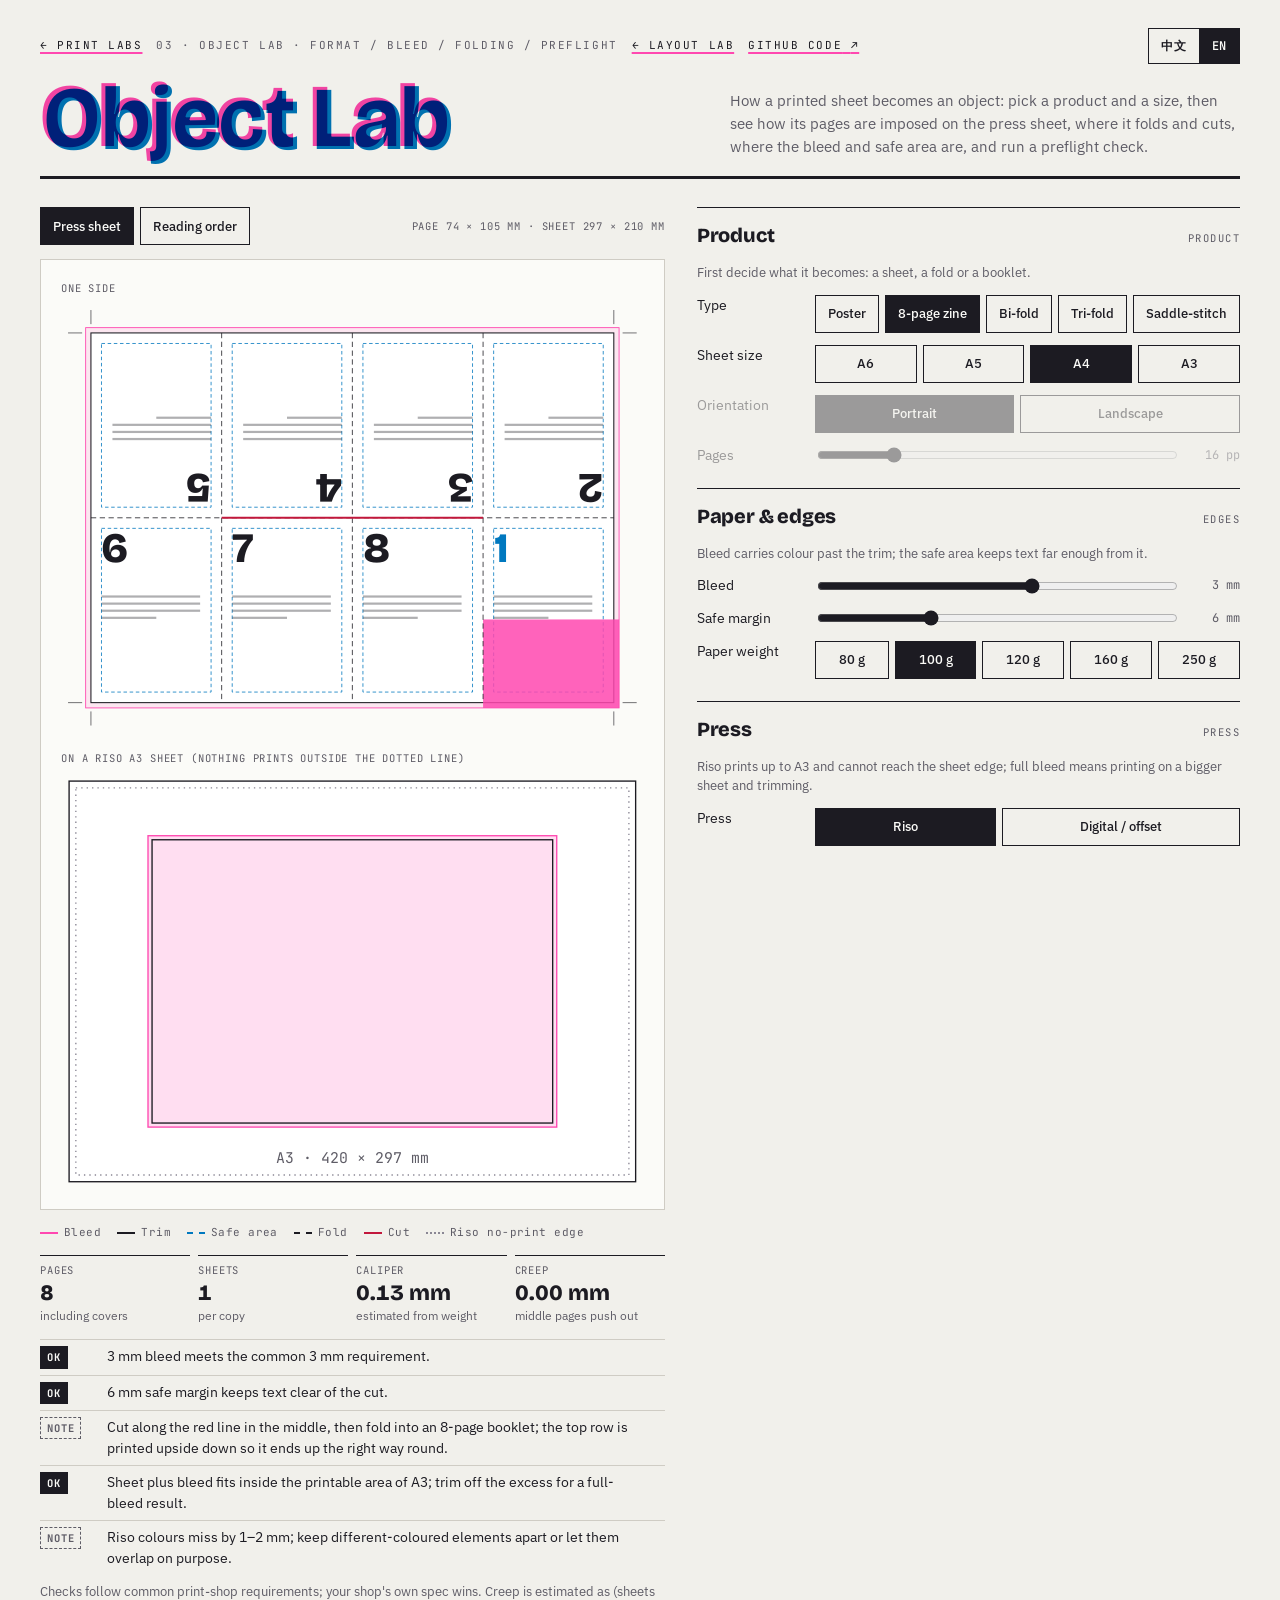
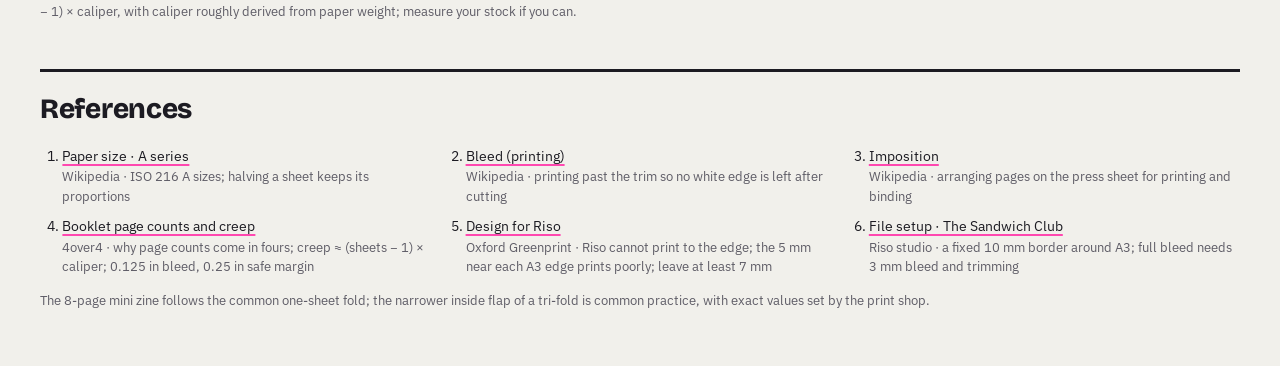
<file: object.html>
<!doctype html>
<html lang="zh-CN">
<head>
<meta charset="utf-8">
<meta name="viewport" content="width=device-width, initial-scale=1, viewport-fit=cover">
<title>实物实验室</title>
<link rel="preconnect" href="https://fonts.googleapis.com">
<link rel="preconnect" href="https://fonts.gstatic.com" crossorigin>
<link rel="stylesheet" href="https://fonts.googleapis.com/css2?family=Bricolage+Grotesque:opsz,wght@12..96,400;12..96,700;12..96,800&family=IBM+Plex+Sans:wght@400;500;600&family=JetBrains+Mono:wght@400;600&family=Noto+Sans+SC:wght@400;700;900&display=swap">
<style>
/* shared.css — one source for every page in Print Labs: colour tokens, type, masthead, lab grid, controls, notes, references.
   Pages add their own rules after this block. Edit here, then run build.py. */
:root{
  --paper:#F1F0EB;
  --sheet:#FBFBF8;
  --ink:#1C1B22;
  --muted:#5E5C66;
  --rule:#CFCCC4;
  --pink:#FF48B0;
  --blue:#0078BF;
  --display:"Bricolage Grotesque","Noto Sans SC",system-ui,sans-serif;
  --body:"IBM Plex Sans","Noto Sans SC",system-ui,sans-serif;
  --mono:"JetBrains Mono",ui-monospace,"SFMono-Regular",Menlo,monospace;
  color-scheme:light;
}
*{box-sizing:border-box}
[hidden]{display:none!important}
body{margin:0;background:var(--paper);color:var(--ink);font-family:var(--body);font-size:15px;line-height:1.55}
.wrap{max-width:1240px;margin:0 auto;padding-inline:20px;padding-block:28px 56px}
.mast{display:grid;grid-template-columns:minmax(0,1fr) auto;gap:12px 32px;align-items:end;border-bottom:3px solid var(--ink);padding-bottom:18px;margin-bottom:28px}
:root[data-lang="en"] .zh{display:none!important}
:root:not([data-lang="en"]) .en{display:none!important}
.mast-top{grid-column:1/-1;display:flex;justify-content:space-between;align-items:center;gap:12px;flex-wrap:wrap}
.eyebrow{font-family:var(--mono);font-size:11px;letter-spacing:.14em;text-transform:uppercase;color:var(--muted);display:flex;gap:14px;flex-wrap:wrap;align-items:center}
.eyebrow a{color:var(--ink);text-decoration-color:var(--pink);text-decoration-thickness:2px;text-underline-offset:3px}
.langsw{display:inline-flex;border:1.5px solid var(--ink)}
.langsw button{font:600 12px/1 var(--mono);letter-spacing:.06em;padding:8px 12px;min-height:34px;border:0;background:transparent;color:var(--ink);cursor:pointer}
.langsw button + button{border-left:1.5px solid var(--ink)}
.langsw button[aria-pressed="true"]{background:var(--ink);color:var(--sheet)}
.langsw button:hover:not([aria-pressed="true"]){background:rgba(28,27,34,.07)}
.mis{display:grid;margin:0;font-family:var(--display);font-weight:900;font-size:clamp(48px,9vw,112px);line-height:.92;letter-spacing:-.02em;text-wrap:balance}
:root[data-lang="en"] .mis{font-size:clamp(40px,7vw,92px);font-weight:800}
.mis > span{grid-area:1/1;mix-blend-mode:multiply}
.mis > span:first-child{color:var(--pink)}
.mis > span:last-child{color:var(--blue);transform:translate(.045em,.03em)}
.lede{max-width:34em;margin:0;color:var(--muted);text-wrap:pretty}
@media (max-width:760px){.mast{grid-template-columns:1fr}}
.lab{display:grid;grid-template-columns:minmax(0,1.15fr) minmax(0,1fr);gap:32px;align-items:start}
.stage{min-width:0;display:flex;flex-direction:column;gap:14px}
.tip{position:absolute;z-index:30;max-width:320px;padding:10px 12px;background:var(--ink);color:var(--sheet);font-size:12.5px;line-height:1.5;box-shadow:4px 4px 0 var(--pink);pointer-events:none;display:flex;flex-direction:column;gap:5px}
.tip[hidden]{display:none!important}
.tip strong{font-family:var(--mono);font-size:10.5px;letter-spacing:.08em;font-weight:600}
.tip em{font-style:normal;font-family:var(--mono);font-size:10.5px;opacity:.72}
.panel{min-width:0;display:flex;flex-direction:column;gap:22px}
.group{display:flex;flex-direction:column;gap:12px;padding-top:12px;border-top:1.5px solid var(--ink)}
.group h2{margin:0;display:flex;justify-content:space-between;align-items:baseline;font-family:var(--display);font-weight:800;font-size:20px;letter-spacing:-.01em}
.group h2 small{font-family:var(--mono);font-weight:400;font-size:10.5px;letter-spacing:.14em;color:var(--muted)}
.seg button:hover{background:rgba(28,27,34,.07)}
.seg button[aria-pressed="true"]{background:var(--ink);color:var(--sheet)}
.field{display:grid;grid-template-columns:8em minmax(0,1fr) 4em;gap:10px;align-items:center;font-size:13.5px}
.field output{font-family:var(--mono);font-size:12px;text-align:right;font-variant-numeric:tabular-nums;color:var(--muted)}
.field input[type=range]{width:100%;accent-color:var(--ink)}
.sw{display:flex;flex-wrap:wrap;gap:6px}
.sw button{width:28px;height:28px;border:1.5px solid rgba(0,0,0,.18);cursor:pointer;padding:0}
.sw button[aria-pressed="true"]{outline:2.5px solid var(--ink);outline-offset:2px}
.btn{display:inline-flex;align-items:center;justify-content:center;gap:6px;font:500 13px var(--body);padding:8px 12px;border:1.5px solid var(--ink);background:transparent;color:var(--ink);cursor:pointer;min-height:38px}
.btn:hover{background:rgba(28,27,34,.07)}
.btn[aria-pressed="true"]{background:var(--ink);color:var(--sheet)}
button:focus-visible,input:focus-visible,textarea:focus-visible,label.btn:focus-within{outline:2.5px solid var(--blue);outline-offset:2px}
.refs{margin-top:48px;border-top:3px solid var(--ink);padding-top:16px}
.refs li > *{display:block}
.refs a{color:var(--ink);text-decoration-color:var(--pink);text-decoration-thickness:2px;text-underline-offset:3px;overflow-wrap:anywhere}
.seg button{font:500 13px/1.25 var(--body);padding:7px 8px;border:1.5px solid var(--ink);background:transparent;color:var(--ink);cursor:pointer;min-height:38px}
.hint,.note{font-size:12.5px;color:var(--muted);margin:0;text-wrap:pretty}

/* Object lab: the same proof sheet, but the proof is the press sheet itself: trim, bleed, safe area, folds, cuts and page order. */
@media (max-width:900px){.lab{grid-template-columns:minmax(0,1fr)}}
.toolbar{display:flex;flex-wrap:wrap;gap:8px;align-items:center;justify-content:space-between}
.toolbar .row{display:flex;flex-wrap:wrap;gap:6px;align-items:center}
.proof{background:var(--sheet);border:1px solid var(--rule);padding:20px;display:flex;flex-direction:column;gap:18px}
.side{display:flex;flex-direction:column;gap:6px}
.side svg{display:block;width:100%;height:auto;overflow:visible}
.spreads{display:flex;flex-wrap:wrap;gap:18px 14px;align-items:flex-end}
.spreads .side{flex:none}
.cap{font-family:var(--mono);font-size:10.5px;letter-spacing:.08em;text-transform:uppercase;color:var(--muted)}
.legend{display:flex;flex-wrap:wrap;gap:6px 16px;font-family:var(--mono);font-size:11px;color:var(--muted);letter-spacing:.04em}
.legend i{display:inline-block;width:18px;height:0;border-top:2px solid;vertical-align:middle;margin-right:6px}
.checks{list-style:none;margin:0;padding:0;display:flex;flex-direction:column;gap:6px}
.checks li{display:grid;grid-template-columns:4.2em minmax(0,1fr);gap:10px;align-items:baseline;font-size:13.5px;border-top:1px solid var(--rule);padding-top:6px}
.checks li b{font-family:var(--mono);font-size:10.5px;letter-spacing:.08em;text-transform:uppercase;padding:2px 6px;border:1.5px solid var(--ink);justify-self:start}
.checks li.ok b{background:var(--ink);color:var(--sheet)}
.checks li.warn b{border-color:#C2183C;color:#C2183C}
.checks li.info b{border-style:dashed;color:var(--muted);border-color:var(--muted)}
.checks li span{text-wrap:pretty}
.metrics{display:grid;grid-template-columns:repeat(auto-fit,minmax(120px,1fr));gap:8px}
.metric{border-top:1.5px solid var(--ink);padding-top:6px;display:flex;flex-direction:column;gap:2px;min-width:0}
.metric span{font-family:var(--mono);font-size:10.5px;letter-spacing:.08em;text-transform:uppercase;color:var(--muted)}
.metric b{font-family:var(--display);font-weight:800;font-size:22px;line-height:1.1;font-variant-numeric:tabular-nums}
.metric i{font-style:normal;font-size:12px;color:var(--muted)}
.row2{display:grid;grid-template-columns:8em minmax(0,1fr);gap:10px;align-items:start;font-size:13.5px}
.seg{display:flex;flex-wrap:wrap;gap:6px}
.seg button{flex:1 1 auto}
.field.off,.row2.off{opacity:.4;pointer-events:none}
.refs h2{margin:0 0 14px;font-family:var(--display);font-weight:800;font-size:28px;letter-spacing:-.01em}
.refs ol{margin:0;padding-left:1.6em;display:grid;grid-template-columns:repeat(auto-fit,minmax(280px,1fr));gap:10px 32px;font-size:14px}
.refs li > span{font-size:12.5px;color:var(--muted)}
</style>

</head>
<body>
<div class="wrap">
  <header class="mast">
    <div class="mast-top">
      <div class="eyebrow"><a data-page="home" href="index.html"><span class="zh">← 印刷实验室</span><span class="en">← Print Labs</span></a><span>03 · Object lab · <span class="zh">画幅 / 出血 / 折页 / 印前</span><span class="en">Format / Bleed / Folding / Preflight</span></span><a data-page="layout" href="layout.html"><span class="zh">← 版式实验室</span><span class="en">← Layout Lab</span></a><a href="https://github.com/gengyuanmax/print-labs" target="_blank" rel="noopener"><span class="zh">GitHub 源码</span><span class="en">GitHub code</span> <span aria-hidden="true">↗</span></a></div>
      <div class="langsw" role="group" aria-label="Language / 语言">
        <button type="button" data-setlang="zh" lang="zh-CN">中文</button>
        <button type="button" data-setlang="en" lang="en">EN</button>
      </div>
    </div>
    <h1 class="mis"><span aria-hidden="true"><span class="zh">实物实验室</span><span class="en">Object Lab</span></span><span><span class="zh">实物实验室</span><span class="en">Object Lab</span></span></h1>
    <p class="lede"><span class="zh">选择成品类型和尺寸，查看页面如何拼版、折叠和裁切，确认出血与安全区，了解平面稿如何变成印刷成品。下方提供常见印前检查提示。</span><span class="en">How a printed sheet becomes an object: pick a product and a size, then see how its pages are imposed on the press sheet, where it folds and cuts, where the bleed and safe area are, and run a preflight check.</span></p>
  </header>

  <main class="lab">
    <section class="stage" data-aria-zh="拼版预览" data-aria-en="Imposition preview">
      <div class="toolbar">
        <div class="row" role="group">
          <button class="btn" type="button" data-view="sheet"><span class="zh">印张（拼版）</span><span class="en">Press sheet</span></button>
          <button class="btn" type="button" data-view="read"><span class="zh">阅读顺序</span><span class="en">Reading order</span></button>
        </div>
        <span class="cap" id="dimTag"></span>
      </div>
      <div class="proof" id="proof"></div>
      <div class="legend">
        <span><i style="border-color:#FF48B0"></i><span class="zh">出血</span><span class="en">Bleed</span></span>
        <span><i style="border-color:#1C1B22"></i><span class="zh">裁切线</span><span class="en">Trim</span></span>
        <span><i style="border-color:#0078BF;border-top-style:dashed"></i><span class="zh">安全区</span><span class="en">Safe area</span></span>
        <span><i style="border-color:#1C1B22;border-top-style:dashed"></i><span class="zh">折线</span><span class="en">Fold</span></span>
        <span><i style="border-color:#C2183C"></i><span class="zh">裁开</span><span class="en">Cut</span></span>
        <span id="lgRiso"><i style="border-color:#8a8794;border-top-style:dotted"></i><span class="zh">Riso 不可印区域</span><span class="en">Riso no-print edge</span></span>
      </div>
      <div class="metrics" id="metrics"></div>
      <ul class="checks" id="checks" aria-live="polite"></ul>
      <p class="note"><span class="zh">检查项参考常见印厂要求，具体规格以承印方为准。爬移（creep）指折叠套入的内层纸张因厚度而向外突出；这里按“（纸张数 − 1）× 纸厚”估算，纸厚由克重粗略换算，制作前宜用实测值确认。</span><span class="en">Checks follow common print-shop requirements; your shop's own spec wins. Creep is estimated as (sheets − 1) × caliper, with caliper roughly derived from paper weight; measure your stock if you can.</span></p>
    </section>

    <aside class="panel" id="panel" data-aria-zh="参数" data-aria-en="Settings"></aside>
  </main>

  <section class="refs" data-aria-zh="参考资料" data-aria-en="References">
    <h2><span class="zh">参考资料</span><span class="en">References</span></h2>
    <ol>
      <li><a href="https://en.wikipedia.org/wiki/Paper_size#A_series" target="_blank" rel="noopener">Paper size · A series</a><span><span class="zh">Wikipedia · ISO 216 的 A 系列尺寸，对折后比例不变</span><span class="en">Wikipedia · ISO 216 A sizes; halving a sheet keeps its proportions</span></span></li>
      <li><a href="https://en.wikipedia.org/wiki/Bleed_(printing)" target="_blank" rel="noopener">Bleed (printing)</a><span><span class="zh">Wikipedia · 出血：印到裁切线外，裁掉后不留白边</span><span class="en">Wikipedia · printing past the trim so no white edge is left after cutting</span></span></li>
      <li><a href="https://en.wikipedia.org/wiki/Imposition" target="_blank" rel="noopener">Imposition</a><span><span class="zh">Wikipedia · 拼版：把页面排到印张上，方便印刷和装订</span><span class="en">Wikipedia · arranging pages on the press sheet for printing and binding</span></span></li>
      <li><a href="https://v2.4over4.com/guide/booklet-page-counts-multiples-of-four-and-creep-explained" target="_blank" rel="noopener">Booklet page counts and creep</a><span><span class="zh">4over4 · 页数为什么是 4 的倍数；爬移约等于（纸张数 − 1）× 纸厚；出血 0.125 英寸，安全距离 0.25 英寸</span><span class="en">4over4 · why page counts come in fours; creep ≈ (sheets − 1) × caliper; 0.125 in bleed, 0.25 in safe margin</span></span></li>
      <li><a href="https://oxfordgreenprint.com/home/design-for-riso/" target="_blank" rel="noopener">Design for Riso</a><span><span class="zh">Oxford Greenprint · 该工作室提示：A3 纸边约 5 mm 范围内印刷效果不稳定，建议至少预留 7 mm</span><span class="en">Oxford Greenprint · Riso cannot print to the edge; the 5 mm near each A3 edge prints poorly; leave at least 7 mm</span></span></li>
      <li><a href="https://thesandwichclub.cargo.site/file-setup" target="_blank" rel="noopener">File setup · The Sandwich Club</a><span><span class="zh">Riso 工作室 · 该工作室要求 A3 四周预留 10 mm 白边，满版图像需留 3 mm 出血并裁切</span><span class="en">Riso studio · a fixed 10 mm border around A3; full bleed needs 3 mm bleed and trimming</span></span></li>
    </ol>
    <p class="note" style="margin-top:14px"><span class="zh">8 页小册子采用常见的单张纸折叠拼版。三折页的内折页通常略窄，具体缩减尺寸以印厂要求为准。</span><span class="en">The 8-page mini zine follows the common one-sheet fold; the narrower inside flap of a tri-fold is common practice, with exact values set by the print shop.</span></p>
  </section>
</div>

<script>/* links.js — where the pages of Print Labs live. On GitHub Pages or from local files the pages sit side by side;
   inside claude.ai each page is its own artifact, so the links go to the published artifacts instead. */
(() => {
  const h = location.hostname;
  const local = h.endsWith('github.io') || location.protocol === 'file:' || h === 'localhost' || h === '127.0.0.1';
  const FILE = {home:'index.html', print:'print.html', layout:'layout.html', object:'object.html', element:'element.html'};
  const ART = {
    home:'https://claude.ai/artifact/PeE1kDmTykEsa3FWtq1ujK',
    print:'https://claude.ai/artifact/BEBGEYAVkseDmEd78EbxS4',
    layout:'https://claude.ai/artifact/3kpSy3NxXfTr8N6h2EhqAB',
    object:'https://claude.ai/artifact/MDsc8WCa1yWzZArUPnWvAo',
    element:'https://claude.ai/artifact/42e7hhVJtn6MSQRErAsAqR',
  };
  const wire = () => document.querySelectorAll('a[data-page]').forEach(a => {
    const k = a.dataset.page;
    const hs = a.dataset.hash || '';
    if (local || !ART[k] || ART[k].startsWith('@')) { a.href = FILE[k] + hs; return; }
    a.href = ART[k] + hs; a.target = '_blank'; a.rel = 'noopener';
  });
  if (document.readyState === 'loading') document.addEventListener('DOMContentLoaded', wire); else wire();
})();
</script>
<script>
(() => {
const $ = id => document.getElementById(id);
const L = (zh, en) => ({zh, en});
let LANG = 'zh';
try { const v = localStorage.getItem('printlab-lang'); LANG = v==='en'||v==='zh' ? v : ((navigator.language||'').toLowerCase().startsWith('zh') ? 'zh' : 'en'); }
catch(e){ LANG = (navigator.language||'').toLowerCase().startsWith('zh') ? 'zh' : 'en'; }
const T = o => (o && typeof o==='object' && 'zh' in o) ? o[LANG] : o;

const SIZES = {A6:[105,148], A5:[148,210], A4:[210,297], A3:[297,420]};
const P = {product:'zine', size:'A4', orient:'portrait', pages:16, gsm:100, bleed:3, safe:6, press:'riso', view:'sheet'};

const PRODUCTS = [
  ['poster', L('单张海报','Poster')], ['zine', L('8 页折页小册','8-page zine')], ['bifold', L('对折页','Bi-fold')], ['trifold', L('三折页','Tri-fold')], ['booklet', L('骑马钉小册子','Saddle-stitch')]];
const GROUPS = [
  {t:L('成品','Product'), s:'PRODUCT', hint:L('先选择成品类型：单张海报、折页或装订成册。','First decide what it becomes: a sheet, a fold or a booklet.'), items:[
    {type:'seg', key:'product', label:L('类型','Type'), opts:PRODUCTS},
    {type:'seg', key:'size', label:()=>P.product==='zine' || P.product==='trifold' ? L('印张尺寸','Sheet size') : L('成品尺寸','Finished size'), opts:Object.keys(SIZES).map(k => [k, L(k,k)])},
    {type:'seg', key:'orient', label:L('方向','Orientation'), opts:[['portrait',L('纵向','Portrait')],['landscape',L('横向','Landscape')]], when:()=>P.product==='poster' || P.product==='bifold'},
    {type:'range', key:'pages', label:L('页数','Pages'), min:8, max:48, step:4, fmt:v=>v+(LANG==='zh'?' 页':' pp'), when:()=>P.product==='booklet'},
  ]},
  {t:L('纸张与页边设置','Paper & edges'), s:'EDGES', hint:L('出血将图像延伸到裁切线外，减少裁切后露出白边的风险；安全距离让文字等重要内容远离裁切线。','Bleed carries colour past the trim; the safe area keeps text far enough from it.'), items:[
    {type:'range', key:'bleed', label:L('出血','Bleed'), min:0, max:5, step:.5, fmt:v=>v+' mm'},
    {type:'range', key:'safe', label:L('安全距离','Safe margin'), min:2, max:15, step:1, fmt:v=>v+' mm'},
    {type:'seg', key:'gsm', label:L('纸张克重','Paper weight'), opts:[[80,L('80 g/m²','80 g')],[100,L('100 g/m²','100 g')],[120,L('120 g/m²','120 g')],[160,L('160 g/m²','160 g')],[250,L('250 g/m²','250 g')]]},
  ]},
  {t:L('印刷','Press'), s:'PRESS', hint:L('本页按 A3 纸张和四周 5 mm 不可印区域模拟 Riso。制作满版成品时，需要在四周预留出血和裁切余量。','Riso prints up to A3 and cannot reach the sheet edge; full bleed means printing on a bigger sheet and trimming.'), items:[
    {type:'seg', key:'press', label:L('印刷方式','Press'), opts:[['riso',L('Riso','Riso')],['digital',L('数码 / 胶印','Digital / offset')]]},
  ]},
];

/* ---------- imposition: every product becomes a list of press-sheet sides; each side is a grid of panels ---------- */
// panel: {n: page number or label, rot: 180 for upside-down, w: width in mm}
function impose(){
  const [sw, sh] = SIZES[P.size], land = P.orient==='landscape';
  const pw = land ? sh : sw, ph = land ? sw : sh;
  if (P.product==='poster') return {page:[pw,ph], sides:[{name:L('正面','Front'), cols:1, rows:1, panels:[{n:1}]}], folds:[], cuts:[], sheets:1, pages:1};
  if (P.product==='zine'){
    const W = Math.max(sw,sh), H = Math.min(sw,sh);       // the sheet lies landscape, 4 × 2 pages
    return {page:[W/4, H/2], sides:[{name:L('单面印刷','One side'), cols:4, rows:2, panels:[{n:5,rot:180},{n:4,rot:180},{n:3,rot:180},{n:2,rot:180},{n:6},{n:7},{n:8},{n:1}]}],
      folds:'zine', cuts:'zine', sheets:1, pages:8, sheet:[W,H]};
  }
  if (P.product==='bifold') return {page:[pw,ph], sides:[{name:L('外侧','Outside'), cols:2, rows:1, panels:[{n:4},{n:1}]},{name:L('内侧','Inside'), cols:2, rows:1, panels:[{n:2},{n:3}]}], folds:'cols', cuts:[], sheets:1, pages:4};
  if (P.product==='trifold'){
    // the size is the flat sheet, lying landscape and folded in thirds; the panel that folds in is 2 mm narrower so it tucks in
    const W = Math.max(sw,sh), H = Math.min(sw,sh), a = (W + 2)/3, inner = a - 2;
    return {page:[a,H], sides:[{name:L('外侧','Outside'), cols:3, rows:1, panels:[{n:5,w:inner},{n:6},{n:1}]},{name:L('内侧','Inside'), cols:3, rows:1, panels:[{n:2},{n:3},{n:4,w:inner}]}], folds:'cols', cuts:[], sheets:1, pages:6, narrow:true};
  }
  // saddle stitch: N pages on N/4 sheets, each sheet printed both sides as printer's spreads
  const N = P.pages, S = N/4, sides = [];
  for (let k=0;k<S;k++){
    sides.push({name:L(`第 ${k+1} 张 · 正面`, `Sheet ${k+1} · front`), cols:2, rows:1, panels:[{n:N-2*k},{n:1+2*k}]});
    sides.push({name:L(`第 ${k+1} 张 · 背面`, `Sheet ${k+1} · back`), cols:2, rows:1, panels:[{n:2+2*k},{n:N-1-2*k}]});
  }
  return {page:[pw,ph], sides, folds:'cols', cuts:[], sheets:S, pages:N};
}

/* ---------- drawing ---------- */
const PINK = '#FF48B0', BLUE = '#0078BF', INK = '#1C1B22', RED = '#C2183C', PAPER = '#FFFFFF';
function pageArt(x, y, w, h, n, rot, isCover, ext){
  // a tiny layout inside each page, so the orientation and the safe area read at a glance
  const s = P.safe, cx = x + w/2, cy = y + h/2;
  const fs = Math.min(w, h)*.32;
  let g = `<g${rot ? ` transform="rotate(180 ${cx} ${cy})"` : ''}>`;
  if (isCover){ const e = ext || {}, bl = P.bleed, l = e.l ? bl : 0, r = e.r ? bl : 0, bt = e.b ? bl : 0;
    g += `<rect x="${x - l}" y="${y + h*.55}" width="${w + l + r}" height="${h*.45 + bt}" fill="${PINK}" opacity=".85"/>`; }
  g += `<text x="${x + s}" y="${y + s + fs*.8}" font-family="Bricolage Grotesque, sans-serif" font-weight="800" font-size="${fs}" fill="${n===1 ? BLUE : INK}">${n}</text>`;
  const lw = w - 2*s, lh = Math.max(.6, h*.012);
  for (let i=0;i<4;i++) g += `<rect x="${x + s}" y="${y + h*.42 + i*lh*3.2}" width="${lw*(i===3 ? .5 : .9)}" height="${lh}" fill="${INK}" opacity=".35"/>`;
  return g + '</g>';
}
function drawSide(side, im, idx){
  const [pw, ph] = im.page, b = P.bleed, s = P.safe;
  const widths = side.panels.map(p => p.w || pw);
  const cols = side.cols, rows = side.rows;
  const trimW = widths.slice(0, cols).reduce((a,c)=>a+c,0), trimH = ph*rows;
  const pad = 14 + b;                                    // room for crop marks
  const VW = trimW + 2*pad, VH = trimH + 2*pad, ox = pad, oy = pad;
  let svg = `<svg viewBox="0 0 ${VW} ${VH}" role="img" aria-label="${T(side.name)}">`;
  // bleed and trim
  svg += `<rect x="${ox-b}" y="${oy-b}" width="${trimW+2*b}" height="${trimH+2*b}" fill="${b>0 ? 'rgba(255,72,176,.12)' : 'none'}" stroke="${b>0 ? PINK : 'none'}" stroke-width=".5"/>`;
  svg += `<rect x="${ox}" y="${oy}" width="${trimW}" height="${trimH}" fill="${PAPER}" stroke="${INK}" stroke-width=".6"/>`;
  // panels
  let px = ox;
  side.panels.forEach((p, i) => {
    const c = i % cols, r = Math.floor(i / cols), w = widths[i];
    if (c===0) px = ox;
    const x = px, y = oy + r*ph;
    svg += `<rect x="${x + s}" y="${y + s}" width="${Math.max(0, w - 2*s)}" height="${Math.max(0, ph - 2*s)}" fill="none" stroke="${BLUE}" stroke-width=".45" stroke-dasharray="2 1.5"/>`;
    svg += pageArt(x, y, w, ph, p.n, p.rot, p.n===1 && im.pages>1 || (P.product==='poster'), {l:c===0, r:c===cols-1, b:r===rows-1});
    px += w;
  });
  // folds and cuts
  const dash = `stroke="${INK}" stroke-width=".45" stroke-dasharray="3 2"`;
  if (im.folds==='cols' || im.folds==='zine'){
    let fx = ox; for (let c=0;c<cols-1;c++){ fx += widths[c]; svg += `<line x1="${fx}" y1="${oy}" x2="${fx}" y2="${oy+trimH}" ${dash}/>`; }
  }
  if (im.folds==='zine'){
    svg += `<line x1="${ox}" y1="${oy+ph}" x2="${ox+trimW}" y2="${oy+ph}" ${dash}/>`;
    svg += `<line x1="${ox+widths[0]}" y1="${oy+ph}" x2="${ox+trimW-widths[3]}" y2="${oy+ph}" stroke="${RED}" stroke-width="1.2"/>`;
  }
  // crop marks at the trim corners, outside the bleed
  const cm = (x, y, sx, sy) => `<path d="M${x} ${y - sy*(b+2)}V${y - sy*(b+10)}M${x - sx*(b+2)} ${y}H${x - sx*(b+10)}" stroke="${INK}" stroke-width=".35" fill="none"/>`;
  svg += cm(ox, oy, 1, 1) + cm(ox+trimW, oy, -1, 1) + cm(ox, oy+trimH, 1, -1) + cm(ox+trimW, oy+trimH, -1, -1);
  svg += '</svg>';
  return {svg, trimW, trimH};
}
function drawRiso(trimW, trimH){
  // the trimmed piece plus bleed, placed on an A3 Riso sheet with its no-print border
  const A3 = [297, 420], land = trimW > trimH, SW = land ? A3[1] : A3[0], SH = land ? A3[0] : A3[1], edge = 5;
  const b = P.bleed, w = trimW + 2*b, h = trimH + 2*b, x = (SW - w)/2, y = (SH - h)/2;
  return `<svg viewBox="-6 -6 ${SW+12} ${SH+12}" role="img" aria-label="A3"><rect x="0" y="0" width="${SW}" height="${SH}" fill="#fff" stroke="${INK}" stroke-width="1"/>`
    + `<rect x="${edge}" y="${edge}" width="${SW-2*edge}" height="${SH-2*edge}" fill="none" stroke="#8a8794" stroke-width="1" stroke-dasharray="1 3"/>`
    + `<rect x="${x}" y="${y}" width="${w}" height="${h}" fill="rgba(255,72,176,.18)" stroke="${PINK}" stroke-width="1"/>`
    + `<rect x="${x+b}" y="${y+b}" width="${trimW}" height="${trimH}" fill="none" stroke="${INK}" stroke-width="1"/>`
    + `<text x="${SW/2}" y="${SH-14}" text-anchor="middle" font-family="JetBrains Mono, monospace" font-size="11" fill="#5E5C66">A3 · ${SW} × ${SH} mm</text></svg>`;
}
function drawReading(im){
  // reader spreads: the cover alone on the right, then facing pages, the back cover alone on the left
  const [pw, ph] = im.page, n = im.pages;
  const spreads = n===1 ? [[1]] : P.product==='trifold' ? [[1],[2,3,4],[5,6]] : (() => { const out = [[null,1]]; for (let i=2;i<n;i+=2) out.push([i, i+1]); out.push([n, null]); return out; })();
  return '<div class="spreads">' + spreads.map(sp => {
    const W = pw*sp.length, VW = W + 8, VH = ph + 8;
    let g = `<svg viewBox="-4 -4 ${VW} ${VH}" style="width:${sp.length*Math.min(110, 300*pw/Math.max(pw,ph)) }px">`;
    sp.forEach((p, i) => {
      const x = i*pw;
      if (p==null){ g += `<rect x="${x}" y="0" width="${pw}" height="${ph}" fill="none" stroke="${INK}" stroke-width=".3" stroke-dasharray="2 2" opacity=".4"/>`; return; }
      g += `<rect x="${x}" y="0" width="${pw}" height="${ph}" fill="#fff" stroke="${INK}" stroke-width=".5"/>` + pageArt(x, 0, pw, ph, p, 0, p===1 && n>1 || n===1, {});
    });
    if (sp.length===2 && sp[0]!=null && sp[1]!=null) g += `<line x1="${pw}" y1="0" x2="${pw}" y2="${ph}" stroke="${INK}" stroke-width=".4" stroke-dasharray="3 2"/>`;
    return `<div class="side">${g}</svg></div>`;
  }).join('') + '</div>';
}

/* ---------- numbers and preflight ---------- */
const caliper = gsm => gsm * .00125;                     // mm; uncoated stock is roughly 1.25 cm³/g, so 100 g ≈ 0.125 mm
function render(){
  const im = impose(), proof = $('proof');
  const sides = im.sides.map(sd => ({sd, ...drawSide(sd, im)}));
  const {trimW, trimH} = sides[0];
  if (P.view==='sheet'){
    proof.innerHTML = sides.map(o => `<div class="side"><span class="cap">${T(o.sd.name)}</span>${o.svg}</div>`).join('')
      + (P.press==='riso' ? `<div class="side"><span class="cap">${LANG==='zh'?'Riso A3 印张示意（虚线外为不可印区域）':'On a Riso A3 sheet (nothing prints outside the dotted line)'}</span>${drawRiso(trimW, trimH)}</div>` : '');
  } else {
    proof.innerHTML = `<span class="cap">${LANG==='zh'?'按阅读顺序展开的页面':'What the reader sees when turning the pages'}</span>` + drawReading(im);
  }
  $('lgRiso').hidden = P.press!=='riso' || P.view!=='sheet';
  $('dimTag').textContent = `${LANG==='zh'?'成品页':'Page'} ${Math.round(im.page[0])} × ${Math.round(im.page[1])} mm · ${LANG==='zh'?'印张':'Sheet'} ${Math.round(trimW)} × ${Math.round(trimH)} mm`;

  // metrics
  const cal = caliper(P.gsm), creep = (im.sheets - 1) * cal;
  const M = (k, v, sub) => `<div class="metric"><span>${k}</span><b>${v}</b><i>${sub}</i></div>`;
  const zh = LANG==='zh';
  $('metrics').innerHTML = M(zh?'页数':'Pages', im.pages, zh?'含封面':'including covers') + M(zh?'印张':'Sheets', im.sheets, zh?'每本':'per copy')
    + M(zh?'纸厚':'Caliper', cal.toFixed(2)+' mm', zh?'由克重估算':'estimated from weight') + M(zh?'爬移':'Creep', creep.toFixed(2)+' mm', zh?'内层纸张向外突出':'middle pages push out');

  // preflight
  const C = [], add = (lvl, zhT, enT) => C.push([lvl, zh ? zhT : enT]);
  if (P.bleed >= 3) add('ok', `出血 ${P.bleed} mm，满足常见的 3 mm 要求。`, `${P.bleed} mm bleed meets the common 3 mm requirement.`);
  else if (P.bleed > 0) add('warn', `出血只有 ${P.bleed} mm，常见要求是 3 mm；裁切稍有偏差就会露白边。`, `Only ${P.bleed} mm bleed; 3 mm is the common requirement, and a slightly off cut will show a white edge.`);
  else add('warn', '未设置出血：延伸到成品边缘的图像或色块，裁切后可能露出白边。', 'No bleed: anything that touches the edge may end up with a white sliver after trimming.');
  if (P.safe >= 6) add('ok', `安全距离 ${P.safe} mm，文字不容易被裁到。`, `${P.safe} mm safe margin keeps text clear of the cut.`);
  else add('warn', `安全距离 ${P.safe} mm 偏小，常见建议至少 6 mm（约 1/4 英寸）。`, `${P.safe} mm is tight; around 6 mm (¼ in) is the usual minimum.`);
  if (P.product==='booklet'){
    add(P.pages % 4 === 0 ? 'ok' : 'warn', `${P.pages} 页是 4 的倍数：每张纸对折后正反面共 4 页，封面也算在内。`, `${P.pages} pages is a multiple of 4: each folded sheet carries four pages, covers included.`);
    if (creep > .5) add('warn', `爬移约 ${creep.toFixed(2)} mm：内层页面的外缘内容会更靠近裁切线。建议适当增加外侧安全距离，并由印厂在拼版时补偿。`, `About ${creep.toFixed(2)} mm of creep: the middle pages' outer content sits closer to the trim. Widen the fore-edge margin and let the shop compensate in imposition rather than shifting the artwork yourself.`);
    else add('ok', `爬移约 ${creep.toFixed(2)} mm，估算值较小；是否补偿请与印厂确认。`, `About ${creep.toFixed(2)} mm of creep, small enough to ignore.`);
  }
  if (P.product==='zine') add('info', '沿中间红线裁开，再按折线折成 8 页小册子。上排页面需倒置印刷，折叠后才能正常阅读。', 'Cut along the red line in the middle, then fold into an 8-page booklet; the top row is printed upside down so it ends up the right way round.');
  if (P.product==='trifold') add('info', '内折页比另外两页窄约 2 mm，为折入时预留空间，避免纸张拱起。', 'The panel that folds in is about 2 mm narrower so it tucks in without buckling at the fold.');
  if (P.press==='riso'){
    const A3 = [297, 420], fits = (w, h) => (w <= A3[0] && h <= A3[1]) || (w <= A3[1] && h <= A3[0]);
    const big = [trimW + 2*P.bleed, trimH + 2*P.bleed], printable = [A3[0]-10, A3[1]-10];
    if (!fits(trimW, trimH)) add('warn', '拼版后的尺寸超出本页模拟的 A3 纸张范围。', 'Riso prints up to A3; this sheet does not fit.');
    else if (P.bleed > 0 && !fits(...big.map((v,i)=>v)) ) add('warn', '加上出血后超出 A3：按本页设定无法满版印刷。请缩小成品，或改为带白边的设计。', 'With bleed it exceeds A3: Riso cannot print it full bleed. Drop the bleed or make the piece smaller.');
    else if (P.bleed > 0 && !((big[0] <= printable[0] && big[1] <= printable[1]) || (big[0] <= printable[1] && big[1] <= printable[0]))) add('warn', '出血已进入 A3 纸边的不可印区域。请缩小成品，或与印厂确认是否有更大幅面的设备。', 'The bleed falls into the unprintable border of the A3 sheet: full bleed needs a bigger sheet and a trim, or a smaller piece.');
    else add('ok', '拼版及已设置的出血均在 A3 可印区域内；制作满版成品仍需留足出血并在印后裁切。', 'Sheet plus bleed fits inside the printable area of A3; trim off the excess for a full-bleed result.');
    add('info', 'Riso 可能出现 1–2 mm 的套色错位。不同颜色的元素可适当拉开距离，或有意重叠，避免细小边缘需要精确对齐。', 'Riso colours miss by 1–2 mm; keep different-coloured elements apart or let them overlap on purpose.');
  }
  $('checks').innerHTML = C.map(([lvl, t]) => `<li class="${lvl}"><b>${lvl==='ok' ? (zh?'通过':'OK') : lvl==='warn' ? (zh?'注意':'Check') : (zh?'提示':'Note')}</b><span>${t}</span></li>`).join('');
  document.querySelectorAll('[data-view]').forEach(b => b.setAttribute('aria-pressed', b.dataset.view===P.view));
}

/* ---------- panel ---------- */
function buildPanel(){
  const panel = $('panel'); panel.innerHTML = '';
  GROUPS.forEach(g => {
    const box = document.createElement('div'); box.className = 'group';
    box.innerHTML = `<h2>${T(g.t)} <small>${g.s}</small></h2>` + (g.hint ? `<p class="hint">${T(g.hint)}</p>` : '');
    g.items.forEach(it => {
      let d;
      const lab = () => T(typeof it.label==='function' ? it.label() : it.label);
      if (it.type==='range'){
        d = document.createElement('div'); d.className = 'field';
        d.innerHTML = `<label for="c_${it.key}">${lab()}</label><input type="range" id="c_${it.key}" min="${it.min}" max="${it.max}" step="${it.step}"><output></output>`;
        const inp = d.querySelector('input'), o = d.querySelector('output');
        inp.addEventListener('input', () => { P[it.key] = parseFloat(inp.value); sync(); render(); });
        d._sync = () => { inp.value = P[it.key]; o.textContent = it.fmt(P[it.key]); };
      } else {
        d = document.createElement('div'); d.className = 'row2';
        d.innerHTML = `<span class="lb"></span><div class="seg" role="group"></div>`;
        const s = d.querySelector('.seg');
        it.opts.forEach(([v, l]) => { const b = document.createElement('button'); b.type = 'button'; b.textContent = T(l); b.dataset.v = v;
          b.addEventListener('click', () => { P[it.key] = typeof P[it.key]==='number' ? +v : v; sync(); render(); }); s.appendChild(b); });
        d._sync = () => { d.querySelector('.lb').textContent = lab(); s.querySelectorAll('button').forEach(b => b.setAttribute('aria-pressed', String(P[it.key])===b.dataset.v)); };
      }
      const base = d._sync; d._sync = () => { base(); if (it.when) d.classList.toggle('off', !it.when()); };
      box.appendChild(d);
    });
    panel.appendChild(box);
  });
  sync();
}
function sync(){ document.querySelectorAll('#panel .field, #panel .row2').forEach(d => d._sync && d._sync()); }
document.querySelectorAll('[data-view]').forEach(b => b.addEventListener('click', () => { P.view = b.dataset.view; render(); }));

function applyLang(l){
  LANG = l; const r = document.documentElement;
  r.dataset.lang = l; r.lang = l==='zh' ? 'zh-CN' : 'en';
  document.title = l==='zh' ? '实物实验室' : 'Object Lab';
  document.querySelectorAll('[data-setlang]').forEach(b => b.setAttribute('aria-pressed', b.dataset.setlang===l));
  document.querySelectorAll('[data-aria-zh]').forEach(e => e.setAttribute('aria-label', e.dataset['aria' + (l==='zh' ? 'Zh' : 'En')]));
  try { localStorage.setItem('printlab-lang', l); } catch(e){}
  buildPanel(); render();
}
document.querySelectorAll('[data-setlang]').forEach(b => b.addEventListener('click', () => { if (b.dataset.setlang!==LANG) applyLang(b.dataset.setlang); }));
applyLang(LANG);
})();
</script>
</body>
</html>
</file>
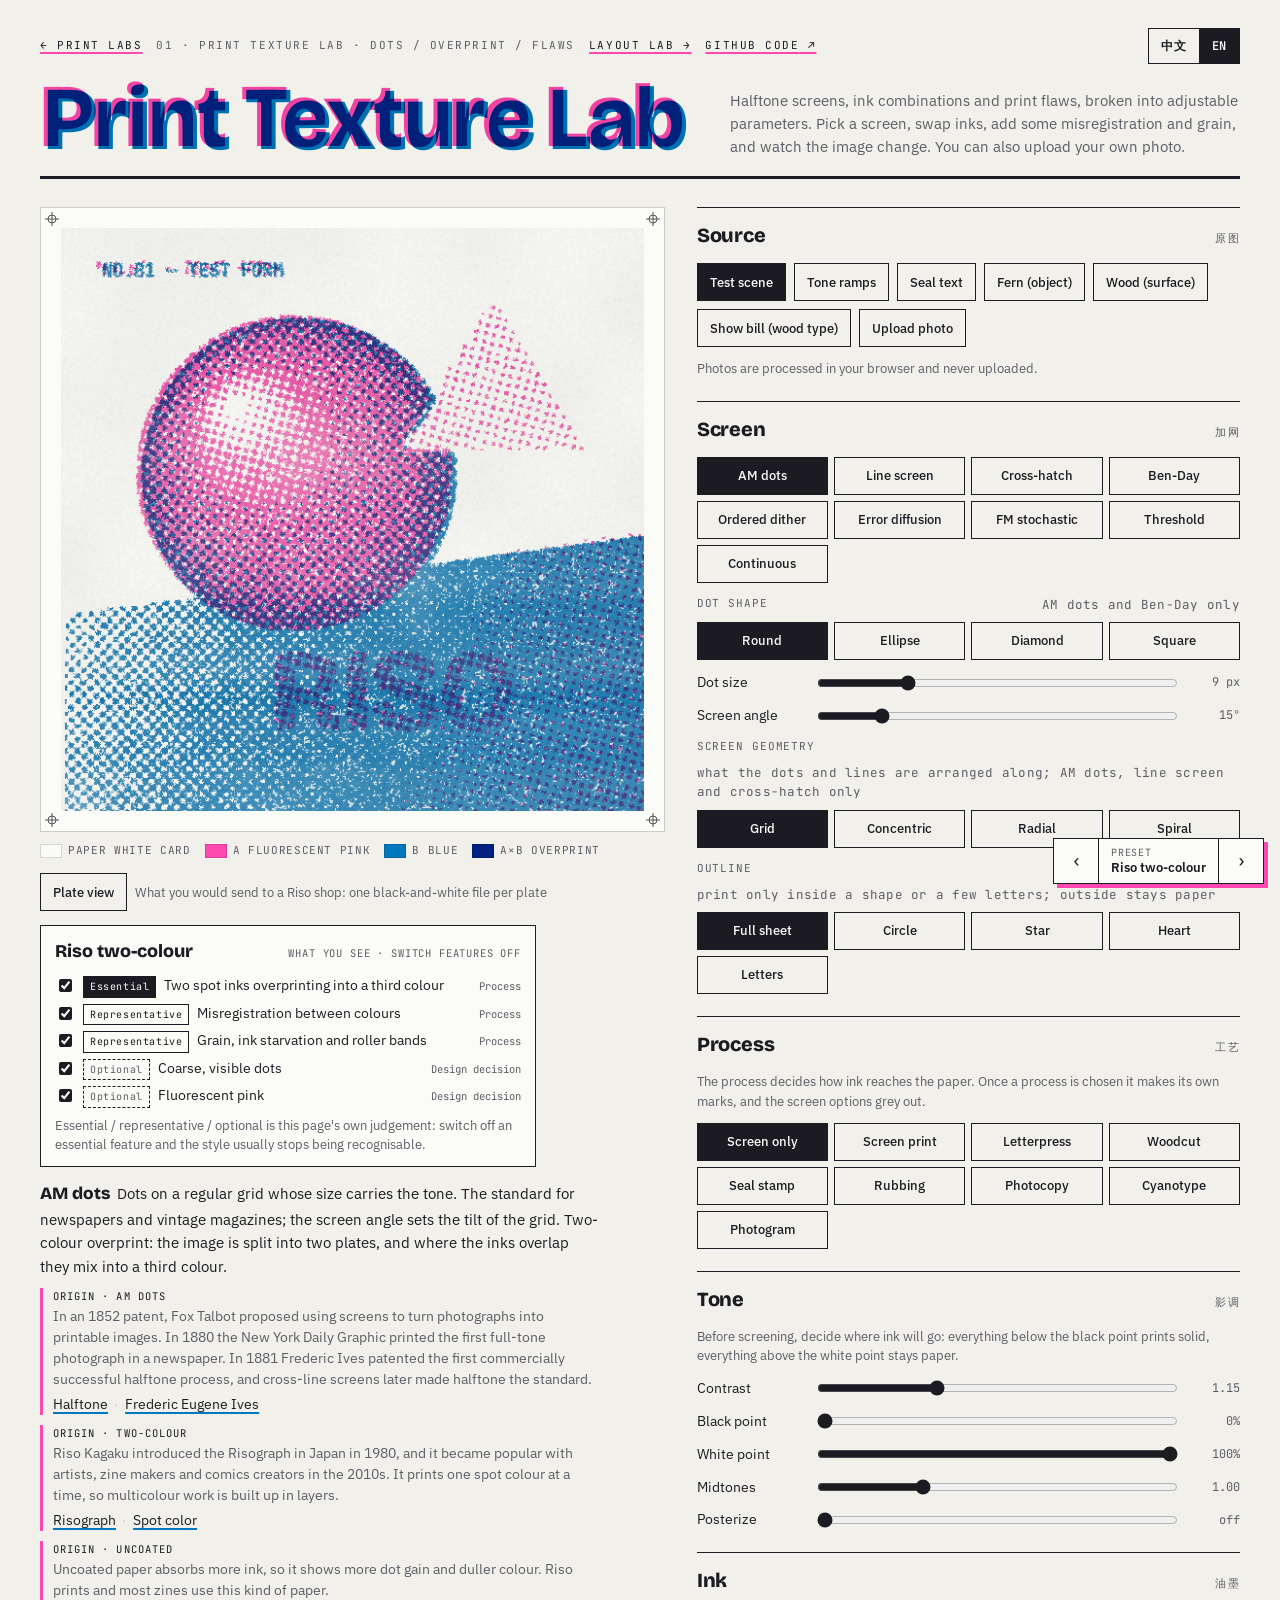
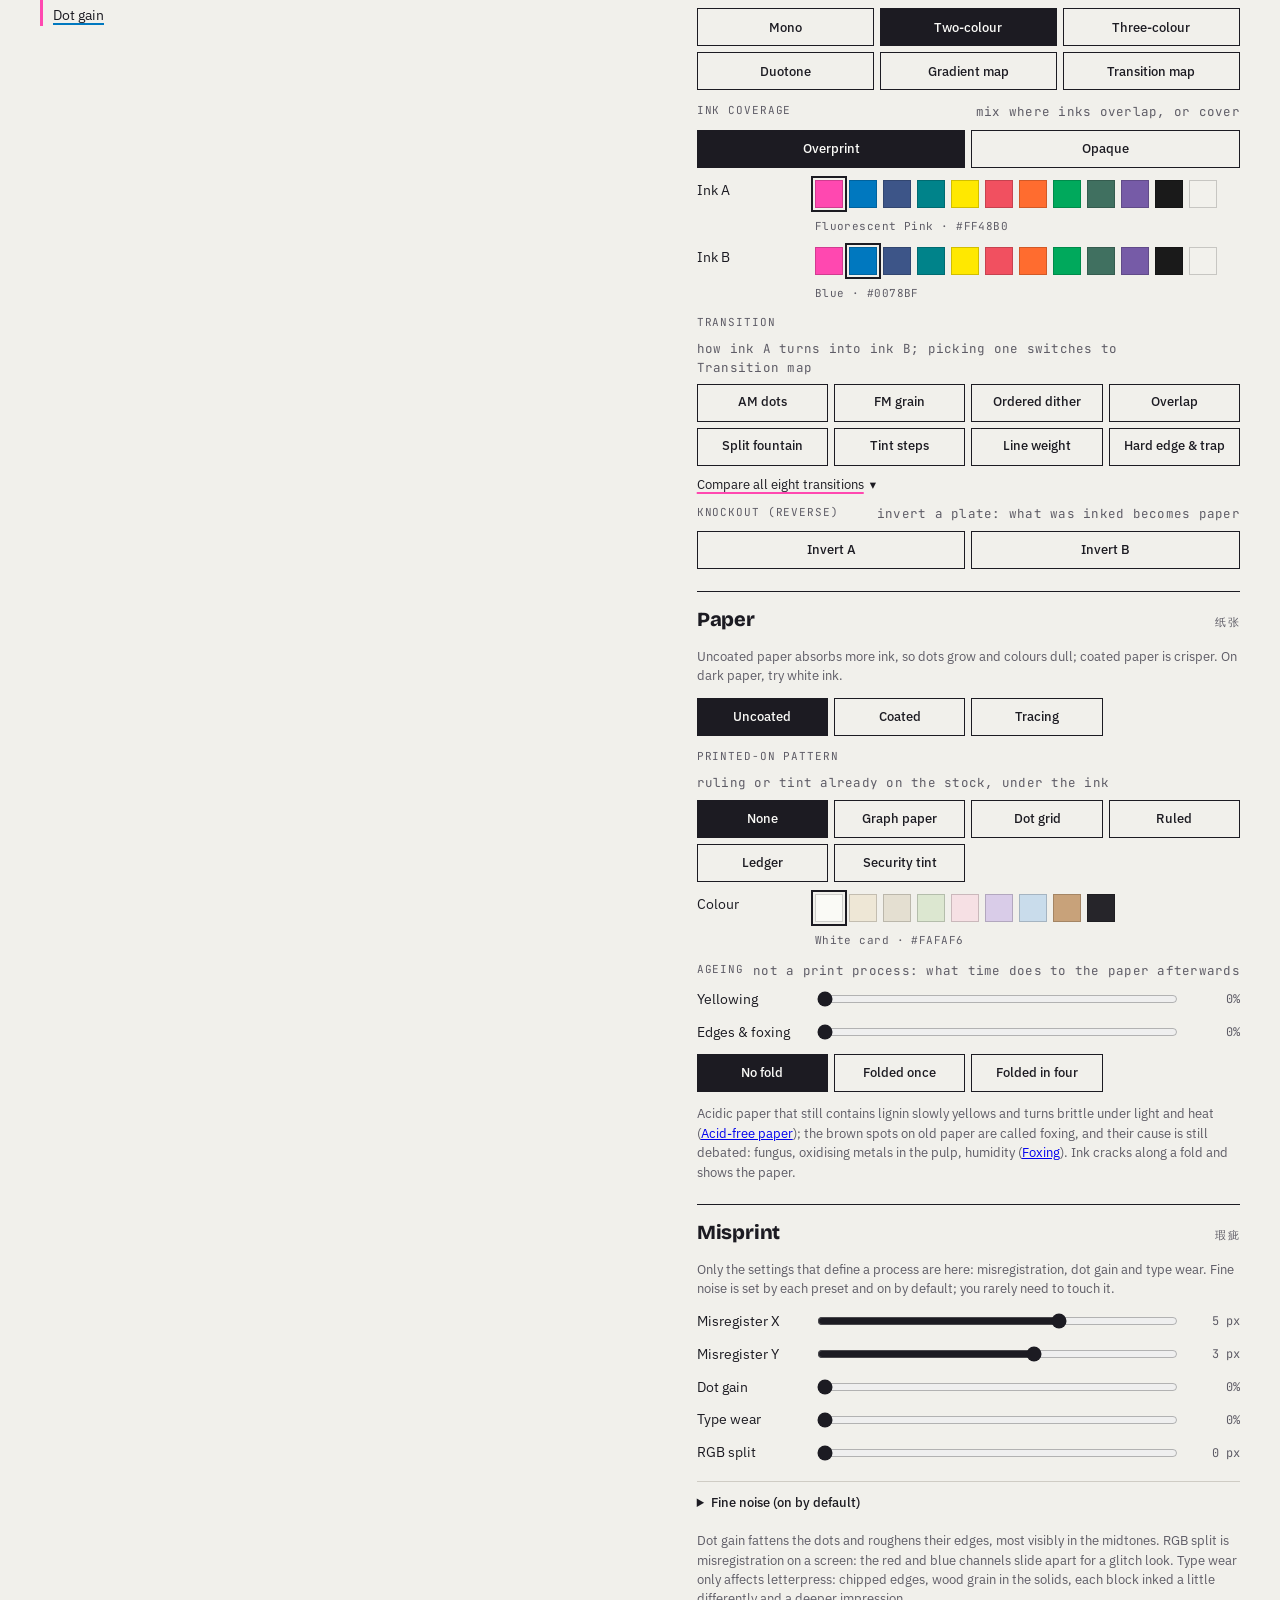
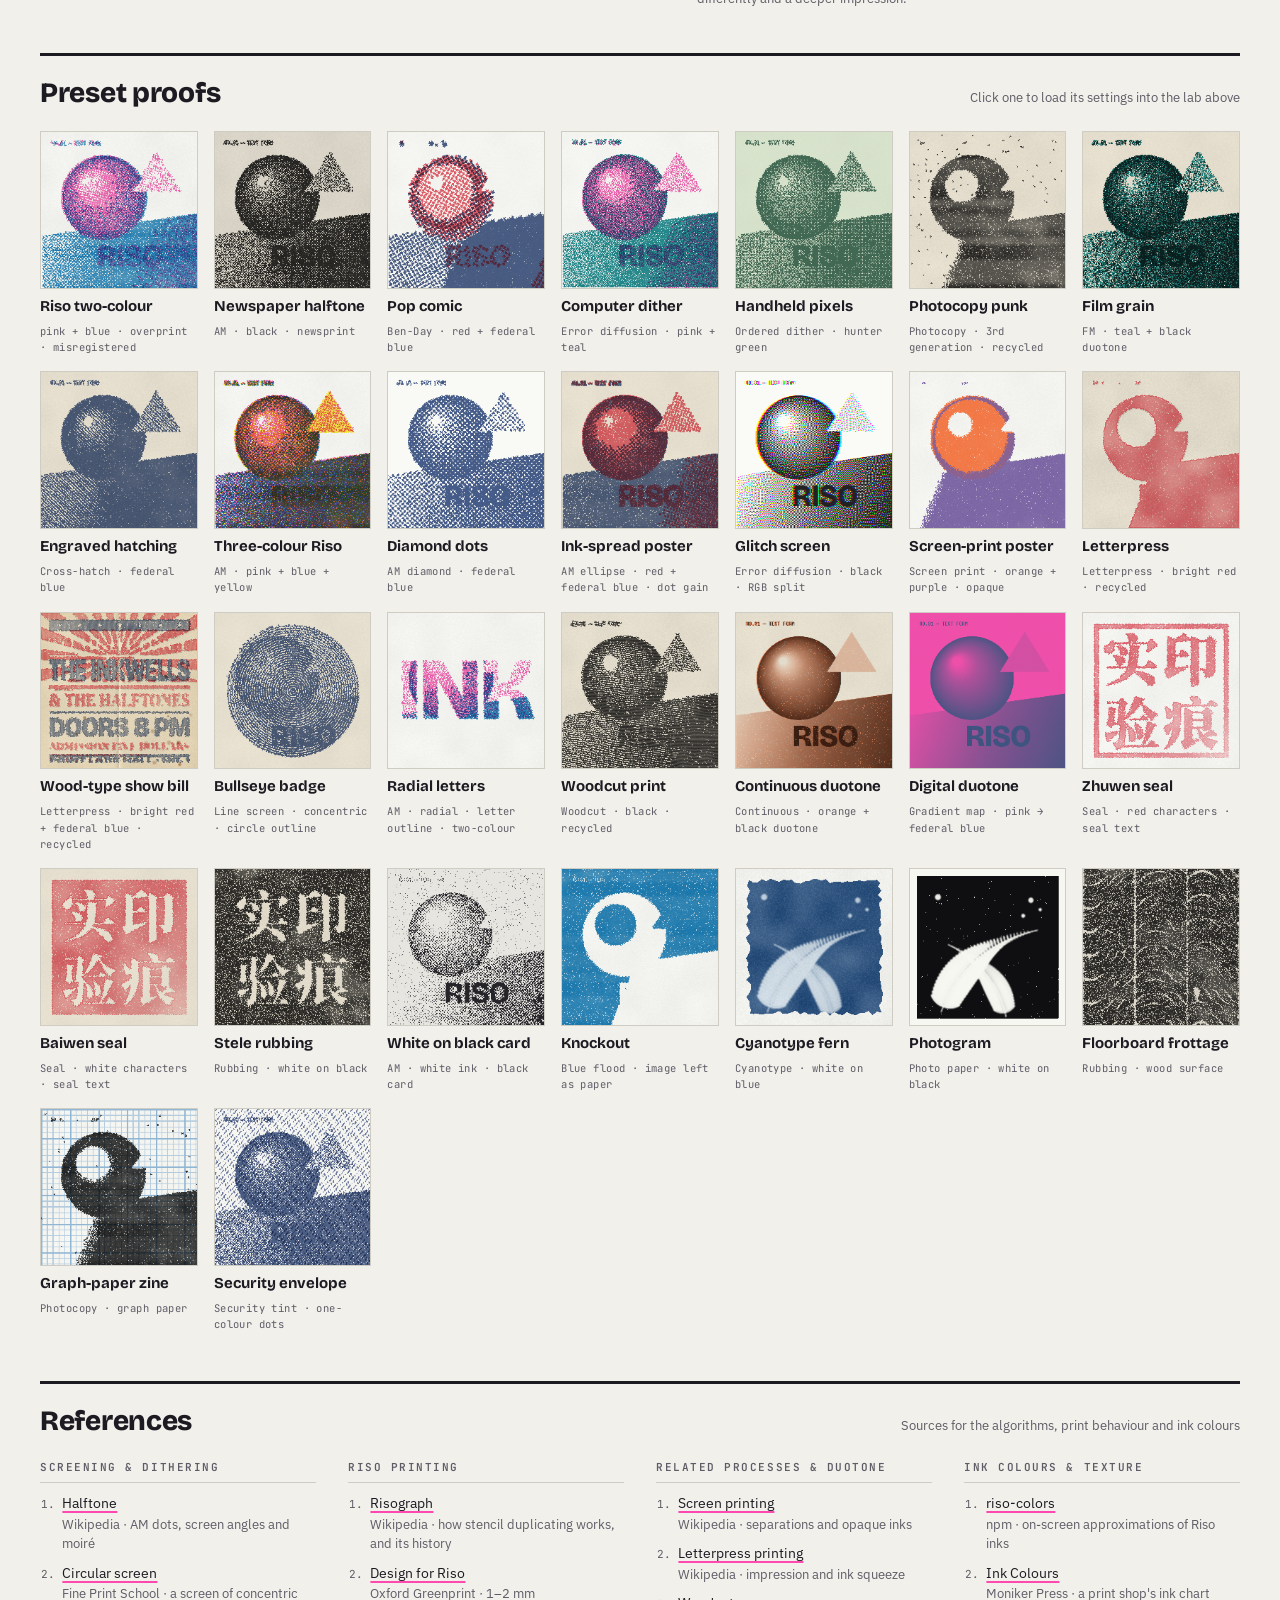
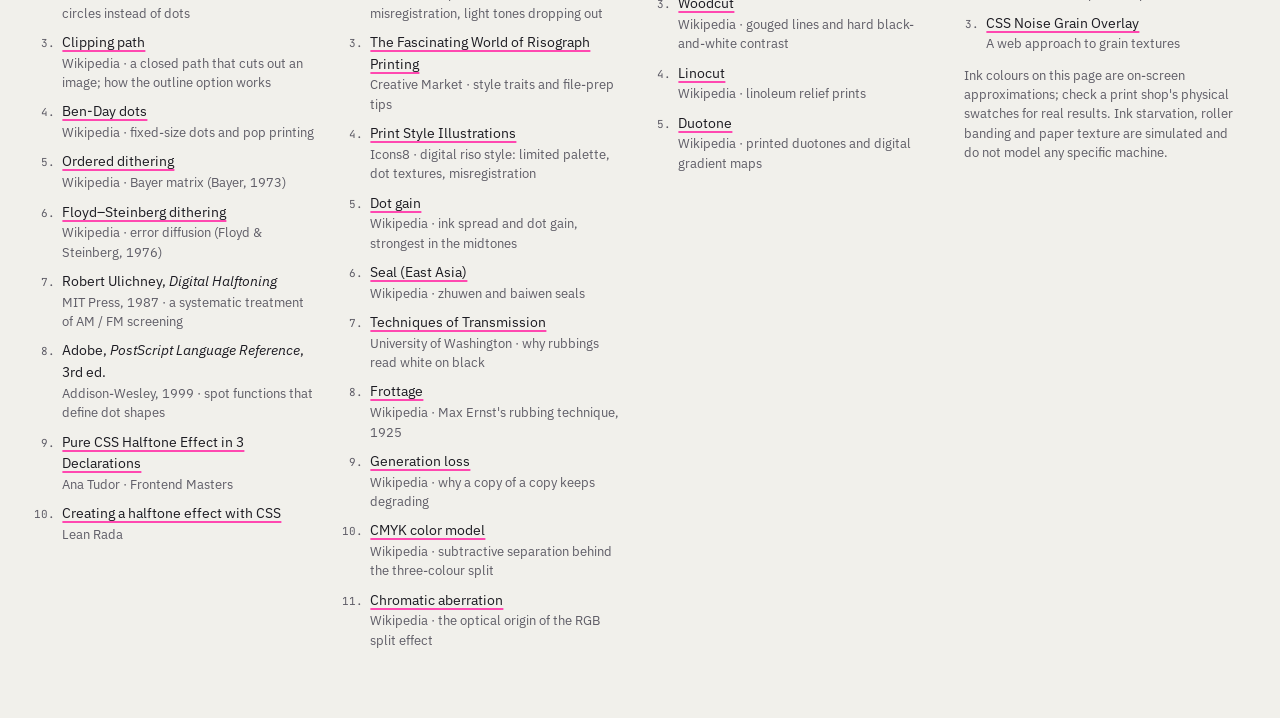
<file: print.html>
<!doctype html>
<html lang="zh-CN">
<head>
<meta charset="utf-8">
<meta name="viewport" content="width=device-width, initial-scale=1, viewport-fit=cover">
<title>印痕实验室</title>
<link rel="preconnect" href="https://fonts.googleapis.com">
<link rel="preconnect" href="https://fonts.gstatic.com" crossorigin>
<link rel="stylesheet" href="https://fonts.googleapis.com/css2?family=Bricolage+Grotesque:opsz,wght@12..96,400;12..96,700;12..96,800&family=IBM+Plex+Sans:wght@400;500;600&family=JetBrains+Mono:wght@400;600&family=Noto+Sans+SC:wght@400;700;900&family=Noto+Serif+SC:wght@900&display=swap">
<style>
/* shared.css — one source for every page in Print Labs: colour tokens, type, masthead, lab grid, controls, notes, references.
   Pages add their own rules after this block. Edit here, then run build.py. */
:root{
  --paper:#F1F0EB;
  --sheet:#FBFBF8;
  --ink:#1C1B22;
  --muted:#5E5C66;
  --rule:#CFCCC4;
  --pink:#FF48B0;
  --blue:#0078BF;
  --display:"Bricolage Grotesque","Noto Sans SC",system-ui,sans-serif;
  --body:"IBM Plex Sans","Noto Sans SC",system-ui,sans-serif;
  --mono:"JetBrains Mono",ui-monospace,"SFMono-Regular",Menlo,monospace;
  color-scheme:light;
}
*{box-sizing:border-box}
[hidden]{display:none!important}
body{margin:0;background:var(--paper);color:var(--ink);font-family:var(--body);font-size:15px;line-height:1.55}
.wrap{max-width:1240px;margin:0 auto;padding-inline:20px;padding-block:28px 56px}
.mast{display:grid;grid-template-columns:minmax(0,1fr) auto;gap:12px 32px;align-items:end;border-bottom:3px solid var(--ink);padding-bottom:18px;margin-bottom:28px}
:root[data-lang="en"] .zh{display:none!important}
:root:not([data-lang="en"]) .en{display:none!important}
.mast-top{grid-column:1/-1;display:flex;justify-content:space-between;align-items:center;gap:12px;flex-wrap:wrap}
.eyebrow{font-family:var(--mono);font-size:11px;letter-spacing:.14em;text-transform:uppercase;color:var(--muted);display:flex;gap:14px;flex-wrap:wrap;align-items:center}
.eyebrow a{color:var(--ink);text-decoration-color:var(--pink);text-decoration-thickness:2px;text-underline-offset:3px}
.langsw{display:inline-flex;border:1.5px solid var(--ink)}
.langsw button{font:600 12px/1 var(--mono);letter-spacing:.06em;padding:8px 12px;min-height:34px;border:0;background:transparent;color:var(--ink);cursor:pointer}
.langsw button + button{border-left:1.5px solid var(--ink)}
.langsw button[aria-pressed="true"]{background:var(--ink);color:var(--sheet)}
.langsw button:hover:not([aria-pressed="true"]){background:rgba(28,27,34,.07)}
.mis{display:grid;margin:0;font-family:var(--display);font-weight:900;font-size:clamp(48px,9vw,112px);line-height:.92;letter-spacing:-.02em;text-wrap:balance}
:root[data-lang="en"] .mis{font-size:clamp(40px,7vw,92px);font-weight:800}
.mis > span{grid-area:1/1;mix-blend-mode:multiply}
.mis > span:first-child{color:var(--pink)}
.mis > span:last-child{color:var(--blue);transform:translate(.045em,.03em)}
.lede{max-width:34em;margin:0;color:var(--muted);text-wrap:pretty}
@media (max-width:760px){.mast{grid-template-columns:1fr}}
.lab{display:grid;grid-template-columns:minmax(0,1.15fr) minmax(0,1fr);gap:32px;align-items:start}
.stage{min-width:0;display:flex;flex-direction:column;gap:14px}
.tip{position:absolute;z-index:30;max-width:320px;padding:10px 12px;background:var(--ink);color:var(--sheet);font-size:12.5px;line-height:1.5;box-shadow:4px 4px 0 var(--pink);pointer-events:none;display:flex;flex-direction:column;gap:5px}
.tip[hidden]{display:none!important}
.tip strong{font-family:var(--mono);font-size:10.5px;letter-spacing:.08em;font-weight:600}
.tip em{font-style:normal;font-family:var(--mono);font-size:10.5px;opacity:.72}
.panel{min-width:0;display:flex;flex-direction:column;gap:22px}
.group{display:flex;flex-direction:column;gap:12px;padding-top:12px;border-top:1.5px solid var(--ink)}
.group h2{margin:0;display:flex;justify-content:space-between;align-items:baseline;font-family:var(--display);font-weight:800;font-size:20px;letter-spacing:-.01em}
.group h2 small{font-family:var(--mono);font-weight:400;font-size:10.5px;letter-spacing:.14em;color:var(--muted)}
.seg button:hover{background:rgba(28,27,34,.07)}
.seg button[aria-pressed="true"]{background:var(--ink);color:var(--sheet)}
.field{display:grid;grid-template-columns:8em minmax(0,1fr) 4em;gap:10px;align-items:center;font-size:13.5px}
.field output{font-family:var(--mono);font-size:12px;text-align:right;font-variant-numeric:tabular-nums;color:var(--muted)}
.field input[type=range]{width:100%;accent-color:var(--ink)}
.sw{display:flex;flex-wrap:wrap;gap:6px}
.sw button{width:28px;height:28px;border:1.5px solid rgba(0,0,0,.18);cursor:pointer;padding:0}
.sw button[aria-pressed="true"]{outline:2.5px solid var(--ink);outline-offset:2px}
.btn{display:inline-flex;align-items:center;justify-content:center;gap:6px;font:500 13px var(--body);padding:8px 12px;border:1.5px solid var(--ink);background:transparent;color:var(--ink);cursor:pointer;min-height:38px}
.btn:hover{background:rgba(28,27,34,.07)}
.btn[aria-pressed="true"]{background:var(--ink);color:var(--sheet)}
button:focus-visible,input:focus-visible,textarea:focus-visible,label.btn:focus-within{outline:2.5px solid var(--blue);outline-offset:2px}
.refs{margin-top:48px;border-top:3px solid var(--ink);padding-top:16px}
.refs li > *{display:block}
.refs a{color:var(--ink);text-decoration-color:var(--pink);text-decoration-thickness:2px;text-underline-offset:3px;overflow-wrap:anywhere}
.seg button{font:500 13px/1.25 var(--body);padding:7px 8px;border:1.5px solid var(--ink);background:transparent;color:var(--ink);cursor:pointer;min-height:38px}
.hint,.note{font-size:12.5px;color:var(--muted);margin:0;text-wrap:pretty}

/* Layout: print-shop proof sheet — large proof on the left with registration marks and a colour control strip, parameter "job ticket" on the right, preset contact sheet below. Single committed paper look. */

/* masthead */
/* language switching: paired .zh / .en spans */

/* lab */
@media (max-width:860px){.lab{grid-template-columns:minmax(0,1fr)}}
/* same rule as the layout lab: the whole stage (proof and the notes under it) stays in view while the settings scroll */
.stick{display:flex;flex-direction:column;gap:10px}
@media (min-width:861px){
  .stage{position:sticky;top:calc(16px + env(safe-area-inset-top, 0px))}
  .stick .frame{width:min(100%, calc(100vh - 220px))}
}
.tcomp{display:flex;flex-direction:column;gap:8px;border:1.5px solid var(--ink);background:var(--sheet);padding:12px}
.tcomp[hidden]{display:none}
.tcomphead{display:flex;justify-content:space-between;align-items:baseline;gap:10px;flex-wrap:wrap}
.tolink .caret{display:inline-block;margin-left:6px;transition:transform .2s ease}
.tolink[aria-expanded="true"] .caret{transform:rotate(180deg)}
.tpick #transMini[hidden]{display:none}
.frame{position:relative;padding:20px;background:var(--sheet);border:1px solid var(--rule)}
.frame canvas{display:block;width:100%;height:auto;aspect-ratio:1;max-width:100%}
.reg{position:absolute;width:14px;height:14px;color:var(--ink);opacity:.75}
.reg svg{display:block;width:100%;height:100%}
.reg.tl{top:4px;left:4px}.reg.tr{top:4px;right:4px}.reg.bl{bottom:4px;left:4px}.reg.br{bottom:4px;right:4px}
.strip{display:flex;flex-wrap:wrap;gap:6px 14px;align-items:center;font-family:var(--mono);font-size:11px;letter-spacing:.06em;color:var(--muted);text-transform:uppercase}
.chip{display:inline-flex;align-items:center;gap:6px}
.chip i{display:inline-block;width:22px;height:14px;border:1px solid rgba(0,0,0,.15)}
.desc{max-width:62ch;display:flex;flex-direction:column;gap:10px}
.desc p{margin:0;text-wrap:pretty}
.desc b{font-family:var(--display);font-weight:800;font-size:1.15em;margin-right:.4em}
.prov{font-size:13.5px;color:var(--muted);border-left:3px solid var(--pink);padding-left:10px}
.prov .tag{display:block;font-family:var(--mono);font-size:10.5px;letter-spacing:.1em;text-transform:uppercase;color:var(--ink);margin-bottom:2px}
.prov .links{display:block;margin-top:4px}
.prov a{color:var(--ink);text-decoration-color:var(--blue);text-decoration-thickness:1.5px;text-underline-offset:3px}
.prov a:hover{color:var(--blue)}
.prov i{font-style:normal;margin:0 .45em;color:var(--rule)}

/* panel */
.seg{display:grid;grid-template-columns:repeat(4,minmax(0,1fr));gap:6px}
.seg.two{grid-template-columns:repeat(2,minmax(0,1fr))}
#modeSeg{grid-template-columns:repeat(3,minmax(0,1fr))}
#modeSeg button{font-size:12.5px;padding-inline:3px}
@media (max-width:520px){#modeSeg{grid-template-columns:repeat(3,minmax(0,1fr))}}
.field.off,.seg.off{opacity:.4}
@media (max-width:420px){.seg{grid-template-columns:repeat(2,minmax(0,1fr))}}
.sublabel{font-family:var(--mono);font-size:11px;letter-spacing:.08em;text-transform:uppercase;color:var(--muted);display:flex;justify-content:space-between;gap:8px;flex-wrap:wrap;margin-bottom:-4px}
.sublabel .note{text-transform:none;letter-spacing:.02em}
.seg button:disabled{opacity:.35;cursor:not-allowed}
.inkrow{display:grid;grid-template-columns:8em minmax(0,1fr);gap:10px;align-items:start;font-size:13.5px}
.inkrow[hidden]{display:none!important}
.inkname{grid-column:2;font-family:var(--mono);font-size:11px;color:var(--muted);letter-spacing:.04em}
.row{display:flex;flex-wrap:wrap;gap:8px;align-items:center}

/* presets */
.presets{margin-top:44px;border-top:3px solid var(--ink);padding-top:16px}
.presets header{display:flex;justify-content:space-between;align-items:baseline;gap:12px;flex-wrap:wrap;margin-bottom:16px}
.presets h2{margin:0;font-family:var(--display);font-weight:800;font-size:28px;letter-spacing:-.01em}
.sheet{display:grid;grid-template-columns:repeat(auto-fill,minmax(150px,1fr));gap:16px}
.card{display:flex;flex-direction:column;gap:8px;background:none;border:none;padding:0;cursor:pointer;text-align:left;color:var(--ink);font:inherit}
.card canvas{display:block;width:100%;height:auto;aspect-ratio:1;max-width:100%;border:1px solid var(--rule);background:var(--sheet);transition:transform .15s ease}
.card:hover canvas{transform:translate(-3px,-3px);box-shadow:3px 3px 0 var(--pink)}
.card strong{font-family:var(--display);font-weight:700;font-size:15px;line-height:1.2}
.card span{font-family:var(--mono);font-size:10.5px;color:var(--muted);letter-spacing:.04em}
@media (prefers-reduced-motion:reduce){.card canvas{transition:none}.card:hover canvas{transform:none}}

/* references */
.refs header{display:flex;justify-content:space-between;align-items:baseline;gap:12px;flex-wrap:wrap;margin-bottom:16px}
.refs h2{margin:0;font-family:var(--display);font-weight:800;font-size:28px;letter-spacing:-.01em}
.refgrid{display:grid;grid-template-columns:repeat(auto-fit,minmax(260px,1fr));gap:24px 32px}
.refgrid > div{min-width:0}
.refs h3{margin:0 0 10px;font-family:var(--mono);font-weight:600;font-size:11px;letter-spacing:.14em;text-transform:uppercase;color:var(--muted);border-bottom:1px solid var(--rule);padding-bottom:6px}
.refs ol{margin:0 0 12px;padding-left:1.6em;display:flex;flex-direction:column;gap:9px;font-size:14px}
.refs li::marker{font-family:var(--mono);font-size:11px;color:var(--muted)}
.refs a:hover{color:var(--blue)}
.refs li span:not(.book){font-size:12.5px;color:var(--muted)}
.refs .book{font-size:14px;color:var(--ink)}
.seps{display:grid;grid-template-columns:repeat(auto-fill,minmax(150px,1fr));gap:12px}
.seps[hidden]{display:none!important}
.seps figure{margin:0;display:flex;flex-direction:column;gap:5px}
.seps canvas{display:block;width:100%;height:auto;aspect-ratio:1;border:1px solid var(--rule);background:#fff}
.seps figcaption{font-family:var(--mono);font-size:10.5px;letter-spacing:.04em;color:var(--muted)}
.feat{border:1.5px solid var(--ink);background:var(--sheet);padding:12px 14px;display:flex;flex-direction:column;gap:8px;font-size:13.5px;max-width:62ch}
.feat:empty{display:none}
.fhead{display:flex;justify-content:space-between;align-items:baseline;gap:10px;flex-wrap:wrap}
.fhead b{font-family:var(--display);font-weight:800;font-size:18px}
.fhead span{font-family:var(--mono);font-size:10.5px;letter-spacing:.08em;text-transform:uppercase;color:var(--muted)}
.feat ul{list-style:none;margin:0;padding:0;display:flex;flex-direction:column;gap:4px}
.feat label{display:flex;align-items:baseline;gap:8px;cursor:pointer;flex-wrap:wrap}
.feat input{accent-color:var(--ink);transform:translateY(2px)}
.feat em{font-style:normal;font-family:var(--mono);font-size:10.5px;color:var(--muted);margin-left:auto}
.feat .hint{margin:0}
.lv{flex:none;font-family:var(--mono);font-size:10px;letter-spacing:.06em;padding:2px 6px;border:1.5px solid var(--ink)}
.lv-e{background:var(--ink);color:var(--sheet)}
.lv-r{background:transparent}
.lv-o{border-style:dashed;color:var(--muted)}
/* preset dock: flip presets without leaving the proof */
.dock{position:fixed;right:max(16px, env(safe-area-inset-right));bottom:calc(16px + env(safe-area-inset-bottom, 0px));z-index:40;display:flex;align-items:stretch;background:var(--sheet);border:1.5px solid var(--ink);box-shadow:4px 4px 0 var(--pink);transition:opacity .2s ease, transform .2s ease}
.dock.away{opacity:0;transform:translateY(10px);pointer-events:none}
.dock button{font:500 13px/1.2 var(--body);color:var(--ink);background:transparent;border:0;cursor:pointer;min-height:44px;padding:0 12px}
.dock button:hover{background:rgba(28,27,34,.07)}
.dock .step{font-family:var(--mono);font-size:15px;min-width:44px;padding:0}
.dock .cur{border-inline:1.5px solid var(--ink);display:flex;flex-direction:column;align-items:flex-start;justify-content:center;gap:1px;max-width:min(15em, calc(100vw - 150px));text-align:left}
.dock .cur small{font:400 10px var(--mono);letter-spacing:.08em;text-transform:uppercase;color:var(--muted)}
.dock .cur b{font-weight:600;white-space:nowrap;overflow:hidden;text-overflow:ellipsis;max-width:100%}
.dock .cur[aria-expanded="true"]{background:var(--ink);color:var(--sheet)}
.dock .cur[aria-expanded="true"] small{color:rgba(251,251,248,.7)}
.tray{position:fixed;right:max(16px, env(safe-area-inset-right));bottom:calc(16px + 52px + env(safe-area-inset-bottom, 0px));z-index:40;width:min(380px, calc(100vw - 32px));max-height:min(62vh, 560px);overflow:auto;background:var(--sheet);border:1.5px solid var(--ink);box-shadow:4px 4px 0 var(--pink);padding:12px;display:flex;flex-direction:column;gap:10px}
.tray[hidden]{display:none!important}
.tray header{display:flex;justify-content:space-between;align-items:baseline;gap:10px}
.tray header b{font-family:var(--display);font-weight:800;font-size:18px}
.qps{display:grid;grid-template-columns:repeat(2,minmax(0,1fr));gap:6px}
.qp{display:flex;flex-direction:column;align-items:flex-start;gap:2px;text-align:left;font:500 13px/1.25 var(--body);color:var(--ink);background:transparent;border:1.5px solid var(--ink);padding:7px 9px;cursor:pointer;min-height:44px}
.qp small{font:400 10.5px/1.3 var(--mono);color:var(--muted)}
.qp:hover{background:rgba(28,27,34,.07)}
.qp[aria-pressed="true"]{background:var(--ink);color:var(--sheet)}
.qp[aria-pressed="true"] small{color:rgba(251,251,248,.7)}
.tray .all{align-self:flex-start;font-size:12.5px;color:var(--ink);text-decoration-color:var(--pink);text-decoration-thickness:2px;text-underline-offset:3px;background:none;border:0;padding:0;cursor:pointer}
@media (prefers-reduced-motion:reduce){.dock{transition:none}}
/* transitions: one A→B change rendered several ways, with the current inks, paper and flaws */
.tpick{display:flex;flex-direction:column;gap:10px}
.tpick canvas{display:block;width:100%;height:auto;border:1px solid var(--rule)}
.tolink{align-self:flex-start;background:none;border:0;padding:0;cursor:pointer;font:12.5px var(--body);color:var(--ink);text-decoration:underline;text-decoration-color:var(--pink);text-decoration-thickness:2px;text-underline-offset:3px}
.tinks{display:inline-flex;align-items:center;gap:6px;font-family:var(--mono);font-size:11px;letter-spacing:.04em;color:var(--muted)}
.tinks i{display:inline-block;width:14px;height:14px;border:1px solid rgba(0,0,0,.15)}
.trans{display:flex;flex-direction:column;gap:10px;border-top:1.5px solid var(--ink);padding-top:12px}
.trans h3{margin:0;display:flex;justify-content:space-between;align-items:baseline;gap:10px;font-family:var(--display);font-weight:800;font-size:20px;letter-spacing:-.01em}
.trans h3 small{font-family:var(--mono);font-weight:400;font-size:10.5px;letter-spacing:.14em;color:var(--muted)}
.trows{display:flex;flex-direction:column;gap:8px}
.trow{display:grid;grid-template-columns:9.5em minmax(0,1fr);gap:12px;align-items:center}
.trow{background:transparent;border:1.5px solid transparent;padding:4px;cursor:pointer;text-align:left;font:inherit;color:inherit;width:100%}
.trow:hover{border-color:var(--rule)}
.trow[aria-pressed="true"]{border-color:var(--ink);background:var(--sheet)}
.trow .tl{display:flex;flex-direction:column;gap:1px;font-size:13px;line-height:1.3}
.trow .tl small{font-family:var(--mono);font-size:10.5px;color:var(--muted)}
.trow canvas{display:block;width:100%;height:auto;border:1px solid var(--rule)}
@media (max-width:520px){.trow{grid-template-columns:minmax(0,1fr);gap:4px}}
.noise{margin:6px 0 4px;border-top:1px solid var(--rule);padding-top:8px}
.noise summary{cursor:pointer;font:500 13px var(--body);padding:4px 0}
.noise[open] summary{margin-bottom:8px}
.noise .field{margin-bottom:6px}
</style>

</head>
<body>
<div class="wrap">
  <header class="mast">
    <div class="mast-top">
      <div class="eyebrow"><a data-page="home" href="index.html"><span class="zh">← 印刷实验室</span><span class="en">← Print Labs</span></a><span>01 · Print texture lab · <span class="zh">网点 / 叠印 / 瑕疵</span><span class="en">Dots / Overprint / Flaws</span></span><a data-page="layout" href="layout.html"><span class="zh">版式实验室 →</span><span class="en">Layout Lab →</span></a><a href="https://github.com/gengyuanmax/print-labs" target="_blank" rel="noopener"><span class="zh">GitHub 源码</span><span class="en">GitHub code</span> <span aria-hidden="true">↗</span></a></div>
      <div class="langsw" role="group" aria-label="Language / 语言">
        <button type="button" data-setlang="zh" lang="zh-CN">中文</button>
        <button type="button" data-setlang="en" lang="en">EN</button>
      </div>
    </div>
    <h1 class="mis" id="title"><span aria-hidden="true"><span class="zh">印痕实验室</span><span class="en">Print Texture Lab</span></span><span aria-hidden="true"><span class="zh">印痕实验室</span><span class="en">Print Texture Lab</span></span></h1>
    <p class="lede"><span class="zh">选择加网方式，搭配油墨和纸张，再加入错位、颗粒或缺墨，观察印刷质感如何变化。可以使用测试图，也可以上传自己的照片。</span><span class="en">Halftone screens, ink combinations and print flaws, broken into adjustable parameters. Pick a screen, swap inks, add some misregistration and grain, and watch the image change. You can also upload your own photo.</span></p>
  </header>

  <main class="lab">
    <section class="stage" data-aria-zh="预览" data-aria-en="Preview">
      <div class="stick">
      <div class="frame">
        <span class="reg tl" aria-hidden="true"></span><span class="reg tr" aria-hidden="true"></span>
        <span class="reg bl" aria-hidden="true"></span><span class="reg br" aria-hidden="true"></span>
        <canvas id="out" width="600" height="600" role="img" data-aria-zh="印刷效果预览" data-aria-en="Print effect preview"></canvas>
      </div>
      <div class="strip" id="ctrlStrip"></div>
      </div>
      <div class="row"><button class="btn" type="button" id="sepBtn"><span class="zh">分版视图</span><span class="en">Plate view</span></button><span class="hint"><span class="zh">查看分色稿：每种油墨对应一张黑白图</span><span class="en">What you would send to a Riso shop: one black-and-white file per plate</span></span></div>
      <div class="seps" id="seps" hidden></div>
      <div class="feat" id="feat"></div>
      <div class="desc" id="desc" aria-live="polite"></div>
</section>

    <aside class="panel" data-aria-zh="参数" data-aria-en="Settings">
      <div class="group">
        <h2><span class="zh">原图</span><span class="en">Source</span> <small class="zh">SOURCE</small><small class="en">原图</small></h2>
        <div class="row" id="srcRow">
          <button class="btn" type="button" data-src="scene"><span class="zh">测试画面</span><span class="en">Test scene</span></button>
          <button class="btn" type="button" data-src="ramp"><span class="zh">色阶条</span><span class="en">Tone ramps</span></button>
          <button class="btn" type="button" data-src="seal"><span class="zh">印文</span><span class="en">Seal text</span></button>
          <button class="btn" type="button" data-src="fern"><span class="zh">蕨叶（实物）</span><span class="en">Fern (object)</span></button>
          <button class="btn" type="button" data-src="wood"><span class="zh">木纹（表面）</span><span class="en">Wood (surface)</span></button>
          <button class="btn" type="button" data-src="poster"><span class="zh">演出海报（木活字）</span><span class="en">Show bill (wood type)</span></button>
          <label class="btn" id="uploadLabel"><span class="zh">上传照片</span><span class="en">Upload photo</span><input type="file" id="upload" accept="image/*" hidden></label>
        </div>
        <p class="hint" id="srcHint"></p>
      </div>

      <div class="group">
        <h2><span class="zh">加网</span><span class="en">Screen</span> <small class="zh">SCREEN</small><small class="en">加网</small></h2>
        <div class="seg" id="screenSeg"></div>
        <div class="sublabel"><span class="zh">网点形状</span><span class="en">Dot shape</span> <span class="note"><span class="zh">仅 AM 调幅网与 Ben-Day</span><span class="en">AM dots and Ben-Day only</span></span></div>
        <div class="seg" id="shapeSeg"></div>
        <div class="field"><label for="cell"><span class="zh">网点尺寸</span><span class="en">Dot size</span></label><input type="range" id="cell" min="3" max="28" step="1"><output id="cellOut"></output></div>
        <div class="field"><label for="angle"><span class="zh">网角</span><span class="en">Screen angle</span></label><input type="range" id="angle" min="0" max="90" step="1"><output id="angleOut"></output></div>
        <div class="sublabel"><span class="zh">网点排列</span><span class="en">Screen geometry</span> <span class="note"><span class="zh">设置网点或线条的排列方式；适用于 AM 调幅网、线条网和交叉排线</span><span class="en">what the dots and lines are arranged along; AM dots, line screen and cross-hatch only</span></span></div>
        <div class="seg" id="geoSeg"></div>
        <div class="sublabel"><span class="zh">裁切形状</span><span class="en">Outline</span> <span class="note"><span class="zh">将图像限制在指定形状或文字轮廓内，外部保留纸色</span><span class="en">print only inside a shape or a few letters; outside stays paper</span></span></div>
        <div class="seg" id="outlineSeg"></div>
        <div class="field" id="outlineTextRow"><label for="outlineText"><span class="zh">裁切文字</span><span class="en">Letters</span></label><input type="text" id="outlineText" maxlength="6" autocomplete="off" style="font:inherit;padding:6px 8px;border:1.5px solid var(--ink);background:var(--sheet);color:var(--ink);min-width:0"><output></output></div>
      </div>

      <div class="group">
        <h2><span class="zh">工艺</span><span class="en">Process</span> <small class="zh">PROCESS</small><small class="en">工艺</small></h2>
        <p class="hint"><span class="zh">选择一种工艺，模拟相应的印刷或成像效果。此时纹理由工艺决定，上方加网选项会暂时禁用。</span><span class="en">The process decides how ink reaches the paper. Once a process is chosen it makes its own marks, and the screen options grey out.</span></p>
        <div class="seg" id="procSeg"></div>
        <div class="inkrow" id="stampRow"><span><span class="zh">印面</span><span class="en">Seal face</span></span><div class="seg two" id="stampSeg"></div></div>
        <div class="field" id="copyGenRow"><label for="copyGen"><span class="zh">翻印次数</span><span class="en">Copy generation</span></label><input type="range" id="copyGen" min="0" max="6" step="1"><output id="copyGenOut"></output></div>
      </div>

      <div class="group">
        <h2><span class="zh">影调</span><span class="en">Tone</span> <small class="zh">TONE</small><small class="en">影调</small></h2>
        <p class="hint"><span class="zh">先调整图像明暗，再进行加网。低于黑场的部分全部着墨（实地），高于白场的部分不着墨，露出纸色。</span><span class="en">Before screening, decide where ink will go: everything below the black point prints solid, everything above the white point stays paper.</span></p>
        <div class="field"><label for="contrast"><span class="zh">对比度</span><span class="en">Contrast</span></label><input type="range" id="contrast" min="0.5" max="2.5" step="0.05"><output id="contrastOut"></output></div>
        <div class="field"><label for="black"><span class="zh">黑场</span><span class="en">Black point</span></label><input type="range" id="black" min="0" max="0.6" step="0.01"><output id="blackOut"></output></div>
        <div class="field"><label for="white"><span class="zh">白场</span><span class="en">White point</span></label><input type="range" id="white" min="0.4" max="1" step="0.01"><output id="whiteOut"></output></div>
        <div class="field"><label for="gamma"><span class="zh">中间调</span><span class="en">Midtones</span></label><input type="range" id="gamma" min="0.4" max="2.5" step="0.05"><output id="gammaOut"></output></div>
        <div class="field"><label for="posterize"><span class="zh">色调分离</span><span class="en">Posterize</span></label><input type="range" id="posterize" min="0" max="8" step="1"><output id="posterizeOut"></output></div>
      </div>

      <div class="group">
        <h2><span class="zh">油墨</span><span class="en">Ink</span> <small class="zh">INK</small><small class="en">油墨</small></h2>
        <div class="seg" id="modeSeg"></div>
        <div class="sublabel"><span class="zh">油墨覆盖</span><span class="en">Ink coverage</span> <span class="note"><span class="zh">叠印混色，还是上层盖住下层</span><span class="en">mix where inks overlap, or cover</span></span></div>
        <div class="seg two" id="blendSeg"></div>
        <div class="inkrow"><span><span class="zh">油墨 A</span><span class="en">Ink A</span></span><div class="sw" id="inkA"></div><span class="inkname" id="inkAName"></span></div>
        <div class="inkrow" id="inkBRow"><span><span class="zh">油墨 B</span><span class="en">Ink B</span></span><div class="sw" id="inkB"></div><span class="inkname" id="inkBName"></span></div>
        <div class="inkrow" id="inkCRow"><span><span class="zh">油墨 C</span><span class="en">Ink C</span></span><div class="sw" id="inkC"></div><span class="inkname" id="inkCName"></span></div>
        <div class="tpick" id="transPick">
          <div class="sublabel"><span class="zh">过渡方式</span><span class="en">Transition</span> <span class="note"><span class="zh">选择两种油墨之间的过渡方式，自动切换到“过渡映射”模式</span><span class="en">how ink A turns into ink B; picking one switches to Transition map</span></span></div>
          <div class="seg" id="transSeg"></div>
          <canvas id="transMini" width="640" height="36" aria-hidden="true"></canvas>
          <button type="button" class="tolink" id="toTrans" aria-expanded="false" aria-controls="tcomp"><span class="zh">比较八种过渡方式</span><span class="en">Compare all eight transitions</span><span aria-hidden="true" class="caret">▾</span></button>
          <div class="tcomp" id="tcomp" hidden>
            <div class="tcomphead"><span class="tinks" id="transInks"></span><span class="hint"><span class="zh">点击任一示例，将效果应用到图像</span><span class="en">Click one to apply it to the image</span></span></div>
            <div class="trows" id="trows"></div>
          </div>
        </div>
        <div class="sublabel"><span class="zh">印版反相</span><span class="en">Knockout (reverse)</span> <span class="note"><span class="zh">交换该印版的着墨与留白区域；其他色版仍可在留白处着墨</span><span class="en">invert a plate: what was inked becomes paper</span></span></div>
        <div class="seg two" id="invSeg"></div>
      </div>

      <div class="group">
        <h2><span class="zh">纸张</span><span class="en">Paper</span> <small class="zh">PAPER</small><small class="en">纸张</small></h2>
        <p class="hint"><span class="zh">非涂布纸较易吸墨，网点扩大更明显，色彩较柔和；涂布纸上的网点边缘通常更清晰。选择深色纸时，可以尝试白墨。</span><span class="en">Uncoated paper absorbs more ink, so dots grow and colours dull; coated paper is crisper. On dark paper, try white ink.</span></p>
        <div class="seg" id="stockSeg"></div>
        <div class="sublabel"><span class="zh">纸面图案</span><span class="en">Printed-on pattern</span> <span class="note"><span class="zh">模拟纸张上预先印好的格线或底纹</span><span class="en">ruling or tint already on the stock, under the ink</span></span></div>
        <div class="seg" id="patSeg"></div>
        <div class="inkrow"><span><span class="zh">纸色</span><span class="en">Colour</span></span><div class="sw" id="paper"></div><span class="inkname" id="paperName"></span></div>
        <div class="sublabel"><span class="zh">做旧</span><span class="en">Ageing</span> <span class="note"><span class="zh">模拟纸张老化与折叠留下的痕迹</span><span class="en">not a print process: what time does to the paper afterwards</span></span></div>
        <div class="field"><label for="age"><span class="zh">泛黄</span><span class="en">Yellowing</span></label><input type="range" id="age" min="0" max="1" step="0.01"><output id="ageOut"></output></div>
        <div class="field"><label for="fox"><span class="zh">纸边旧痕与褐斑</span><span class="en">Edges &amp; foxing</span></label><input type="range" id="fox" min="0" max="1" step="0.01"><output id="foxOut"></output></div>
        <div class="seg" id="foldSeg"></div>
        <p class="hint"><span class="zh">光照、温度及纸张成分会影响老化；含木质素的酸性纸较容易泛黄、变脆（<a href="https://en.wikipedia.org/wiki/Acid-free_paper" target="_blank" rel="noopener">Acid-free paper</a>）；旧纸上的褐斑（foxing）可能与微生物、金属杂质和湿度等因素有关，不能一概视为霉斑（<a href="https://en.wikipedia.org/wiki/Foxing" target="_blank" rel="noopener">Foxing</a>）。本页还可模拟折痕处墨层开裂、露出纸色的效果。</span><span class="en">Acidic paper that still contains lignin slowly yellows and turns brittle under light and heat (<a href="https://en.wikipedia.org/wiki/Acid-free_paper" target="_blank" rel="noopener">Acid-free paper</a>); the brown spots on old paper are called foxing, and their cause is still debated: fungus, oxidising metals in the pulp, humidity (<a href="https://en.wikipedia.org/wiki/Foxing" target="_blank" rel="noopener">Foxing</a>). Ink cracks along a fold and shows the paper.</span></p>
      </div>

      <div class="group">
        <h2><span class="zh">瑕疵</span><span class="en">Misprint</span> <small class="zh">MISPRINT</small><small class="en">瑕疵</small></h2>
        <p class="hint"><span class="zh">这里只放决定工艺面貌的几项：套色错位、网点扩大、活字磨损。细节噪声由预设自动设好、默认开启，一般不用调。</span><span class="en">Only the settings that define a process are here: misregistration, dot gain and type wear. Fine noise is set by each preset and on by default; you rarely need to touch it.</span></p>
        <div class="field"><label for="mx"><span class="zh">套色错位 X</span><span class="en">Misregister X</span></label><input type="range" id="mx" min="-14" max="14" step="1"><output id="mxOut"></output></div>
        <div class="field"><label for="my"><span class="zh">套色错位 Y</span><span class="en">Misregister Y</span></label><input type="range" id="my" min="-14" max="14" step="1"><output id="myOut"></output></div>
        <div class="field"><label for="gain"><span class="zh">网点扩大</span><span class="en">Dot gain</span></label><input type="range" id="gain" min="0" max="1" step="0.01"><output id="gainOut"></output></div>
        <div class="field"><label for="wear"><span class="zh">活字磨损</span><span class="en">Type wear</span></label><input type="range" id="wear" min="0" max="1" step="0.01"><output id="wearOut"></output></div>
        <div class="field"><label for="ca"><span class="zh">RGB 通道偏移</span><span class="en">RGB split</span></label><input type="range" id="ca" min="0" max="12" step="1"><output id="caOut"></output></div>
        
        <details class="noise">
          <summary><span class="zh">细节噪声（默认开启）</span><span class="en">Fine noise (on by default)</span></summary>
          <div class="field"><label for="dotvar"><span class="zh">网点不匀</span><span class="en">Dot irregularity</span></label><input type="range" id="dotvar" min="0" max="1" step="0.01"><output id="dotvarOut"></output></div>
          <div class="field"><label for="grain"><span class="zh">墨色颗粒</span><span class="en">Ink grain</span></label><input type="range" id="grain" min="0" max="1" step="0.01"><output id="grainOut"></output></div>
          <div class="field"><label for="starve"><span class="zh">缺墨漏白</span><span class="en">Ink starvation</span></label><input type="range" id="starve" min="0" max="1" step="0.01"><output id="starveOut"></output></div>
          <div class="field"><label for="band"><span class="zh">墨辊条纹</span><span class="en">Roller banding</span></label><input type="range" id="band" min="0" max="1" step="0.01"><output id="bandOut"></output></div>
          <div class="field"><label for="tex"><span class="zh">纸张纹理</span><span class="en">Paper texture</span></label><input type="range" id="tex" min="0" max="1" step="0.01"><output id="texOut"></output></div>
          <div class="field"><label for="trap"><span class="zh">叠印吸墨率</span><span class="en">Ink trapping</span></label><input type="range" id="trap" min="0.6" max="1" step="0.01"><output id="trapOut"></output></div>
          <div class="field"><label for="rot"><span class="zh">套准旋转</span><span class="en">Plate rotation</span></label><input type="range" id="rot" min="-1" max="1" step="0.05"><output id="rotOut"></output></div>
          <div class="field"><label for="stretch"><span class="zh">纸张伸缩</span><span class="en">Paper stretch</span></label><input type="range" id="stretch" min="-1" max="1" step="0.05"><output id="stretchOut"></output></div>
          <p class="hint"><span class="zh">网点不匀：每个点略偏离网格，大小和边缘各不相同，最小的点印不出来，最暗处糊成实地（已知局限：丢点按像素的深浅判断，渐变区里正好在门槛上的网点偶尔只丢掉半颗；真实印刷中是整颗消失）。套准旋转和纸张伸缩：后印的版绕纸张中心转动零点几度，并沿走纸方向略微伸长，所以四个角的错位各不相同。叠印吸墨率：墨压在未干的墨上时吸得比纸少，叠色因此比纯正片叠底浅一些。纸张纹理也会让纤维处少吃一点墨，各色版在同一处一起变浅。</span><span class="en">Dot irregularity: each dot sits slightly off the grid with its own size and edge; the smallest dots fail to print and the darkest areas fill in (known limit: dropout is decided from each pixel's tone, so in a gradient a dot right at the threshold can lose only half of itself; in print the whole dot goes). Plate rotation and paper stretch: later plates turn a fraction of a degree about the sheet centre and stretch slightly along the feed, so each corner is out of register by a different amount. Ink trapping: ink laid on wet ink takes less well than on paper, so overprints come out a little lighter than a pure multiply. Paper texture also lets the fibres hold back a little ink, at the same spot on every plate.</span></p>
          <p class="hint"><span class="zh">要逐项对齐仿真参数、查看公式，请用首页底部的<a data-page="home" data-hash="#simlab" href="index.html#simlab">模拟实验室</a>。</span><span class="en">To match simulation parameters one by one and see the formulas, use the <a data-page="home" data-hash="#simlab" href="index.html#simlab">Simulation Lab</a> at the bottom of the home page.</span></p>
        </details>
        <p class="hint"><span class="zh">网点扩大使墨点增大、边缘变粗，中间调的变化尤其明显。RGB 通道偏移则将红、蓝通道向两侧错开，模拟数字故障效果。“活字磨损”仅在凸版模式下生效：模拟字形边缘缺口、色块中的木纹和局部墨色不匀，并加强压痕效果。</span><span class="en">Dot gain fattens the dots and roughens their edges, most visibly in the midtones. RGB split is misregistration on a screen: the red and blue channels slide apart for a glitch look. Type wear only affects letterpress: chipped edges, wood grain in the solids, each block inked a little differently and a deeper impression.</span></p>
      </div>

    </aside>
  </main>

  <section class="presets" data-aria-zh="预设" data-aria-en="Presets">
    <header><h2><span class="zh">预设样张</span><span class="en">Preset proofs</span></h2><span class="hint"><span class="zh">点击样张，应用对应参数</span><span class="en">Click one to load its settings into the lab above</span></span></header>
    <div class="sheet" id="sheet"></div>
  </section>

  <div class="tray" id="tray" hidden role="dialog" data-aria-zh="快速切换预设" data-aria-en="Quick preset switcher">
    <header><b><span class="zh">预设</span><span class="en">Presets</span></b><span class="hint"><span class="zh">点击应用预设，无需离开预览区</span><span class="en">Click to load; the proof stays in view</span></span></header>
    <div class="qps" id="qps"></div>
    <button type="button" class="all" id="toSheet"><span class="zh">查看全部样张 ↓</span><span class="en">See all proofs as thumbnails ↓</span></button>
  </div>
  <div class="dock" id="dock" role="group" data-aria-zh="预设快捷切换" data-aria-en="Preset shortcuts">
    <button type="button" class="step" id="prevP" data-aria-zh="上一个预设" data-aria-en="Previous preset">‹</button>
    <button type="button" class="cur" id="curP" aria-expanded="false" aria-controls="tray"><small><span class="zh">预设</span><span class="en">Preset</span></small><b id="curName"></b></button>
    <button type="button" class="step" id="nextP" data-aria-zh="下一个预设" data-aria-en="Next preset">›</button>
  </div>

  <section class="refs" data-aria-zh="参考资料" data-aria-en="References">
    <header><h2><span class="zh">参考资料</span><span class="en">References</span></h2><span class="hint"><span class="zh">算法、印刷特性和油墨色值的出处</span><span class="en">Sources for the algorithms, print behaviour and ink colours</span></span></header>
    <div class="refgrid">
      <div>
        <h3><span class="zh">加网与抖动</span><span class="en">Screening &amp; dithering</span></h3>
        <ol>
          <li><a href="https://en.wikipedia.org/wiki/Halftone" target="_blank" rel="noopener">Halftone</a><span><span class="zh">Wikipedia · 调幅网点、加网角度与摩尔纹</span><span class="en">Wikipedia · AM dots, screen angles and moiré</span></span></li>
          <li><a href="https://www.fineprintschool.com/glossary-of-printing-terms/circular-screen" target="_blank" rel="noopener">Circular screen</a><span><span class="zh">Fine Print School · 用同心圆代替网点的网屏</span><span class="en">Fine Print School · a screen of concentric circles instead of dots</span></span></li>
          <li><a href="https://en.wikipedia.org/wiki/Clipping_path" target="_blank" rel="noopener">Clipping path</a><span><span class="zh">Wikipedia · 用闭合路径限定图像的显示区域；“裁切形状”选项的原理</span><span class="en">Wikipedia · a closed path that cuts out an image; how the outline option works</span></span></li>
          <li><a href="https://en.wikipedia.org/wiki/Ben-Day_dots" target="_blank" rel="noopener">Ben-Day dots</a><span><span class="zh">Wikipedia · 固定尺寸网点与波普印刷</span><span class="en">Wikipedia · fixed-size dots and pop printing</span></span></li>
          <li><a href="https://en.wikipedia.org/wiki/Ordered_dithering" target="_blank" rel="noopener">Ordered dithering</a><span><span class="zh">Wikipedia · Bayer 矩阵（Bayer, 1973）</span><span class="en">Wikipedia · Bayer matrix (Bayer, 1973)</span></span></li>
          <li><a href="https://en.wikipedia.org/wiki/Floyd%E2%80%93Steinberg_dithering" target="_blank" rel="noopener">Floyd–Steinberg dithering</a><span><span class="zh">Wikipedia · 误差扩散（Floyd &amp; Steinberg, 1976）</span><span class="en">Wikipedia · error diffusion (Floyd &amp; Steinberg, 1976)</span></span></li>
          <li><span class="book">Robert Ulichney, <i>Digital Halftoning</i></span><span><span class="zh">MIT Press, 1987 · AM / FM 加网的系统论述</span><span class="en">MIT Press, 1987 · a systematic treatment of AM / FM screening</span></span></li>
          <li><span class="book">Adobe, <i>PostScript Language Reference</i>, 3rd ed.</span><span><span class="zh">Addison-Wesley, 1999 · 用网点函数（spot function）定义网点形状</span><span class="en">Addison-Wesley, 1999 · spot functions that define dot shapes</span></span></li>
          <li><a href="https://frontendmasters.com/blog/pure-css-halftone-effect-in-3-declarations/" target="_blank" rel="noopener">Pure CSS Halftone Effect in 3 Declarations</a><span>Ana Tudor · Frontend Masters</span></li>
          <li><a href="https://leanrada.com/notes/pure-css-halftone/" target="_blank" rel="noopener">Creating a halftone effect with CSS</a><span>Lean Rada</span></li>
        </ol>
      </div>
      <div>
        <h3><span class="zh">Riso 印刷特性</span><span class="en">Riso printing</span></h3>
        <ol>
          <li><a href="https://en.wikipedia.org/wiki/Risograph" target="_blank" rel="noopener">Risograph</a><span><span class="zh">Wikipedia · 孔版印刷原理与历史</span><span class="en">Wikipedia · how stencil duplicating works, and its history</span></span></li>
          <li><a href="https://oxfordgreenprint.com/?p=223" target="_blank" rel="noopener">Design for Riso</a><span><span class="zh">Oxford Greenprint · 约 1–2 mm 的套色偏差，浅色细节可能丢失</span><span class="en">Oxford Greenprint · 1–2 mm misregistration, light tones dropping out</span></span></li>
          <li><a href="https://creativemarket.com/blog/risograph-printing" target="_blank" rel="noopener">The Fascinating World of Risograph Printing</a><span><span class="zh">Creative Market · 风格特征与制版建议</span><span class="en">Creative Market · style traits and file-prep tips</span></span></li>
          <li><a href="https://icons8.com/clipart/textured/print" target="_blank" rel="noopener">Print Style Illustrations</a><span><span class="zh">Icons8 · 数字化 riso 风格：少量配色、网点纹理与套色错位</span><span class="en">Icons8 · digital riso style: limited palette, dot textures, misregistration</span></span></li>
          <li><a href="https://en.wikipedia.org/wiki/Dot_gain" target="_blank" rel="noopener">Dot gain</a><span><span class="zh">Wikipedia · 网点扩大及其对中间调的影响</span><span class="en">Wikipedia · ink spread and dot gain, strongest in the midtones</span></span></li>
          <li><a href="https://en.wikipedia.org/wiki/Seal_(East_Asia)" target="_blank" rel="noopener">Seal (East Asia)</a><span><span class="zh">Wikipedia · 朱文与白文印章</span><span class="en">Wikipedia · zhuwen and baiwen seals</span></span></li>
          <li><a href="https://depts.washington.edu/chinaciv/callig/7caltech.htm" target="_blank" rel="noopener">Techniques of Transmission</a><span><span class="zh">University of Washington · 拓片为何是黑底白字</span><span class="en">University of Washington · why rubbings read white on black</span></span></li>
          <li><a href="https://en.wikipedia.org/wiki/Frottage_(art)" target="_blank" rel="noopener">Frottage</a><span><span class="zh">Wikipedia · Max Ernst 1925 年的摩擦拓印</span><span class="en">Wikipedia · Max Ernst's rubbing technique, 1925</span></span></li>
          <li><a href="https://en.wikipedia.org/wiki/Generation_loss" target="_blank" rel="noopener">Generation loss</a><span><span class="zh">Wikipedia · 复印件的复印件为何越来越糊</span><span class="en">Wikipedia · why a copy of a copy keeps degrading</span></span></li>
          <li><a href="https://en.wikipedia.org/wiki/CMYK_color_model" target="_blank" rel="noopener">CMYK color model</a><span><span class="zh">Wikipedia · 减色法与三色叠印的分色原理</span><span class="en">Wikipedia · subtractive separation behind the three-colour split</span></span></li>
          <li><a href="https://en.wikipedia.org/wiki/Chromatic_aberration" target="_blank" rel="noopener">Chromatic aberration</a><span><span class="zh">Wikipedia · RGB 通道偏移效果的光学来源</span><span class="en">Wikipedia · the optical origin of the RGB split effect</span></span></li>
        </ol>
      </div>
      <div>
        <h3><span class="zh">相关印刷工艺与双色调</span><span class="en">Related processes &amp; duotone</span></h3>
        <ol>
          <li><a href="https://en.wikipedia.org/wiki/Screen_printing" target="_blank" rel="noopener">Screen printing</a><span><span class="zh">Wikipedia · 丝网印刷：分色制版、不透明油墨</span><span class="en">Wikipedia · separations and opaque inks</span></span></li>
          <li><a href="https://en.wikipedia.org/wiki/Letterpress_printing" target="_blank" rel="noopener">Letterpress printing</a><span><span class="zh">Wikipedia · 凸版印刷：压痕与挤墨</span><span class="en">Wikipedia · impression and ink squeeze</span></span></li>
          <li><a href="https://en.wikipedia.org/wiki/Woodcut" target="_blank" rel="noopener">Woodcut</a><span><span class="zh">Wikipedia · 木刻：刀痕线条与黑白强对比</span><span class="en">Wikipedia · gouged lines and hard black-and-white contrast</span></span></li>
          <li><a href="https://en.wikipedia.org/wiki/Linocut" target="_blank" rel="noopener">Linocut</a><span><span class="zh">Wikipedia · 麻胶版画</span><span class="en">Wikipedia · linoleum relief prints</span></span></li>
          <li><a href="https://en.wikipedia.org/wiki/Duotone" target="_blank" rel="noopener">Duotone</a><span><span class="zh">Wikipedia · 印刷双色调与数字渐变映射</span><span class="en">Wikipedia · printed duotones and digital gradient maps</span></span></li>
        </ol>
      </div>
      <div>
        <h3><span class="zh">油墨色值与质感</span><span class="en">Ink colours &amp; texture</span></h3>
        <ol>
          <li><a href="https://www.npmjs.com/package/riso-colors" target="_blank" rel="noopener">riso-colors</a><span><span class="zh">npm · Riso 油墨的屏幕近似色值</span><span class="en">npm · on-screen approximations of Riso inks</span></span></li>
          <li><a href="https://www.monikerpress.ca/colours/" target="_blank" rel="noopener">Ink Colours</a><span><span class="zh">Moniker Press · 印厂油墨色卡</span><span class="en">Moniker Press · a print shop's ink chart</span></span></li>
          <li><a href="https://bushe.co/tools/css-noise-grain-overlay/" target="_blank" rel="noopener">CSS Noise Grain Overlay</a><span><span class="zh">颗粒纹理的网页实现思路</span><span class="en">A web approach to grain textures</span></span></li>
        </ol>
        <p class="hint"><span class="zh">页面上的油墨色值是屏幕近似，真实印刷效果以印厂实物色卡为准。缺墨、辊痕、纸纹为程序模拟，不对应具体机型。</span><span class="en">Ink colours on this page are on-screen approximations; check a print shop's physical swatches for real results. Ink starvation, roller banding and paper texture are simulated and do not model any specific machine.</span></p>
      </div>
    </div>
  </section>
</div>

<script>/* links.js — where the pages of Print Labs live. On GitHub Pages or from local files the pages sit side by side;
   inside claude.ai each page is its own artifact, so the links go to the published artifacts instead. */
(() => {
  const h = location.hostname;
  const local = h.endsWith('github.io') || location.protocol === 'file:' || h === 'localhost' || h === '127.0.0.1';
  const FILE = {home:'index.html', print:'print.html', layout:'layout.html', object:'object.html', element:'element.html'};
  const ART = {
    home:'https://claude.ai/artifact/PeE1kDmTykEsa3FWtq1ujK',
    print:'https://claude.ai/artifact/BEBGEYAVkseDmEd78EbxS4',
    layout:'https://claude.ai/artifact/3kpSy3NxXfTr8N6h2EhqAB',
    object:'https://claude.ai/artifact/MDsc8WCa1yWzZArUPnWvAo',
    element:'https://claude.ai/artifact/42e7hhVJtn6MSQRErAsAqR',
  };
  const wire = () => document.querySelectorAll('a[data-page]').forEach(a => {
    const k = a.dataset.page;
    const hs = a.dataset.hash || '';
    if (local || !ART[k] || ART[k].startsWith('@')) { a.href = FILE[k] + hs; return; }
    a.href = ART[k] + hs; a.target = '_blank'; a.rel = 'noopener';
  });
  if (document.readyState === 'loading') document.addEventListener('DOMContentLoaded', wire); else wire();
})();
</script>
<script>
(() => {
const S = 600;
const INKS = [
  {id:'fpink', zh:'荧光粉', en:'Fluorescent Pink', c:'#FF48B0'},
  {id:'blue', zh:'蓝', en:'Blue', c:'#0078BF'},
  {id:'fedblue', zh:'联邦蓝', en:'Federal Blue', c:'#3D5588'},
  {id:'teal', zh:'青绿', en:'Teal', c:'#00838A'},
  {id:'yellow', zh:'黄', en:'Yellow', c:'#FFE800'},
  {id:'red', zh:'亮红', en:'Bright Red', c:'#F15060'},
  {id:'orange', zh:'橙', en:'Orange', c:'#FF6C2F'},
  {id:'green', zh:'绿', en:'Green', c:'#00A95C'},
  {id:'hunter', zh:'猎人绿', en:'Hunter Green', c:'#407060'},
  {id:'purple', zh:'紫', en:'Purple', c:'#765BA7'},
  {id:'black', zh:'黑', en:'Black', c:'#1A1A1A'},
  {id:'white', zh:'白墨', en:'White', c:'#F2F1EC', white:true},
];
const PAPERS = [
  {id:'white', zh:'白卡', en:'White card', c:'#FAFAF6'},
  {id:'recycled', zh:'米色再生纸', en:'Recycled cream', c:'#EEE7D6'},
  {id:'news', zh:'新闻纸', en:'Newsprint', c:'#E4DFD1'},
  {id:'mint', zh:'薄荷', en:'Mint', c:'#DCE7D0'},
  {id:'blush', zh:'浅粉', en:'Blush', c:'#F6E0E4'},
  {id:'lavender', zh:'淡紫', en:'Lavender', c:'#D9CCE8'},
  {id:'sky', zh:'天蓝', en:'Sky', c:'#C9DCEB'},
  {id:'kraft', zh:'牛皮纸', en:'Kraft', c:'#C8A27A'},
  {id:'ink', zh:'黑卡纸', en:'Black card', c:'#26252A'},
];
const SCREENS = [
  {id:'am', zh:'AM 调幅网', en:'AM dots',
    d:{zh:'网点按规则网格排列，以大小变化表现明暗，常见于报纸和传统画报。网角控制点阵方向，还可切换圆形、椭圆、菱形或方形网点。', en:'Dots on a regular grid whose size carries the tone. The standard for newspapers and vintage magazines; the screen angle sets the tilt of the grid.'}},
  {id:'line', zh:'线条网', en:'Line screen',
    d:{zh:'用平行线的粗细变化表现明暗，类似钞票或雕刻版画中的线纹，比圆点更有方向感。', en:'Parallel lines whose thickness carries the tone. Feels like banknotes and engravings: harder and more directional than dots.'}},
  {id:'hatch', zh:'交叉排线', en:'Cross-hatch',
    d:{zh:'亮部使用单向排线，暗部叠加另一组垂直线，呈现铜版画或钢笔插画般的质感。', en:'Light tones get one direction of lines; darker tones add a second, perpendicular layer. The look of copperplate prints and pen illustration.'}},
  {id:'benday', zh:'Ben-Day', en:'Ben-Day',
    d:{zh:'使用大小固定的网点。本页将影调简化为留白、网点和实地三级，模拟老漫画及利希滕斯坦作品中的波普效果。', en:'Fixed-size dots with only three levels: paper, dots and solid. Lichtenstein-style pop art and old comics.'}},
  {id:'bayer', zh:'有序抖动', en:'Ordered dither',
    d:{zh:'利用 Bayer 矩阵将明暗转成规则排列的二值像素，呈现早期电脑、Game Boy 和像素游戏的质感。', en:'Bayer-matrix dithering: 1-bit pixels in a regular cross-hatch pattern. The texture of early computers, the Game Boy and pixel games.'}},
  {id:'fs', zh:'误差扩散', en:'Error diffusion',
    d:{zh:'Floyd–Steinberg 算法将像素的量化误差分配给相邻像素，以细密、不规则的颗粒保留明暗层次。', en:'Floyd–Steinberg dithering pushes each pixel\'s quantization error onto its neighbours, giving a fine, organic grain. The most computational look here.'}},
  {id:'fm', zh:'FM 调频网', en:'FM stochastic',
    d:{zh:'点的大小一样，随机分布，靠疏密表现明暗。看起来像胶片颗粒或细腻的点刻。', en:'Equal-sized dots scattered at random; density carries the tone. Reads like film grain or fine stippling.'}},
  {id:'thresh', zh:'阈值位图', en:'Threshold',
    d:{zh:'以阈值将图像分成着墨与留白两部分，不保留中间调。加入颗粒和缺墨，可模拟复印件与朋克小志的效果。', en:'Straight black or white with no midtones. Add grain and ink starvation and you get photocopier and punk-zine aesthetics.'}},
  {id:'cont', zh:'连续调', en:'Continuous',
    d:{zh:'不显示网点，直接用颜色浓淡表现原图的明暗。搭配“双色调”可预览平滑的双色效果；实际输出仍需按印刷工艺进行加网等处理。', en:'Continuous tone: no screen at all, so ink density follows the image directly. Combine it with Duotone for unscreened two-colour printing.'}},
];
const PROCESSES = [
  {id:'none', zh:'直接加网', en:'Screen only', d:{zh:'按上方选择的加网方式处理图像，不额外模拟某种印刷工艺。', en:'No particular process: the image becomes dots with the screen chosen above.'}},
  {id:'silk', zh:'丝网', en:'Screen print',
    d:{zh:'丝网印刷：先把图像简化成干净的色块，一种颜色一块版，油墨厚、颜色饱满，边缘略毛。常见于沃霍尔的作品和演出海报。本页搭配“不透明遮盖”可突出厚墨效果。网点尺寸在这里控制简化程度。', en:'Screen printing: the image is simplified into clean flat shapes, one stencil per colour, with thick, saturated ink and slightly ragged edges. Think Warhol and gig posters. Pair it with Opaque for the most convincing result. Here the dot-size slider controls how much the image is simplified.'}},
  {id:'letter', zh:'凸版', en:'Letterpress',
    d:{zh:'凸版印刷：凸起的图文部分着墨后压印到纸上。实地中间墨色斑驳，边缘因为挤墨颜色更深，纸面留下轻微压痕。提高纸张纹理强度，可加强粗面纸的质感。', en:'Letterpress: the raised plate is pressed into the paper. Solids are mottled in the middle and darker at the edges where ink squeezes out, and the paper shows a slight impression. Looks best with more paper texture.'}},
  {id:'wood', zh:'木刻', en:'Woodcut',
    d:{zh:'木刻 / 麻胶版模拟：暗部以实色块表现，亮部留白，中间调以弯曲的刀痕线条表现。本页还加入色块边缘的缺口与木纹效果。', en:'Woodcut / linocut: shadows are solid, highlights are bare paper and midtones are carved as curving gouge lines. Solids show chips along the cut, and the ink carries wood grain.'}},
  {id:'stamp', zh:'印章', en:'Seal stamp', d:{zh:'印章是一种很小的凸版：凸起处沾印泥按到纸上。按压不均会让一侧发淡，边缘积墨，局部印不全。朱文印出红字，白文把底印红、字留白。', en:'A seal is a tiny relief print: the raised parts take the ink paste and press it onto paper. Uneven pressure fades one side, ink pools at the edges and parts fail to print. Zhuwen prints the characters red; baiwen prints the ground red and leaves the characters white.'}},
  {id:'rub', zh:'拓印', en:'Rubbing', d:{zh:'把纸覆在有起伏的表面上拍墨或摩擦：高处着墨，低处留白。照片的暗部被当作刻痕，所以结果像碑拓一样是黑底白字。', en:'Paper over a raised surface is dabbed or rubbed with ink: high points take ink, low points stay white. Dark areas of the photo are treated as carving, so the result reads like a stele rubbing, white on black.'}},
  {id:'xerox', zh:'复印', en:'Photocopy', d:{zh:'静电复印的高反差黑白。翻印次数越多，细节越少，黑色越重，噪点和碳粉斑也越明显。', en:'High-contrast xerographic black and white. Raise the copy generation for a copy of a copy: detail drops out, blacks grow heavier, and noise and toner specks pile up.'}},
];
PROCESSES.push(
  {id:'cyano', zh:'蓝晒', en:'Cyanotype', d:{zh:'蓝晒：纸上涂铁盐，放上实物在阳光下曝光，受光处变成普鲁士蓝，被挡住的地方留白，所以是蓝底白影。颜色来自化学反应，不用选油墨；刷涂的药液边缘不齐。', en:'Cyanotype: paper coated with iron salts, objects laid on top and exposed to sunlight. Exposed areas turn Prussian blue and shaded areas stay white, giving pale silhouettes on blue. The colour comes from the chemistry, not an ink, and the brushed-on coating leaves a ragged edge.'}},
  {id:'gram', zh:'物影摄影', en:'Photogram', d:{zh:'物影摄影（photogram）：不用相机，将物体放在感光相纸上曝光。本页模拟黑白相纸效果：受光处变黑，遮挡处留白，半透明物体留下灰色影调；物体离纸越远，轮廓越模糊。', en:'Photogram: a photograph made without a camera, objects placed straight on photographic paper and exposed. Fully exposed areas go black, shaded areas stay white, translucent parts turn grey, and the further an object sits from the paper the softer its shadow.'}});
const PATTERNS = [
  {id:'none', zh:'无', en:'None'},
  {id:'grid', zh:'方格纸', en:'Graph paper'},
  {id:'dots', zh:'点阵', en:'Dot grid'},
  {id:'lined', zh:'横线纸', en:'Ruled'},
  {id:'ledger', zh:'账本格线', en:'Ledger'},
  {id:'security', zh:'防窥纹', en:'Security tint'},
];
const TRANS = [
  {id:'am', tip:'am', zh:'AM 调幅网', en:'AM dots', szh:'A 色网点缩小，B 色网点增大', sen:'A dots shrink as B dots grow'},
  {id:'fm', tip:'fm', zh:'FM 调频网', en:'FM grain', szh:'随机点的疏密', sen:'density of random dots'},
  {id:'bayer', tip:'bayer', zh:'有序抖动', en:'Ordered dither', szh:'固定的格纹图样', sen:'a fixed cross-hatch pattern'},
  {id:'overlap', tip:'overlap', zh:'叠印渐变', en:'Overlap', szh:'中间叠出第三色', sen:'a third colour in the middle'},
  {id:'split', tip:'split', zh:'分墨渐变', en:'Split fountain', szh:'同一墨槽中混合两种油墨', sen:'two inks in one tray'},
  {id:'steps', tip:'steps', zh:'平网阶梯', en:'Tint steps', szh:'五档固定网点覆盖率', sen:'five fixed percentages'},
  {id:'tlines', tip:'tlines', zh:'线条粗细', en:'Line weight', szh:'横线与竖线', sen:'horizontal vs vertical lines'},
  {id:'trap', tip:'trap', zh:'硬边与陷印', en:'Hard edge & trap', szh:'上：未陷印  下：已陷印', sen:'top: gap · bottom: trapped'},
];
const STAMPS = [{id:'zhu', zh:'朱文（红字）', en:'Zhuwen (red characters)'}, {id:'bai', zh:'白文（白字）', en:'Baiwen (white characters)'}];
const GEOS = [{id:'grid', zh:'直角网格', en:'Grid'}, {id:'rings', zh:'同心圆', en:'Concentric'}, {id:'rays', zh:'放射线', en:'Radial'}, {id:'spiral', zh:'螺旋', en:'Spiral'}];
const OUTLINES = [{id:'none', zh:'不裁切', en:'Full sheet'}, {id:'circle', zh:'圆形', en:'Circle'}, {id:'star', zh:'星形', en:'Star'}, {id:'heart', zh:'心形', en:'Heart'}, {id:'text', zh:'文字', en:'Letters'}];
const FOLDS = [{id:'none', zh:'无折痕', en:'No fold'}, {id:'half', zh:'对折痕', en:'Folded once'}, {id:'quarter', zh:'十字折痕', en:'Folded in four'}];
const STOCKS = [
  {id:'uncoated', zh:'非涂布', en:'Uncoated', gain:.18, sat:.88, tex:.15},
  {id:'coated', zh:'涂布', en:'Coated', gain:0, sat:1, tex:-.2},
  {id:'tracing', zh:'硫酸纸', en:'Tracing', gain:.05, sat:.92, tex:-.1, veil:.12},
];
const MODES = [
  {id:'mono', zh:'单色', en:'Mono'},
  {id:'sep', zh:'双色叠印', en:'Two-colour'},
  {id:'tri', zh:'三色叠印', en:'Three-colour'},
  {id:'duo', zh:'双色调', en:'Duotone'},
  {id:'grad', zh:'渐变映射', en:'Gradient map'},
  {id:'trans', zh:'过渡映射', en:'Transition map'},
];
const MODE_DESC = {
  trans:{zh:'将图像从亮到暗的层次对应到油墨 A 至油墨 B 的变化。在“油墨”分组中选择过渡方式。', en:'Transition map: the image\'s tones, light to dark, become a change from ink A to ink B, made with the technique chosen under Transition in the Ink group.'},
  mono:{zh:'单色：只用一种油墨。', en:'Mono: a single ink.'},
  sep:{zh:'双色叠印：把原图拆成两块版，两种油墨叠在一起会混出第三种颜色。', en:'Two-colour overprint: the image is split into two plates, and where the inks overlap they mix into a third colour.'},
  tri:{zh:'三色叠印：参考 CMY（青、品红、黄）的分色方式生成三块印版，各自设置网角和偏移，叠印出更丰富的颜色。', en:'Three-colour overprint: a CMY-like split into three plates, each with its own screen angle and misregistration, for richer mixes.'},
  duo:{zh:'双色调：对同一张灰度图应用两条不同的影调曲线，生成两块印版；浅色墨表现中间调，深色墨加强暗部。', en:'Duotone: two plates from the same greyscale image with different curves. The light ink carries the midtones and the dark ink deepens the shadows.'},
  grad:{zh:'渐变映射：将亮部设为油墨 A 的颜色，暗部设为油墨 B 的颜色，形成类似 Spotify 品牌图像的数字双色调效果。此模式不模拟加网、套色错位或油墨瑕疵，仍可调整纸纹和 RGB 通道偏移。', en:'Gradient map: no print simulation. Highlights map to ink A and shadows to ink B, the Spotify-style digital duotone. Screening, misregistration and ink flaws do nothing in this mode; paper texture and RGB split still apply.'}
};
const BLENDS = [
  {id:'multiply', zh:'透明叠印', en:'Overprint'},
  {id:'opaque', zh:'不透明遮盖', en:'Opaque'},
];
const SHAPES = [
  {id:'round', zh:'圆形', en:'Round'},
  {id:'ellipse', zh:'椭圆', en:'Ellipse'},
  {id:'diamond', zh:'菱形', en:'Diamond'},
  {id:'square', zh:'方形', en:'Square'},
];
/* provenance / credits for each style: short origin note + links (fact-checked against the linked sources) */
const W = t => 'https://en.wikipedia.org/wiki/' + t;
const PROV = {
  grid:{o:{zh:'常规加网方式：网点沿直角网格排列，网格按设定的网角旋转。', en:'The usual case: dots on a square grid turned to the screen angle.'}},
  rings:{o:{zh:'同心圆网（circular screen，也称 bullseye）是一种特殊效果网屏，以同心圆线条表现明暗。本页在线条网模式下绘制同心圆，其他适用模式则沿圆周排列网点或排线。', en:'The circular (bullseye) screen is one of the classic special-effect screens: concentric circles instead of dots, listed in platemaking manuals alongside straight-line, wavy-line and steel-engraving screens.'},
    l:[['Fine Print School · Circular screen','https://www.fineprintschool.com/glossary-of-printing-terms/circular-screen'],['A graphic guide to Veloxes','https://aiap.it/2000-2020/cdpg/index%EF%B9%96ID=4870&IDsubarea=169&IDsez=188.html']]},
  rays:{o:{zh:'网点或线条从中心向外呈放射状排列。这是本页参考同心圆网思路设计的变体，尚未找到可确认其起源的可靠资料。', en:'Radial: dots and lines fan out from the centre. No reliable single source; this page\'s variation on the circular screen.'}},
  spiral:{o:{zh:'网点或线条围绕中心向外螺旋排列。这是本页设计的效果变体，尚未找到可确认其起源的可靠资料。', en:'Spiral: lines wind outwards from the centre. No reliable single source; this page\'s variation.'}},
  circle:{o:{zh:'用闭合路径限定图像的显示范围，轮廓外保留纸色。这种做法称为剪切路径（clipping path）。', en:'Printing only inside a shape and leaving the rest paper is a clipping path: a closed path that cuts out the image.'}, l:[['Clipping path',W('Clipping_path')]]},
  // screens
  am:{o:{zh:'1852 年 Fox Talbot 在专利中提出用“网幕”把照片转成可印刷的图像；1880 年《纽约每日图报》首次在报纸上印出具有完整明暗层次的照片；1881 年 Frederic Ives 取得第一个商业成功的半色调工艺专利，此后交叉线网屏让它成为标准做法。',
    en:'In an 1852 patent, Fox Talbot proposed using screens to turn photographs into printable images. In 1880 the New York Daily Graphic printed the first full-tone photograph in a newspaper. In 1881 Frederic Ives patented the first commercially successful halftone process, and cross-line screens later made halftone the standard.'},
    l:[['Halftone',W('Halftone')],['Frederic Eugene Ives',W('Frederic_Eugene_Ives')]]},
  line:{o:{zh:'源自 15 世纪末兴起的金属版雕刻印刷；后来的钢版雕刻主要用于钞票和书籍插图，所以线条网自带一种“钞票感”。',
    en:'Grew out of the metal-plate engraving that emerged in the late 15th century. Steel engraving was later used mostly for banknotes and book illustration, which is why line screens feel like currency.'},
    l:[['Line engraving',W('Line_engraving')]]},
  hatch:{o:{zh:'排线和交叉排线长期用于雕刻版画与木刻。丢勒（Albrecht Dürer）在两类作品中都用它们表现丰富的明暗层次。',
    en:'Hatching and cross-hatching are old techniques of engraving and woodcut. Albrecht Dürer perfected cross-hatching in both media.'},
    l:[['Hatching',W('Hatching')],['Albrecht Dürer',W('Albrecht_D%C3%BCrer')]]},
  benday:{o:{zh:'插画师兼印刷工 Benjamin Henry Day Jr. 于 1879 年发明，长期用于报纸漫画上色；后来 Roy Lichtenstein 把它放大成波普艺术的标志。',
    en:'Invented in 1879 by illustrator and printer Benjamin Henry Day Jr. and long used to colour newspaper comics. Roy Lichtenstein later enlarged the dots into a hallmark of pop art.'},
    l:[['Ben-Day dots',W('Ben-Day_dots')],['Roy Lichtenstein',W('Roy_Lichtenstein')]]},
  bayer:{o:{zh:'柯达研究员 Bryce Bayer 在 1973 年的论文中提出最优的有序抖动阈值矩阵；他还发明了数码相机普遍使用的 Bayer 滤色阵列。',
    en:'Kodak research scientist Bryce Bayer described the optimal ordered-dither threshold matrix in a 1973 paper. He also invented the Bayer colour filter used in most digital cameras.'},
    l:[['Ordered dithering',W('Ordered_dithering')],['Bryce Bayer',W('Bryce_Bayer')]]},
  fs:{o:{zh:'Robert W. Floyd 与 Louis Steinberg 在 1976 年发表的误差扩散算法，至今仍是图像抖动的基准方法。',
    en:'The error-diffusion algorithm published by Robert W. Floyd and Louis Steinberg in 1976, still the reference method for dithering images.'},
    l:[['Floyd–Steinberg dithering',W('Floyd%E2%80%93Steinberg_dithering')]]},
  fm:{o:{zh:'Robert Ulichney 1988 年的论文《Dithering with Blue Noise》奠定了蓝噪声抖动的理论基础；到 1994 年，Agfa、Linotype-Hell 等厂商的调频加网已经用于商业印刷。',
    en:'Robert Ulichney\'s 1988 paper "Dithering with Blue Noise" laid the theoretical groundwork. By 1994, FM screening from vendors such as Agfa and Linotype-Hell was in commercial use.'},
    l:[['Stochastic screening',W('Stochastic_screening')],['Ulichney 1988 (citation)','https://isgwww.cs.uni-magdeburg.de/~stefans/npr/entry-Ulichney-1988-DBM.html'],['Eye magazine, 1994','https://eyemagazine.com/review/article/could-this-be-the-death-of-the-dot']]},
  thresh:{o:{zh:'1938 年 Chester Carlson 在纽约做出第一张静电复印件；1976 年起，英国的《Sniffin\' Glue》等朋克小志用复印机自主出版，高反差黑白成了地下出版的视觉语言。',
    en:'Chester Carlson made the first xerographic copy in New York in 1938. From 1976, punk zines such as the UK\'s Sniffin\' Glue were self-published on photocopiers, and high-contrast black and white became the visual language of the underground press.'},
    l:[['Xerography',W('Xerography')],['Chester Carlson',W('Chester_Carlson')],['Zine',W('Zine')]]},
  silk:{o:{zh:'丝网印刷属于孔版印刷，油墨通过丝网未封闭的部分转印到纸上。20 世纪初，感光制版逐渐用于丝网印刷；安迪·沃霍尔的《玛丽莲双联画》（1962）是这一工艺用于艺术创作的代表。',
    en:'Screen-printing stencils descend from Chinese block printing, which also influenced Japanese Ise katagami. Photo-imaged stencils appeared in the 1910s, and Andy Warhol\'s Marilyn Diptych (1962) made screen printing an artist\'s technique.'},
    l:[['Screen printing',W('Screen_printing')],['Andy Warhol',W('Andy_Warhol')]]},
  letter:{o:{zh:'约 1440 年谷登堡发展出西方的活字印刷。传统凸版讲究轻触纸面，压痕被视为印坏了；1980 年代凸版作为手工艺复兴后，一些印刷者才刻意保留压痕来展示工艺。',
    en:'Gutenberg developed Western movable-type printing around 1440. Traditional letterpress aimed for a light kiss on the paper, and a visible impression counted as bad printing. Only after the craft revival of the 1980s did some printers deliberately show the impression.'},
    l:[['Letterpress printing',W('Letterpress_printing')],['Johannes Gutenberg',W('Johannes_Gutenberg')]]},
  wood:{o:{zh:'868 年的敦煌木刻《金刚经》被普遍认为是现存最早有纪年的印本；15 世纪末丢勒把西方木刻推向高峰；1931 年鲁迅在上海组织木刻讲习会，开启了中国的新兴木刻运动。',
    en:'The woodblock-printed Diamond Sutra from Dunhuang, dated 868, is broadly considered the oldest dated printed book. Dürer took the Western woodcut to its peak in the late 15th century. In 1931 Lu Xun organised a woodcut workshop in Shanghai, starting China\'s Modern Woodcut Movement.'},
    l:[['Woodcut',W('Woodcut')],['Diamond Sutra',W('Diamond_Sutra')],['Linocut',W('Linocut')],['Modern Woodcut Movement (Smarthistory)','https://smarthistory.org/hu-yichuan-to-the-front']]},
  cont:{o:{zh:'1855 年 Alphonse Poitevin 发明珂罗版，不用半色调网屏就能印出连续色调；1868 年 Joseph Albert 造出第一台机械化珂罗版印刷机。',
    en:'Alphonse Poitevin invented collotype in 1855, printing continuous tone without a halftone screen. In 1868 Joseph Albert built the first mechanised collotype press.'},
    l:[['Collotype',W('Collotype')]]},
  stamp:{o:{zh:'东亚印章分两种：朱文印把字印成红色；白文印把底印成红色、字留成白色。本页按凸版来模拟印章：凸起处着墨。', en:'East Asian seals come in two kinds: zhuwen seals print the characters in red; baiwen seals print the ground in red and leave the characters white. This page models a seal as relief printing: the raised parts take the ink.'},
    l:[['Seal (East Asia)',W('Seal_(East_Asia)')]]},
  rub:{o:{zh:'拓碑时，把湿纸覆在刻石上压进刻痕，再用墨包拍打：平面着墨变黑，刻进去的字留白，所以拓片是黑底白字。1925 年 Max Ernst 把摩擦拓印（frottage）发展成超现实主义的创作手法。', en:'To take a rubbing, damp paper is pressed into the carved stone and an ink pad is dabbed over it: the flat surface turns black and the incised characters stay white, so rubbings read white on black. In 1925 Max Ernst developed frottage, rubbing over textured surfaces, as a Surrealist method.'},
    l:[['Techniques of Transmission (UW)','https://depts.washington.edu/chinaciv/callig/7caltech.htm'],['Frottage',W('Frottage_(art)')]]},
  xerox:{o:{zh:'将复印件继续翻印，细节和清晰度会逐次损失，这称为复制损失（generation loss）。1938 年 Chester Carlson 做出第一张静电复印件；1976 年起朋克小志用复印机自主出版。', en:'Copying a copy distorts and degrades the image generation by generation: generation loss. Chester Carlson made the first xerographic copy in 1938; from 1976 punk zines were self-published on photocopiers.'},
    l:[['Generation loss',W('Generation_loss')],['Xerography',W('Xerography')],['Zine',W('Zine')]]},
  uncoated:{o:{zh:'非涂布纸吸墨更多，网点扩大更明显，颜色也更灰。Riso 印刷和小志制作常使用这类纸。', en:'Uncoated paper absorbs more ink, so it shows more dot gain and duller colour. Riso prints and most zines use this kind of paper.'}, l:[['Dot gain',W('Dot_gain')]]},
  coated:{o:{zh:'涂布纸表面有涂层，通常能减少吸墨造成的网点扩大，使色彩更饱和、边缘更清晰。', en:'Coated paper keeps ink on its surface, so dot gain is low and colour stays sharp and saturated.'}, l:[['Dot gain',W('Dot_gain')]]},
  cyano:{o:{zh:'John Herschel 在 1842 年发表了蓝晒法。Anna Atkins 从 1843 年起用它把海藻直接晒成图版，做成《Photographs of British Algae: Cyanotype Impressions》，被认为是最早用照片做插图的书。后来它长期用来复制建筑和工程图纸，也就是“蓝图”。', en:'John Herschel published the cyanotype in 1842. From 1843 Anna Atkins used it to print algae specimens directly for Photographs of British Algae: Cyanotype Impressions, effectively the first photographically illustrated book. It later became the standard way to copy architectural and engineering plans: the blueprint.'},
    l:[['Cyanotype',W('Cyanotype')],['Anna Atkins',W('Anna_Atkins')]]},
  gram:{o:{zh:'Talbot 早年把树叶、蕾丝放在感光纸上晒，称为“photogenic drawing”。1922 年 12 月，Man Ray 出版了物影摄影集《Champs délicieux》，Tzara 把这类作品叫作 rayograph；Moholy-Nagy 同一时期也在做。', en:'Talbot laid leaves and lace on sensitised paper in sunlight and called the results “photogenic drawings”. In December 1922 Man Ray published the rayograph collection Champs délicieux (Tzara named them rayographs), and Moholy-Nagy was experimenting with photograms at the same time.'},
    l:[['Photogram',W('Photogram')],['Rayograph',W('Rayograph')]]},
  grid:{o:{zh:'方格纸印有规则的细线网格，便于书写、绘图和对齐。本页模拟浅色方格印在纸面上的效果。', en:'Graph paper is writing paper printed with a fine regular grid. European quad paper usually has 5 mm squares in light blue or grey; the first commercially published coordinate paper is usually credited to a Dr Buxton of England, patented in 1794.'}, l:[['Graph paper',W('Graph_paper')]]},
  dots:{o:{zh:'点阵纸只在网格交点处印小点，便于定位，又不像完整格线那样显眼。', en:'Dot-grid paper prints only the grid intersections: it keeps the grid for alignment but sits quieter than full squares.'}, own:true},
  lined:{o:{zh:'横线纸：等距排列的浅蓝横线，左侧带一条红色页边线。', en:'Ruled paper: evenly spaced light-blue lines with a red margin rule on the left.'}, own:true},
  ledger:{o:{zh:'账本格线：浅绿色横线配合竖向分栏线，便于填写和对齐数字。', en:'Ledger paper: pale green rows with vertical column rules for lining up figures.'}, own:true},
  security:{o:{zh:'防窥纹印在信封内侧，用密集的线条和形状挡住里面的内容，常见于账单、银行和工资单信封。', en:'A security tint is printed on the inside of an envelope: busy lines and shapes screen the contents, typical for bills, bank statements and payslips.'},
    l:[['Envelope security patterns (Loughborough)','https://lbas.lboro.ac.uk/pattern/envelope-security-pattern.html']]},
  split:{o:{zh:'分墨渐变（split-fount）：在一个墨槽里同时放两种以上的油墨，墨辊把它们混成连续渐变，不用分色就能印出彩虹般的过渡。至少从 1870 年代就有人用，1960 年代的迷幻海报很常见。', en:'Split-fount inking: two or more inks in one ink tray, blended by the rollers into a continuous gradient, without colour separation. Used since at least the 1870s and common on 1960s psychedelic posters.'},
    l:[['Split-fount inking',W('Split-fount_inking')]]},
  trap:{o:{zh:'两种颜色直接相接时，套印不准可能露出白缝。陷印（trapping）通过外扩或内缩，让相邻色块的边缘略微重叠，以减少露白。', en:'When two colours butt edge to edge, misregistration opens a white gap. Prepress trapping spreads the lighter colour slightly under the darker one, trading the gap for a thin dark overlap.'},
    l:[['Trap (printing)',W('Trap_(printing)')]]},
  overlap:{o:{zh:'两种透明油墨各自渐隐、在中间重叠，重叠处叠出第三种颜色。这是 Riso 和丝网常用的过渡方式。', en:'Two transparent inks each fade out and overlap in the middle, where they print a third colour. A common transition in Riso and screen printing.'}, own:true},
  steps:{o:{zh:'平网阶梯：不做连续渐变，只用几级固定浓度的网点，层次分明。', en:'Tint steps: no continuous gradient, just a few fixed screen percentages, each step clearly visible.'}, own:true},
  tlines:{o:{zh:'线条粗细的变化代替网点大小：一种色是横线，另一种是竖线。', en:'Line weight instead of dot size: one ink in horizontal lines, the other in vertical lines.'}, own:true},
  tracing:{o:{zh:'硫酸纸半透明，颜色看起来像蒙了一层薄雾。本页用降低饱和度和加一层浅灰来近似。', en:'Tracing paper is translucent, so colour looks veiled. This page approximates it with lower saturation and a light grey veil.'}},
  // modes
  mono:{o:{zh:'一块版、一种油墨是最基本的印刷方式；要几种颜色，就要准备几块版、印几次。',
    en:'One plate, one ink is the most basic way to print. Every additional colour needs another plate and another pass.'},
    l:[['Spot color',W('Spot_color')]]},
  sep:{o:{zh:'Risograph 由日本理想科学（Riso Kagaku）在 1980 年推出，2010 年代起在艺术创作、独立出版和漫画领域流行。它采用专色分版，多色图像由各色印版叠印而成。',
    en:'Riso Kagaku introduced the Risograph in Japan in 1980, and it became popular with artists, zine makers and comics creators in the 2010s. It prints one spot colour at a time, so multicolour work is built up in layers.'},
    l:[['Risograph',W('Risograph')],['Spot color',W('Spot_color')]]},
  tri:{o:{zh:'1710 年前后 Jacob Christoph Le Blon 用红、黄、蓝三块铜版叠印出彩色图像，1719 年取得专利；他的体系被视为现代 CMYK 的基础。',
    en:'Around 1710 Jacob Christoph Le Blon printed colour images from three copper plates in red, yellow and blue, and patented the process in 1719. His system is seen as the foundation of modern CMYK.'},
    l:[['Jacob Christoph Le Blon',W('Jacob_Christoph_Le_Blon')],['CMYK color model',W('CMYK_color_model')]]},
  duo:{o:{zh:'印刷双色调将同一幅灰度图分成两块色版，分别调整影调后叠印，以丰富中间调和亮部的层次。',
    en:'A printed duotone superimposes a halftone in one colour over a halftone in another, most often to bring out the midtones and highlights.'},
    l:[['Duotone',W('Duotone')]]},
  grad:{o:{zh:'图像软件让双色调可以直接在屏幕上生成；2015 年 3 月，Collins 为 Spotify 做的品牌形象更新大量使用双色调照片，让这种风格流行开来。',
    en:'Image editors made duotones something you can generate on screen. In March 2015, Collins\'s brand refresh for Spotify used duotone photography heavily and made the look popular.'},
    l:[['Duotone',W('Duotone')],['Design Week, 2015','https://www.designweek.co.uk/spotify-undergoes-colourful-brand-refresh/']]},
  // dot shapes
  round:{o:{zh:'圆形网点：本页模拟的网点在亮部呈圆形，中间调逐渐连成方格，暗部转为圆形留白，使不同明暗层次衔接。', en:'Round (Euclidean) dot: the most common shape. At 50% neighbouring dots touch and form a checkerboard.'}},
  ellipse:{o:{zh:'椭圆（链状）网点：相邻网点先沿一个方向连成链，可以缓和中间调附近的跳变，过渡更平滑。', en:'Elliptical (chain) dot: neighbouring dots join along one direction first, which softens the tone jump around the midtones.'}},
  diamond:{o:{zh:'菱形网点：边缘是直线，中间调呈现明显的菱形格纹，比圆点更有图形感。', en:'Diamond dot: straight edges and a clear diamond lattice in the midtones; more graphic than round dots.'}},
  square:{o:{zh:'方形网点：中间调形成规整的棋盘格，画面更硬朗。', en:'Square dot: a crisp checkerboard in the midtones and a harder overall look.'}},
  // ink coverage
  multiply:{o:{zh:'透明叠印：油墨半透明，叠在一起会混出新的颜色，Riso 和四色印刷都靠这一点。', en:'Overprint: translucent inks mix into new colours where they overlap. Riso and four-colour process printing both rely on this.'}},
  opaque:{o:{zh:'不透明遮盖：油墨厚而不透明，后印的颜色直接盖住先印的，丝网印刷里很常见。', en:'Opaque: thick ink that covers whatever was printed before it, common in screen printing.'}},
};
const linkList = l => l ? l.map(([t,u]) => `<a href="${u}" target="_blank" rel="noopener">${t}</a>`).join('<i>·</i>') : '';
const DEFAULTS = {trans:'am', pattern:'none', shape:'round', gain:0, ca:0, inkC:'yellow', blend:'multiply', process:'none', stampType:'zhu', copyGen:0, black:0, white:1, gamma:1, posterize:0, stock:'uncoated', invA:false, invB:false, wear:0, dotvar:.5, rot:.15, stretch:.15, trap:.88, age:0, fox:0, fold:'none', geo:'grid', outline:'none', outlineText:'INK'};
/* presets describe a final effect. Each lists the visible features that make it recognisable:
   e = essential, r = representative, o = optional; where each comes from: d = design decision, p = process, m = material;
   and what switching the feature off changes (used by the feature switches). */
const F = (lvl, src, zh, en, off) => ({lvl, src, t:{zh, en}, off});
const PRESETS = [
  {name:{zh:'Riso 双色', en:'Riso two-colour'}, tag:{zh:'粉 + 蓝 · 叠印 · 错位', en:'pink + blue · overprint · misregistered'}, p:{screen:'am',cell:9,angle:15,contrast:1.15,mode:'sep',inkA:'fpink',inkB:'blue',paper:'white',mx:5,my:3,grain:.45,starve:.3,band:.25,tex:.35},
    f:[F('e','p','两种专色叠出第三种颜色','Two spot inks overprinting into a third colour',{mode:'mono'}), F('r','p','颜色之间的套色错位','Misregistration between colours',{mx:0,my:0,rot:0,stretch:0}), F('r','p','颗粒、缺墨和辊痕','Grain, ink starvation and roller bands',{grain:0,starve:0,band:0}), F('o','d','肉眼可见的粗网点','Coarse, visible dots',{cell:4}), F('o','d','荧光粉','Fluorescent pink',{inkA:'red'})]},
  {name:{zh:'报纸半色调', en:'Newspaper halftone'}, tag:{zh:'AM · 黑 · 新闻纸', en:'AM · black · newsprint'}, p:{screen:'am',cell:7,angle:45,contrast:1.1,mode:'mono',inkA:'black',inkB:'blue',paper:'news',mx:0,my:0,grain:.15,starve:.05,band:0,tex:.5},
    f:[F('e','d','规则的 AM 调幅网','Regular AM dots',{screen:'cont'}), F('e','m','灰黄的新闻纸','Grey-yellow newsprint',{paper:'white',tex:0}), F('r','p','45° 网角','A 45° screen angle',{angle:0}), F('o','p','轻微的墨色不匀','Slightly uneven ink',{grain:0,starve:0})]},
  {name:{zh:'波普漫画', en:'Pop comic'}, tag:{zh:'Ben-Day · 红 + 联邦蓝', en:'Ben-Day · red + federal blue'}, p:{screen:'benday',cell:14,angle:30,contrast:1.2,mode:'sep',inkA:'red',inkB:'fedblue',paper:'white',mx:2,my:1,grain:.1,starve:0,band:0,tex:.2},
    f:[F('e','d','大小固定的 Ben-Day 网点','Fixed-size Ben-Day dots',{screen:'am'}), F('r','d','放大到夸张的网点','Dots enlarged to the point of exaggeration',{cell:6}), F('r','d','接近原色的红和蓝','Near-primary red and blue',{inkA:'purple',inkB:'teal'}), F('o','p','轻微错位','Slight misregistration',{mx:0,my:0,rot:0,stretch:0})]},
  {name:{zh:'误差扩散颗粒', en:'Computer dither'}, tag:{zh:'误差扩散 · 粉 + 青绿', en:'Error diffusion · pink + teal'}, p:{dotvar:0,rot:0,stretch:0,screen:'fs',cell:8,angle:0,contrast:1.1,mode:'sep',inkA:'fpink',inkB:'teal',paper:'white',mx:3,my:-2,grain:.2,starve:.1,band:.1,tex:.2},
    f:[F('e','d','误差扩散的细碎颗粒','Fine error-diffusion grain',{screen:'am'}), F('r','p','双色叠印','Two-colour overprint',{mode:'mono'}), F('o','p','套色错位','Misregistration',{mx:0,my:0,rot:0,stretch:0})]},
  {name:{zh:'掌机像素', en:'Handheld pixels'}, tag:{zh:'有序抖动 · 猎人绿', en:'Ordered dither · hunter green'}, p:{dotvar:0,rot:0,stretch:0,screen:'bayer',cell:14,angle:0,contrast:1.2,mode:'mono',inkA:'hunter',inkB:'black',paper:'mint',mx:0,my:0,grain:0,starve:0,band:0,tex:.15,posterize:4},
    f:[F('e','d','有序抖动的格纹','The cross-hatch of ordered dithering',{screen:'fs'}), F('e','d','只有一种绿色','A single green',{inkA:'black'}), F('r','m','浅绿底色','A pale green ground',{paper:'white'}), F('r','d','大像素','Big pixels',{cell:5}), F('o','d','少数几级色调','Only a few tone levels',{posterize:0})]},
  {name:{zh:'复印朋克', en:'Photocopy punk'}, tag:{zh:'复印 · 翻印 3 次 · 再生纸', en:'Photocopy · 3rd generation · recycled'}, p:{screen:'thresh',process:'xerox',copyGen:3,cell:6,angle:0,contrast:1.5,mode:'mono',inkA:'black',inkB:'black',paper:'recycled',mx:0,my:0,grain:.5,starve:.35,band:.45,tex:.5},
    f:[F('e','p','高反差的黑白影像','High-contrast black and white with no midtones',{process:'none',screen:'am'}), F('r','p','反复翻印：细节减少、暗部加重','A copy of a copy: lost detail, heavier blacks',{copyGen:0}), F('r','p','缺墨与辊痕','Ink starvation and roller bands',{starve:0,band:0,grain:0}), F('o','m','再生纸','Recycled paper',{paper:'white',tex:0})]},
  {name:{zh:'胶片颗粒', en:'Film grain'}, tag:{zh:'FM · 青绿 + 黑 双色调', en:'FM · teal + black duotone'}, p:{screen:'fm',cell:7,angle:0,contrast:1.15,mode:'duo',inkA:'teal',inkB:'black',paper:'recycled',mx:1,my:1,grain:.25,starve:.1,band:0,tex:.4},
    f:[F('e','d','随机分布的 FM 调频网','Randomly scattered FM grain',{screen:'am'}), F('r','d','双色调','Duotone',{mode:'mono'}), F('o','m','再生纸','Recycled paper',{paper:'white'})]},
  {name:{zh:'版画排线', en:'Engraved hatching'}, tag:{zh:'交叉排线 · 联邦蓝', en:'Cross-hatch · federal blue'}, p:{screen:'hatch',cell:9,angle:45,contrast:1.2,mode:'mono',inkA:'fedblue',inkB:'black',paper:'recycled',mx:0,my:0,grain:.2,starve:.1,band:0,tex:.45},
    f:[F('e','d','交叉排线','Cross-hatching',{screen:'am'}), F('r','d','单一深蓝','A single deep blue',{inkA:'black'}), F('o','m','纸纹','Paper texture',{tex:0})]},
  {name:{zh:'三色 Riso', en:'Three-colour Riso'}, tag:{zh:'AM · 粉 + 蓝 + 黄', en:'AM · pink + blue + yellow'}, p:{screen:'am',shape:'round',cell:10,angle:15,contrast:1.1,mode:'tri',inkA:'fpink',inkB:'blue',inkC:'yellow',paper:'white',mx:4,my:2,grain:.4,starve:.25,band:.2,tex:.3,gain:.25},
    f:[F('e','p','三种专色叠出丰富混色','Three spot inks overprinting into rich mixes',{mode:'sep'}), F('r','p','套色错位','Misregistration',{mx:0,my:0,rot:0,stretch:0}), F('r','p','颗粒与缺墨','Grain and ink starvation',{grain:0,starve:0,band:0}), F('o','p','网点扩大','Dot gain',{gain:0})]},
  {name:{zh:'菱形网点', en:'Diamond dots'}, tag:{zh:'AM 菱形 · 联邦蓝', en:'AM diamond · federal blue'}, p:{screen:'am',shape:'diamond',cell:13,angle:45,contrast:1.15,mode:'mono',inkA:'fedblue',inkB:'black',paper:'white',mx:0,my:0,grain:.1,starve:0,band:0,tex:.25,gain:.15,stock:'coated'},
    f:[F('e','d','菱形网点','Diamond dots',{shape:'round'}), F('r','d','大网点','Large dots',{cell:6}), F('o','p','网点扩大','Dot gain',{gain:0})]},
  {name:{zh:'浓墨海报', en:'Ink-spread poster'}, tag:{zh:'AM 椭圆 · 红 + 联邦蓝 · 网点扩大', en:'AM ellipse · red + federal blue · dot gain'}, p:{screen:'am',shape:'ellipse',cell:11,angle:20,contrast:1.2,mode:'sep',inkA:'red',inkB:'fedblue',paper:'recycled',mx:3,my:2,grain:.3,starve:.15,band:.1,tex:.35,gain:.75},
    f:[F('e','p','网点扩大、边缘发毛','Swollen dots with ragged edges',{gain:0,stock:'coated'}), F('r','d','椭圆网点','Elliptical dots',{shape:'round'}), F('r','p','套色错位','Misregistration',{mx:0,my:0,rot:0,stretch:0}), F('o','m','再生纸','Recycled paper',{paper:'white'})]},
  {name:{zh:'故障屏幕', en:'Glitch screen'}, tag:{zh:'误差扩散 · 黑 · RGB 通道偏移', en:'Error diffusion · black · RGB split'}, p:{dotvar:0,rot:0,stretch:0,screen:'fs',cell:6,angle:0,contrast:1.25,mode:'mono',inkA:'black',inkB:'blue',paper:'white',mx:0,my:0,grain:0,starve:0,band:0,tex:0,ca:6,stock:'coated'},
    f:[F('e','d','RGB 通道错开','Split RGB channels',{ca:0}), F('r','d','误差扩散颗粒','Error-diffusion grain',{screen:'am'})]},
  {name:{zh:'丝网海报', en:'Screen-print poster'}, tag:{zh:'丝网 · 橙 + 紫 · 不透明', en:'Screen print · orange + purple · opaque'}, p:{screen:'am',process:'silk',cell:12,angle:0,contrast:1.3,mode:'sep',blend:'opaque',inkA:'orange',inkB:'purple',paper:'white',mx:6,my:4,grain:.12,starve:.08,band:0,tex:.25},
    f:[F('e','p','简化成干净的平涂色块','Simplified into clean flat shapes',{process:'none'}), F('e','p','厚而不透明的油墨','Thick, opaque ink',{blend:'multiply'}), F('r','p','套色错位','Misregistration',{mx:0,my:0,rot:0,stretch:0})]},
  {name:{zh:'凸版印刷', en:'Letterpress'}, tag:{zh:'凸版 · 亮红 · 再生纸', en:'Letterpress · bright red · recycled'}, p:{screen:'am',process:'letter',cell:10,angle:0,contrast:1.35,mode:'mono',inkA:'red',inkB:'black',paper:'recycled',mx:0,my:0,grain:.25,starve:.25,band:0,tex:.65},
    f:[F('e','p','色块内部斑驳、边缘积墨，纸面带压痕','Mottled solids, squeezed edges, a pressed impression',{process:'none'}), F('r','m','明显的纸张纹理','Heavy paper texture',{tex:0}), F('r','p','墨色不匀','Uneven ink',{grain:0,starve:0})]},
  {name:{zh:'木活字演出海报', en:'Wood-type show bill'}, tag:{zh:'凸版 · 亮红 + 联邦蓝 · 再生纸', en:'Letterpress · bright red + federal blue · recycled'}, src:'poster', p:{screen:'am',process:'letter',cell:8,angle:0,contrast:1.3,mode:'sep',inkA:'red',inkB:'fedblue',paper:'recycled',mx:3,my:2,grain:.3,starve:.35,band:0,tex:.6,gain:.2,wear:.7,age:.35,fox:.3,fold:'half'},
    f:[F('e','p','凸版质感：色块斑驳、边缘积墨、纸面压痕','Letterpress: mottled solids, squeezed edges, a pressed impression',{process:'none',screen:'thresh'}), F('e','d','少量鲜明专色，重叠处形成混色','Two or three bright spot colours, overlapping into a third',{mode:'mono'}), F('e','m','旧木活字的磨损效果：字形缺口、色块木纹与局部墨色不匀','Worn wood type: chipped edges, wood grain in the solids, each block inked a little differently',{wear:0}), F('r','m','粗纹再生纸','Rough recycled paper',{tex:0,paper:'white'}), F('r','p','模拟手工套准的轻微偏差','Hand-registered plates, slightly off',{mx:0,my:0,rot:0,stretch:0}), F('o','p','墨色不匀','Uneven ink',{grain:0,starve:0}), F('o','m','纸张做旧：泛黄、褐斑与折痕处的墨层开裂','Time: yellowing, foxing, ink cracked along the fold',{age:0,fox:0,fold:'none'})]},
  {name:{zh:'同心圆网徽章', en:'Bullseye badge'}, tag:{zh:'线条网 · 同心圆 · 圆形裁切', en:'Line screen · concentric · circle outline'}, p:{screen:'line',geo:'rings',outline:'circle',cell:9,angle:0,contrast:1.25,mode:'mono',inkA:'fedblue',inkB:'black',paper:'recycled',mx:0,my:0,grain:.2,starve:.15,band:0,tex:.35},
    f:[F('e','d','线条呈同心圆排列，以粗细变化表现明暗','Lines run in concentric rings, their weight carrying the tone',{geo:'grid'}), F('e','d','圆形范围内着墨，外部保留纸色','Printed only inside a circle, paper outside',{outline:'none'}), F('o','m','米色再生纸','Recycled cream paper',{paper:'white',tex:0})]},
  {name:{zh:'字形放射网', en:'Radial letters'}, tag:{zh:'AM · 放射线 · 字形裁切 · 双色', en:'AM · radial · letter outline · two-colour'}, p:{screen:'am',geo:'rays',outline:'text',outlineText:'INK',cell:10,angle:0,contrast:1.2,mode:'sep',inkA:'fpink',inkB:'blue',paper:'white',mx:4,my:3,grain:.35,starve:.25,band:.15,tex:.3},
    f:[F('e','d','网点从中心向外呈放射状排列','Dots fanned out along rays',{geo:'grid'}), F('e','d','用图像填充文字轮廓','The image appears only inside the big letters',{outline:'none'}), F('r','p','双色叠印与错位','Two-colour overprint and misregistration',{mode:'mono',mx:0,my:0,rot:0,stretch:0})]},
  {name:{zh:'木刻版画', en:'Woodcut print'}, tag:{zh:'木刻 · 黑 · 再生纸', en:'Woodcut · black · recycled'}, p:{screen:'am',process:'wood',cell:8,angle:10,contrast:1.3,mode:'mono',inkA:'black',inkB:'black',paper:'recycled',mx:0,my:0,grain:.2,starve:.15,band:0,tex:.5},
    f:[F('e','p','刀痕线条与色块边缘的缺口','Gouged lines and chipped solids',{process:'none'}), F('r','m','再生纸','Recycled paper',{paper:'white'}), F('o','p','墨色带木纹','Wood grain in the ink',{grain:0,starve:0})]},
  {name:{zh:'连续调双色', en:'Continuous duotone'}, tag:{zh:'连续调 · 橙 + 黑 双色调', en:'Continuous · orange + black duotone'}, p:{screen:'cont',cell:8,angle:0,contrast:1.15,mode:'duo',inkA:'orange',inkB:'black',paper:'recycled',mx:2,my:1,grain:.2,starve:.1,band:0,tex:.4},
    f:[F('e','d','两种油墨分担明暗层次','A two-ink duotone',{mode:'mono'}), F('e','d','没有网点的平滑过渡','Smooth tone with no visible dots',{screen:'am'}), F('o','m','纸纹','Paper texture',{tex:0})]},
  {name:{zh:'数字双色调', en:'Digital duotone'}, tag:{zh:'渐变映射 · 粉 → 联邦蓝', en:'Gradient map · pink → federal blue'}, p:{dotvar:0,rot:0,stretch:0,screen:'cont',cell:8,angle:0,contrast:1.2,mode:'grad',inkA:'fpink',inkB:'fedblue',paper:'white',mx:0,my:0,grain:0,starve:0,band:0,tex:0},
    f:[F('e','d','亮部和暗部各映射成一种颜色','Highlights and shadows mapped to two colours',{mode:'duo',screen:'am'}), F('r','d','高饱和度撞色','Saturated, clashing colours',{inkA:'yellow',inkB:'black'})]},
  {name:{zh:'朱文印章', en:'Zhuwen seal'}, tag:{zh:'印章 · 红字 · 印文', en:'Seal · red characters · seal text'}, src:'seal', p:{screen:'am',process:'stamp',stampType:'zhu',cell:6,angle:0,contrast:1.4,mode:'mono',inkA:'red',inkB:'black',paper:'white',mx:0,my:0,grain:.35,starve:.35,band:0,tex:.3},
    f:[F('e','p','字和边框印成红色（朱文）','Characters and frame printed red (zhuwen)',{stampType:'bai'}), F('r','p','按压不均：一侧发淡、局部印不全','Uneven pressure: one side fades, parts miss',{grain:0,starve:0}), F('o','d','朱红印泥','Vermilion ink paste',{inkA:'black'})]},
  {name:{zh:'白文印章', en:'Baiwen seal'}, tag:{zh:'印章 · 白字 · 印文', en:'Seal · white characters · seal text'}, src:'seal', p:{screen:'am',process:'stamp',stampType:'bai',cell:6,angle:0,contrast:1.4,mode:'mono',inkA:'red',inkB:'black',paper:'recycled',mx:0,my:0,grain:.35,starve:.35,band:0,tex:.35},
    f:[F('e','p','底印成红色、字留白（白文）','Ground printed red, characters left white (baiwen)',{stampType:'zhu'}), F('r','p','按压不均','Uneven pressure',{grain:0,starve:0}), F('o','m','再生纸','Recycled paper',{paper:'white'})]},
  {name:{zh:'碑拓', en:'Stele rubbing'}, tag:{zh:'拓印 · 黑底白字', en:'Rubbing · white on black'}, src:'seal', p:{screen:'am',process:'rub',cell:6,angle:0,contrast:1.3,mode:'mono',inkA:'black',inkB:'black',paper:'recycled',mx:0,my:0,grain:.35,starve:.4,band:0,tex:.6},
    f:[F('e','p','平面着墨、刻痕留白：黑底白字','Inked surface, white carving: white on black',{process:'none',screen:'thresh'}), F('r','p','拍墨留下的斑驳纹理','The mottled texture of dabbed ink',{grain:0,starve:0}), F('o','m','纸纹','Paper texture',{tex:0})]},
  {name:{zh:'黑卡白墨', en:'White on black card'}, tag:{zh:'AM · 白墨 · 黑卡纸', en:'AM · white ink · black card'}, p:{screen:'am',cell:8,angle:45,contrast:1.2,white:.8,mode:'mono',inkA:'white',inkB:'black',paper:'ink',mx:0,my:0,grain:.2,starve:.08,band:0,tex:.1,invA:true},
    f:[F('e','m','深色纸','Dark paper',{paper:'white',inkA:'black',invA:false}), F('e','p','半透明的白墨','Semi-opaque white ink',{inkA:'yellow'}), F('r','p','白墨的颗粒感','Grainy white ink',{grain:0,starve:0})]},
  {name:{zh:'反白图案', en:'Knockout'}, tag:{zh:'满版蓝 · 图形留成纸色', en:'Blue flood · image left as paper'}, p:{screen:'thresh',cell:6,angle:0,contrast:1.5,black:.1,white:.9,mode:'mono',inkA:'blue',inkB:'black',paper:'white',mx:0,my:0,grain:.3,starve:.2,band:.15,tex:.3,invA:true},
    f:[F('e','d','从底色中挖空图形，露出纸色','The shape is knocked out of a solid flood',{invA:false}), F('r','p','大面积实地上的颗粒和缺墨','Grain and starvation in the large solid',{grain:0,starve:0,band:0})]},
  {name:{zh:'蓝晒蕨叶', en:'Cyanotype fern'}, tag:{zh:'蓝晒 · 蓝底白影', en:'Cyanotype · white on blue'}, src:'fern', p:{screen:'am',process:'cyano',cell:8,angle:0,contrast:1.15,mode:'mono',inkA:'blue',inkB:'black',paper:'white',mx:0,my:0,grain:.35,starve:.3,band:0,tex:.45,stock:'uncoated'},
    f:[F('e','p','普鲁士蓝底上的白色剪影','White silhouettes on Prussian blue',{process:'none',screen:'thresh',inkA:'blue',invA:true}), F('r','p','药液涂布不均形成的斑驳','Uneven, mottled coating',{grain:0,starve:0}), F('o','m','粗纹水彩纸','Rough watercolour paper',{tex:0,stock:'coated'})]},
  {name:{zh:'物影摄影', en:'Photogram'}, tag:{zh:'相纸 · 黑底白影', en:'Photo paper · white on black'}, src:'fern', p:{screen:'am',process:'gram',cell:8,angle:0,contrast:1.2,mode:'mono',inkA:'black',inkB:'black',paper:'white',mx:0,my:0,grain:.15,starve:0,band:0,tex:.05,stock:'coated'},
    f:[F('e','p','黑底上的白色剪影，半透明处呈灰色','White silhouettes on black, translucent parts grey',{process:'none',screen:'thresh',invA:true}), F('r','p','灰尘留下的白点','White specks from dust',{grain:0}), F('o','m','光面相纸','Glossy photo paper',{stock:'uncoated',tex:.3})]},
  {name:{zh:'木纹拓印', en:'Floorboard frottage'}, tag:{zh:'拓印 · 木纹表面', en:'Rubbing · wood surface'}, src:'wood', p:{screen:'am',process:'rub',cell:6,angle:0,contrast:1.2,mode:'mono',inkA:'black',inkB:'black',paper:'news',mx:0,my:0,grain:.4,starve:.35,band:0,tex:.5},
    f:[F('e','p','凸起处着墨，木纹的沟槽留白','Raised grain takes ink, the grooves stay white',{process:'none',screen:'thresh'}), F('r','p','摩擦留下的斑驳','Patchy marks from rubbing',{grain:0,starve:0}), F('o','m','薄新闻纸','Thin newsprint',{paper:'white',tex:0})]},
  {name:{zh:'方格纸小志', en:'Graph-paper zine'}, tag:{zh:'复印 · 方格纸', en:'Photocopy · graph paper'}, p:{screen:'am',process:'xerox',copyGen:1,cell:8,angle:0,contrast:1.4,mode:'mono',inkA:'black',inkB:'black',paper:'white',mx:0,my:0,grain:.3,starve:.2,band:.15,tex:.15,pattern:'grid'},
    f:[F('e','m','纸上自带的浅蓝方格','Light-blue grid already on the paper',{pattern:'none'}), F('e','p','高反差的复印黑','High-contrast photocopy black',{process:'none',screen:'am'}), F('o','p','辊痕','Roller marks',{band:0})]},
  {name:{zh:'防窥纹信封', en:'Security envelope'}, tag:{zh:'防窥纹 · 单色网点', en:'Security tint · one-colour dots'}, p:{screen:'am',cell:7,angle:45,contrast:1.2,mode:'mono',inkA:'fedblue',inkB:'black',paper:'white',mx:0,my:0,grain:.15,starve:.1,band:0,tex:.15,pattern:'security'},
    f:[F('e','m','信封内侧的密集防窥纹','The busy security tint inside the envelope',{pattern:'none'}), F('r','d','单色联邦蓝','A single federal blue',{inkA:'black'})]},
];
/* language */
const UI = {
  prov:{zh:'原理与来源', en:'Origin'},
  shape:{zh:' 当前网点形状：', en:' Dot shape: '},
  opaqueNote:{zh:' 当前为不透明遮盖：后印的油墨盖住先印的，不再混色。', en:' Opaque is on: later inks cover earlier ones instead of mixing.'},
  paper:{zh:'纸 ', en:'Paper '}, light:{zh:'亮部 ', en:'Highlights '}, dark:{zh:'暗部 ', en:'Shadows '}, over:{zh:'A×B 叠印', en:'A×B overprint'},
  srcHint:{zh:'照片只在你的浏览器里处理，不会上传到任何地方。', en:'Photos are processed in your browser and never uploaded.'},
  using:{zh:n=>`正在使用：${n}（只在本机处理）`, en:n=>`Using: ${n} (processed on this device only)`},
  bad:{zh:'这张图片读不出来，换一张 JPG 或 PNG 试试。', en:'This image could not be read. Try a JPG or PNG.'},
  title:{zh:'印痕实验室', en:'Print Texture Lab'},
};
let LANG = 'zh';
try { const s = localStorage.getItem('printlab-lang'); LANG = s==='en'||s==='zh' ? s : ((navigator.language||'').toLowerCase().startsWith('zh') ? 'zh' : 'en'); }
catch(e){ LANG = (navigator.language||'').toLowerCase().startsWith('zh') ? 'zh' : 'en'; }
const T = o => (o && typeof o==='object') ? o[LANG] : o;
const NM = it => it[LANG] || it.zh;   // display name of a list item

const P = Object.assign({}, DEFAULTS, PRESETS[0].p);
let srcKind = 'scene', uploadName = '', srcHintState = 'default';
let uploaded = null;

const $ = id => document.getElementById(id);
const hex = c => [1,3,5].map(i => parseInt(c.slice(i,i+2),16)/255);
const ink = id => INKS.find(x => x.id === id);
const paper = id => PAPERS.find(x => x.id === id);

/* ---------- registration marks ---------- */
const regSvg = '<svg viewBox="0 0 14 14" fill="none" stroke="currentColor" stroke-width="1"><circle cx="7" cy="7" r="4"/><path d="M7 0v14M0 7h14"/></svg>';
document.querySelectorAll('.reg').forEach(el => el.innerHTML = regSvg);

/* ---------- source image ---------- */
const srcC = document.createElement('canvas'); srcC.width = srcC.height = S;
function drawSource(c = srcC, kind = srcKind){
  const g = c.getContext('2d'), n = S;
  g.fillStyle = '#fff'; g.fillRect(0,0,n,n);
  if (kind === 'seal'){
    // four seal characters in a 2 × 2 block, read top to bottom, right column first
    g.fillStyle = '#111';
    g.font = `900 ${Math.round(n*.36)}px "Noto Serif SC", "Noto Sans SC", serif`;
    g.textAlign = 'center'; g.textBaseline = 'middle';
    [['印',.69,.3],['痕',.69,.71],['实',.31,.3],['验',.31,.71]].forEach(([ch,x,y]) => g.fillText(ch, n*x, n*y));
    g.textAlign = 'start'; g.textBaseline = 'alphabetic';
    return;
  }
  if (kind === 'fern'){
    // objects for cameraless printing: two fern fronds and a few seeds, slightly translucent at the leaflet tips
    const frond = (x0, y0, len, ang, bend, alpha) => {
      const pts = []; for (let i=0;i<=40;i++){ const t = i/40, a = ang + bend*t; pts.push([x0 + Math.cos(a)*len*t, y0 + Math.sin(a)*len*t, a]); }
      g.strokeStyle = 'rgba(20,30,18,.95)'; g.lineWidth = n*.008; g.beginPath(); pts.forEach(([x,y],i) => i ? g.lineTo(x,y) : g.moveTo(x,y)); g.stroke();
      for (let i=2;i<40;i++){
        const [x,y,a] = pts[i], t = i/40, L = len*.2*Math.pow(1-t, .7)*(.6 + .4*Math.sin(Math.PI*Math.min(1, t*1.4)));
        [1,-1].forEach(sd => {
          const b = a + sd*(1.15 - .3*t);
          g.save(); g.translate(x, y); g.rotate(b);
          g.fillStyle = `rgba(20,32,18,${alpha})`; g.beginPath(); g.ellipse(L/2, 0, L/2, L*.17, 0, 0, Math.PI*2); g.fill();
          g.fillStyle = `rgba(20,32,18,${alpha*.45})`; g.beginPath(); g.ellipse(L*.9, 0, L*.14, L*.1, 0, 0, Math.PI*2); g.fill();
          g.restore();
        });
      }
    };
    frond(n*.2, n*.92, n*.82, -1.25, .55, .92);
    frond(n*.62, n*.95, n*.6, -1.75, -.5, .8);
    g.fillStyle = 'rgba(30,30,30,.9)'; [[.78,.2,.018],[.84,.26,.012],[.73,.3,.014],[.18,.18,.02]].forEach(([x,y,r]) => { g.beginPath(); g.arc(n*x, n*y, n*r, 0, Math.PI*2); g.fill(); });
    return;
  }
  if (kind === 'wood'){
    // a relief surface for rubbing: floorboards with growth rings and knots; dark = groove, light = raised grain
    const im = g.getImageData(0,0,n,n), d = im.data, r = rng(77);
    const knots = [[.3,.35,.07],[.72,.7,.05],[.55,.18,.04]].map(([x,y,k]) => [x*n, y*n, k*n]);
    const boards = 3, bw = n/boards, wob = new Float32Array(boards).map(() => r()*10);
    for (let y=0;y<n;y++) for (let x=0;x<n;x++){
      const b = Math.min(boards-1, Math.floor(x/bw)), lx = x - b*bw;
      let v = y/n*26 + wob[b] + 1.6*Math.sin(lx/bw*3.1 + wob[b]) + .4*Math.sin(y/n*40 + b);
      knots.forEach(([kx,ky,kr]) => { const dx = x-kx, dy = (y-ky)*.55, dd = Math.sqrt(dx*dx+dy*dy); if (Math.floor(kx/bw)===b) v += 5*Math.exp(-dd/kr) + (dd < kr*.6 ? 6*(1 - dd/(kr*.6)) : 0); });
      const f = v - Math.floor(v), groove = f < .34 ? Math.min(1, 1.6*(1 - f/.34)) : 0, seam = lx < n*.006 || lx > bw - n*.006 ? 1 : 0;
      const L = 236 - 200*Math.min(1, Math.max(groove, seam)) - 14*r();
      d[(y*n+x)*4] = d[(y*n+x)*4+1] = d[(y*n+x)*4+2] = L; d[(y*n+x)*4+3] = 255;
    }
    g.putImageData(im, 0, 0);
    return;
  }
  if (kind === 'poster'){
    // a show bill set in wood type: red parts go to plate A, cyan parts to plate B (see the two-ink split)
    const RED = '#FF0000', CY = '#00FFFF', M = n*.05, MW = n - 2*M;
    // a sunburst behind the top
    g.fillStyle = RED; const cx = n/2, cy = n*.3, R = n;
    for (let k=0;k<24;k++){ const a0 = k*Math.PI/12, a1 = a0 + Math.PI/24; g.beginPath(); g.moveTo(cx, cy); g.lineTo(cx + R*Math.cos(a0), cy + R*Math.sin(a0)); g.lineTo(cx + R*Math.cos(a1), cy + R*Math.sin(a1)); g.closePath(); g.fill(); }
    g.fillStyle = '#fff'; g.fillRect(0, n*.44, n, n*.56);
    // each line is set to the full measure: measure it, then stretch or squeeze it to fit, like choosing a wider or narrower wood face
    const line = (txt, font, col, y, h) => {
      g.font = font; g.textBaseline = 'alphabetic'; const w = g.measureText(txt).width || 1, asc = parseFloat(font.match(/(\d+)px/)[1]);
      g.save(); g.translate(M, y); g.scale(MW/w, h/(asc*.74)); g.fillStyle = col; g.fillText(txt, 0, 0); g.restore();
    };
    const SANS = n => `800 ${n}px "Bricolage Grotesque", "Archivo", sans-serif`, SLAB = n => `700 ${n}px "Rockwell", "Roboto Slab", Georgia, serif`;
    // a cyan bar with stars knocked out
    g.fillStyle = CY; g.fillRect(M, n*.04, MW, n*.07);
    g.fillStyle = '#fff'; for (let k=0;k<7;k++){ const x = M + MW*(k + .5)/7, y = n*.075, r1 = n*.022, r2 = r1*.42; g.beginPath(); for (let j=0;j<10;j++){ const rr = j%2 ? r2 : r1, a = -Math.PI/2 + j*Math.PI/5; g.lineTo(x + rr*Math.cos(a), y + rr*Math.sin(a)); } g.closePath(); g.fill(); }
    line('TONIGHT ONLY', SLAB(80), '#fff', n*.24, n*.09);
    g.fillStyle = '#fff'; g.fillRect(M, n*.27, MW, n*.012);
    line('THE INKWELLS', SANS(120), CY, n*.43, n*.15);
    g.fillStyle = RED; g.fillRect(M, n*.47, MW, n*.018); g.fillRect(M, n*.495, MW, n*.006);
    line('& THE HALFTONES', SLAB(80), RED, n*.6, n*.085);
    g.fillStyle = CY; g.fillRect(M, n*.63, MW, n*.012);
    line('DOORS 8 PM', SANS(100), CY, n*.79, n*.13);
    line('ADMISSION FIVE DOLLARS', SLAB(60), RED, n*.88, n*.05);
    g.fillStyle = '#000'; g.fillRect(M, n*.91, MW, n*.012);
    line('PRINT LABS HALL · NO. 1', SANS(60), '#000', n*.96, n*.035);
    return;
  }
  if (kind === 'upload' && uploaded){
    const im = uploaded, s = Math.max(n/im.width, n/im.height);
    const w = im.width*s, h = im.height*s;
    g.drawImage(im, (n-w)/2, (n-h)/2, w, h);
    return;
  }
  if (kind === 'ramp'){
    const rows = [['#ffffff','#000000'],['#ffffff','#e0308a'],['#ffffff','#0a58b8'],['#ffffff','#2a1838']];
    rows.forEach((r,i) => {
      const lg = g.createLinearGradient(n*.06,0,n*.94,0); lg.addColorStop(0,r[0]); lg.addColorStop(1,r[1]);
      g.fillStyle = lg; g.fillRect(n*.06, n*(.08+i*.225), n*.88, n*.19);
    });
    return;
  }
  // test scene: shaded sphere, blue slab, big letters, small shapes
  const bg = g.createLinearGradient(0,0,0,n); bg.addColorStop(0,'#ffffff'); bg.addColorStop(1,'#eef3f8');
  g.fillStyle = bg; g.fillRect(0,0,n,n);
  const sl = g.createLinearGradient(0,n*.58,n,n*.98); sl.addColorStop(0,'#cfe0f2'); sl.addColorStop(.55,'#2f78c6'); sl.addColorStop(1,'#0b2c66');
  g.fillStyle = sl;
  g.beginPath(); g.moveTo(0,n*.66); g.lineTo(n,n*.52); g.lineTo(n,n); g.lineTo(0,n); g.closePath(); g.fill();
  const cx = n*.4, cy = n*.42, r = n*.27;
  const rg = g.createRadialGradient(cx-r*.38, cy-r*.42, r*.05, cx, cy, r);
  rg.addColorStop(0,'#fff2f8'); rg.addColorStop(.35,'#f06aa9'); rg.addColorStop(.8,'#b0185f'); rg.addColorStop(1,'#5a0a30');
  g.fillStyle = rg; g.beginPath(); g.arc(cx,cy,r,0,Math.PI*2); g.fill();
  g.fillStyle = '#ffd400'; g.beginPath(); g.moveTo(n*.74,n*.12); g.lineTo(n*.9,n*.38); g.lineTo(n*.58,n*.38); g.closePath(); g.fill();
  g.fillStyle = '#141018';
  g.font = `800 ${Math.round(n*.2)}px "Bricolage Grotesque", "Noto Sans SC", sans-serif`;
  g.textBaseline = 'alphabetic';
  g.fillText('RISO', n*.36, n*.86);
  g.font = `600 ${Math.round(n*.032)}px "JetBrains Mono", monospace`;
  g.fillText('NO.01 — TEST FORM', n*.06, n*.08);
}

/* ---------- noise cache ---------- */
function rng(seed){ return () => { seed |= 0; seed = seed + 0x6D2B79F5 | 0; let t = Math.imul(seed ^ seed >>> 15, 1 | seed); t = t + Math.imul(t ^ t >>> 7, 61 | t) ^ t; return ((t ^ t >>> 14) >>> 0) / 4294967296; }; }
function lowNoise(n, grid, r){
  const G = grid+1, v = new Float32Array(G*G); for (let i=0;i<v.length;i++) v[i]=r();
  const out = new Float32Array(n*n), sc = grid/n;
  for (let y=0;y<n;y++){ const fy=y*sc, iy=Math.floor(fy), ty=fy-iy, sy=ty*ty*(3-2*ty);
    for (let x=0;x<n;x++){ const fx=x*sc, ix=Math.floor(fx), tx=fx-ix, sx=tx*tx*(3-2*tx);
      const a=v[iy*G+ix], b=v[iy*G+ix+1], c=v[(iy+1)*G+ix], d=v[(iy+1)*G+ix+1];
      out[y*n+x] = (a+(b-a)*sx) + ((c+(d-c)*sx) - (a+(b-a)*sx))*sy; } }
  return out;
}
const noiseCache = {};
function noises(n){
  if (noiseCache[n]) return noiseCache[n];
  const r = rng(1337), N = n*n;
  const g1 = new Float32Array(N), g2 = new Float32Array(N), fm = new Float32Array(N);
  for (let i=0;i<N;i++){ g1[i]=r(); g2[i]=r(); fm[i]=r(); }
  const la = lowNoise(n,5,r), lb = lowNoise(n,13,r), lc = lowNoise(n,7,r);
  const low = new Float32Array(N), low2 = new Float32Array(N);
  for (let i=0;i<N;i++){ low[i] = la[i]*.65 + lb[i]*.35; low2[i] = lc[i]; }
  // clustered grain: value noise with 1.6 px and 4 px cells in page units (S), so its size does not depend on the canvas resolution;
  // histogram-equalised to 0..1 so a threshold gives an exact coverage
  const r2 = rng(4242), ga = lowNoise(n, Math.round(S/1.6), r2), gb = lowNoise(n, Math.round(S/4), r2), gr = new Float32Array(N), H = new Uint32Array(1024);
  for (let i=0;i<N;i++){ const v = ga[i]*.65 + gb[i]*.35; gr[i] = v; H[Math.min(1023, v*1024|0)]++; }
  for (let k=1;k<1024;k++) H[k] += H[k-1];
  for (let i=0;i<N;i++) gr[i] = H[Math.min(1023, gr[i]*1024|0)]/N;
  // paper fibres: a fine field (about 1.2 px in page units), shared by every plate, since all inks land on the same sheet
  const fib = lowNoise(n, Math.round(S/1.2), rng(777));
  // edge field for dot gain: about 1 px in page units, histogram-equalised like the grain, so the ragged rim keeps its size on any screen
  const ge0 = lowNoise(n, S, rng(991)), ge = new Float32Array(N), HE = new Uint32Array(1024);
  for (let i=0;i<N;i++) HE[Math.min(1023, ge0[i]*1024|0)]++;
  for (let k=1;k<1024;k++) HE[k] += HE[k-1];
  for (let i=0;i<N;i++) ge[i] = HE[Math.min(1023, ge0[i]*1024|0)]/N;
  const rows = new Float32Array(n), rv = []; for (let i=0;i<=20;i++) rv.push(r());
  for (let y=0;y<n;y++){ const f=y/n*20, i=Math.floor(f), t=f-i, s=t*t*(3-2*t); const v=rv[i]+(rv[i+1]-rv[i])*s; rows[y]=Math.min(1,Math.max(0,(v-.5)*2.4+.5)); }
  return noiseCache[n] = {g1,g2,fm,low,low2,rows,gr,fib,ge};
}

// grain: a soft clustered mottle plus small specks where little ink lands; speck coverage = 16% of the grain setting
function grainF(g, u){ if (!g) return 1; const t = 1 - g*.16; return (1 - g*.3*u*u)*(1 - .8*Math.min(1, Math.max(0, (u - t)/.02))); }

/* ---------- plates ---------- */
function plates(data, n, mode, k, gain, tone){
  const N = n*n, A = new Float32Array(N);
  // tone: black / white point, midtone gamma and posterize act on lightness before the plates are split
  const {black=0, white=1, gamma=1, posterize=0} = tone || {};
  const span = Math.max(.02, white - black);
  const tc = c => { let v = (c - black)/span; v = v<0?0:v>1?1:v; v = Math.pow(v, 1/gamma); if (posterize>1) v = Math.round(v*(posterize-1))/(posterize-1); return v; };
  const B = mode==='mono' ? null : new Float32Array(N);
  const C = mode==='tri' ? new Float32Array(N) : null;
  // contrast, then a dot-gain tone curve that peaks in the midtones
  const f = v => { v = (v-.5)*k+.5; v = v<0?0:v>1?1:v; v += gain*.32*4*v*(1-v); return v>1?1:v; };
  for (let i=0;i<N;i++){
    const r=tc(data[i*4]/255), g=tc(data[i*4+1]/255), b=tc(data[i*4+2]/255);
    const d = 1-(.299*r+.587*g+.114*b);
    if (mode==='mono'){ A[i]=f(d); }
    else if (mode==='sep'){ const cy=1-r; A[i]=f(Math.max(0,(1-g)-cy*.6)); B[i]=f(cy); }
    else if (mode==='tri'){ A[i]=f(1-g); B[i]=f(1-r); C[i]=f((1-b)*.85); }
    else { const v=f(d); A[i]=Math.pow(v,.75); B[i]=Math.pow(v,1.9); }
  }
  return [A,B,C];
}
/* spot functions: threshold t(u,w) on fractional cell coords; pixel inks when value > t */
// noise in screen-cell units, so dot irregularity does not depend on canvas resolution
const cHash = (i, j, s) => { let h = Math.imul(i|0, 374761393) + Math.imul(j|0, 668265263) + Math.imul(s|0, 1442695041); h = Math.imul(h ^ (h >>> 13), 1274126177); return ((h ^ (h >>> 16)) >>> 0)/4294967296; };
const cNoise = (x, y, s) => { const ix = Math.floor(x), iy = Math.floor(y), tx = x - ix, ty = y - iy, sx = tx*tx*(3-2*tx), sy = ty*ty*(3-2*ty);
  const a = cHash(ix, iy, s), b = cHash(ix+1, iy, s), c = cHash(ix, iy+1, s), d = cHash(ix+1, iy+1, s); return a + (b-a)*sx + (c-a)*sy + (a-b-c+d)*sx*sy; };
function spotT(shape, u, w){
  const fu = u-Math.floor(u)-.5, fw = w-Math.floor(w)-.5, TAU = Math.PI*2;
  if (shape==='ellipse') return 1-(Math.cos(TAU*u)+.55*Math.cos(TAU*w)+1.55)/3.1;
  if (shape==='diamond'){ const s=Math.abs(fu)+Math.abs(fw); return s<=.5 ? 2*s*s : 1-2*(1-s)*(1-s); }
  if (shape==='square'){ const m=Math.max(Math.abs(fu),Math.abs(fw)); return 4*m*m; }
  return 1-(Math.cos(TAU*u)+Math.cos(TAU*w)+2)/4;
}
function inShape(shape, du, dw){
  if (shape==='ellipse') return du*du+dw*dw*2.4<.13;
  if (shape==='diamond') return Math.abs(du)+Math.abs(dw)<.42;
  if (shape==='square') return Math.max(Math.abs(du),Math.abs(dw))<.29;
  return du*du+dw*dw<.105;
}
/* ink spread: grow the mask by r px, only where a noise field allows, so edges go ragged */
function spread(m, n, r, field, amt, off){
  const N = n*n, h = new Uint8Array(N), v = new Uint8Array(N);
  for (let y=0;y<n;y++){ const row=y*n; for (let x=0;x<n;x++){ let on=0; for (let k=-r;k<=r&&!on;k++){ const xx=x+k; if (xx>=0&&xx<n&&m[row+xx]) on=1; } h[row+x]=on; } }
  for (let y=0;y<n;y++) for (let x=0;x<n;x++){ let on=0; for (let k=-r;k<=r&&!on;k++){ const yy=y+k; if (yy>=0&&yy<n&&h[yy*n+x]) on=1; } v[y*n+x]=on; }
  for (let i=0;i<N;i++) if (!m[i] && v[i] && field[(i+off)%N] < amt) m[i]=1;
}

/* ---------- helpers for print-process styles ---------- */
function hh(a, b){ const v = Math.sin(a*127.1 + b*311.7)*43758.5453; return v - Math.floor(v); }
function boxBlur(src, n, r){
  const tmp = new Float32Array(n*n), out = new Float32Array(n*n), w = 2*r+1, cl = v => v<0?0:v>=n?n-1:v;
  for (let y=0;y<n;y++){ const row=y*n; let acc=0; for (let k=-r;k<=r;k++) acc+=src[row+cl(k)];
    for (let x=0;x<n;x++){ tmp[row+x]=acc/w; acc += src[row+cl(x+r+1)] - src[row+cl(x-r)]; } }
  for (let x=0;x<n;x++){ let acc=0; for (let k=-r;k<=r;k++) acc+=tmp[cl(k)*n+x];
    for (let y=0;y<n;y++){ out[y*n+x]=acc/w; acc += tmp[cl(y+r+1)*n+x] - tmp[cl(y-r)*n+x]; } }
  return out;
}
function erode(m, n, r){
  const N = n*n, h = new Uint8Array(N), v = new Uint8Array(N);
  for (let y=0;y<n;y++){ const row=y*n; for (let x=0;x<n;x++){ let on=1; for (let k=-r;k<=r&&on;k++){ const xx=x+k; if (xx<0||xx>=n||!m[row+xx]) on=0; } h[row+x]=on; } }
  for (let y=0;y<n;y++) for (let x=0;x<n;x++){ let on=1; for (let k=-r;k<=r&&on;k++){ const yy=y+k; if (yy<0||yy>=n||!h[yy*n+x]) on=0; } v[y*n+x]=on; }
  return v;
}

/* photocopy generations: each copy blurs a little, pushes contrast, adds noise and toner specks */
function xeroxDegrade(pl, n, gens, nz){
  let v = pl; const N = n*n;
  for (let g=0; g<gens; g++){
    v = boxBlur(v, n, 1);
    const out = new Float32Array(N), off = g*7717;
    for (let i=0;i<N;i++){
      let t = (v[i]-.5)*1.45 + .5 + .05 + (nz.g1[(i+off)%N]-.5)*.14;
      if (nz.fm[(i*13+off)%N] < .0012*(g+1)) t = 1;                 // toner specks
      out[i] = t<0?0:t>1?1:t;
    }
    v = out;
  }
  return v;
}

/* ---------- screening ---------- */
const BAYER = (() => { const m=[[0,2],[3,1]]; let M=m; while (M.length<8){ const s=M.length, R=[]; for (let y=0;y<s*2;y++){ R.push([]); for (let x=0;x<s*2;x++){ const q=[[0,2],[3,1]][y>=s?1:0][x>=s?1:0]; R[y].push(4*M[y%s][x%s]+q); } } M=R; } return M; })();
function screen(pl, n, type, cell, angDeg, idx, nz, shape, wear = 0, geo = 'grid', dv = 0){
  const out = new Uint8Array(n*n), TAU = Math.PI*2;
  const a = angDeg*Math.PI/180, c = Math.cos(a), s = Math.sin(a);
  // screen geometry: returns [u, w] cell coordinates; w is the coordinate a line screen draws its lines along
  const K = Math.max(8, Math.round(TAU*n*.5/cell)), cx0 = n/2, cy0 = n/2;
  const uw = (x, y) => {
    if (geo==='grid') return [(x*c+y*s)/cell, (-x*s+y*c)/cell];
    const dx = x - cx0, dy = y - cy0, r = Math.hypot(dx, dy), th = Math.atan2(dy, dx) + a, ring = Math.max(1, Math.round(TAU*r/cell));
    if (geo==='rings') return [th/TAU*ring, r/cell];                 // dots along rings; lines are circles
    if (geo==='rays') return [r/cell, th/TAU*K];                     // dots along spokes; lines are rays
    return [th/TAU*ring, r/cell - th/TAU];                           // spiral: one arm winding outwards
  };
  const at = (x,y) => { x=x<0?0:x>=n?n-1:x|0; y=y<0?0:y>=n?n-1:y|0; return pl[y*n+x]; };
  if (type==='am' || type==='line' || type==='hatch'){
    for (let y=0;y<n;y++) for (let x=0;x<n;x++){
      const i=y*n+x, v=pl[i]; if (v<=0) continue;
      let [u, w] = uw(x, y), vv = v, er = 0;
      if (dv && type!=='hatch'){
        // dot irregularity: each dot sits a little off the grid, prints a little larger or smaller and has a rough edge;
        // the smallest dots do not image at all (highlight dropout) and the darkest areas fill in solid
        u += dv*.22*(cNoise(u*.9 + 3.1, w*.9, 11 + idx) - .5)*2; w += dv*.22*(cNoise(u*.9, w*.9 + 7.3, 23 + idx) - .5)*2;
        const h = cHash(Math.floor(u), Math.floor(w), 5 + idx*31);
        // size jitter acts on whichever is smaller, the dot or the paper hole, so shadow holes vary as much as highlight dots do
        vv = v + dv*.3*(h - .5)*2*Math.min(v, 1 - v);
        // known limit: the dropout test uses this pixel's tone, not the tone at the dot's centre, so in a gradient a dot right at the
        // threshold can lose only part of itself; real dropout removes whole dots
        if (vv < dv*.06*(.5 + h)) vv = 0; else if (vv > 1 - dv*.08) vv = 1;
        er = dv*1.2*(n/S)/cell;   // rough edge: a positional wobble of up to about 1.2 page px, in cell units (sampled only near an edge, below)
      }
      let on;
      if (vv<=0) on = false; else if (vv>=1) on = true;
      else if (type!=='hatch'){ const sp = (a, b) => type==='am' ? spotT(shape, a, b) : (1-Math.cos(TAU*b))/2, d = vv - sp(u, w);
        // the edge moves by a fixed distance (not a fixed threshold offset, which would tear up the small dots and holes where the spot function is flat)
        if (er && d > -2.3*er && d < 2.3*er){ const u2 = u + er*(cNoise(u*3.2, w*3.2, 41 + idx) - .5)*2, w2 = w + er*(cNoise(u*3.2 + 5.3, w*3.2, 43 + idx) - .5)*2; on = vv > sp(u2, w2); }
        else on = d > 0; }
      else { const t1=(1-Math.cos(TAU*w))/2, t2=(1-Math.cos(TAU*u))/2; on = Math.min(1,v*1.7)>t1*.95+.03 || (v>.42 && (v-.42)/.58*1.1>t2); }
      out[i]=on?1:0;
    }
    return out;
  }
  if (type==='benday'){
    for (let y=0;y<n;y++) for (let x=0;x<n;x++){
      const u=(x*c+y*s)/cell, w=(-x*s+y*c)/cell, iu=Math.floor(u), iw=Math.floor(w);
      const cu=iu+.5, cw=iw+.5, px=(cu*c-cw*s)*cell, py=(cu*s+cw*c)*cell, vc=at(px,py);
      const du=u-cu, dw=w-cw;
      out[y*n+x] = vc>.78 ? 1 : vc>.2 ? (inShape(shape,du,dw)?1:0) : 0;
    }
    return out;
  }
  if (type==='stamp'){
    // a seal: the image inside a square face with a frame; relief, so ink sits on the raised parts
    const N = n*n, bp = boxBlur(pl, n, Math.max(1, Math.round(cell*.25)));
    const in0 = n*.07, in1 = n*.93, fr = Math.max(2, n*.028);
    for (let y=0;y<n;y++) for (let x=0;x<n;x++){
      const i = y*n+x;
      if (x<in0 || x>in1 || y<in0 || y>in1){ out[i] = 0; continue; }
      const edge = x<in0+fr || x>in1-fr || y<in0+fr || y>in1-fr;
      out[i] = edge ? 1 : (bp[i] + (nz.g1[(i+idx*977)%N]-.5)*.08 > .5 ? 1 : 0);
    }
    return out;
  }
  if (type==='rub'){
    // rubbing: dark parts of the image are read as carving (stay paper), the rest takes ink,
    // with dabbed, directional pad texture and fine paper grain
    const N = n*n, bp = boxBlur(pl, n, 1), low = nz.low, g1 = nz.g1;
    for (let y=0;y<n;y++) for (let x=0;x<n;x++){
      const i = y*n+x, h = 1 - bp[i];
      const pad = low[(y*n + (x>>2)) % N], fib = g1[(i*3+idx*131)%N];
      out[i] = (h > .42 + (pad-.5)*.35 && fib > .1 + (1-pad)*.18) ? 1 : 0;
    }
    return out;
  }
  if (type==='silk' || type==='letter' || type==='wood'){
    const N = n*n;
    const rb = type==='wood' ? Math.max(1, Math.round(cell*.12)) : Math.max(1, Math.round(cell*.35));
    const bp = boxBlur(pl, n, rb);
    if (type==='silk'){ const off = idx*977; for (let i=0;i<N;i++) out[i] = bp[i] + (nz.g1[(i+off)%N]-.5)*.07 > .46 ? 1 : 0; }
    else if (type==='letter'){
      // worn wood type: the edge wanders with a slow noise, and small nicks are knocked out near the edges
      const off = idx*7919, low = nz.low, g1 = nz.g1;
      for (let i=0;i<N;i++){ const j = (i + off) % N, t = .5 + wear*(.34*(low[j] - .5) + .12*(g1[j] - .5));
        out[i] = bp[i] > t && !(bp[i] < .82 && g1[(j*7) % N] > 1 - .05*wear) ? 1 : 0; }
    }
    else {
      const low = nz.low, off = idx*7919;
      for (let y=0;y<n;y++) for (let x=0;x<n;x++){
        const i=y*n+x, v=bp[i]; if (v<.1) continue;
        const u=(x*c+y*s)/cell, w=(-x*s+y*c)/cell + (low[(i+off)%N]-.5)*2.4;
        // solid blacks with gouge chips aligned to the cut direction; carved wavy lines in the midtones
        const on = v>.8 ? hh(Math.floor(u*.6)+idx*31, Math.floor(w*2.5)) > .06 : v*1.15 > (1-Math.cos(TAU*w))/2;
        out[i] = on?1:0;
      }
    }
    return out;
  }
  if (type==='thresh'){ for (let i=0;i<n*n;i++) out[i]=pl[i]>.5?1:0; return out; }
  // block-based: bayer, fs, fm
  const b = Math.max(1, Math.round(cell/(type==='fm'?4.5:3.5)));
  const bw = Math.ceil(n/b), bh = bw, bv = new Float32Array(bw*bh);
  for (let by=0;by<bh;by++) for (let bx=0;bx<bw;bx++) bv[by*bw+bx]=at(bx*b+b/2, by*b+b/2);
  const bit = new Uint8Array(bw*bh);
  if (type==='bayer'){
    for (let by=0;by<bh;by++) for (let bx=0;bx<bw;bx++){
      const m = idx===1 ? BAYER[bx%8][by%8] : idx===2 ? BAYER[(by+4)%8][(bx+2)%8] : BAYER[by%8][bx%8];
      bit[by*bw+bx] = bv[by*bw+bx] > (m+.5)/64 ? 1 : 0;
    }
  } else if (type==='fs'){
    for (let by=0;by<bh;by++) for (let bx=0;bx<bw;bx++){
      const i=by*bw+bx, o=bv[i], q=o>.5?1:0, e=o-q; bit[i]=q;
      if (bx+1<bw) bv[i+1]+=e*7/16;
      if (by+1<bh){ if (bx>0) bv[i+bw-1]+=e*3/16; bv[i+bw]+=e*5/16; if (bx+1<bw) bv[i+bw+1]+=e/16; }
    }
  } else {
    const fm = nz.fm, N=fm.length;
    for (let i=0;i<bw*bh;i++) bit[i] = bv[i] > fm[(i*7+idx*104729)%N] ? 1 : 0;
  }
  for (let y=0;y<n;y++){ const by=Math.floor(y/b); for (let x=0;x<n;x++) out[y*n+x]=bit[by*bw+Math.floor(x/b)]; }
  return out;
}

/* ---------- render ---------- */
const desat = (c, k) => { const l = .299*c[0]+.587*c[1]+.114*c[2]; return c.map(v => l + (v-l)*k); };
/* patterns printed on the stock: returns [mask, colour] layers that multiply onto the paper before any ink */
function paperPattern(n, kind, sc){
  if (!kind || kind==='none') return [];
  const N = n*n, step = 22*sc, lw = Math.max(1, .9*sc), m = new Float32Array(N), m2 = new Float32Array(N);
  const near = (v, period, w) => { const f = ((v % period) + period) % period; return f < w || f > period - w*.15; };
  for (let y=0;y<n;y++) for (let x=0;x<n;x++){
    const i = y*n+x;
    if (kind==='grid'){ const bold = near(x, step*5, lw*1.9) || near(y, step*5, lw*1.9); m[i] = bold ? .85 : (near(x, step, lw) || near(y, step, lw)) ? .55 : 0; }
    else if (kind==='dots'){ const dx = ((x % step) + step) % step, dy = ((y % step) + step) % step, rx = Math.min(dx, step-dx), ry = Math.min(dy, step-dy); m[i] = rx*rx + ry*ry < (1.5*sc)*(1.5*sc) ? .75 : 0; }
    else if (kind==='lined'){ m[i] = y > step*2 && near(y, step*1.25, lw) ? .6 : 0; m2[i] = Math.abs(x - n*.14) < lw ? .75 : 0; }
    else if (kind==='ledger'){ m[i] = near(y, step, lw) ? .55 : 0; const cols = [.16,.6,.78]; if (cols.some(c => Math.abs(x - n*c) < lw || Math.abs(x - n*c - 3*sc) < lw)) m[i] = .7; }
    else if (kind==='security'){ const v = Math.sin(x*.55/sc + Math.sin(y*.21/sc)*2.2) + Math.sin((x + y)*.31/sc) + .6*Math.sin((x - y)*.12/sc); m[i] = v > .95 ? .8 : 0; }
  }
  const C = {grid:[.52,.7,.86], dots:[.45,.5,.6], lined:[.5,.68,.86], ledger:[.45,.68,.5], security:[.3,.36,.55]}[kind];
  const out = [[m, C]]; if (kind==='lined') out.push([m2, [.88,.33,.38]]);
  return out;
}
function boxBlur(src, n, r){
  const tmp = new Float32Array(n*n), out = new Float32Array(n*n), w = 2*r+1;
  for (let y=0;y<n;y++){ let acc = 0; for (let x=-r;x<=r;x++) acc += src[y*n + Math.min(n-1, Math.max(0,x))];
    for (let x=0;x<n;x++){ tmp[y*n+x] = acc/w; acc += src[y*n + Math.min(n-1, x+r+1)] - src[y*n + Math.max(0, x-r)]; } }
  for (let x=0;x<n;x++){ let acc = 0; for (let y=-r;y<=r;y++) acc += tmp[Math.min(n-1, Math.max(0,y))*n + x];
    for (let y=0;y<n;y++){ out[y*n+x] = acc/w; acc += tmp[Math.min(n-1, y+r+1)*n + x] - tmp[Math.max(0, y-r)*n + x]; } }
  return out;
}
/* cyanotype and photogram: light through or around objects, not ink; exposed = dark, shaded = paper */
function renderLight(data, n, sc, p, nz, kind){
  const {g1, low, low2, gr} = nz, N = n*n, E = new Float32Array(N);
  for (let i=0;i<N;i++){ const L = (.299*data[i*4] + .587*data[i*4+1] + .114*data[i*4+2])/255; let e = (L - .5)*p.contrast + .5; E[i] = e<0?0:e>1?1:e; }
  const soft = boxBlur(E, n, Math.max(1, Math.round((kind==='gram' ? 2.6 : 1.6)*sc)));
  const PB = [.07,.24,.45], STAIN = [.9,.94,.98], DARK = [.06,.06,.07];
  const pp = kind==='gram' ? [.97,.97,.95] : hex(paper(p.paper).c), r = rng(91), ragged = new Float32Array(n*4).map(() => r());
  const edge = (t, k) => { const a = Math.floor(t), f = t - a; return ragged[(k*n + a) % (n*4)]*(1-f) + ragged[(k*n + a + 1) % (n*4)]*f; };
  for (let y=0;y<n;y++) for (let x=0;x<n;x++){
    const i = y*n+x, e = soft[i];
    let col;
    if (kind==='cyano'){
      // brushed coating: ragged, streaky borders; inside it, exposure turns Prussian blue with a mottled density
      const m = n*.06, w = n*.035;
      const inside = x > m + w*edge(y/6, 0) && x < n - m - w*edge(y/6, 1) && y > m + w*edge(x/6, 2) && y < n - m - w*edge(x/6, 3);
      if (!inside){ const pt = 1 - p.tex*(.1*nz.g2[i] + .08*low2[i]); col = pp.map(v => v*pt); }
      else {
        let d = Math.pow(e, .85) * (.8 + .2*low2[i]) * (1 - p.grain*.35*gr[i]*gr[i]) * (1 - p.starve*.25*low[i]);
        const pt = 1 - p.tex*(.1*nz.g2[i] + .08*low2[i]);
        col = [0,1,2].map(k => (STAIN[k]*(1-d) + PB[k]*d) * pp[k] / Math.max(pp[0],pp[1],pp[2]) * pt);
      }
    } else {
      // photogram on glossy paper with a white easel border; dust leaves tiny white specks
      const b = n*.045, inside = x > b && x < n-b && y > b && y < n-b;
      if (!inside) col = pp;
      else {
        let d = e*e*(3 - 2*e);
        if (gr[i] > 1 - p.grain*.02) d *= .15;
        col = [0,1,2].map(k => pp[k]*(1-d) + DARK[k]*d);
      }
    }
    data[i*4] = col[0]*255; data[i*4+1] = col[1]*255; data[i*4+2] = col[2]*255; data[i*4+3] = 255;
  }
}
function render(canvas, p, srcCanvas){
  const n = canvas.width, sc = n/S, nz = noises(n);
  const ctx = canvas.getContext('2d', {willReadFrequently:true});
  ctx.drawImage(srcCanvas, 0, 0, n, n);
  const sd = ctx.getImageData(0,0,n,n), data = sd.data;
  const N = n*n;
  const {g1,g2,low,low2,rows,gr,fib} = nz;
  // paper stock: absorbency adds dot gain and dulls colour; tracing paper veils everything
  const st = STOCKS.find(x => x.id===p.stock) || STOCKS[0];
  const kA = ink(p.inkA), kB = ink(p.inkB), kC = ink(p.inkC);
  const iA = kA.white ? hex(kA.c) : desat(hex(kA.c), st.sat), iB = kB.white ? hex(kB.c) : desat(hex(kB.c), st.sat), iC = kC.white ? hex(kC.c) : desat(hex(kC.c), st.sat);
  let pp = hex(paper(p.paper).c); if (st.veil) pp = pp.map(v => v*(1-st.veil) + .9*st.veil);
  const tex = Math.max(0, Math.min(1, p.tex + st.tex)), gainEff = Math.min(1, p.gain + st.gain);
  const proc = p.process || 'none';
  const eff = proc==='xerox' ? 'thresh' : (proc==='none' ? p.screen : proc);   // a process makes its own marks
  let result = null;
  const patL = paperPattern(n, p.pattern, sc);

  if (p.mode==='trans'){
    // tone → A-to-B transition, made with the chosen technique; B is read at its misregistered position
    const om0 = outlineMask(n, p), [pa] = plates(data, n, 'mono', p.contrast, gainEff, {black:p.black, white:p.white, gamma:p.gamma, posterize:p.posterize});
    if (om0) for (let k=0;k<pa.length;k++) pa[k] = Math.max(pa[k], .2)*om0[k];
    const cell = Math.max(2, p.cell*sc), dx = Math.round(p.mx*sc), dy = Math.round(p.my*sc), id = p.trans || 'am';
    const mA = new Float32Array(N), mB = new Float32Array(N), split = id==='split';
    for (let y=0;y<n;y++) for (let x=0;x<n;x++){
      const i = y*n+x, xs = Math.min(n-1, Math.max(0, x-dx)), ys = Math.min(n-1, Math.max(0, y-dy));
      const [a, b] = transCover(id, x, y, pa[i], x-dx, y-dy, pa[ys*n+xs], cell);
      mA[i] = a; mB[i] = b;
    }
    for (let y=0;y<n;y++) for (let x=0;x<n;x++){
      const i = y*n+x;
      const s = .96*grainF(p.grain, gr[i])*(1 - p.starve*.6*Math.pow(Math.min(1, Math.max(0,(low[i]-.42)/.38)),2))*(1 - p.band*.5*rows[y]);
      const pt = 1 - tex*(.08*g2[i] + .06*low2[i]);
      let c0 = pp[0]*pt, c1 = pp[1]*pt, c2 = pp[2]*pt;
      for (let q=0;q<patL.length;q++){ const mm = patL[q][0][i]; if (mm){ const pc = patL[q][1]; c0*=1-mm*(1-pc[0]); c1*=1-mm*(1-pc[1]); c2*=1-mm*(1-pc[2]); } }
      if (split){
        const k0 = Math.min(1, Math.max(0, mB[i] + .03*Math.sin(y/sc*.9))), k = k0*k0*(3-2*k0), ss = s;
        const ck = [iA[0]+(iB[0]-iA[0])*k, iA[1]+(iB[1]-iA[1])*k, iA[2]+(iB[2]-iA[2])*k];
        c0 += (ck[0]*c0 - c0)*ss; c1 += (ck[1]*c1 - c1)*ss; c2 += (ck[2]*c2 - c2)*ss;
      } else {
        const a = mA[i]*s, b = mB[i]*s;
        if (a){ c0*=1-a*(1-iA[0]); c1*=1-a*(1-iA[1]); c2*=1-a*(1-iA[2]); }
        if (b){ c0*=1-b*(1-iB[0]); c1*=1-b*(1-iB[1]); c2*=1-b*(1-iB[2]); }
      }
      data[i*4]=c0*255; data[i*4+1]=c1*255; data[i*4+2]=c2*255; data[i*4+3]=255;
    }
    if (!split){
      // plate view: B shown on its own plate (un-shifted)
      const mB0 = new Float32Array(N); for (let y=0;y<n;y++) for (let x=0;x<n;x++){ const xs = x+dx, ys = y+dy; if (xs>=0&&xs<n&&ys>=0&&ys<n) mB0[y*n+x] = mB[ys*n+xs]; }
      result = {n, masks:[mA, mB0, null], cont: id==='overlap'};
    }
  } else if (proc==='cyano' || proc==='gram'){
    renderLight(data, n, sc, p, nz, proc);
  } else if (p.mode==='grad'){
    // digital gradient map: highlights -> ink A, shadows -> ink B
    for (let i=0;i<N;i++){
      const d = 1-(.299*data[i*4]+.587*data[i*4+1]+.114*data[i*4+2])/255;
      let v = (d-.5)*p.contrast+.5; v = v<0?0:v>1?1:v;
      const pt = 1 - tex*(.08*g2[i] + .06*low2[i]);
      data[i*4]   = (iA[0]+(iB[0]-iA[0])*v)*pt*255;
      data[i*4+1] = (iA[1]+(iB[1]-iA[1])*v)*pt*255;
      data[i*4+2] = (iA[2]+(iB[2]-iA[2])*v)*pt*255;
      data[i*4+3] = 255;
    }
  } else {
    let [pa, pb, pc] = plates(data, n, p.mode, p.contrast, gainEff, {black:p.black, white:p.white, gamma:p.gamma, posterize:p.posterize});
    const inv = pl => { for (let i=0;i<pl.length;i++) pl[i] = 1-pl[i]; };
    const baiwen = proc==='stamp' && p.stampType==='bai';
    const om = outlineMask(n, p);
    if (p.invA !== baiwen) inv(pa);
    if (pb && (p.invB !== baiwen)) inv(pb);
    if (pc && baiwen) inv(pc);
    // inside the outline plate A never drops below a light tint, so the shape still reads where the image is blank
    if (om){ for (let i=0;i<pa.length;i++) pa[i] = Math.max(pa[i], .2)*om[i]; [pb, pc].forEach(pl => { if (pl) for (let i=0;i<pl.length;i++) pl[i] *= om[i]; }); }
    if (proc==='xerox' && p.copyGen > 0){ pa = xeroxDegrade(pa, n, p.copyGen, nz); if (pb) pb = xeroxDegrade(pb, n, p.copyGen, nz); if (pc) pc = xeroxDegrade(pc, n, p.copyGen, nz); }
    const cell = Math.max(1.6, p.cell*sc);
    const lineish = eff==='line'||eff==='hatch'||eff==='wood';
    const cont = eff==='cont';
    let mA, mB, mC;
    if (cont){ mA = pa; mB = pb; mC = pc; }
    else {
      mA = screen(pa, n, eff, cell, p.angle, 0, nz, p.shape, p.wear, p.geo, p.dotvar||0);
      mB = pb ? screen(pb, n, eff, cell, p.angle + (lineish?45:30), 1, nz, p.shape, p.wear, p.geo, p.dotvar||0) : null;
      mC = pc ? screen(pc, n, eff, cell, p.angle + (lineish?90:60), 2, nz, p.shape, p.wear, p.geo, p.dotvar||0) : null;
      if (gainEff > .02){
        const r = Math.max(1, Math.round(gainEff*2.5*sc)), amt = .3 + .6*gainEff;
        spread(mA, n, r, nz.ge, amt, 0);
        if (mB) spread(mB, n, r, nz.ge, amt, Math.round(n*n*.37));
        if (mC) spread(mC, n, r, nz.ge, amt, Math.round(n*n*.71));
      }
    }
    result = {n, masks:[mA, mB, mC], cont};
    const letter = eff==='letter', stamp = eff==='stamp', wood = eff==='wood', opaque = p.blend==='opaque';
    let eA, eB, eC;
    if (letter || stamp){ const r = Math.max(1, Math.round(2.5*sc)); eA = erode(mA,n,r); eB = mB && erode(mB,n,r); eC = mC && erode(mC,n,r); }
    const dx = Math.round(p.mx*sc), dy = Math.round(p.my*sc);
    const cdx = Math.round(-p.my*.7*sc), cdy = Math.round(p.mx*.7*sc);
    // registration: each later plate is shifted, turned a fraction of a degree about the sheet centre and,
    // because the paper stretches between passes, scaled a little (mostly along the feed direction);
    // so the error differs from corner to corner instead of being one offset everywhere
    const regMap = (k, ddx, ddy) => { const th = (p.rot||0)*Math.PI/180*(k===1 ? 1 : -.7), st = (p.stretch||0)/100*(k===1 ? 1 : .6), co = Math.cos(th), si = Math.sin(th), c0 = n/2, fy = 1 + st, fx = 1 + st*.3;
      return (x, y) => { const X = x - ddx - c0, Y = y - ddy - c0; return [Math.round(c0 + (X*co + Y*si)/fx), Math.round(c0 + (-X*si + Y*co)/fy)]; }; };
    const mapB = regMap(1, dx, dy), mapC = regMap(2, cdx, cdy);
    const strength = (j, y, er, x) => {
      let s = .96;
      s *= grainF(p.grain, gr[j]);
      const l = low[j]; const m = l<.42?0:l>.8?1:(l-.42)/.38; s *= 1 - p.starve*.6*m*m;   // starvation lightens by at most 60%; it never punches white holes
      s *= 1 - p.band*.5*rows[y];
      if (er) s *= (.64 + .36*Math.min(1, low2[j]*1.25)) * (.86 + .14*g2[j]);  // relief: mottled interior, full ink at the squeezed rim
      if (wood) s *= .82 + .18*(.5 + .5*Math.sin(y/sc*.5 + low[j]*16));      // wood grain
      if (letter && p.wear){ s *= 1 - p.wear*.26*Math.pow(.5 + .5*Math.sin(x/sc*.3 + low[j]*18 + 3*Math.sin(y/n*5 + x/n*2)), 3);          // the grain of the wood block shows in the solids
        s *= 1 - p.wear*.28*(.5 + .5*Math.sin(y/n*7.3 + x/n*2.1 + 1.7)); }                         // each block takes ink a little differently
      if (stamp){ const t = (x + y)/(2*n); s *= 1 - .5*Math.max(0, t - .45)/.55; }   // uneven pressure fades one corner
      return s<0?0:s;
    };
    const col = [0,0,0]; let laid = 0;
    // ink on ink: a wet layer takes less of the next ink than bare paper does (trapping), so overprints come out lighter than a pure multiply
    const lay = (ic, s, white) => {
      if (laid > 0) s *= 1 - (1 - (p.trap ?? 1))*laid; laid = Math.max(laid, s);
      if (white){ const w = Math.min(1, s*1.2)*.94; col[0]+=(ic[0]-col[0])*w; col[1]+=(ic[1]-col[1])*w; col[2]+=(ic[2]-col[2])*w; return; }   // white ink is semi-opaque
      if (opaque){ col[0]+=(ic[0]-col[0])*s; col[1]+=(ic[1]-col[1])*s; col[2]+=(ic[2]-col[2])*s; }
      else { col[0]*=1-s*(1-ic[0]); col[1]*=1-s*(1-ic[1]); col[2]*=1-s*(1-ic[2]); }
    };
    for (let y=0;y<n;y++) for (let x=0;x<n;x++){
      const i = y*n+x;
      let pt = 1 - tex*(.08*fib[i] + .06*low2[i]);
      const fa = 1 - tex*.18*fib[i]*fib[i]; laid = 0;     // fibres hold back a little ink, the same spot on every plate
      if (letter && !mA[i]){ // impression into the paper: shadow on one side of each inked edge, highlight on the other
        const o = Math.max(1, Math.round((1 + p.wear*1.5)*sc));
        if (x>=o && y>=o && mA[i-o*n-o]) pt *= .9 - .04*p.wear; else if (x<n-o && y<n-o && mA[i+o*n+o]) pt *= 1.03;
      }
      col[0]=Math.min(1,pp[0]*pt); col[1]=Math.min(1,pp[1]*pt); col[2]=Math.min(1,pp[2]*pt);
      for (let q=0;q<patL.length;q++){ const mm = patL[q][0][i]; if (mm){ const pc = patL[q][1]; col[0]*=1-mm*(1-pc[0]); col[1]*=1-mm*(1-pc[1]); col[2]*=1-mm*(1-pc[2]); } }
      const a = mA[i]; if (a) lay(iA, strength(i, y, (letter||stamp) && eA[i], x) * a * fa, kA.white);
      if (mB){ const [xs, ys] = mapB(x, y);
        if (xs>=0&&xs<n&&ys>=0&&ys<n){ const j=ys*n+xs, b=mB[j]; if (b) lay(iB, strength(N-1-i, ys, (letter||stamp) && eB[j], xs) * b * fa, kB.white); } }
      if (mC){ const [xs, ys] = mapC(x, y);
        if (xs>=0&&xs<n&&ys>=0&&ys<n){ const j=ys*n+xs, c=mC[j]; if (c) lay(iC, strength((i+(N>>1))%N, ys, (letter||stamp) && eC[j], xs) * c * fa, kC.white); } }
      data[i*4]=col[0]*255; data[i*4+1]=col[1]*255; data[i*4+2]=col[2]*255; data[i*4+3]=255;
    }
  }
  ageing(data, n, p, nz, sc, pp);
  const ca = Math.round(p.ca*sc);
  if (ca > 0){
    const src = new Uint8ClampedArray(data);
    for (let y=0;y<n;y++) for (let x=0;x<n;x++){
      const i=(y*n+x)*4, xr=Math.max(0,x-ca), xb=Math.min(n-1,x+ca);
      data[i] = src[(y*n+xr)*4];
      data[i+2] = src[(y*n+xb)*4+2];
    }
  }
  ctx.putImageData(sd,0,0);
  return result;
}

/* outline: a mask the size of the proof; 1 inside the shape, 0 outside */
const outlineCache = {};
function outlineMask(n, p){
  if (!p.outline || p.outline==='none') return null;
  const key = [n, p.outline, p.outline==='text' ? p.outlineText : ''].join('|'); if (outlineCache[key]) return outlineCache[key];
  const c = document.createElement('canvas'); c.width = c.height = n; const g = c.getContext('2d'); g.fillStyle = '#000';
  const cx = n/2, cy = n/2;
  g.beginPath();
  if (p.outline==='circle') g.arc(cx, cy, n*.43, 0, Math.PI*2);
  else if (p.outline==='star'){ for (let k=0;k<10;k++){ const r = k%2 ? n*.2 : n*.47, a = -Math.PI/2 + k*Math.PI/5; g.lineTo(cx + r*Math.cos(a), cy + n*.03 + r*Math.sin(a)); } g.closePath(); }
  else if (p.outline==='heart'){ const s = n*.44; g.moveTo(cx, cy + s*.95); g.bezierCurveTo(cx - s*1.25, cy + s*.15, cx - s*.95, cy - s*.95, cx, cy - s*.42); g.bezierCurveTo(cx + s*.95, cy - s*.95, cx + s*1.25, cy + s*.15, cx, cy + s*.95); }
  else { const t = (p.outlineText || ' ').slice(0, 6), font = h => `900 ${h}px "Bricolage Grotesque", "Archivo", "Noto Sans SC", sans-serif`;
    g.font = font(100); const w = g.measureText(t).width || 1, h = Math.min(n*.8, 100*n*.9/w*.96);
    g.font = font(h); g.textAlign = 'center'; g.textBaseline = 'middle'; g.fillText(t, cx, cy + h*.04); }
  if (p.outline!=='text') g.fill();
  const d = g.getImageData(0, 0, n, n).data, m = new Float32Array(n*n); for (let i=0;i<n*n;i++) m[i] = d[i*4+3]/255;
  const keys = Object.keys(outlineCache); if (keys.length > 8) delete outlineCache[keys[0]];
  return (outlineCache[key] = m);
}

/* ageing: time, not process. Cracks along folds, crease light and shade, yellowing (stronger and patchier near the edges), foxing spots */
function ageing(data, n, p, nz, sc, pp){
  const folds = p.fold==='quarter' ? [['v', n/2], ['h', n/2]] : p.fold==='half' ? [['v', n/2]] : [];
  if (!p.age && !p.fox && !folds.length) return;
  const N = n*n, low = nz.low, g1 = nz.g1, r = rng(31), Y = [1, .9, .7], BR = [.66, .48, .32], fw = Math.max(2, 3*sc);
  const spot = new Float32Array(N);
  for (let k=0, ns=Math.round(p.fox*70); k<ns; k++){
    const cx = r()*n, cy = r()*n, rad = (1 + r()*5)*sc, a = .35 + .65*r(), R = Math.ceil(rad*2);
    for (let y=Math.max(0, Math.floor(cy-R)); y<Math.min(n, cy+R); y++) for (let x=Math.max(0, Math.floor(cx-R)); x<Math.min(n, cx+R); x++){
      const d = Math.hypot(x-cx, y-cy)/rad; if (d < 2){ const i = y*n+x, v = a*(1 - d*d/4)*(.6 + .4*g1[i]); if (v > spot[i]) spot[i] = v; } }
  }
  for (let y=0;y<n;y++) for (let x=0;x<n;x++){
    const i = y*n+x, o = i*4; let c0 = data[o]/255, c1 = data[o+1]/255, c2 = data[o+2]/255;
    for (const [d, pos] of folds){
      const t = (d==='v' ? x : y) - pos, at = Math.abs(t);
      if (at < fw*.7 && g1[(i*13) % N] > .4){ c0 += (pp[0]-c0)*.75; c1 += (pp[1]-c1)*.75; c2 += (pp[2]-c2)*.75; }   // the ink layer cracks
      if (at < fw*3){ const f = 1 + (t < 0 ? -.1 : .05)*(1 - at/(fw*3)); c0 *= f; c1 *= f; c2 *= f; }                // one side of the crease in shade
    }
    const ed = Math.min(x, y, n-1-x, n-1-y)/n, edge = Math.max(0, 1 - ed/.1);
    const ya = Math.min(1, p.age*(.7 + .3*low[i]) + p.fox*.6*edge*edge*(.5 + .5*low[(i*3) % N]));
    if (ya > 0){ c0 *= 1 - ya*(1-Y[0]); c1 *= 1 - ya*(1-Y[1]); c2 *= 1 - ya*(1-Y[2]); }
    const sm = spot[i]; if (sm > 0){ c0 *= 1 - sm*(1-BR[0]); c1 *= 1 - sm*(1-BR[1]); c2 *= 1 - sm*(1-BR[2]); }
    data[o] = Math.min(255, c0*255); data[o+1] = Math.min(255, c1*255); data[o+2] = Math.min(255, c2*255);
  }
}

/* ---------- UI ---------- */
const out = $('out');
let queued = false, lastResult = null;
// render at the screen's pixel ratio (up to 2x) so dots stay sharp on high-density screens; while controls move,
// a quick pass at 1x runs first and the full pass follows when they settle
let sharpT = 0;
const fullN = () => Math.round(S*Math.min(2, Math.max(1, window.devicePixelRatio || 1)));
function paint(n){ if (out.width!==n){ out.width = out.height = n; } lastResult = render(out, P, srcC); }
function schedule(){ if (queued) return; queued = true; requestAnimationFrame(() => { queued = false; clearTimeout(sharpT);
  const N2 = fullN(); paint(N2 > S ? S : N2); syncInfo(); drawSeps(); syncDock(); drawTrans();
  if (N2 > S) sharpT = setTimeout(() => { paint(N2); drawSeps(); }, 260); }); }

function seg(el, items, key){
  el.innerHTML = '';
  items.forEach(it => { const b = document.createElement('button'); b.type='button'; b.textContent=NM(it); b.dataset.v=it.id;
    if (PROV[it.id]) b.dataset.tip = it.id;
    b.addEventListener('click', () => { P[key]=it.id; manual(); syncControls(); schedule(); }); el.appendChild(b); });
}
/* hover / focus popover with the provenance note */
const tip = document.createElement('div'); tip.className = 'tip'; tip.setAttribute('role','tooltip'); tip.hidden = true; document.body.appendChild(tip);
function showTip(el){
  const pv = PROV[el.dataset.tip]; if (!pv) return;
  tip.innerHTML = `<strong>${el.textContent} · ${T(UI.prov)}</strong><span>${T(pv.o)}</span>${pv.l ? `<em>${pv.l.map(x=>x[0]).join(' · ')}</em>` : ''}`;
  tip.hidden = false;
  const r = el.getBoundingClientRect(), tw = tip.offsetWidth, th = tip.offsetHeight;
  let left = r.left + r.width/2 - tw/2; left = Math.max(12, Math.min(left, window.innerWidth - tw - 12));
  let top = r.bottom + 8; if (top + th > window.innerHeight - 8) top = r.top - th - 8;
  tip.style.left = (left + window.scrollX) + 'px'; tip.style.top = (top + window.scrollY) + 'px';
}
document.addEventListener('mouseover', e => { const el = e.target.closest('[data-tip]'); if (el) showTip(el); });
document.addEventListener('mouseout', e => { if (e.target.closest('[data-tip]')) tip.hidden = true; });
document.addEventListener('focusin', e => { const el = e.target.closest('[data-tip]'); if (el && el.matches(':focus-visible')) showTip(el); else tip.hidden = true; });
document.addEventListener('focusout', () => { tip.hidden = true; });
window.addEventListener('scroll', () => { tip.hidden = true; }, {passive:true});
function swatches(el, items, key){
  el.innerHTML = '';
  items.forEach(it => { const b = document.createElement('button'); b.type='button'; b.style.background=it.c; b.dataset.v=it.id;
    b.title = LANG==='zh' ? `${it.zh} · ${it.en}` : it.en; b.setAttribute('aria-label', b.title);
    b.addEventListener('click', () => { P[key]=it.id; manual(); syncControls(); schedule(); }); el.appendChild(b); });
}
function buildControls(){
  seg($('screenSeg'), SCREENS, 'screen');
  seg($('procSeg'), PROCESSES, 'process');
  seg($('stampSeg'), STAMPS, 'stampType');
  seg($('modeSeg'), MODES, 'mode');
  seg($('shapeSeg'), SHAPES, 'shape');
  seg($('blendSeg'), BLENDS, 'blend');
  seg($('stockSeg'), STOCKS, 'stock');
  seg($('patSeg'), PATTERNS, 'pattern');
  seg($('foldSeg'), FOLDS, 'fold');
  seg($('geoSeg'), GEOS, 'geo');
  seg($('outlineSeg'), OUTLINES, 'outline');
  seg($('transSeg'), TRANS, 'trans');
  $('transSeg').querySelectorAll('button').forEach(b => b.addEventListener('click', () => { P.mode = 'trans'; syncControls(); schedule(); }));
  swatches($('inkA'), INKS, 'inkA');
  swatches($('inkB'), INKS, 'inkB');
  swatches($('inkC'), INKS, 'inkC');
  swatches($('paper'), PAPERS, 'paper');
  const iv = $('invSeg'); iv.innerHTML = '';
  [['invA', LANG==='zh'?'反相 A':'Invert A'], ['invB', LANG==='zh'?'反相 B':'Invert B']].forEach(([k,l]) => {
    const b = document.createElement('button'); b.type='button'; b.textContent=l; b.dataset.k=k;
    b.addEventListener('click', () => { P[k] = !P[k]; manual(); syncControls(); schedule(); }); iv.appendChild(b); });
}
buildControls();

const pct = v => Math.round(v*100)+'%';
const SLIDERS = {cell:v=>v+' px', angle:v=>v+'°', contrast:v=>(+v).toFixed(2), black:pct, white:pct, gamma:v=>(+v).toFixed(2), posterize:v=>v>1?v+(LANG==='zh'?' 级':' lv'):(LANG==='zh'?'关':'off'),
  copyGen:v=>v>0?(LANG==='zh'?`翻印 ${v} 次`:`gen ${v}`):(LANG==='zh'?'原稿':'original'), mx:v=>v+' px', my:v=>v+' px', grain:pct, starve:pct, band:pct, tex:pct, gain:pct, ca:v=>v+' px', wear:pct, age:pct, fox:pct, dotvar:pct, trap:pct, rot:v=>(+v).toFixed(2)+'°', stretch:v=>(+v).toFixed(2)+'%'};
$('outlineText').addEventListener('input', e => { P.outlineText = e.target.value || ' '; manual(); schedule(); });
Object.keys(SLIDERS).forEach(k => {
  $(k).addEventListener('input', e => { P[k] = parseFloat(e.target.value); $(k+'Out').textContent = SLIDERS[k](P[k]); manual(); schedule(); });
});

function syncControls(){
  Object.keys(SLIDERS).forEach(k => { $(k).value = P[k]; $(k+'Out').textContent = SLIDERS[k](P[k]); });
  const press = (sel, key) => document.querySelectorAll(sel+' button').forEach(b => b.setAttribute('aria-pressed', b.dataset.v===P[key]));
  press('#screenSeg','screen'); press('#procSeg','process'); press('#stampSeg','stampType'); press('#modeSeg','mode'); press('#stockSeg','stock'); press('#patSeg','pattern'); press('#foldSeg','fold'); press('#geoSeg','geo'); press('#outlineSeg','outline');
  $('outlineTextRow').hidden = P.outline!=='text'; if (document.activeElement!==$('outlineText')) $('outlineText').value = P.outlineText;
  $('geoSeg').classList.toggle('off', !['am','line','hatch'].includes(P.screen) || (P.process && P.process!=='none')); press('#transSeg','trans');
  $('transMini').hidden = P.mode!=='trans';
  if (P.mode!=='trans') document.querySelectorAll('#transSeg button').forEach(b => b.setAttribute('aria-pressed', false));
  const tmode = P.mode==='trans', grad = P.mode==='grad', proc = tmode ? 'none' : (P.process || 'none');
  const light = proc==='cyano' || proc==='gram';
  const screenOn = !grad && !tmode && proc==='none';
  document.querySelectorAll('#screenSeg button').forEach(b => b.disabled = !screenOn);
  const shapeOk = screenOn && (P.screen==='am' || P.screen==='benday');
  document.querySelectorAll('#shapeSeg button').forEach(b => { b.setAttribute('aria-pressed', b.dataset.v===P.shape); b.disabled = !shapeOk; });
  document.querySelectorAll('#procSeg button').forEach(b => b.disabled = grad || tmode);
  $('stampRow').hidden = proc!=='stamp';
  $('copyGenRow').hidden = proc!=='xerox';
  document.querySelectorAll('#blendSeg button').forEach(b => { b.setAttribute('aria-pressed', b.dataset.v===P.blend); b.disabled = grad || tmode || P.mode==='mono'; });
  document.querySelectorAll('#invSeg button').forEach(b => { b.setAttribute('aria-pressed', !!P[b.dataset.k]); b.disabled = grad || tmode || (b.dataset.k==='invB' && P.mode==='mono'); });
  const angleOk = !grad && !tmode && !light && (proc==='wood' || (screenOn && ['am','line','hatch','benday'].includes(P.screen)));
  const cellOk = !grad && !light && (tmode ? !['overlap','split','trap'].includes(P.trans) : true) && !(screenOn && (P.screen==='cont' || P.screen==='thresh')) && proc!=='xerox';
  [['cell',cellOk],['angle',angleOk],['grain',!grad],['starve',!grad && proc!=='gram'],['band',!grad && !light],['gain',!grad && !light],['black',!grad && !light],['white',!grad && !light],['gamma',!grad && !light],['posterize',!grad && !light]].forEach(([k,ok]) => { $(k).disabled = !ok; $(k).closest('.field').classList.toggle('off', !ok); });
  ['inkA','inkB','inkC','paper'].forEach(k => document.querySelectorAll('#'+k+' button').forEach(b => b.setAttribute('aria-pressed', b.dataset.v===P[k])));
  $('inkBRow').hidden = P.mode==='mono';
  $('inkCRow').hidden = P.mode!=='tri';
  const two = P.mode!=='mono' && !grad;
  ['mx','my'].forEach(k => { $(k).disabled = !two; $(k).closest('.field').classList.toggle('off', !two); });
  const iA = ink(P.inkA), iB = ink(P.inkB), iC = ink(P.inkC);
  const inkLabel = i => LANG==='zh' ? `${i.zh} · ${i.en} · ${i.c}` : `${i.en} · ${i.c}`;
  $('inkAName').textContent = inkLabel(iA);
  $('inkBName').textContent = inkLabel(iB);
  $('inkCName').textContent = inkLabel(iC);
  $('paperName').textContent = `${NM(paper(P.paper))} · ${paper(P.paper).c}`;
  document.querySelectorAll('#srcRow [data-src]').forEach(b => b.setAttribute('aria-pressed', b.dataset.src===srcKind));
  $('uploadLabel').setAttribute('aria-pressed', srcKind==='upload');
  $('sepBtn').setAttribute('aria-pressed', sepView);
  syncFeatures();
}
function mul(a,b){ const x=hex(a), y=hex(b); return '#'+x.map((v,i)=>Math.round(v*y[i]*255).toString(16).padStart(2,'0')).join(''); }
function syncInfo(){
  const proc = P.process || 'none';
  const sc = SCREENS.find(s => s.id===P.screen), pr = PROCESSES.find(x => x.id===proc), iA = ink(P.inkA), iB = ink(P.inkB), iC = ink(P.inkC), pa = paper(P.paper);
  const lead = proc==='none' ? sc : pr;
  const shapeNote = proc==='none' && (P.screen==='am'||P.screen==='benday') && P.shape!=='round' ? `${T(UI.shape)}${NM(SHAPES.find(s=>s.id===P.shape))}${LANG==='zh'?'。':'.'}` : '';
  const md = MODES.find(m => m.id===P.mode);
  const prov = (label, id) => { const pv = PROV[id]; return pv ? `<p class="prov"><span class="tag">${label}</span>${T(pv.o)}${pv.l ? `<span class="links">${linkList(pv.l)}</span>` : ''}</p>` : ''; };
  const trn = TRANS.find(t => t.id===P.trans) || TRANS[0];
  if (P.mode==='trans'){
    $('desc').innerHTML = `<p><b>${NM(md)}</b>${T(MODE_DESC.trans)} ${LANG==='zh'?'当前：':'Now: '}${T(trn)}${LANG==='zh'?'（'+trn.szh+'）。':' ('+trn.sen+').'}</p>` + prov(T(UI.prov)+' · '+T(trn), trn.tip);
    $('ctrlStrip').innerHTML = [[pa.c,T(UI.paper)+NM(pa)],[iA.c,(LANG==='zh'?'亮部 A ':'Light A ')+iA.en],[iB.c,(LANG==='zh'?'暗部 B ':'Dark B ')+iB.en]].map(([c,l]) => `<span class="chip"><i style="background:${c}"></i>${l}</span>`).join('');
    return;
  }
  const main = P.mode==='grad' ? `<p><b>${NM(md)}</b>${T(MODE_DESC.grad)}</p>` : `<p><b>${NM(lead)}</b>${T(lead.d)}${shapeNote} ${T(MODE_DESC[P.mode])}${P.blend==='opaque'&&P.mode!=='mono'?T(UI.opaqueNote):''}</p>`;
  $('desc').innerHTML = main + (P.mode==='grad' ? '' : prov(T(UI.prov)+' · '+NM(lead), lead.id)) + (P.mode!=='mono' ? prov(T(UI.prov)+' · '+NM(md), P.mode) : '') + prov(T(UI.prov)+' · '+NM(STOCKS.find(x=>x.id===P.stock)), P.stock);
  const chips = [[pa.c,T(UI.paper)+NM(pa)],[iA.c,'A '+iA.en]];
  if (P.mode!=='mono'){ chips.push([iB.c,'B '+iB.en]); }
  if (P.mode==='tri'){ chips.push([iC.c,'C '+iC.en]); chips.push([mul(iA.c,iB.c),'A×B']); chips.push([mul(iA.c,iC.c),'A×C']); chips.push([mul(iB.c,iC.c),'B×C']); }
  else if (P.mode==='grad'){ chips.splice(0,1); chips[0][1]=T(UI.light)+iA.en; chips[1][1]=T(UI.dark)+iB.en; }
  else if (P.mode!=='mono' && P.blend!=='opaque' && !iA.white && !iB.white){ chips.push([mul(iA.c,iB.c),T(UI.over)]); }
  $('ctrlStrip').innerHTML = chips.map(([c,l]) => `<span class="chip"><i style="background:${c}"></i>${l}</span>`).join('');
}

/* plate view: each plate as the black-and-white file you would send to the printer */
let sepView = false;
$('sepBtn').addEventListener('click', () => { sepView = !sepView; $('seps').hidden = !sepView; syncControls(); drawSeps(); });
function drawSeps(){
  const box = $('seps');
  if (!sepView){ box.innerHTML = ''; return; }
  if (!lastResult){ box.innerHTML = `<p class="hint">${P.mode==='trans' ? (LANG==='zh'?'分墨渐变用多种油墨为同一块版上墨，因此这里不提供按颜色拆分的印版。':'A split fountain is one plate inked with blended inks, so there is nothing to separate.') : (P.process==='cyano'||P.process==='gram') ? (LANG==='zh'?'蓝晒和物影摄影靠光和化学反应成像，不用印版，所以没有分版。':'Cyanotypes and photograms are made with light and chemistry, not plates, so there is nothing to separate.') : (LANG==='zh'?'渐变映射不模拟印刷，所以没有分版。':'The gradient map does not simulate printing, so there are no plates.')}</p>`; return; }
  const {n, masks, cont} = lastResult, names = [P.inkA, P.inkB, P.inkC];
  box.innerHTML = '';
  masks.forEach((m, k) => {
    if (!m) return;
    const cell = document.createElement('figure'), cv = document.createElement('canvas'); cv.width = cv.height = n;
    const g = cv.getContext('2d'), im = g.createImageData(n, n), d = im.data;
    for (let i=0;i<n*n;i++){ const v = 255 - Math.round(255*Math.min(1, m[i])); d[i*4]=d[i*4+1]=d[i*4+2]=v; d[i*4+3]=255; }
    g.putImageData(im, 0, 0);
    const cap = document.createElement('figcaption'); cap.textContent = `${LANG==='zh'?'版':'Plate'} ${'ABC'[k]} · ${ink(names[k])[LANG]||ink(names[k]).en}${cont ? (LANG==='zh'?' · 连续调（输出时需按工艺处理）':' · continuous (the press will screen it)') : ''}`;
    cell.append(cv, cap); box.appendChild(cell);
  });
}

/* ---------- transitions: one A → B change, made with different techniques ---------- */
function transCover(id, x, y, t, xb, yb, tb, cell){
  // returns [coverage of A, coverage of B] for tone t (0 = all A, 1 = all B); split fountain returns [-1, mix]
  const TAU = Math.PI*2;
  const spot = (X, Y, ang) => { const a = ang*Math.PI/180, u = (X*Math.cos(a) + Y*Math.sin(a))/cell, w = (-X*Math.sin(a) + Y*Math.cos(a))/cell; return (Math.cos(TAU*u) + Math.cos(TAU*w) + 2)/4; };
  const hash = (X, Y, k) => { let h = (X*374761393 + Y*668265263 + k*2147483647) | 0; h = (h ^ (h >>> 13)) * 1274126177; return ((h ^ (h >>> 16)) >>> 0) / 4294967296; };
  const q = Math.max(1, Math.round(cell/3.5));
  switch (id){
    case 'am': return [(1-t) > 1 - spot(x, y, 15) ? 1 : 0, tb > 1 - spot(xb, yb, 75) ? 1 : 0];
    case 'fm': return [hash(Math.floor(x/q), Math.floor(y/q), 1) < 1-t ? 1 : 0, hash(Math.floor(xb/q), Math.floor(yb/q), 2) < tb ? 1 : 0];
    case 'bayer': return [(1-t) > BAYER4[((y/q|0)&3)*4 + ((x/q|0)&3)] ? 1 : 0, tb > BAYER4[(((yb/q|0)+1)&3)*4 + (((xb/q|0)+2)&3)] ? 1 : 0];
    case 'overlap': return [Math.min(1, Math.max(0, (.68 - t)/.36)), Math.min(1, Math.max(0, (tb - .32)/.36))];
    case 'split': return [-1, t];
    case 'steps': { const la = Math.min(4, Math.floor(t*5))/4, lb = Math.min(4, Math.floor(tb*5))/4; return [(1-la) > 1 - spot(x, y, 15) ? 1 : 0, lb > 1 - spot(xb, yb, 75) ? 1 : 0]; }
    case 'tlines': { const pa = ((y % cell) + cell) % cell / cell, pb = ((xb % cell) + cell) % cell / cell; return [pa < (1-t) ? 1 : 0, pb < tb ? 1 : 0]; }
    case 'trap': return [t < .5 ? 1 : 0, tb >= .5 ? 1 : 0];
  }
  return [0, 0];
}
const BAYER4 = [0,8,2,10,12,4,14,6,3,11,1,9,15,7,13,5].map(v => (v+.5)/16);
const transCv = {};
function buildTrans(){
  const box = $('trows'); box.innerHTML = '';
  TRANS.forEach(t => {
    const row = document.createElement('button'); row.type = 'button'; row.className = 'trow'; row.dataset.trans = t.id;
    row.addEventListener('click', () => { P.trans = t.id; P.mode = 'trans'; manual(); syncControls(); schedule(); });
    row.innerHTML = `<span class="tl" data-tip="${t.tip}">${T(t)}<small>${LANG==='zh'?t.szh:t.sen}</small></span>`;
    const cv = document.createElement('canvas'); cv.width = 640; cv.height = 56; row.appendChild(cv); transCv[t.id] = cv;
    box.appendChild(row);
  });
}
function drawTrans(){
  const open = !$('tcomp').hidden;
  const st = STOCKS.find(x => x.id===P.stock) || STOCKS[0];
  const cA = hex(ink(P.inkA).c), cB = hex(ink(P.mode==='mono' ? 'black' : P.inkB).c);
  const iA = desat(cA, st.sat), iB = desat(cB, st.sat), pp = hex(paper(P.paper).c);
  const ia = ink(P.inkA), ib = ink(P.mode==='mono' ? 'black' : P.inkB);
  $('transInks').innerHTML = `<i style="background:${ia.c}"></i>${LANG==='zh'?ia.zh:ia.en} → <i style="background:${ib.c}"></i>${LANG==='zh'?ib.zh:ib.en}`;
  const W = 640, H = 56, nz = noises(W), cell = Math.max(3, P.cell*.9), TAU = Math.PI*2;
  const spot = (x, y, ang) => { const a = ang*Math.PI/180, u = (x*Math.cos(a) + y*Math.sin(a))/cell, w = (-x*Math.sin(a) + y*Math.cos(a))/cell; return (Math.cos(TAU*u) + Math.cos(TAU*w) + 2)/4; };
  const hash = (x, y, k) => { let h = (x*374761393 + y*668265263 + k*2147483647) | 0; h = (h ^ (h >>> 13)) * 1274126177; return ((h ^ (h >>> 16)) >>> 0) / 4294967296; };
  const mx = Math.round(P.mx*.6), my = Math.round(P.my*.6);
  TRANS.forEach(t => {
    const cv = transCv[t.id]; if (!cv) return;
    if (!open && t.id!==(P.trans||'am')) return;
    const g = cv.getContext('2d'), im = g.createImageData(W, H), d = im.data;
    for (let y=0;y<H;y++) for (let x=0;x<W;x++){
      const j = (y % W)*W + x, s = .95*grainF(P.grain, nz.gr[j])*(1 - P.starve*.55*Math.max(0, nz.low[j] - .45)*1.8);
      const pt = 1 - P.tex*(.08*nz.g2[j] + .06*nz.low2[j]);
      let col = pp.map(v => v*pt);
      const lay = (c, a) => { if (a > 0) col = col.map((v,k) => v*(1 - a*s*(1 - c[k]))); };
      const tx = x/(W-1), xb = x - mx, yb = y - my, tb = xb/(W-1);
      if (t.id!=='split' && t.id!=='trap'){ const [ca, cb] = transCover(t.id, x, y, tx, xb, yb, tb, cell); lay(iA, ca); lay(iB, cb); }
      else if (t.id==='split'){
        // one opaque layer whose colour drifts from A to B, with streaks along the roller direction
        const k = Math.min(1, Math.max(0, tx + .035*Math.sin(y*.9 + tx*7) + .02*(nz.low[j] - .5))), c = iA.map((v,q) => v + (iB[q]-v)*(k*k*(3-2*k)));
        col = col.map((v,q) => v + (c[q]*v - v)*s);
      }
      else if (t.id==='trap'){
        const top = y < H/2, edge = W/2, shift = Math.max(4, Math.abs(mx)), spreadPx = top ? 0 : shift + 3;
        lay(iA, x < edge ? 1 : 0);
        lay(iB, x - shift >= edge - spreadPx ? 1 : 0);
      }
      d[(y*W+x)*4] = col[0]*255; d[(y*W+x)*4+1] = col[1]*255; d[(y*W+x)*4+2] = col[2]*255; d[(y*W+x)*4+3] = 255;
    }
    g.putImageData(im, 0, 0);
    const rowEl = cv.parentElement; if (rowEl) rowEl.setAttribute('aria-pressed', P.mode==='trans' && P.trans===t.id);
    if (t.id===(P.trans||'am')){ const mc = $('transMini'), mg = mc.getContext('2d'); mg.drawImage(cv, 0, 10, W, 36, 0, 0, mc.width, mc.height); }
    if (t.id==='trap'){ g.fillStyle = 'rgba(28,27,34,.5)'; g.fillRect(0, H/2 - .5, W, 1); }
  });
}

$('toTrans').addEventListener('click', () => { const open = $('tcomp').hidden; $('tcomp').hidden = !open; $('toTrans').setAttribute('aria-expanded', open); if (open) drawTrans(); });

/* source buttons */
document.querySelectorAll('#srcRow [data-src]').forEach(b => b.addEventListener('click', () => { srcKind = b.dataset.src; refreshSource(); }));
$('upload').addEventListener('change', e => {
  const f = e.target.files && e.target.files[0]; if (!f) return;
  const rd = new FileReader();
  rd.onload = () => { const im = new Image(); im.onload = () => { uploaded = im; uploadName = f.name; srcKind = 'upload'; srcHintState = 'using'; syncSrcHint(); refreshSource(); }; im.onerror = () => { srcHintState = 'bad'; syncSrcHint(); }; im.src = rd.result; };
  rd.readAsDataURL(f);
});

/* presets and feature switches */
let activePreset = 0, featOff = new Set();
function manual(){ if (activePreset!=null){ activePreset = null; featOff = new Set(); syncFeatures(); } }
function applyPreset(i){
  const pr = PRESETS[i];
  Object.keys(P).forEach(k => delete P[k]);
  Object.assign(P, DEFAULTS, pr.p);
  pr.f.forEach((f, j) => { if (featOff.has(j)) Object.assign(P, f.off); });
}
const LVL = {e:L2('核心','Essential'), r:L2('典型','Representative'), o:L2('可选','Optional')};
const SRC = {d:L2('设计选择','Design decision'), p:L2('工艺','Process'), m:L2('材料','Material')};
function L2(zh, en){ return {zh, en}; }
function syncFeatures(){
  const box = $('feat'); if (!box) return;
  if (activePreset==null){ box.innerHTML = `<p class="hint">${LANG==='zh'?'当前使用自定义参数。选择预设后，可查看它的主要特征，并逐项关闭效果，比较各项对风格的影响。':'These are custom settings. Pick a preset proof to see its features and switch them off one by one to find where the style stops reading.'}</p>`; return; }
  const pr = PRESETS[activePreset];
  box.innerHTML = `<div class="fhead"><b>${T(pr.name)}</b><span>${LANG==='zh'?'风格特征 · 可逐项关闭':'What you see · switch features off'}</span></div>` +
    `<ul>${pr.f.map((f, j) => `<li><label><input type="checkbox" data-feat="${j}" ${featOff.has(j)?'':'checked'}><span class="lv lv-${f.lvl}">${T(LVL[f.lvl])}</span>${T(f.t)}<em>${T(SRC[f.src])}</em></label></li>`).join('')}</ul>` +
    `<p class="hint">${LANG==='zh'?'核心、典型、可选是本页为便于比较所作的分类。关闭核心特征，通常会明显改变预设的视觉效果。':'Essential / representative / optional is this page\'s own judgement: switch off an essential feature and the style usually stops being recognisable.'}</p>`;
  box.querySelectorAll('[data-feat]').forEach(cb => cb.addEventListener('change', () => {
    const j = +cb.dataset.feat; if (cb.checked) featOff.delete(j); else featOff.add(j);
    const keep = activePreset; applyPreset(keep); activePreset = keep; syncControls(); schedule();
  }));
}
const thumbs = [], cardText = [];
const srcCache = {};
function srcFor(kind){
  if (kind===srcKind || !kind) return srcC;
  if (!srcCache[kind]){ const c = document.createElement('canvas'); c.width = c.height = S; drawSource(c, kind); srcCache[kind] = c; }
  return srcCache[kind];
}
const REDUCED_M = matchMedia('(prefers-reduced-motion: reduce)').matches;
function choosePreset(i){
  const pr = PRESETS[i];
  featOff = new Set(); applyPreset(i); activePreset = i;
  if (pr.src && srcKind!=='upload'){ srcKind = pr.src; drawSource(); }
  else if (!pr.src && ['seal','fern','wood','poster'].includes(srcKind)){ srcKind = 'scene'; drawSource(); }
  syncControls(); schedule();
}
PRESETS.forEach((pr, i) => {
  const card = document.createElement('button'); card.type='button'; card.className='card';
  const cv = document.createElement('canvas'); cv.width = cv.height = 220;
  card.appendChild(cv);
  const st = document.createElement('strong'), sp = document.createElement('span');
  card.append(st, sp); cardText.push([st, sp, pr]);
  card.addEventListener('click', () => { choosePreset(i); window.scrollTo({top:0, behavior: REDUCED_M ? 'auto' : 'smooth'}); });
  $('sheet').appendChild(card); thumbs.push([cv, Object.assign({}, DEFAULTS, pr.p), pr.src]);
});
function renderThumbs(){
  let i = 0;
  const step = () => { if (i>=thumbs.length) return; const [cv,p,src] = thumbs[i++]; render(cv, p, src && srcKind!=='upload' ? srcFor(src) : (['seal','fern','wood','poster'].includes(srcKind) && !src ? srcFor('scene') : srcC)); setTimeout(step, 0); };
  step();
}
function refreshSource(){ Object.keys(srcCache).forEach(k => delete srcCache[k]); drawSource(); syncControls(); schedule(); renderThumbs(); }

function syncSrcHint(){
  $('srcHint').textContent = srcHintState==='using' && uploadName ? T(UI.using)(uploadName) : srcHintState==='bad' ? T(UI.bad) : T(UI.srcHint);
}
/* preset dock: ‹ › flip through presets, the middle button opens a list; the proof stays in view */
function syncDock(){
  $('curName').textContent = activePreset==null ? (LANG==='zh' ? '自定义参数' : 'Custom settings') : T(PRESETS[activePreset].name);
  document.querySelectorAll('#qps .qp').forEach(b => b.setAttribute('aria-pressed', +b.dataset.i===activePreset));
}
function buildTray(){
  $('qps').innerHTML = PRESETS.map((pr, i) => `<button type="button" class="qp" data-i="${i}">${T(pr.name)}<small>${T(pr.tag)}</small></button>`).join('');
  $('qps').querySelectorAll('.qp').forEach(b => b.addEventListener('click', () => { pick(+b.dataset.i); }));
  syncDock();
}
function proofInView(){ const r = document.querySelector('.frame').getBoundingClientRect(); return r.bottom > 80 && r.top < innerHeight - 80; }
function pick(i){
  choosePreset(i); syncDock();
  if (!proofInView()) document.querySelector('.frame').scrollIntoView({block:'start', behavior: REDUCED_M ? 'auto' : 'smooth'});
}
const step = d => pick(((activePreset==null ? (d>0 ? -1 : 0) : activePreset) + d + PRESETS.length) % PRESETS.length);
$('prevP').addEventListener('click', () => step(-1));
$('nextP').addEventListener('click', () => step(1));
function setTray(open){ $('tray').hidden = !open; $('curP').setAttribute('aria-expanded', open); }
$('curP').addEventListener('click', () => setTray($('tray').hidden));
$('toSheet').addEventListener('click', () => { setTray(false); document.querySelector('.presets').scrollIntoView({block:'start', behavior: REDUCED_M ? 'auto' : 'smooth'}); });
document.addEventListener('keydown', e => { if (e.key==='Escape' && !$('tray').hidden){ setTray(false); $('curP').focus(); } });
document.addEventListener('pointerdown', e => { if (!$('tray').hidden && !e.target.closest('#tray, #dock')) setTray(false); });
// the dock steps aside once the full contact sheet of presets is on screen
if ('IntersectionObserver' in window){
  new IntersectionObserver(es => es.forEach(en => { $('dock').classList.toggle('away', en.isIntersecting); if (en.isIntersecting) setTray(false); }), {threshold:.15}).observe(document.querySelector('.presets'));
}

function applyLang(l){
  LANG = l;
  const root = document.documentElement;
  root.dataset.lang = l; root.lang = l==='zh' ? 'zh-CN' : 'en';
  document.title = T(UI.title);
  $('title').setAttribute('aria-label', T(UI.title));
  document.querySelectorAll('[data-aria-zh]').forEach(el => el.setAttribute('aria-label', l==='zh' ? el.dataset.ariaZh : el.dataset.ariaEn));
  document.querySelectorAll('[data-setlang]').forEach(b => b.setAttribute('aria-pressed', b.dataset.setlang===l));
  buildControls();
  cardText.forEach(([st, sp, pr]) => { st.textContent = T(pr.name); sp.textContent = T(pr.tag); });
  buildTray();
  buildTrans();
  syncSrcHint(); syncControls(); syncInfo(); drawSeps();
  try { localStorage.setItem('printlab-lang', l); } catch(e){}
}
document.querySelectorAll('[data-setlang]').forEach(b => b.addEventListener('click', () => { if (b.dataset.setlang!==LANG) applyLang(b.dataset.setlang); }));


applyLang(LANG);
refreshSource();
if (document.fonts && document.fonts.ready) document.fonts.ready.then(() => { if (srcKind!=='upload') refreshSource(); });
})();
</script>
</body>
</html>
</file>
